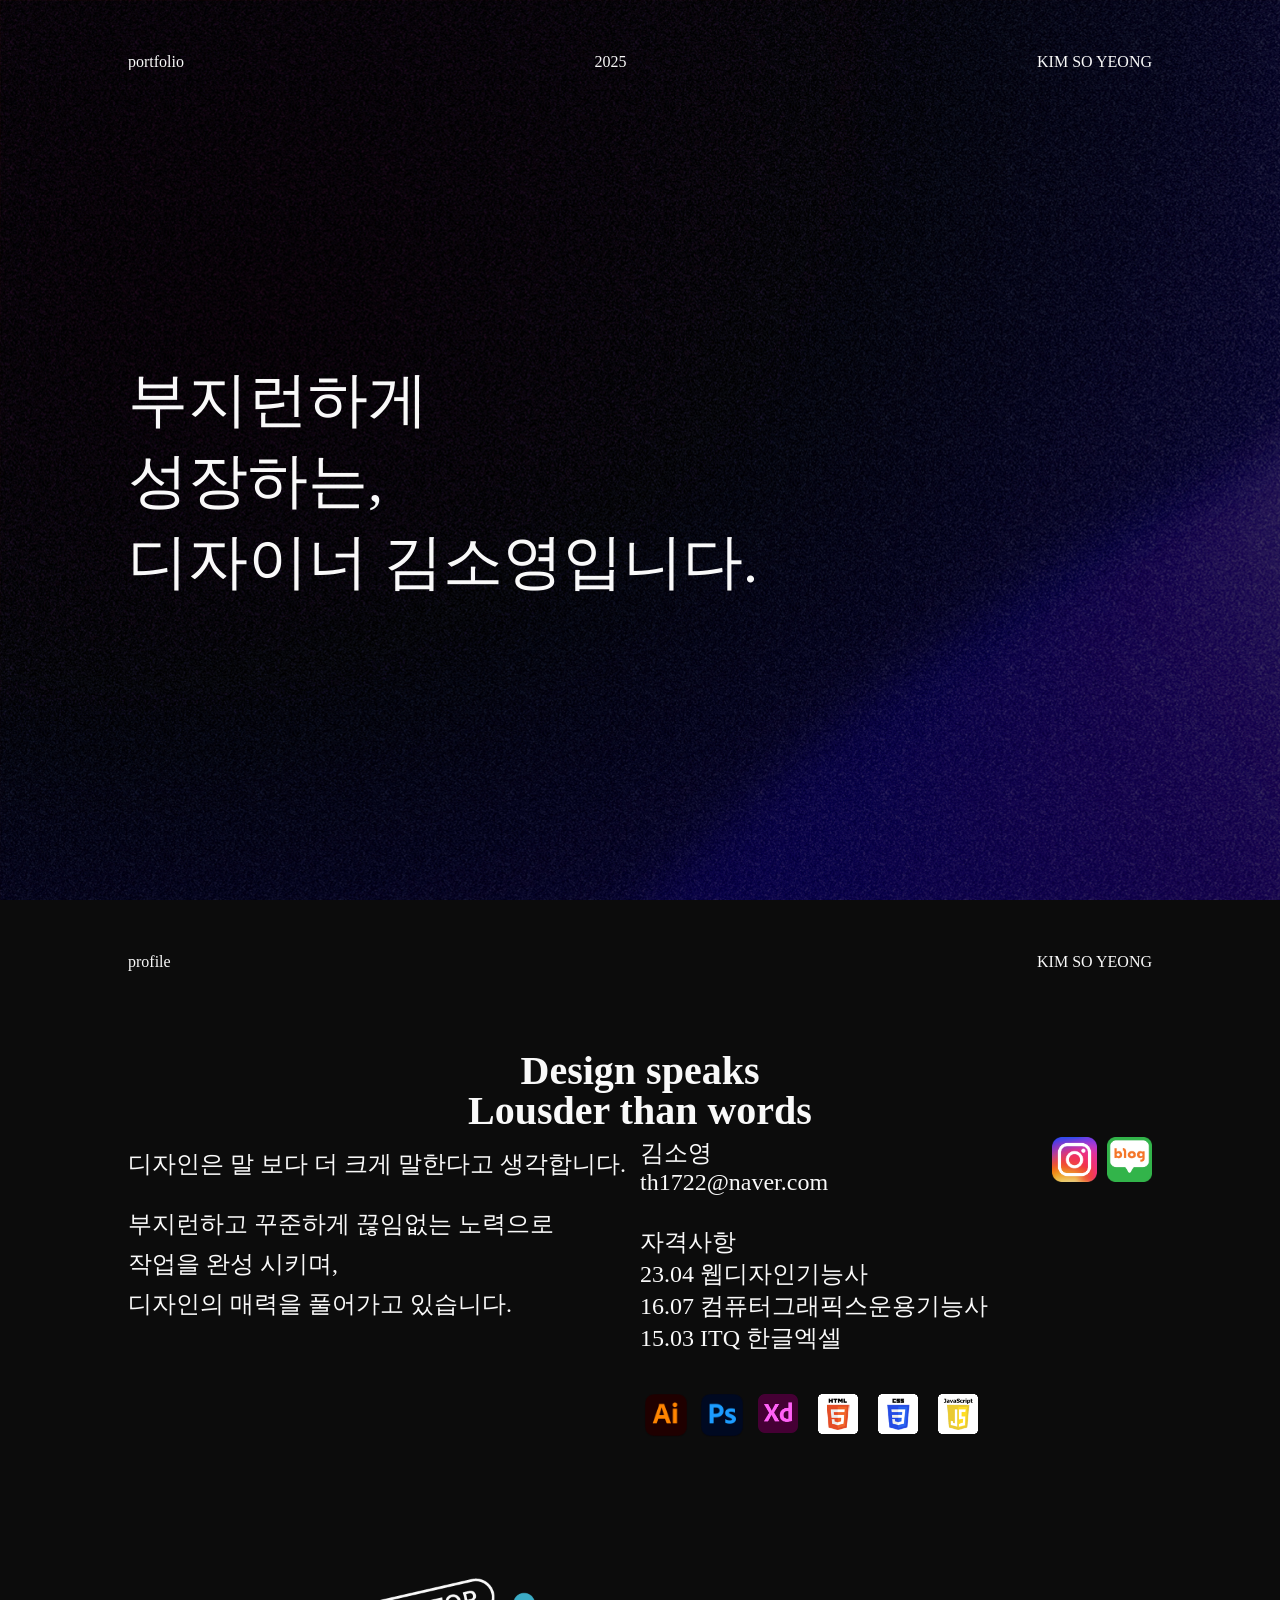
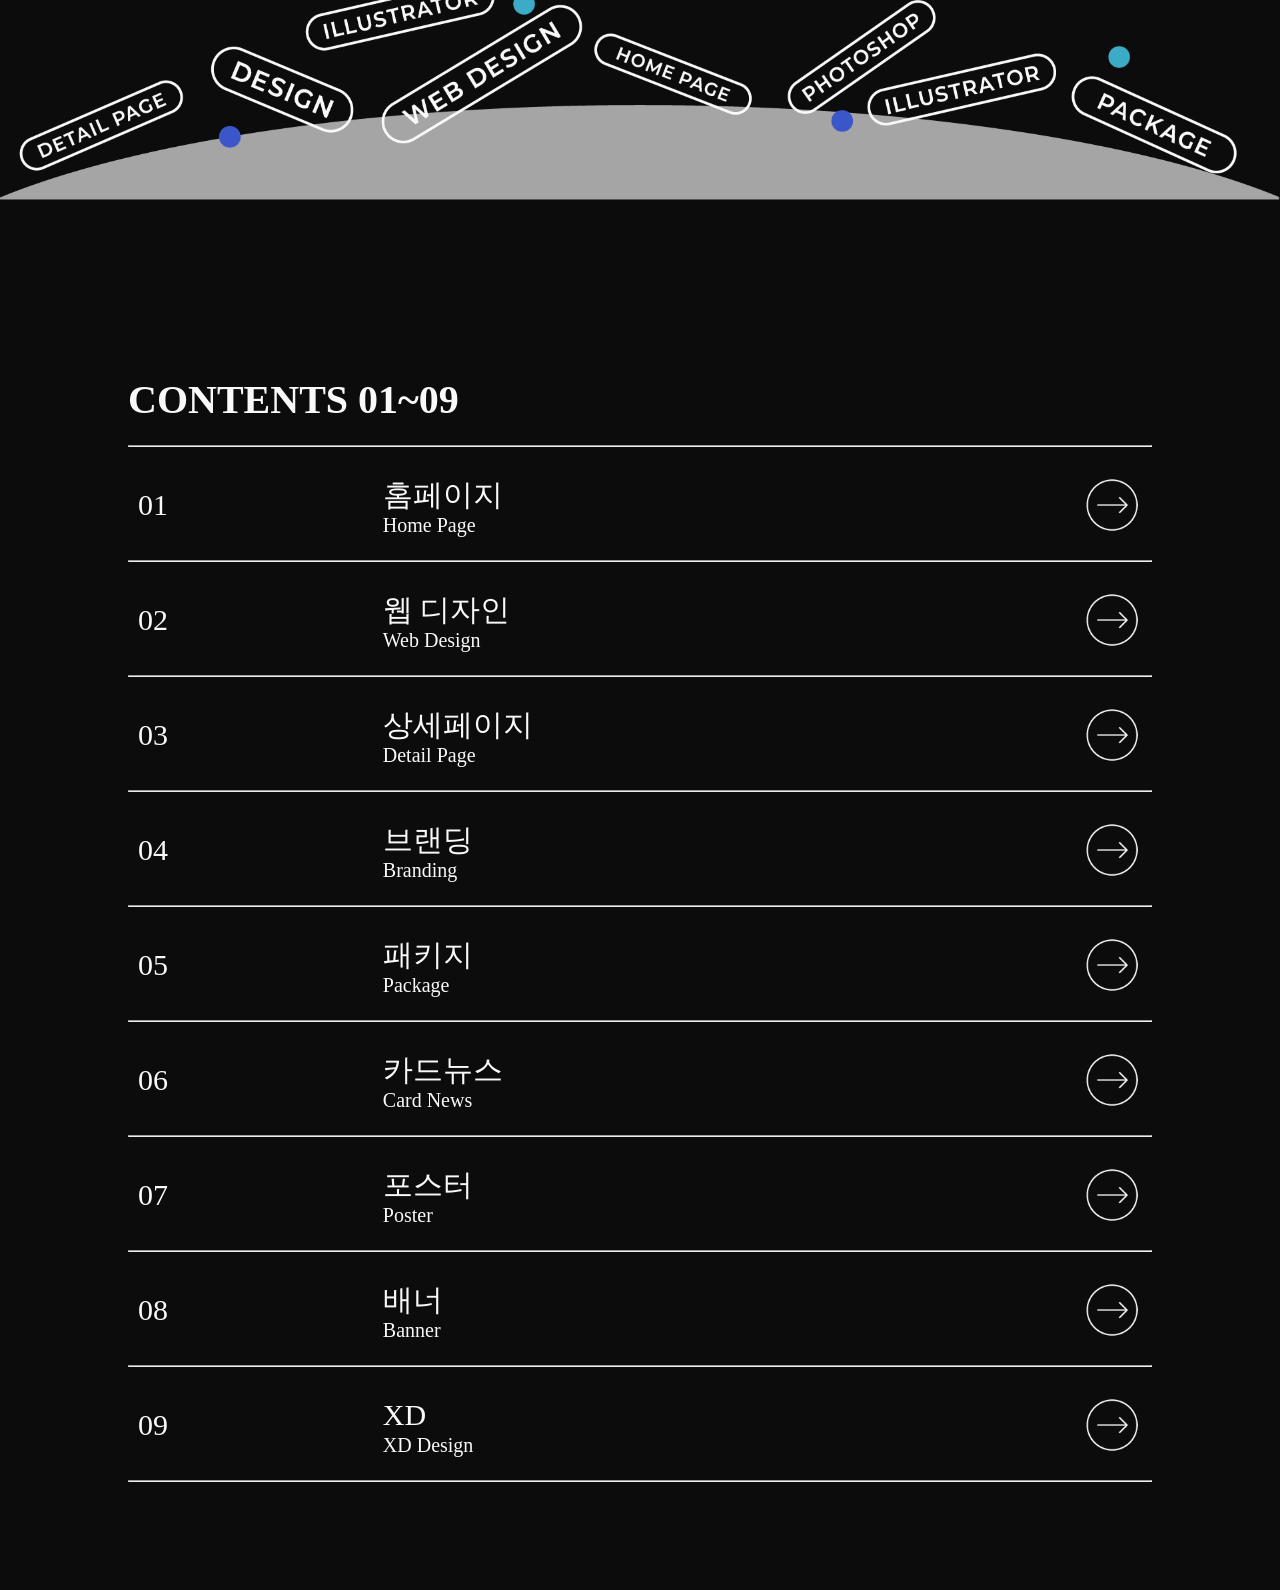
<file: index.html>
<!DOCTYPE html>
<html lang="ko">

<head>
    <meta charset="UTF-8">
    <meta name="viewport" content="width=device-width, initial-scale=1.0">
    <title>portfolio</title>
    <script src="https://code.jquery.com/jquery-3.7.1.min.js"></script>
    <script src="js/script.js" type="text/javascript"></script>
    <link rel="preconnect" href="https://cdn.jsdelivr.net/gh/Project-Noonnu/noonfonts_2107@1.1/Pretendard-Regular.woff">
    <link rel="stylesheet" href="css/reset.css">
    <link rel="stylesheet" href="css/style.css">
</head>
<body>
    <div id="page1">
        <div class="top-text">
            <b>portfolio</b>
            <b>2025</b>
            <b>KIM SO YEONG</b>
        </div> <!-- .top-text -->
        <p>
            <b>부지런</b>하게
            <br>
            <b>성장</b>하는,
            <br>
            디자이너 <b>김소영</b>입니다.
        </p>
    </div> <!-- #page1 -->
    <div id="page2">
        <div class="page2_topText">
            <b>profile</b>
            <b>KIM SO YEONG</b>
        </div>
        <div id="profile-mainText">
            <p>Design speaks</p>
            <p>Lousder than words</p>
        </div>
        <p>
            디자인은 말 보다 더 크게 말한다고 생각합니다.
            <br>
            부지런하고 꾸준하게 끊임없는 노력으로
            <br>
            작업을 완성 시키며,
            <br>
            디자인의 매력을 풀어가고 있습니다.
        </p>
        <div id="profile">
            <p>
                김소영
                <br>
                th1722@naver.com
            </p>
            <img src="images/sns_icon2.png" alt="sns_icon2">
            <img src="images/sns_icon1.png" alt="sns_icon1">
            <p>
                자격사항
                <br>
                23.04 웹디자인기능사
                <br>
                16.07 컴퓨터그래픽스운용기능사
                <br>
                15.03 ITQ 한글엑셀
            </p>
            <div class="skill">
                <img src="images/skill_icon1.png" alt="skill_icon1">
                <img src="images/skill_icon2.png" alt="skill_icon2">
                <img src="images/skill_icon3.png" alt="skill_icon3">
                <img src="images/skill_icon4.png" alt="skill_icon4">
                <img src="images/skill_icon5.png" alt="skill_icon5">
                <img src="images/skill_icon6.png" alt="skill_icon6">
            </div>
        </div> <!-- 프로필 내용 -->
        <img class="bottom-img" src="images/page2-background23.png" alt="page2-background23">
    </div> <!-- #page2 -->
    <div id="page3">
        <div id="content-box">
            <h1>CONTENTS 01~09</h1>
            <hr>
            <ul class="contents-text">
                <li>01</li>
                <li>
                    홈페이지
                    <br>
                    Home Page
                </li>
                <li><a href="index1.html" target="_blank"><img src="images/button.png" alt="button"></a></li>
            </ul>
            <hr>
            <ul class="contents-text">
                <li>02</li>
                <li>
                    웹 디자인
                    <br>
                    Web Design
                </li>
                <li><a href="index2.html" target="_blank"><img src="images/button.png" alt="button"></a></li>
            </ul>
            <hr>
            <ul class="contents-text">
                <li>03</li>
                <li>
                    상세페이지
                    <br>
                    Detail Page
                </li>
                <li><a href="index3.html" target="_blank"><img src="images/button.png" alt="button"></a></li>
            </ul>
            <hr>
            <ul class="contents-text">
                <li>04</li>
                <li>
                    브랜딩
                    <br>
                    Branding
                </li>
                <li><a href="index4.html" target="_blank"><img src="images/button.png" alt="button"></a></li>
            </ul>
            <hr>
            <ul class="contents-text">
                <li>05</li>
                <li>
                    패키지
                    <br>
                    Package
                </li>
                <li><a href="index5.html" target="_blank"><img src="images/button.png" alt="button"></a></li>
            </ul>
            <hr>
            <ul class="contents-text">
                <li>06</li>
                <li>
                    카드뉴스
                    <br>
                    Card News
                </li>
                <li><a href="index9.html" target="_blank"><img src="images/button.png" alt="button"></a></li>
            </ul>
            <hr>
            <ul class="contents-text">
                <li>07</li>
                <li>
                    포스터
                    <br>
                    Poster
                </li>
                <li><a href="index6.html" target="_blank"><img src="images/button.png" alt="button"></a></li>
            </ul>
            <hr>
            <ul class="contents-text">
                <li>08</li>
                <li>
                    배너
                    <br>
                    Banner
                </li>
                <li><a href="index7.html" target="_blank"><img src="images/button.png" alt="button"></a></li>
            </ul>
            <hr>
            <ul class="contents-text">
                <li>09</li>
                <li>
                    XD
                    <br>
                    XD Design
                </li>
                <li><a href="index8.html" target="_blank"><img src="images/button.png" alt="button"></a></li>
            </ul>
            <hr>
        </div> <!-- #content-box -->
    </div> <!-- #page3 -->
</body>

</html>
</file>
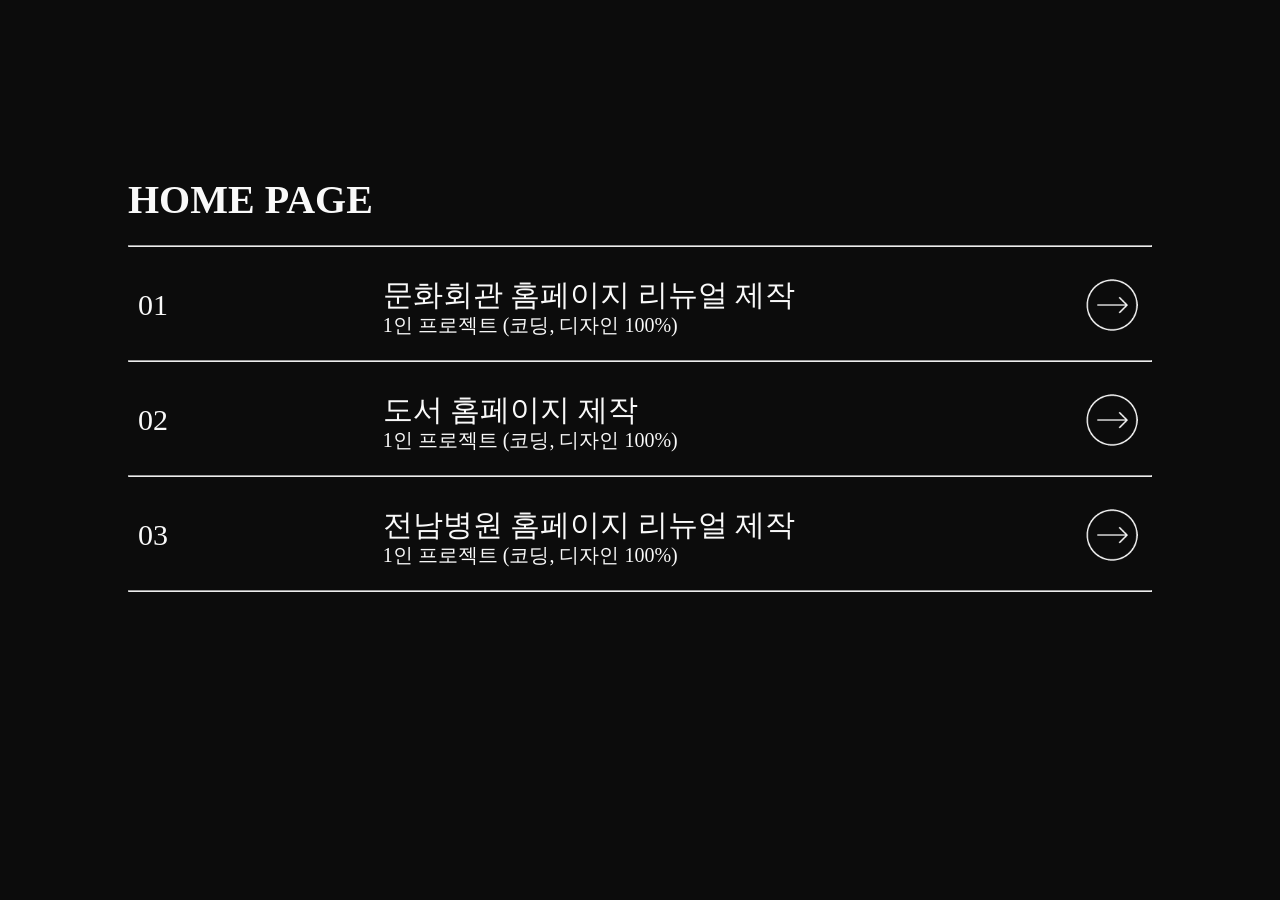
<file: index1.html>
<!DOCTYPE html>
<html lang="ko">

<head>
    <meta charset="UTF-8">
    <meta name="viewport" content="width=device-width, initial-scale=1.0">
    <title>portfolio</title>
    <script src="https://code.jquery.com/jquery-3.7.1.min.js"></script>
    <script src="js/script.js" type="text/javascript"></script>
    <link rel="preconnect" href="https://cdn.jsdelivr.net/gh/Project-Noonnu/noonfonts_2107@1.1/Pretendard-Regular.woff">
    <link rel="stylesheet" href="css/reset.css">
    <link rel="stylesheet" href="css/style1.css">
</head>
<body>
    <div id="page1">
        <div id="content-box">
            <h1>HOME PAGE</h1>
            <hr>
            <ul class="contents-text">
                <li>01</li>
                <li>
                    문화회관 홈페이지 리뉴얼 제작
                    <br>
                    1인 프로젝트 (코딩, 디자인 100%)
                </li>
                <li><a href="https://soyeong121.github.io/renewal1/" target="_blank"><img src="images/button.png" alt="button"></a></li>
            </ul>
            <hr>
            <ul class="contents-text">
                <li>02</li>
                <li>
                    도서 홈페이지 제작
                    <br>
                    1인 프로젝트 (코딩, 디자인 100%)
                </li>
                <li><a href="https://soyeong121.github.io/newhomepage/" target="_blank"><img src="images/button.png" alt="button"></a></li>
            </ul>
            <hr>
            <ul class="contents-text">
                <li>03</li>
                <li>
                    전남병원 홈페이지 리뉴얼 제작
                    <br>
                    1인 프로젝트 (코딩, 디자인 100%)
                </li>
                <li><a href="https://soyeong121.github.io/renewal2/" target="_blank"><img src="images/button.png" alt="button"></a></li>
            </ul>
            <hr>
        </div> <!-- #content-box -->
    </div> <!-- #page1 -->
</body>
</file>
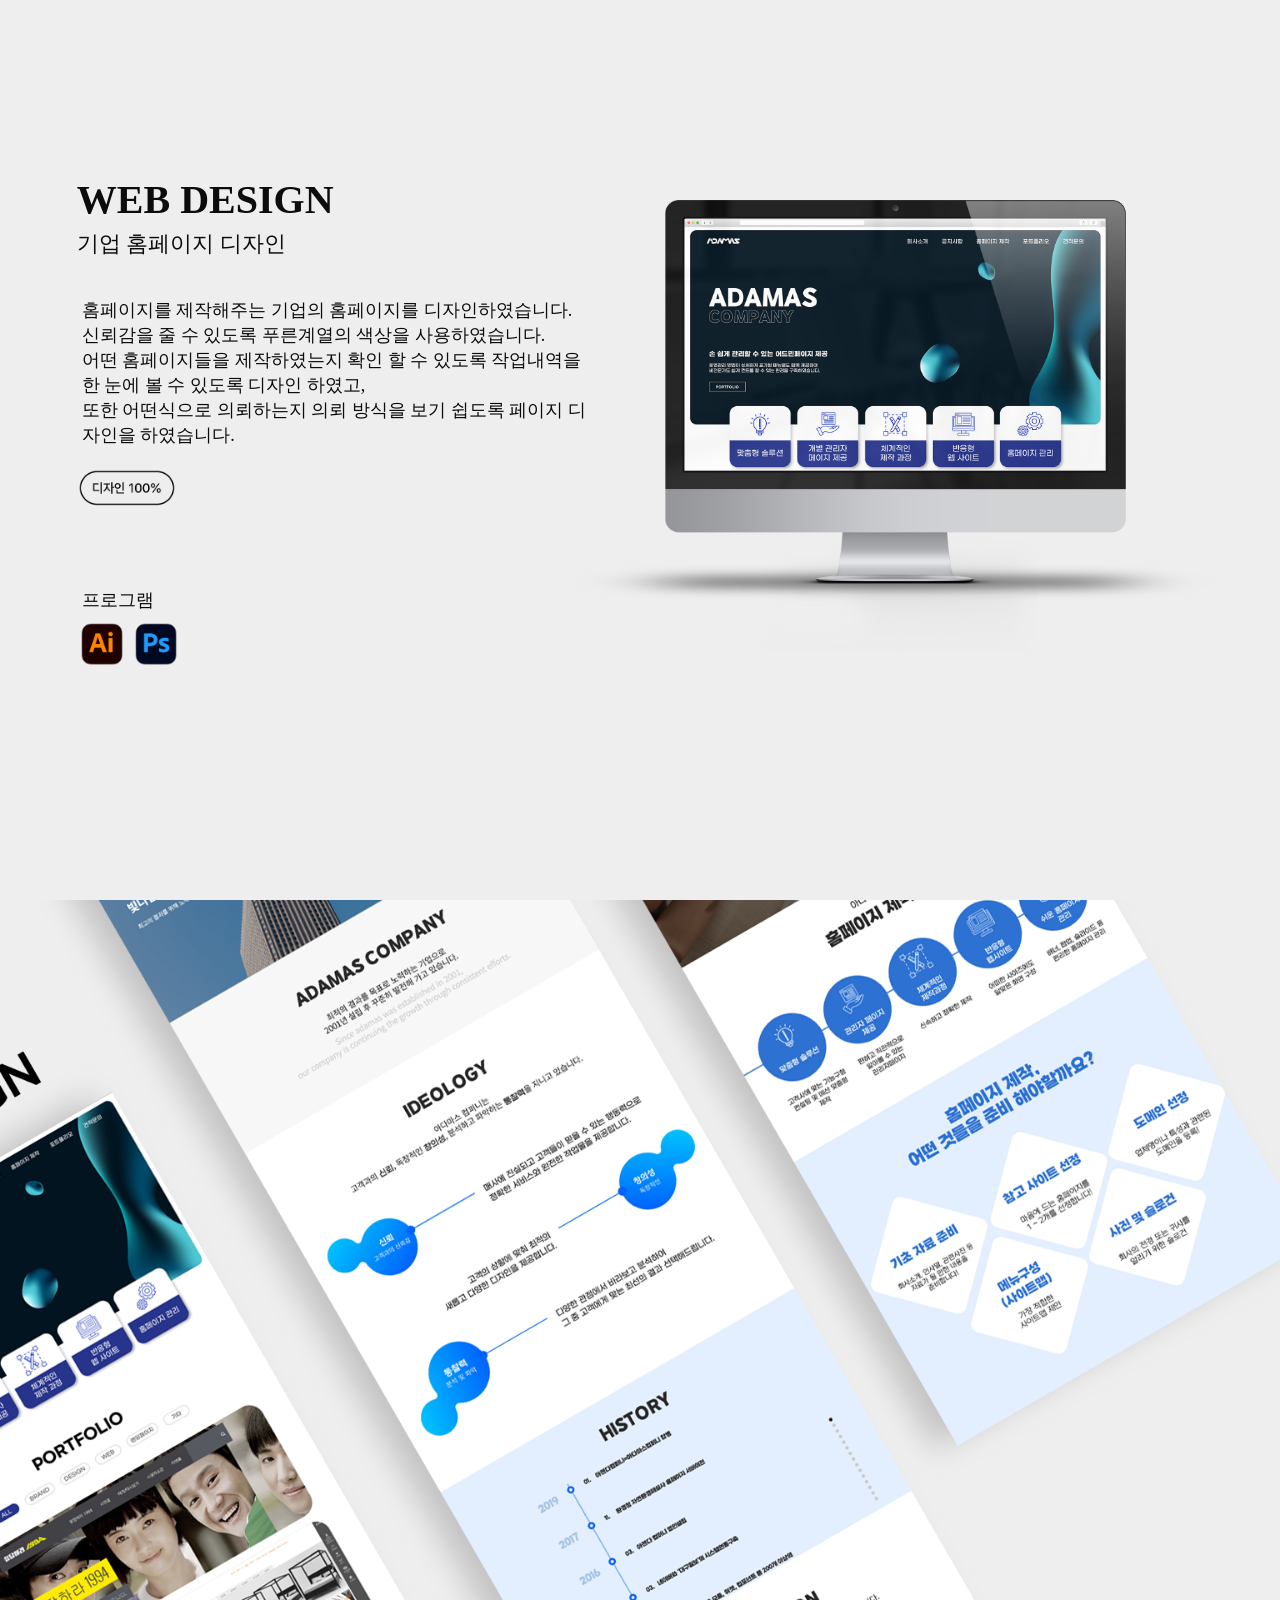
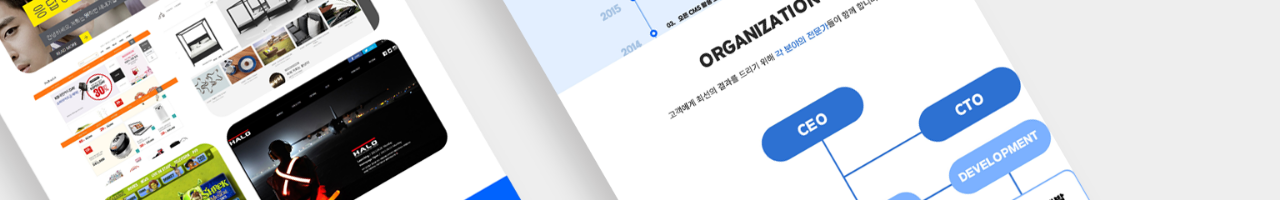
<file: index2-1.html>
<!DOCTYPE html>
<html lang="ko">

<head>
    <meta charset="UTF-8">
    <meta name="viewport" content="width=device-width, initial-scale=1.0">
    <title>portfolio</title>
    <script src="https://code.jquery.com/jquery-3.7.1.min.js"></script>
    <script src="js/script.js" type="text/javascript"></script>
    <link rel="preconnect" href="https://cdn.jsdelivr.net/gh/Project-Noonnu/noonfonts_2107@1.1/Pretendard-Regular.woff">
    <link rel="stylesheet" href="css/reset.css">
    <link rel="stylesheet" href="css/style2-1.css">
</head>
<body>
    <div id="page1">
        <div class="text">
            <h1>WEB DESIGN</h1>
            <b>기업 홈페이지 디자인</b>
            <p>
                홈페이지를 제작해주는 기업의 홈페이지를 디자인하였습니다.
                <br>
                신뢰감을 줄 수 있도록 푸른계열의 색상을 사용하였습니다.
                <br>
                어떤 홈페이지들을 제작하였는지 확인 할 수 있도록 작업내역을 한 눈에 볼 수 있도록 디자인 하였고,
                <br>
                또한 어떤식으로 의뢰하는지 의뢰 방식을 보기 쉽도록 페이지 디자인을 하였습니다.
            </p>
            <img src="images/design100.png" alt="design100">
            <p>프로그램</p>
            <img src="images/skill_icon1.png" alt="skill_icon1">
            <img src="images/skill_icon2.png" alt="skill_icon2">
        </div> <!-- .text -->
        <div class="img">
            <img src="images/webdesign_11.png" alt="webdesign_11">
        </div> <!-- .img -->
    </div> <!-- #page1 -->
    <div id="page2">
        <img src="images/webdesign_21.png" alt="webdesign_21">
    </div> <!-- #page2 -->
</body>
</file>
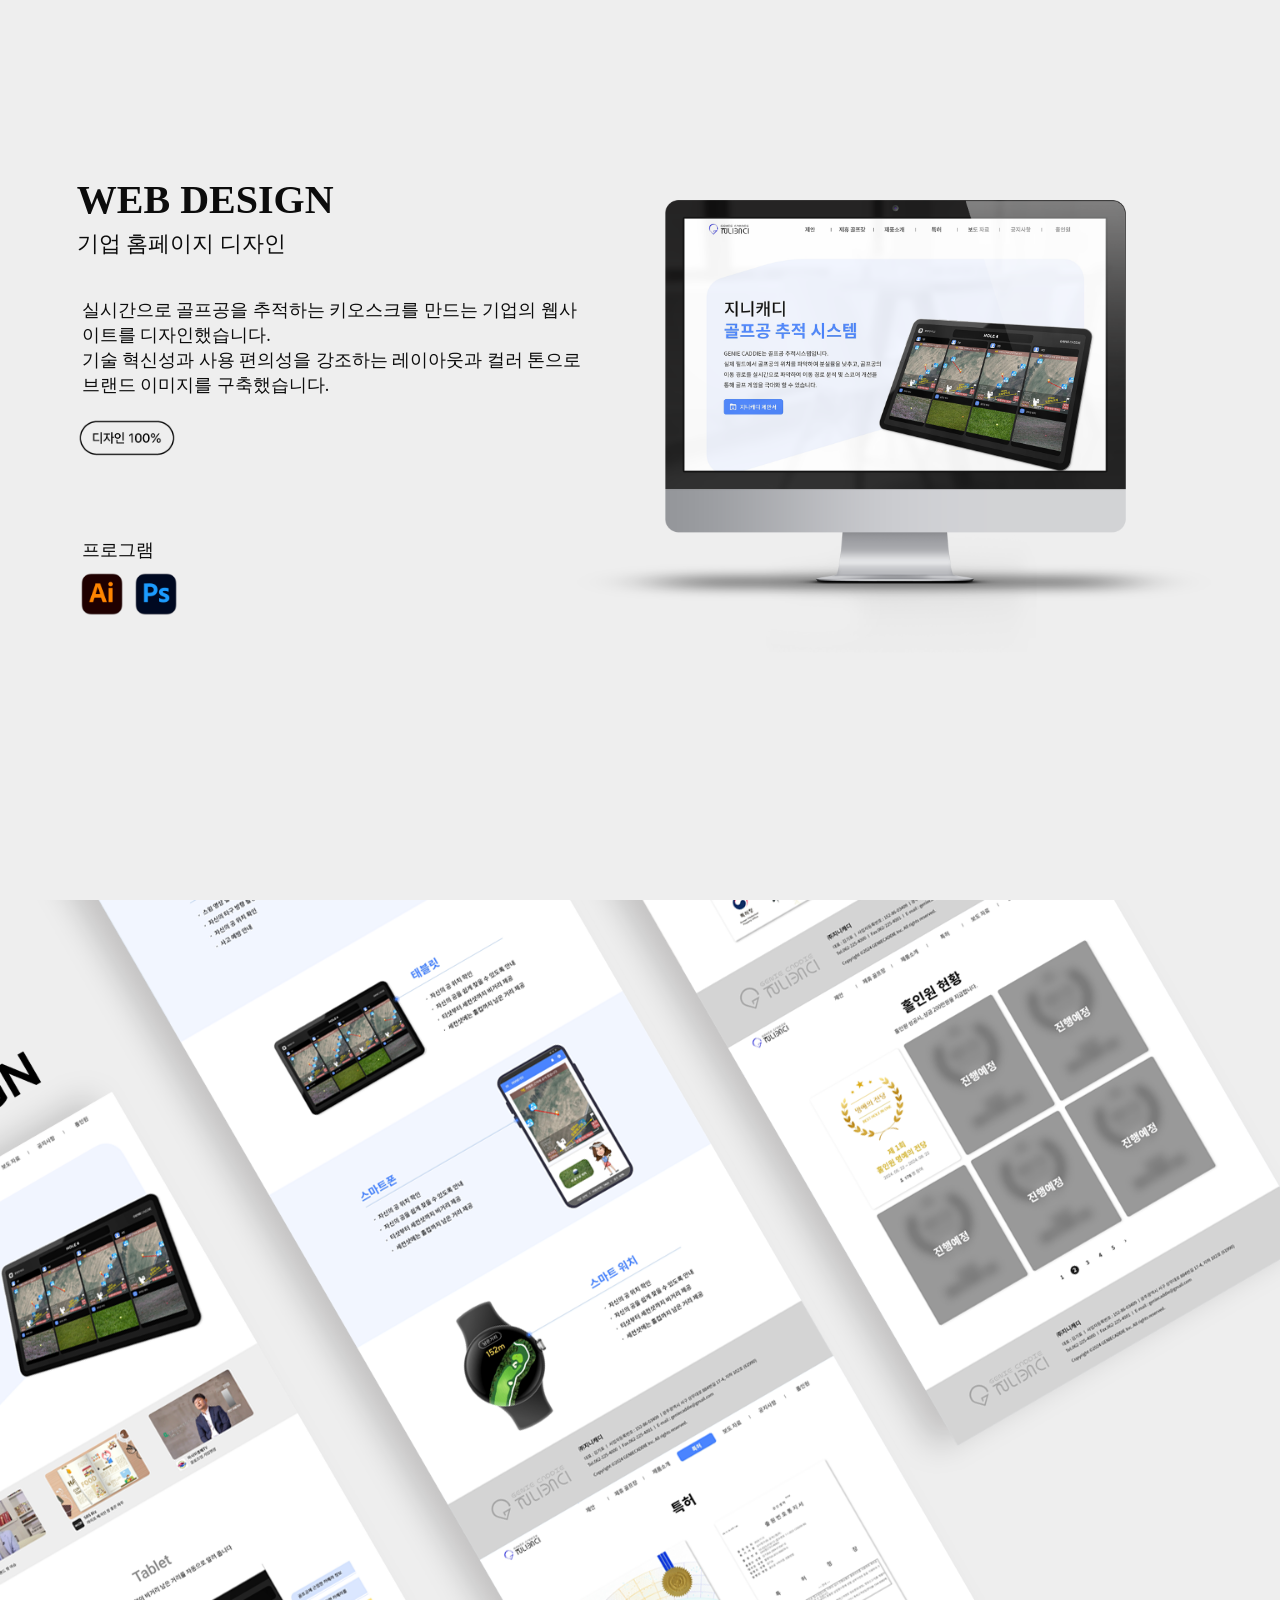
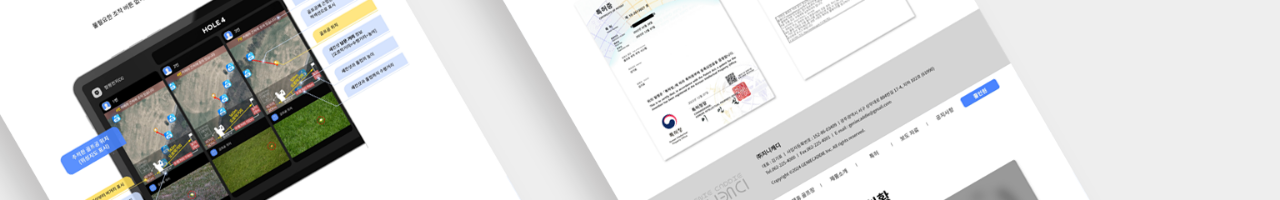
<file: index2-2.html>
<!DOCTYPE html>
<html lang="ko">

<head>
    <meta charset="UTF-8">
    <meta name="viewport" content="width=device-width, initial-scale=1.0">
    <title>portfolio</title>
    <script src="https://code.jquery.com/jquery-3.7.1.min.js"></script>
    <script src="js/script.js" type="text/javascript"></script>
    <link rel="preconnect" href="https://cdn.jsdelivr.net/gh/Project-Noonnu/noonfonts_2107@1.1/Pretendard-Regular.woff">
    <link rel="stylesheet" href="css/reset.css">
    <link rel="stylesheet" href="css/style2-1.css">
</head>
<body>
    <div id="page1">
        <div class="text">
            <h1>WEB DESIGN</h1>
            <b>기업 홈페이지 디자인</b>
            <p>
                실시간으로 골프공을 추적하는 키오스크를 만드는 기업의 웹사이트를 디자인했습니다.
                <br>
                기술 혁신성과 사용 편의성을 강조하는 레이아웃과 컬러 톤으로 브랜드 이미지를 구축했습니다.
            </p>
            <img src="images/design100.png" alt="design100">
            <p>프로그램</p>
            <img src="images/skill_icon1.png" alt="skill_icon1">
            <img src="images/skill_icon2.png" alt="skill_icon2">
        </div> <!-- .text -->
        <div class="img">
            <img src="images/webdesign_12.png" alt="webdesign_12">
        </div> <!-- .img -->
    </div> <!-- #page1 -->
    <div id="page2">
        <img src="images/webdesign_22.png" alt="webdesign_22">
    </div> <!-- #page2 -->
</body>
</file>
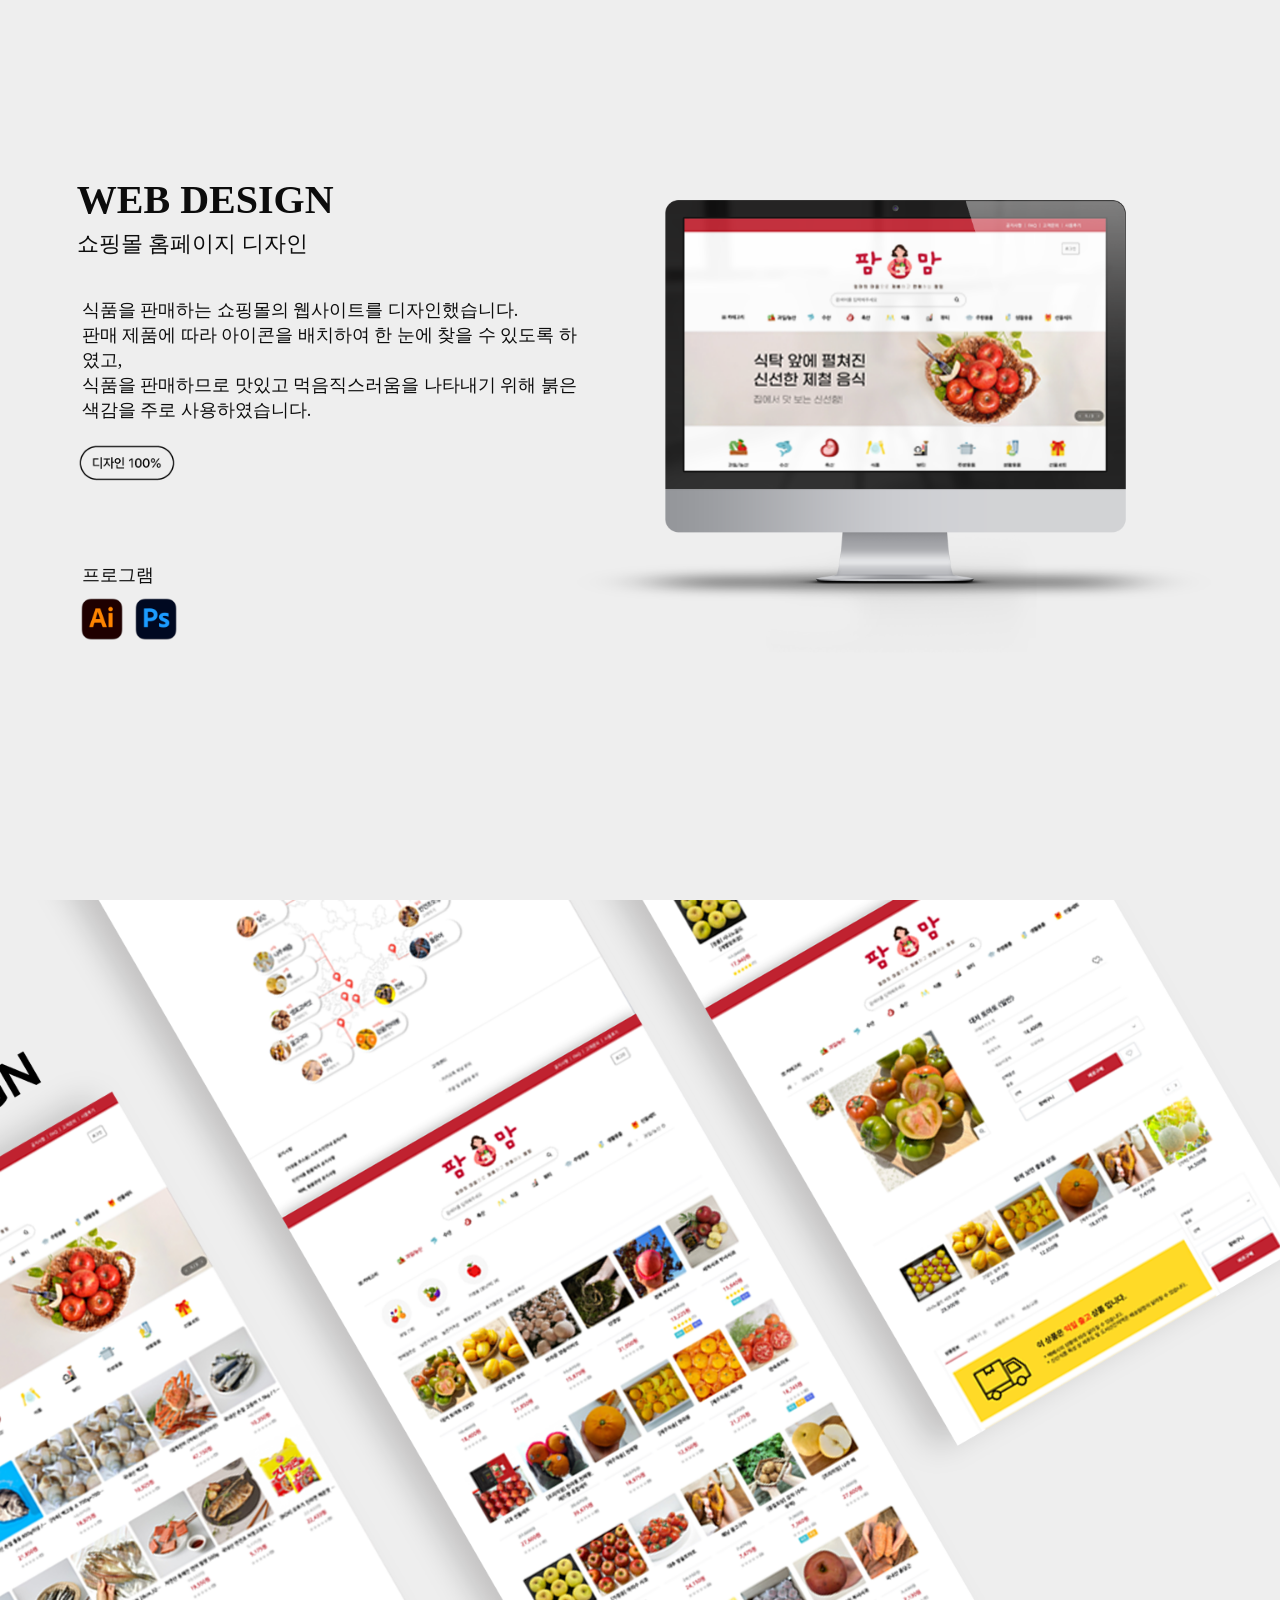
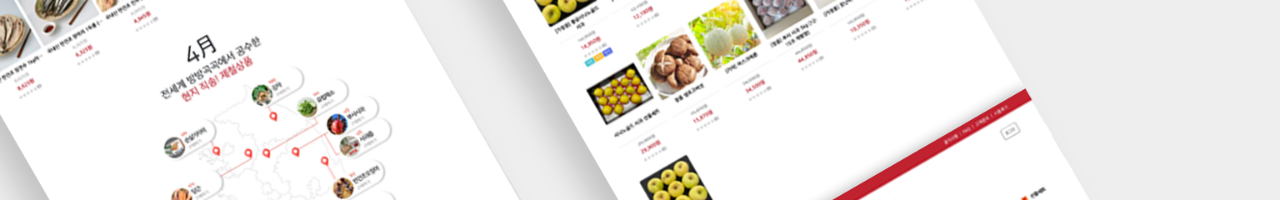
<file: index2-3.html>
<!DOCTYPE html>
<html lang="ko">

<head>
    <meta charset="UTF-8">
    <meta name="viewport" content="width=device-width, initial-scale=1.0">
    <title>portfolio</title>
    <script src="https://code.jquery.com/jquery-3.7.1.min.js"></script>
    <script src="js/script.js" type="text/javascript"></script>
    <link rel="preconnect" href="https://cdn.jsdelivr.net/gh/Project-Noonnu/noonfonts_2107@1.1/Pretendard-Regular.woff">
    <link rel="stylesheet" href="css/reset.css">
    <link rel="stylesheet" href="css/style2-1.css">
</head>
<body>
    <div id="page1">
        <div class="text">
            <h1>WEB DESIGN</h1>
            <b>쇼핑몰 홈페이지 디자인</b>
            <p>
                식품을 판매하는 쇼핑몰의 웹사이트를 디자인했습니다.
                <br>
                판매 제품에 따라 아이콘을 배치하여 한 눈에 찾을 수 있도록 하였고,
                <br>
                식품을 판매하므로 맛있고 먹음직스러움을 나타내기 위해 붉은색감을 주로 사용하였습니다.
            </p>
            <img src="images/design100.png" alt="design100">
            <p>프로그램</p>
            <img src="images/skill_icon1.png" alt="skill_icon1">
            <img src="images/skill_icon2.png" alt="skill_icon2">
        </div> <!-- .text -->
        <div class="img">
            <img src="images/webdesign_13.png" alt="webdesign_13">
        </div> <!-- .img -->
    </div> <!-- #page1 -->
    <div id="page2">
        <img src="images/webdesign_23.png" alt="webdesign_23">
    </div> <!-- #page2 -->
</body>
</file>
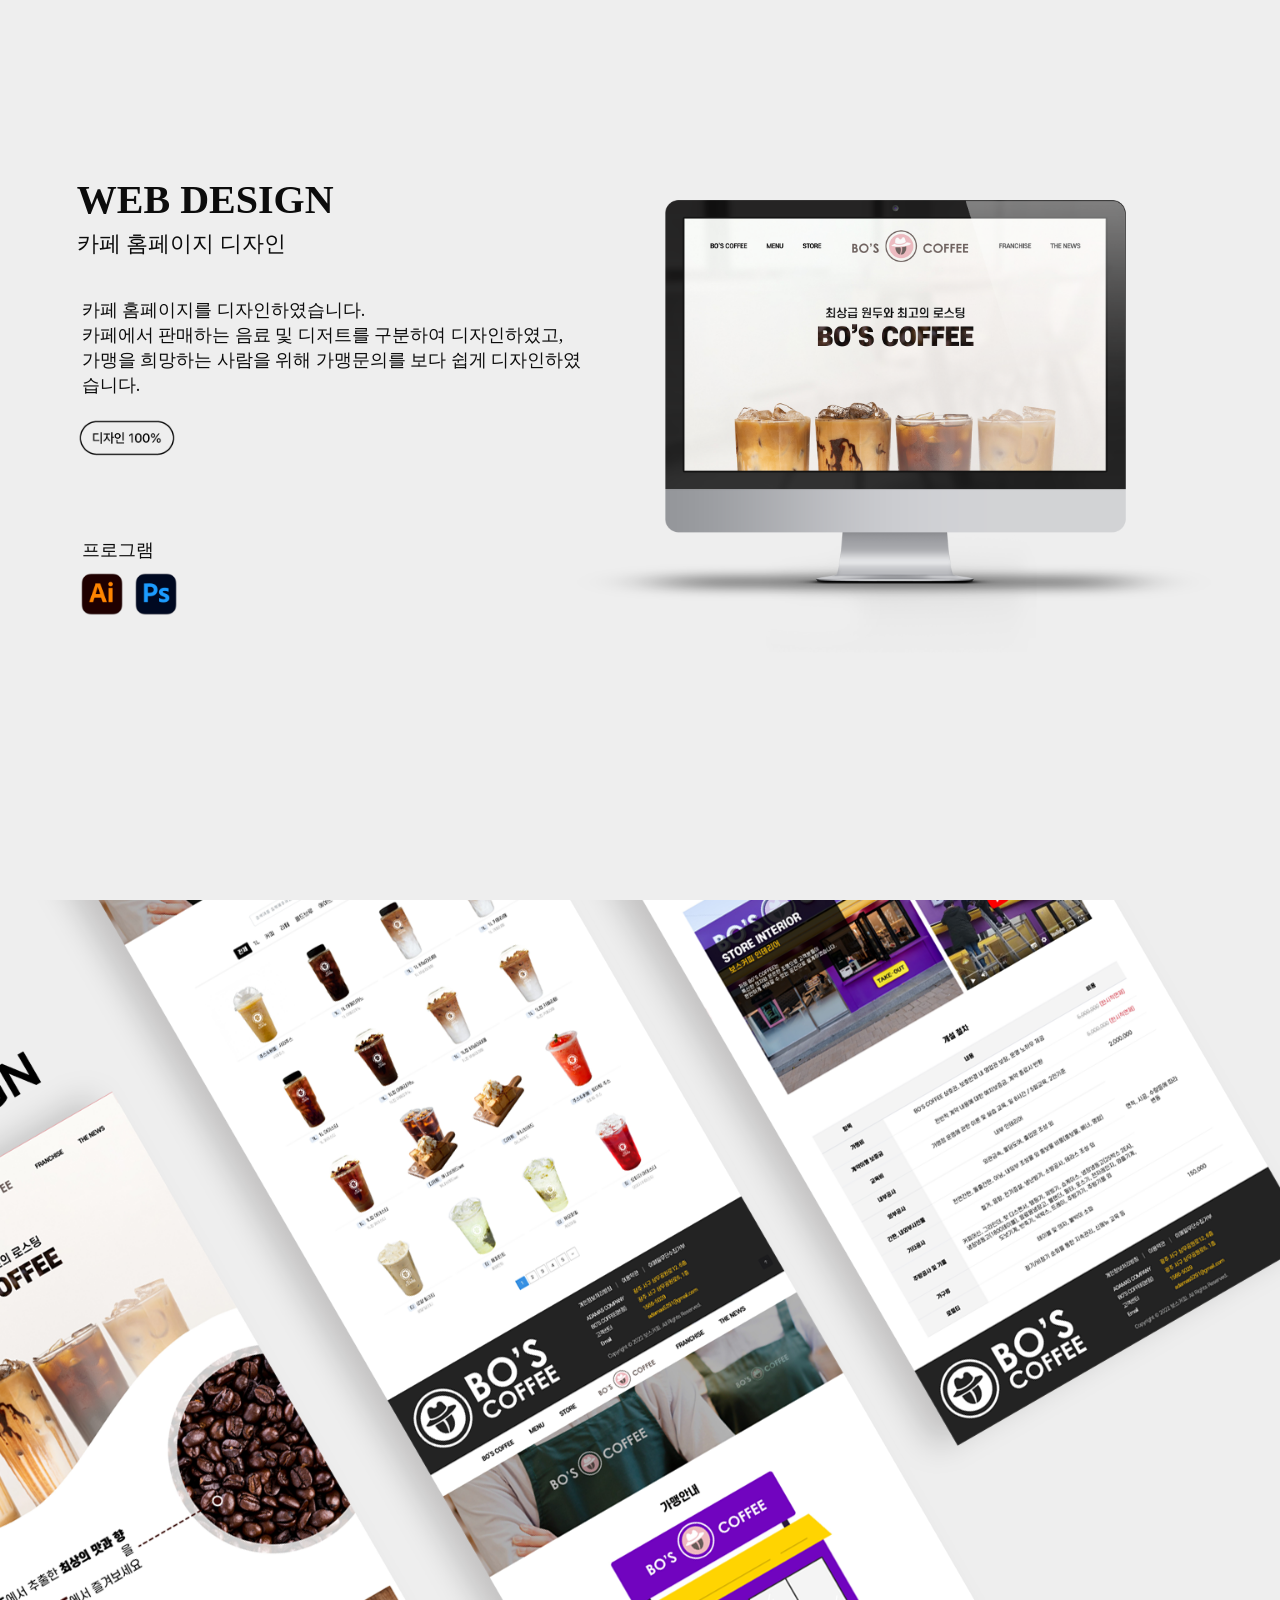
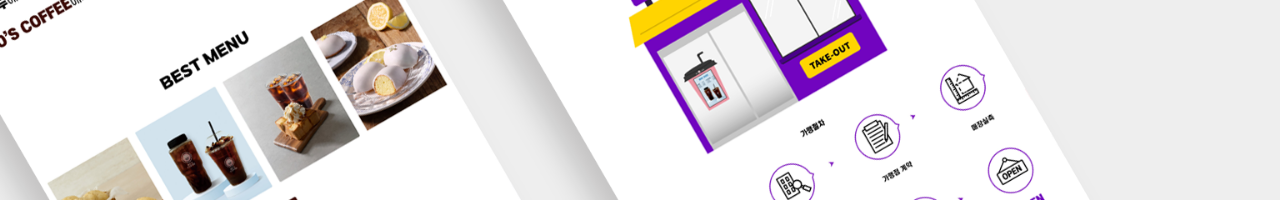
<file: index2-4.html>
<!DOCTYPE html>
<html lang="ko">

<head>
    <meta charset="UTF-8">
    <meta name="viewport" content="width=device-width, initial-scale=1.0">
    <title>portfolio</title>
    <script src="https://code.jquery.com/jquery-3.7.1.min.js"></script>
    <script src="js/script.js" type="text/javascript"></script>
    <link rel="preconnect" href="https://cdn.jsdelivr.net/gh/Project-Noonnu/noonfonts_2107@1.1/Pretendard-Regular.woff">
    <link rel="stylesheet" href="css/reset.css">
    <link rel="stylesheet" href="css/style2-1.css">
</head>
<body>
    <div id="page1">
        <div class="text">
            <h1>WEB DESIGN</h1>
            <b>카페 홈페이지 디자인</b>
            <p>
                카페 홈페이지를 디자인하였습니다.
                <br>
                카페에서 판매하는 음료 및 디저트를 구분하여 디자인하였고,
                <br>
                가맹을 희망하는 사람을 위해 가맹문의를 보다 쉽게 디자인하였습니다.
            </p>
            <img src="images/design100.png" alt="design100">
            <p>프로그램</p>
            <img src="images/skill_icon1.png" alt="skill_icon1">
            <img src="images/skill_icon2.png" alt="skill_icon2">
        </div> <!-- .text -->
        <div class="img">
            <img src="images/webdesign_14.png" alt="webdesign_14">
        </div> <!-- .img -->
    </div> <!-- #page1 -->
    <div id="page2">
        <img src="images/webdesign_24.png" alt="webdesign_24">
    </div> <!-- #page2 -->
</body>
</file>
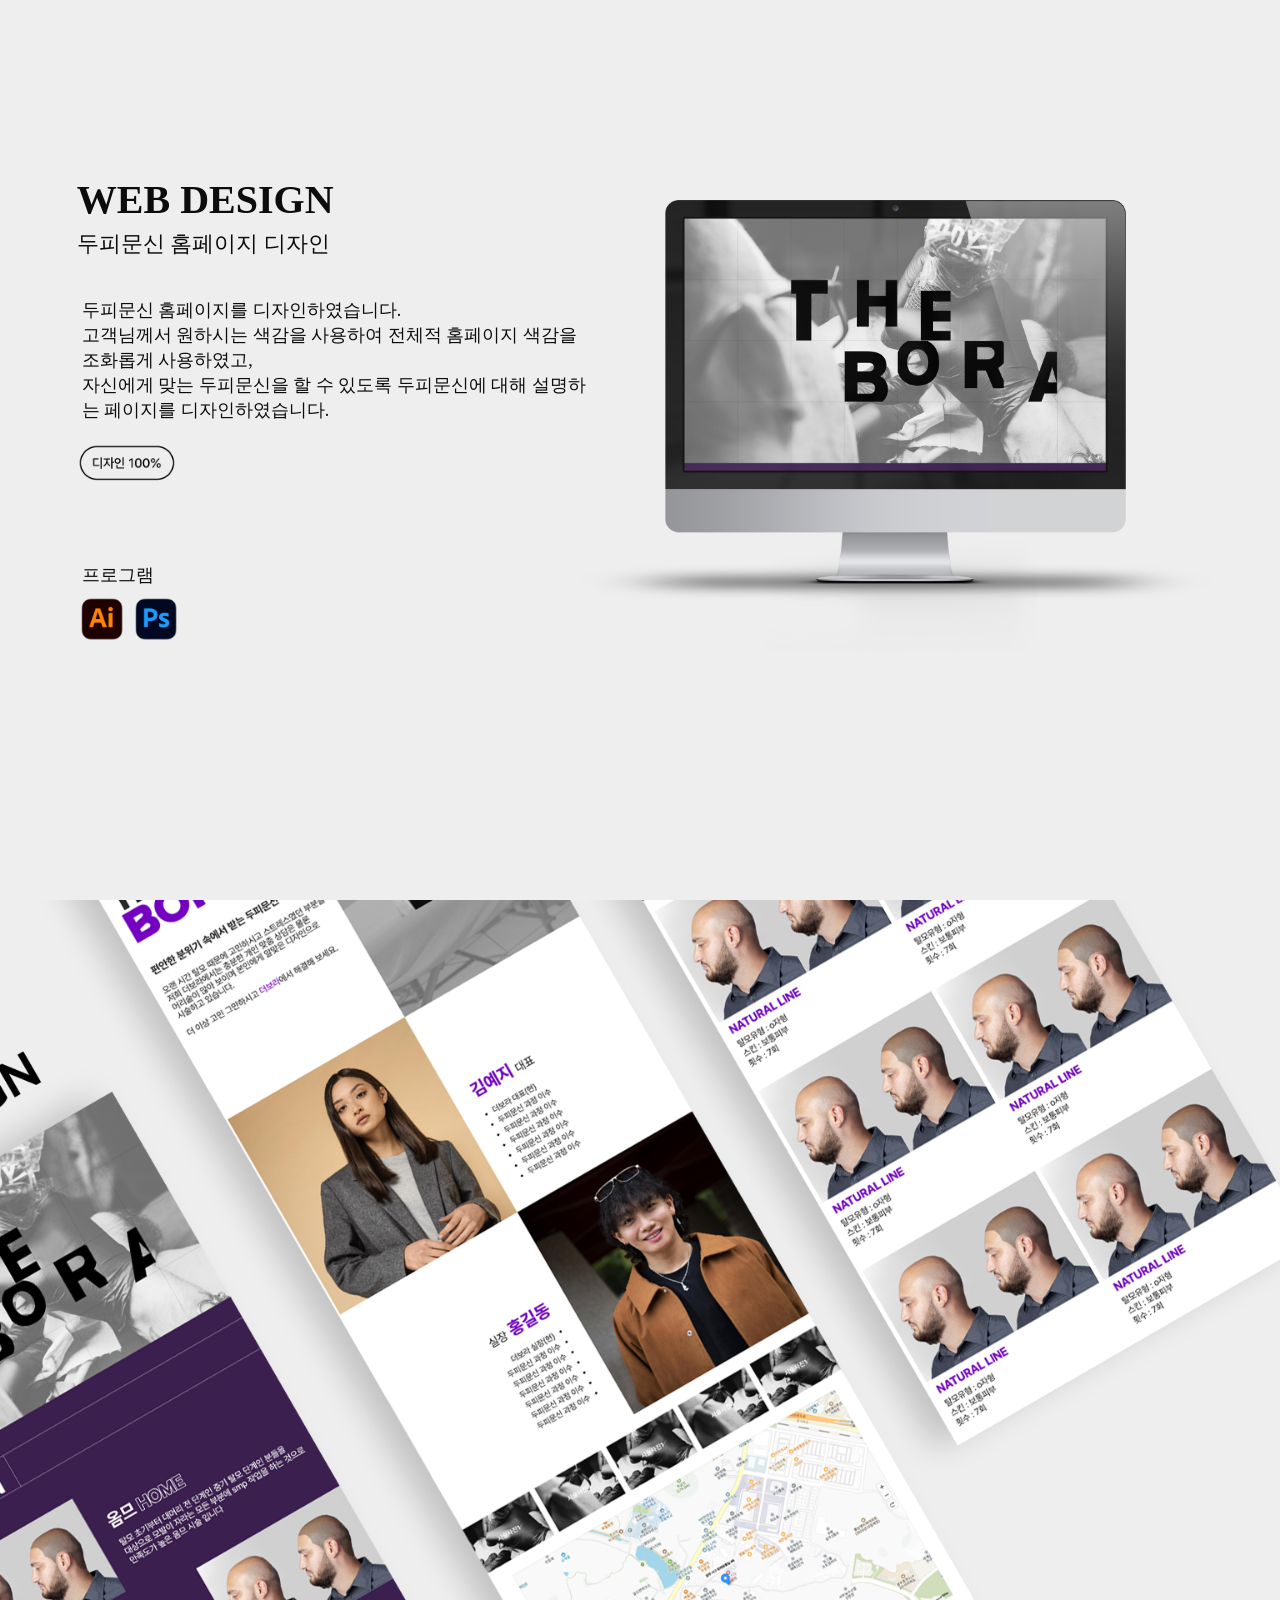
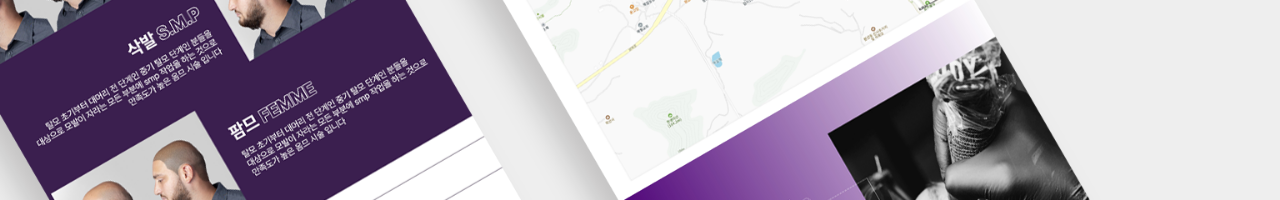
<file: index2-5.html>
<!DOCTYPE html>
<html lang="ko">

<head>
    <meta charset="UTF-8">
    <meta name="viewport" content="width=device-width, initial-scale=1.0">
    <title>portfolio</title>
    <script src="https://code.jquery.com/jquery-3.7.1.min.js"></script>
    <script src="js/script.js" type="text/javascript"></script>
    <link rel="preconnect" href="https://cdn.jsdelivr.net/gh/Project-Noonnu/noonfonts_2107@1.1/Pretendard-Regular.woff">
    <link rel="stylesheet" href="css/reset.css">
    <link rel="stylesheet" href="css/style2-1.css">
</head>
<body>
    <div id="page1">
        <div class="text">
            <h1>WEB DESIGN</h1>
            <b>두피문신 홈페이지 디자인</b>
            <p>
                두피문신 홈페이지를 디자인하였습니다.
                <br>
                고객님께서 원하시는 색감을 사용하여 전체적 홈페이지 색감을 조화롭게 사용하였고,
                <br>
                자신에게 맞는 두피문신을 할 수 있도록 두피문신에 대해 설명하는 페이지를 디자인하였습니다.
            </p>
            <img src="images/design100.png" alt="design100">
            <p>프로그램</p>
            <img src="images/skill_icon1.png" alt="skill_icon1">
            <img src="images/skill_icon2.png" alt="skill_icon2">
        </div> <!-- .text -->
        <div class="img">
            <img src="images/webdesign_15.png" alt="webdesign_14">
        </div> <!-- .img -->
    </div> <!-- #page1 -->
    <div id="page2">
        <img src="images/webdesign_25.png" alt="webdesign_24">
    </div> <!-- #page2 -->
</body>
</file>
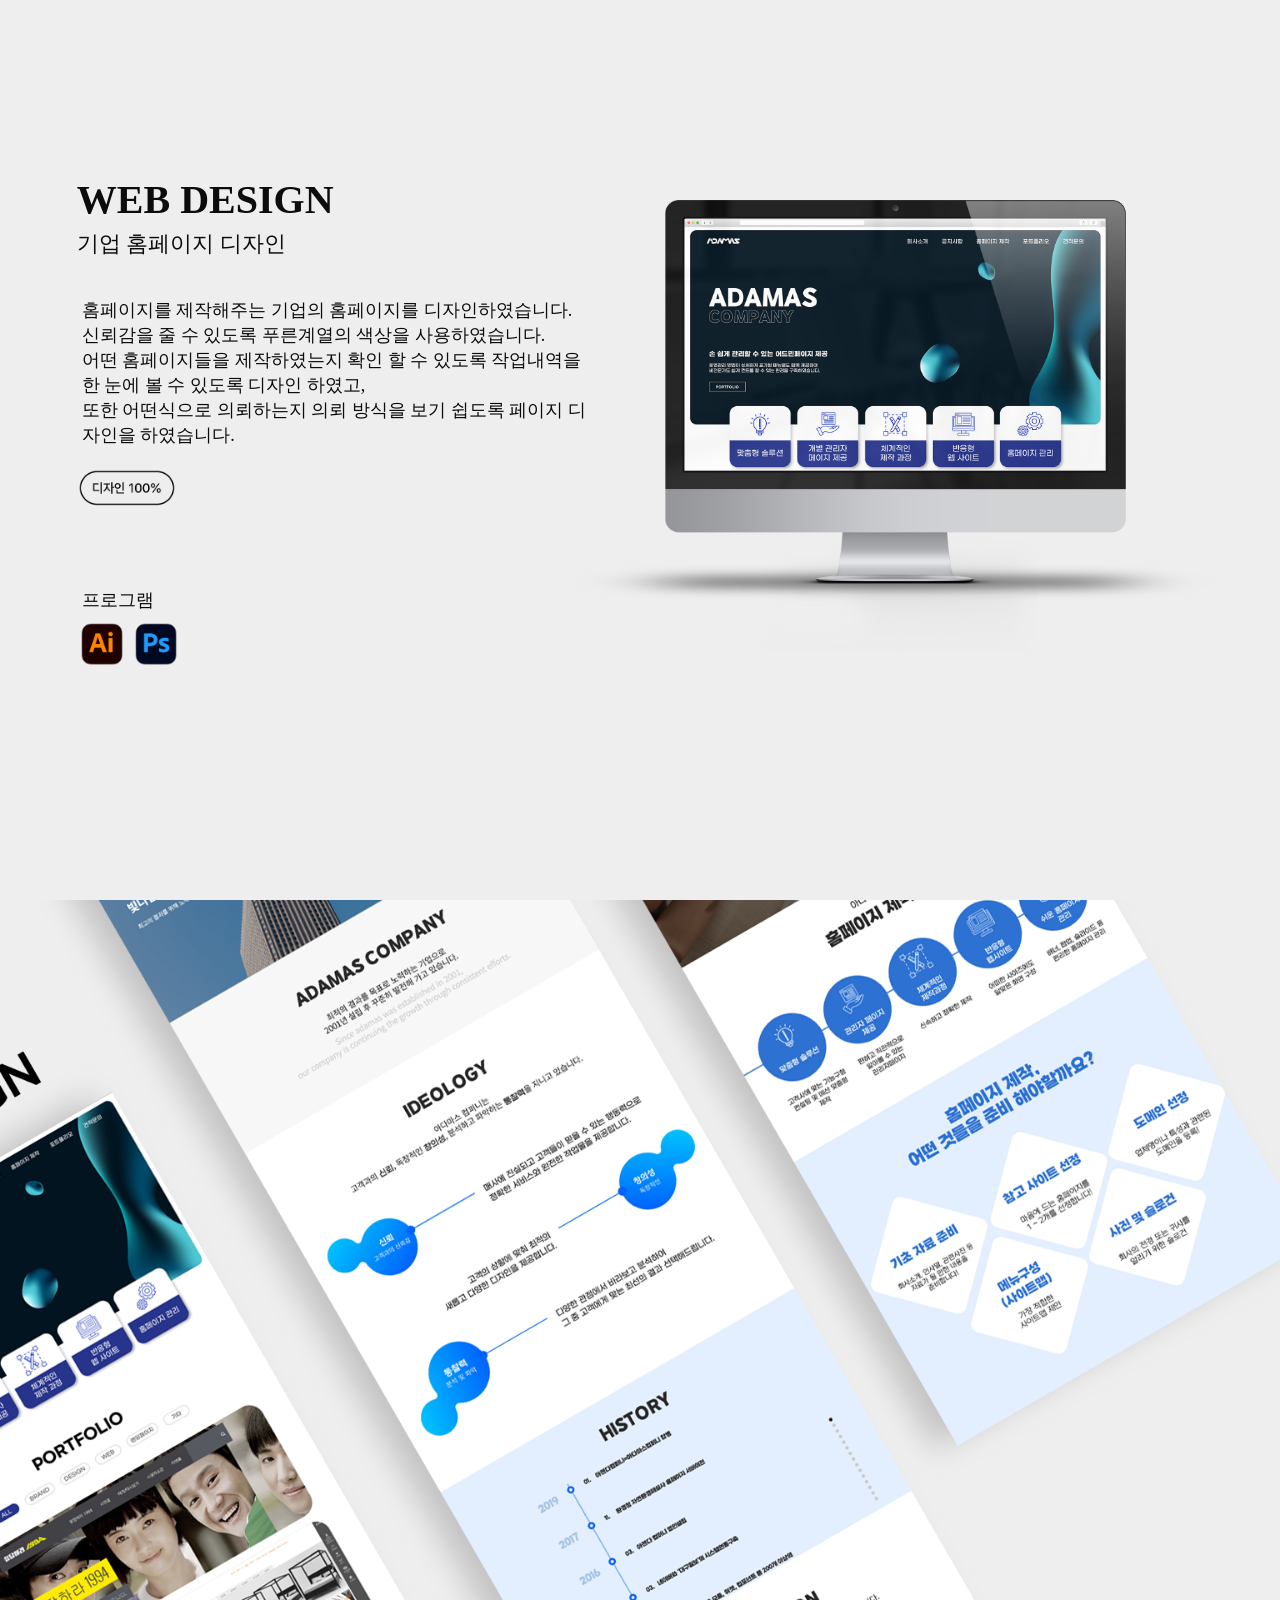
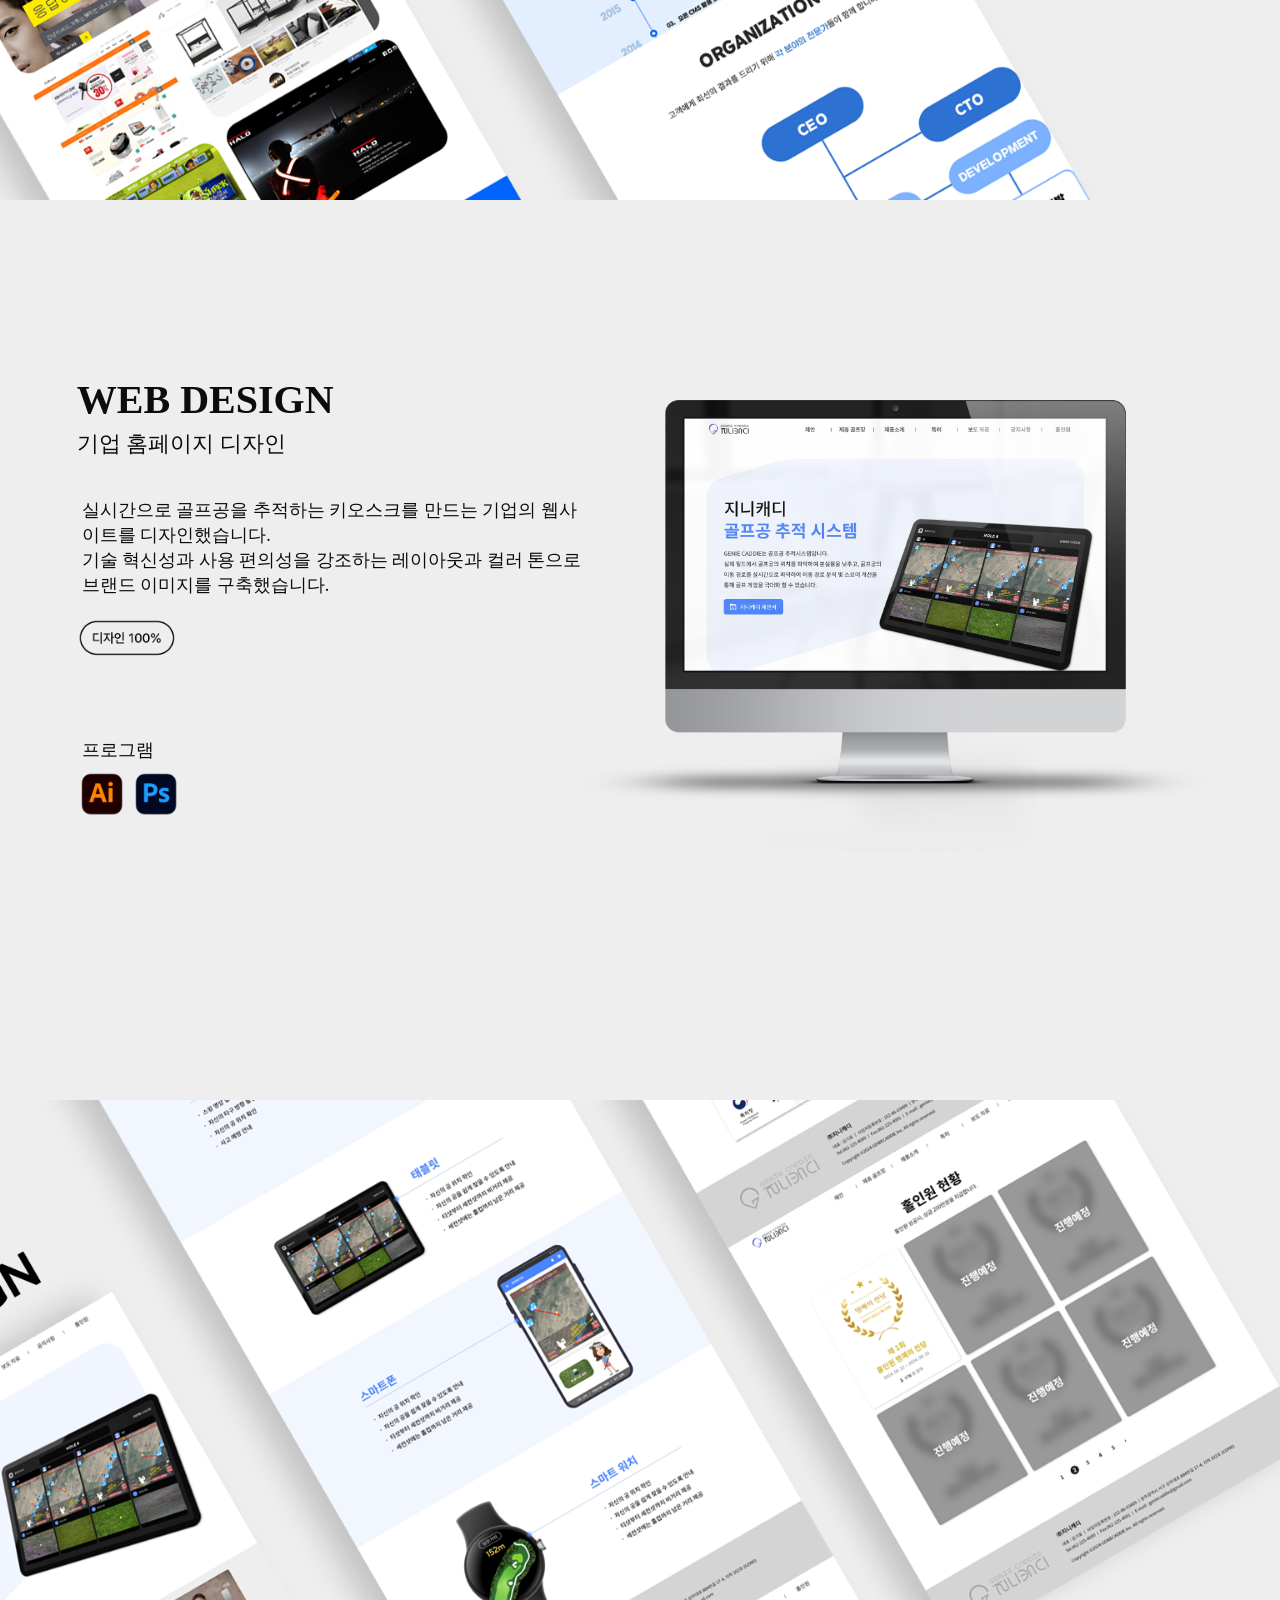
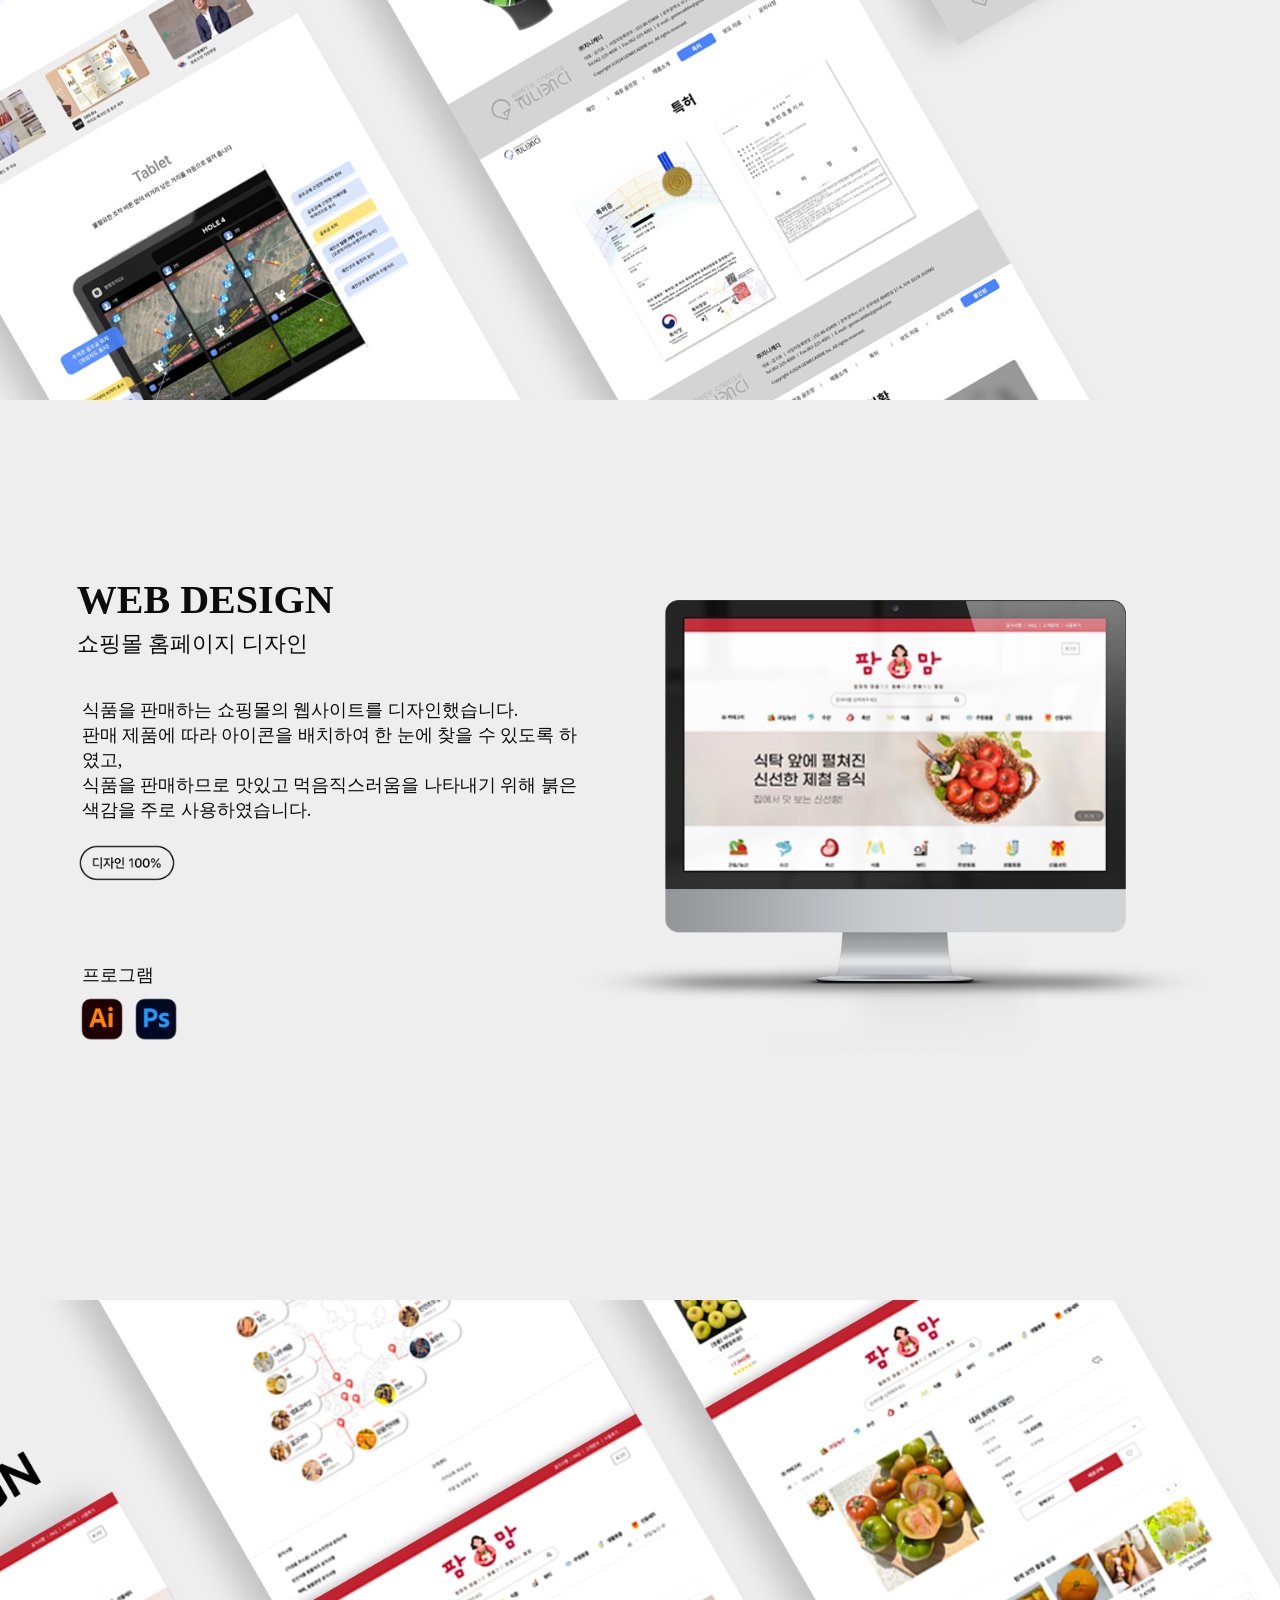
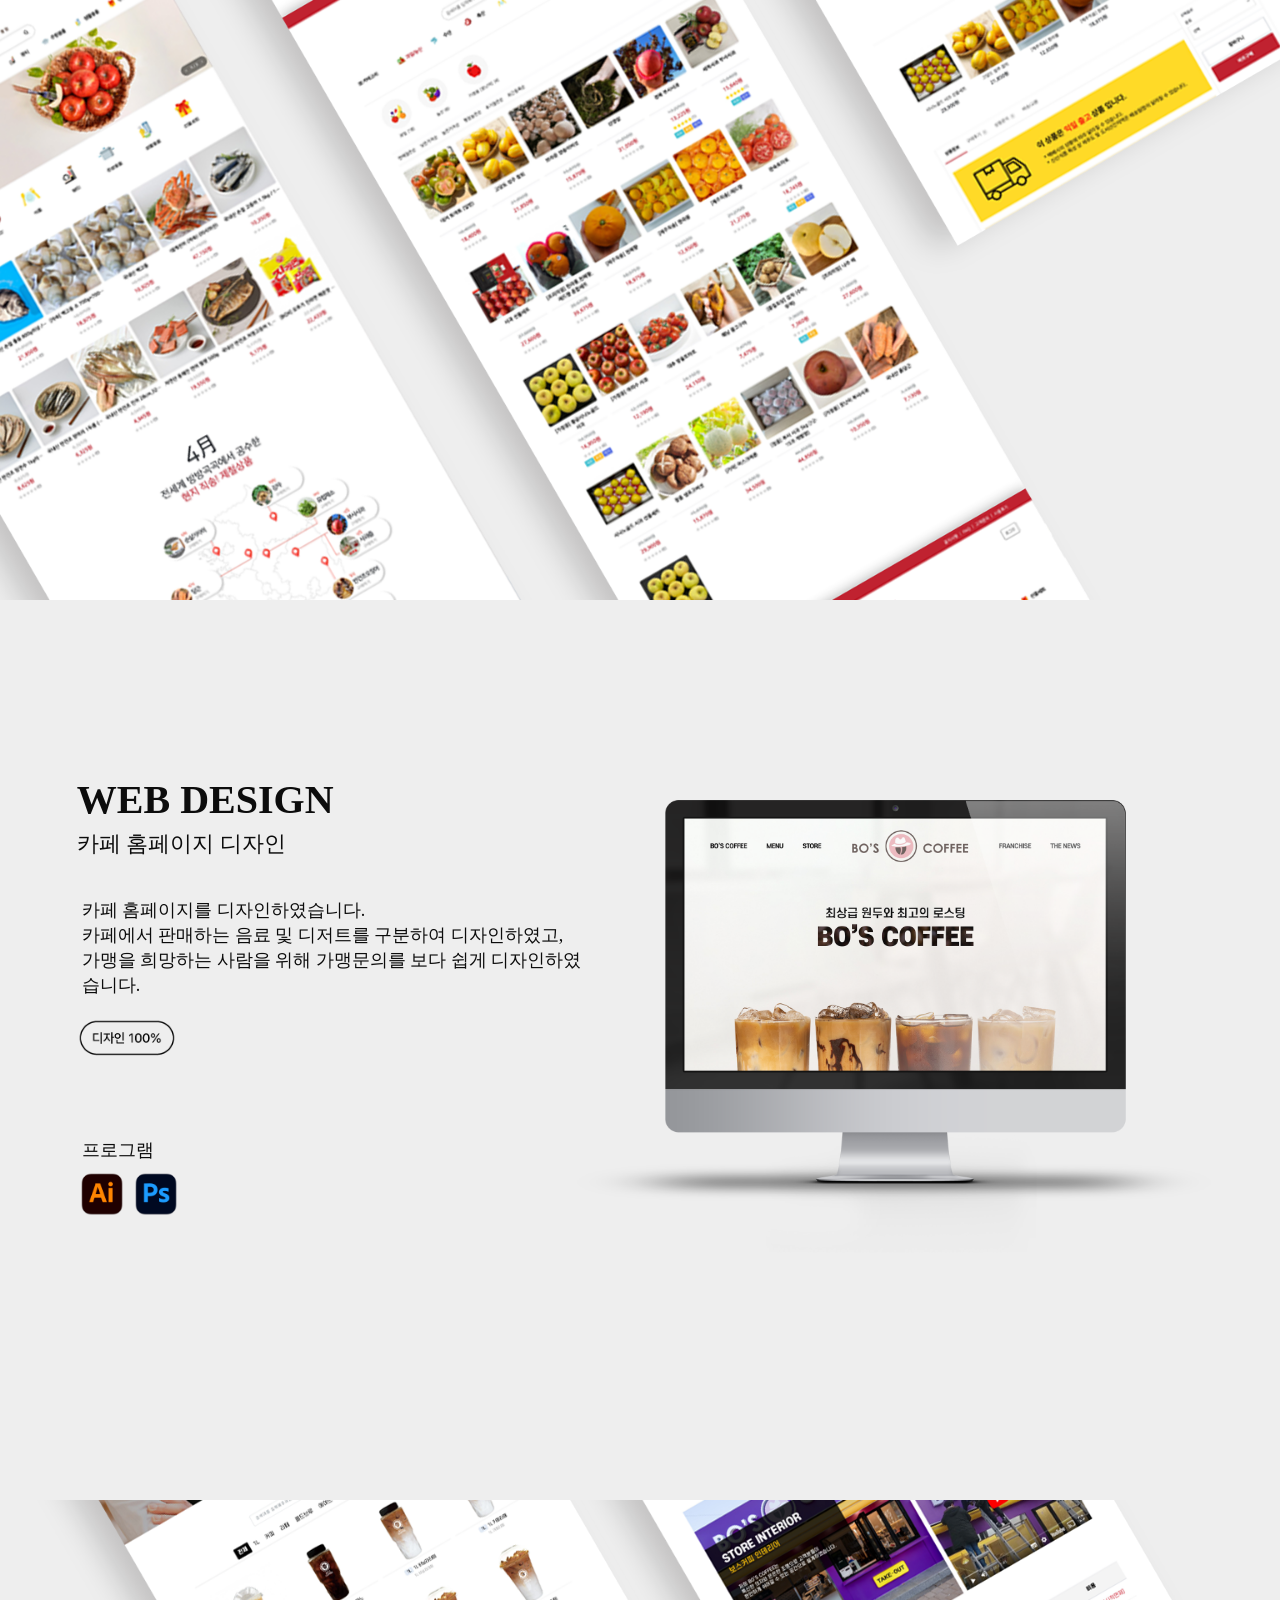
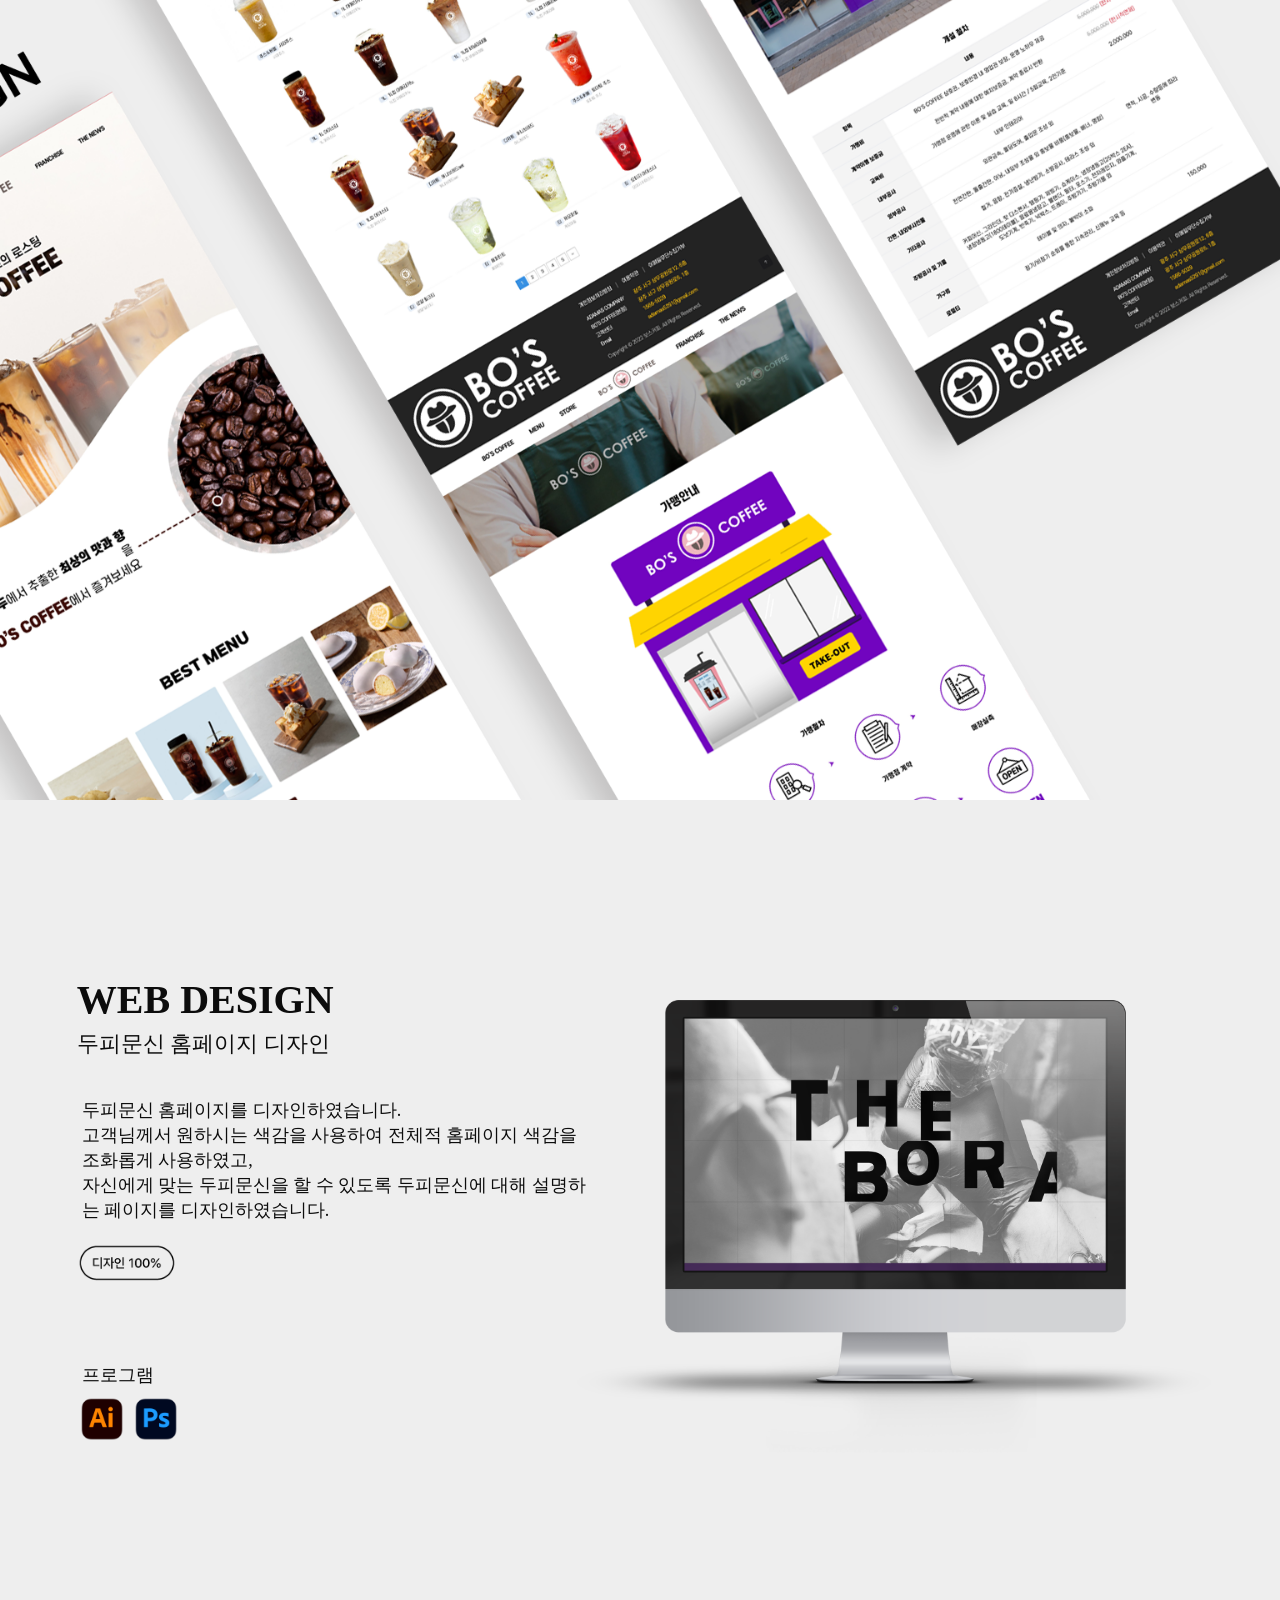
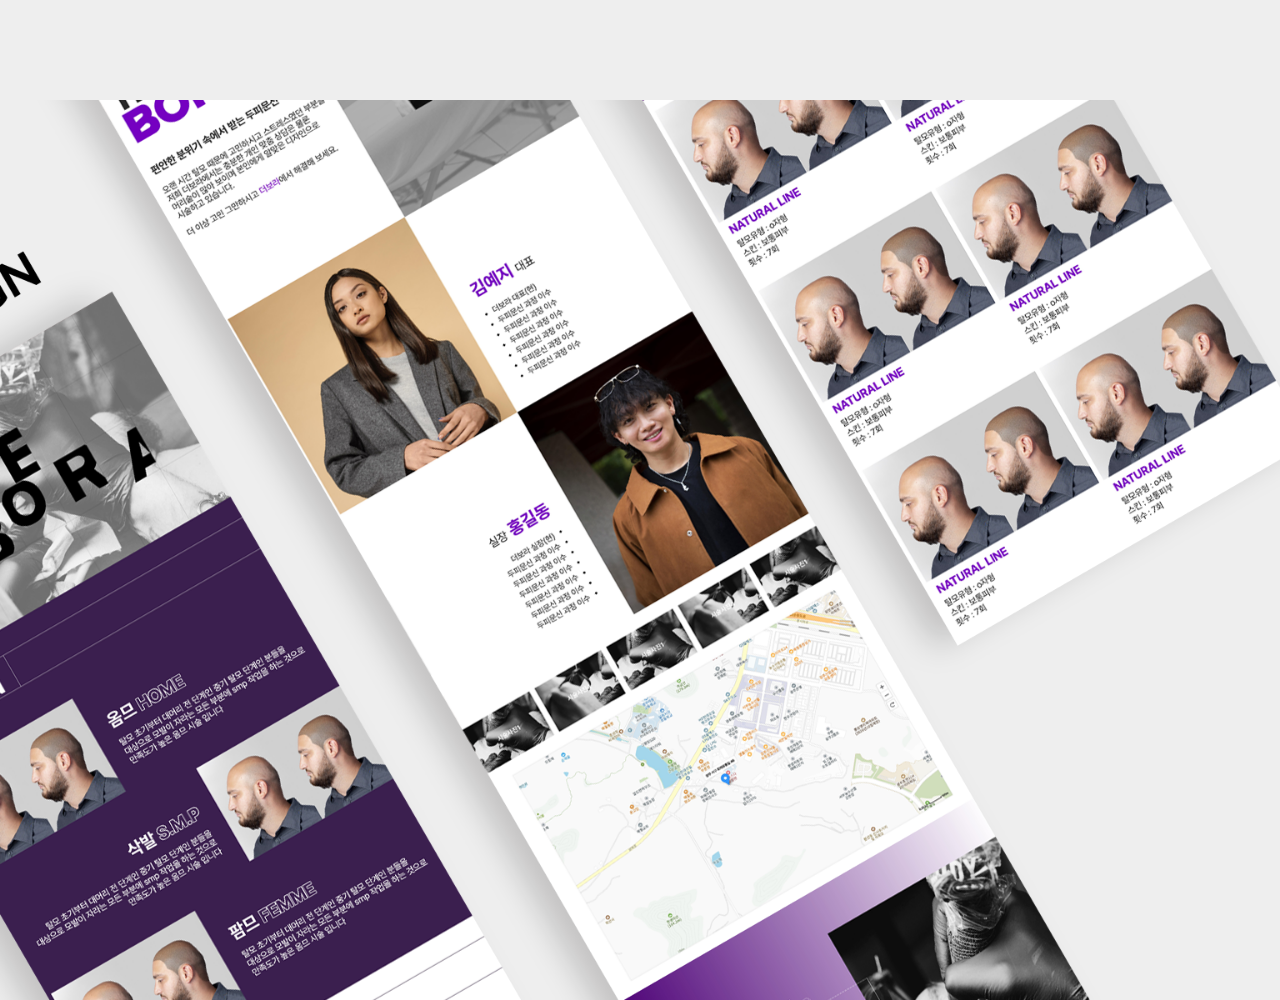
<file: index2.html>
<!DOCTYPE html>
<html lang="ko">

<head>
    <meta charset="UTF-8">
    <meta name="viewport" content="width=device-width, initial-scale=1.0">
    <title>portfolio</title>
    <script src="https://code.jquery.com/jquery-3.7.1.min.js"></script>
    <script src="js/script1.js" type="text/javascript"></script>
    <link rel="preconnect" href="https://cdn.jsdelivr.net/gh/Project-Noonnu/noonfonts_2107@1.1/Pretendard-Regular.woff">
    <link rel="stylesheet" href="css/reset.css">
    <link rel="stylesheet" href="css/style2-1.css">
</head>
<body>
    <!-- part1 -->
    <div id="page1">
        <div class="text">
            <h1>WEB DESIGN</h1>
            <b>기업 홈페이지 디자인</b>
            <p>
                홈페이지를 제작해주는 기업의 홈페이지를 디자인하였습니다.
                <br>
                신뢰감을 줄 수 있도록 푸른계열의 색상을 사용하였습니다.
                <br>
                어떤 홈페이지들을 제작하였는지 확인 할 수 있도록 작업내역을 한 눈에 볼 수 있도록 디자인 하였고,
                <br>
                또한 어떤식으로 의뢰하는지 의뢰 방식을 보기 쉽도록 페이지 디자인을 하였습니다.
            </p>
            <img src="images/design100.png" alt="design100">
            <p>프로그램</p>
            <img src="images/skill_icon1.png" alt="skill_icon1">
            <img src="images/skill_icon2.png" alt="skill_icon2">
        </div> <!-- .text -->
        <div class="img">
            <img src="images/webdesign_11.png" alt="webdesign_11">
        </div> <!-- .img -->
    </div> <!-- #page1 -->
    <div id="page2">
        <img src="images/webdesign_21.png" alt="webdesign_21">
    </div> <!-- #page2 -->
    <!-- part2 -->
     <div id="page3">
        <div class="text">
            <h1>WEB DESIGN</h1>
            <b>기업 홈페이지 디자인</b>
            <p>
                실시간으로 골프공을 추적하는 키오스크를 만드는 기업의 웹사이트를 디자인했습니다.
                <br>
                기술 혁신성과 사용 편의성을 강조하는 레이아웃과 컬러 톤으로 브랜드 이미지를 구축했습니다.
            </p>
            <img src="images/design100.png" alt="design100">
            <p>프로그램</p>
            <img src="images/skill_icon1.png" alt="skill_icon1">
            <img src="images/skill_icon2.png" alt="skill_icon2">
        </div> <!-- .text -->
        <div class="img">
            <img src="images/webdesign_12.png" alt="webdesign_12">
        </div> <!-- .img -->
    </div> <!-- #page3 -->
    <div id="page4">
        <img src="images/webdesign_22.png" alt="webdesign_22">
    </div> <!-- #page4 -->
    <!-- part3 -->
     <div id="page5">
        <div class="text">
            <h1>WEB DESIGN</h1>
            <b>쇼핑몰 홈페이지 디자인</b>
            <p>
                식품을 판매하는 쇼핑몰의 웹사이트를 디자인했습니다.
                <br>
                판매 제품에 따라 아이콘을 배치하여 한 눈에 찾을 수 있도록 하였고,
                <br>
                식품을 판매하므로 맛있고 먹음직스러움을 나타내기 위해 붉은색감을 주로 사용하였습니다.
            </p>
            <img src="images/design100.png" alt="design100">
            <p>프로그램</p>
            <img src="images/skill_icon1.png" alt="skill_icon1">
            <img src="images/skill_icon2.png" alt="skill_icon2">
        </div> <!-- .text -->
        <div class="img">
            <img src="images/webdesign_13.png" alt="webdesign_13">
        </div> <!-- .img -->
    </div> <!-- #page5 -->
    <div id="page6">
        <img src="images/webdesign_23.png" alt="webdesign_23">
    </div> <!-- #page6 -->
    <!-- part4 -->
     <div id="page7">
        <div class="text">
            <h1>WEB DESIGN</h1>
            <b>카페 홈페이지 디자인</b>
            <p>
                카페 홈페이지를 디자인하였습니다.
                <br>
                카페에서 판매하는 음료 및 디저트를 구분하여 디자인하였고,
                <br>
                가맹을 희망하는 사람을 위해 가맹문의를 보다 쉽게 디자인하였습니다.
            </p>
            <img src="images/design100.png" alt="design100">
            <p>프로그램</p>
            <img src="images/skill_icon1.png" alt="skill_icon1">
            <img src="images/skill_icon2.png" alt="skill_icon2">
        </div> <!-- .text -->
        <div class="img">
            <img src="images/webdesign_14.png" alt="webdesign_14">
        </div> <!-- .img -->
    </div> <!-- #page7 -->
    <div id="page8">
        <img src="images/webdesign_24.png" alt="webdesign_24">
    </div> <!-- #page8 -->
    <!-- part5 -->
     <div id="page9">
        <div class="text">
            <h1>WEB DESIGN</h1>
            <b>두피문신 홈페이지 디자인</b>
            <p>
                두피문신 홈페이지를 디자인하였습니다.
                <br>
                고객님께서 원하시는 색감을 사용하여 전체적 홈페이지 색감을 조화롭게 사용하였고,
                <br>
                자신에게 맞는 두피문신을 할 수 있도록 두피문신에 대해 설명하는 페이지를 디자인하였습니다.
            </p>
            <img src="images/design100.png" alt="design100">
            <p>프로그램</p>
            <img src="images/skill_icon1.png" alt="skill_icon1">
            <img src="images/skill_icon2.png" alt="skill_icon2">
        </div> <!-- .text -->
        <div class="img">
            <img src="images/webdesign_15.png" alt="webdesign_14">
        </div> <!-- .img -->
    </div> <!-- #page9 -->
    <div id="page10">
        <img src="images/webdesign_25.png" alt="webdesign_24">
    </div> <!-- #page10 -->
</body>
</file>
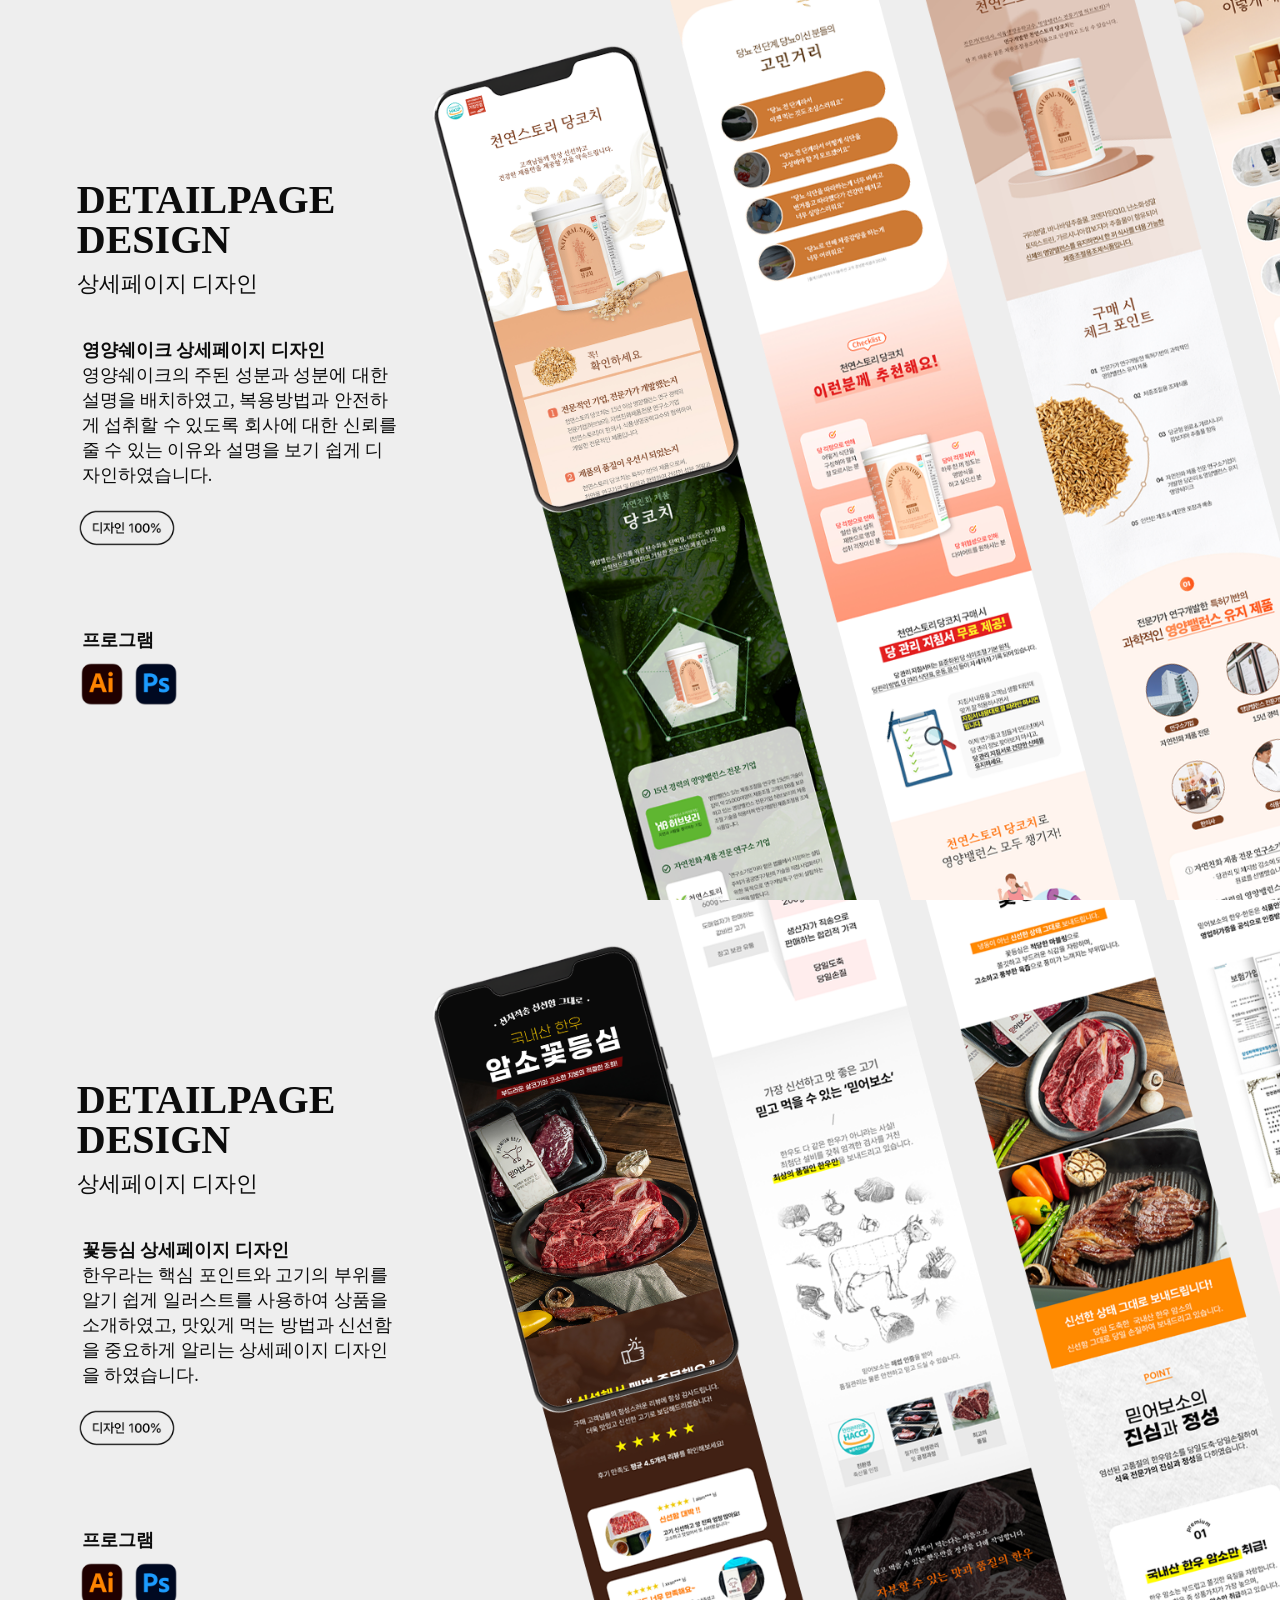
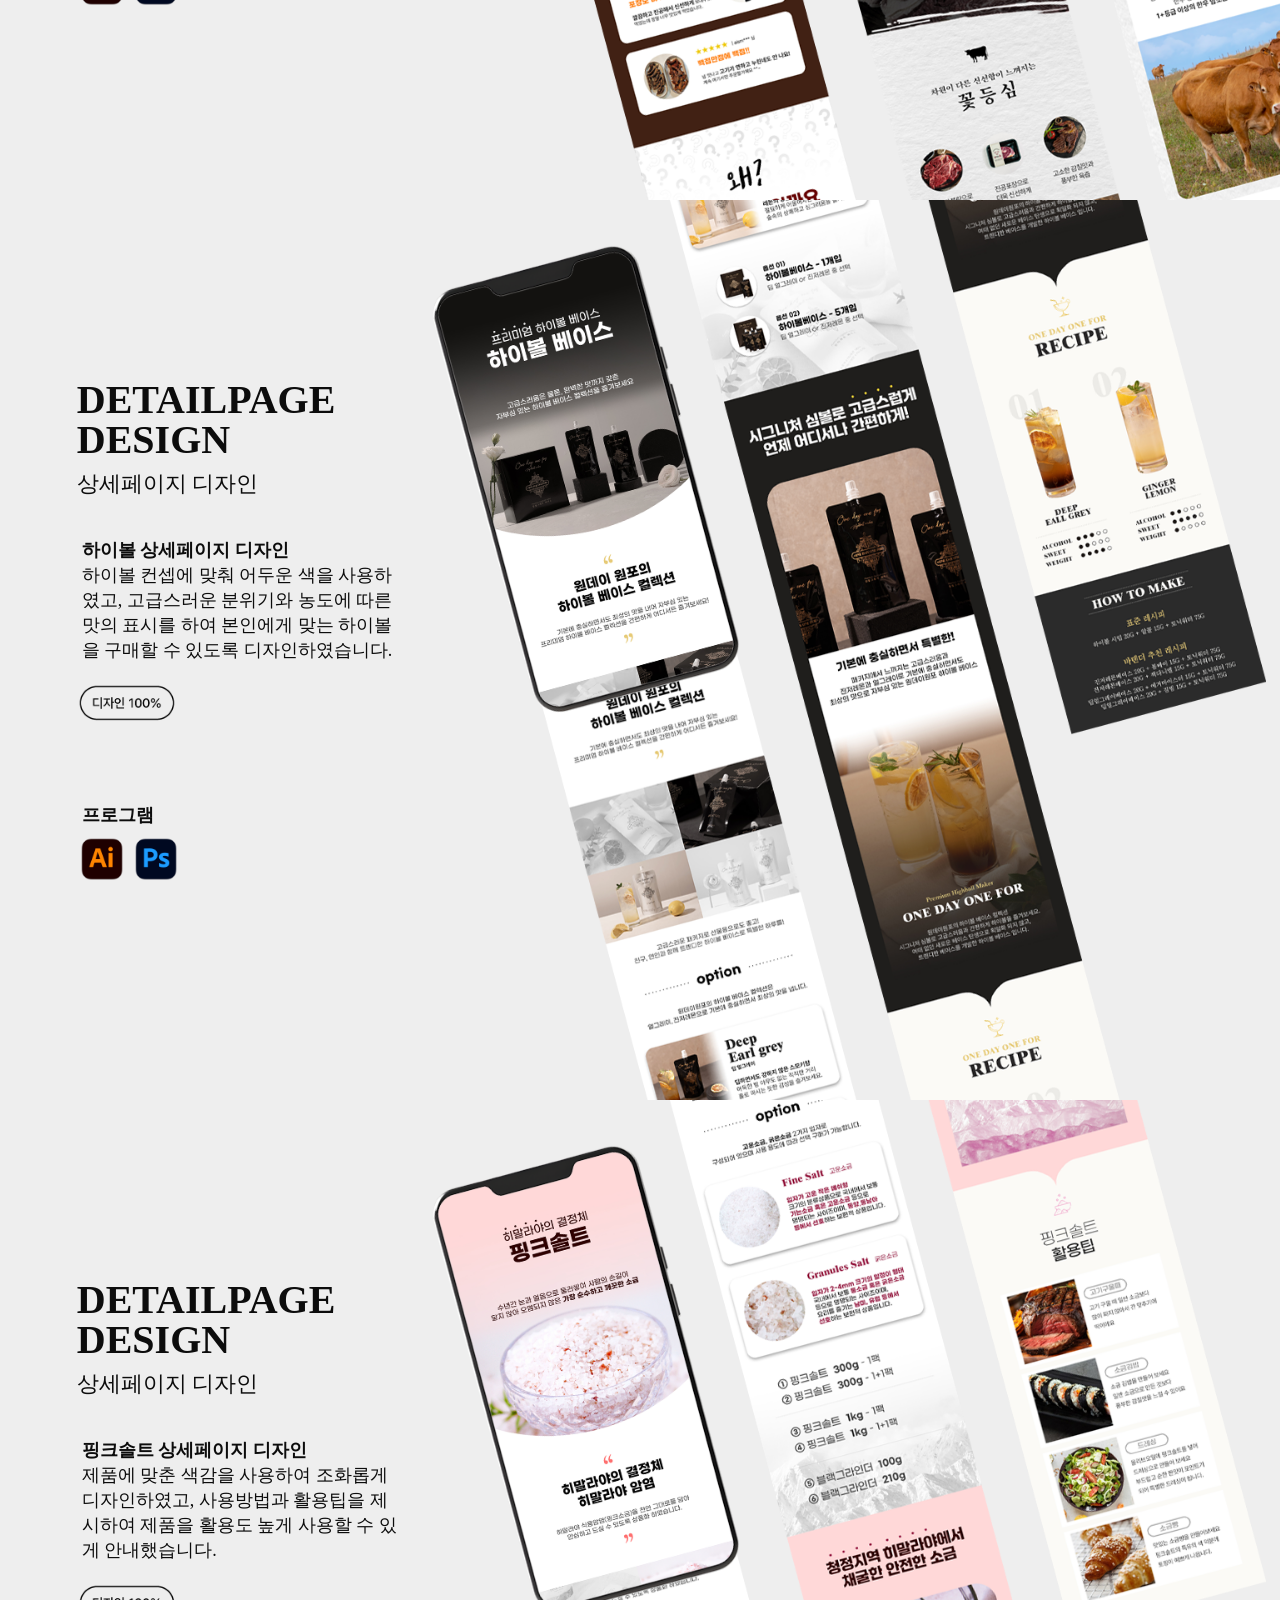
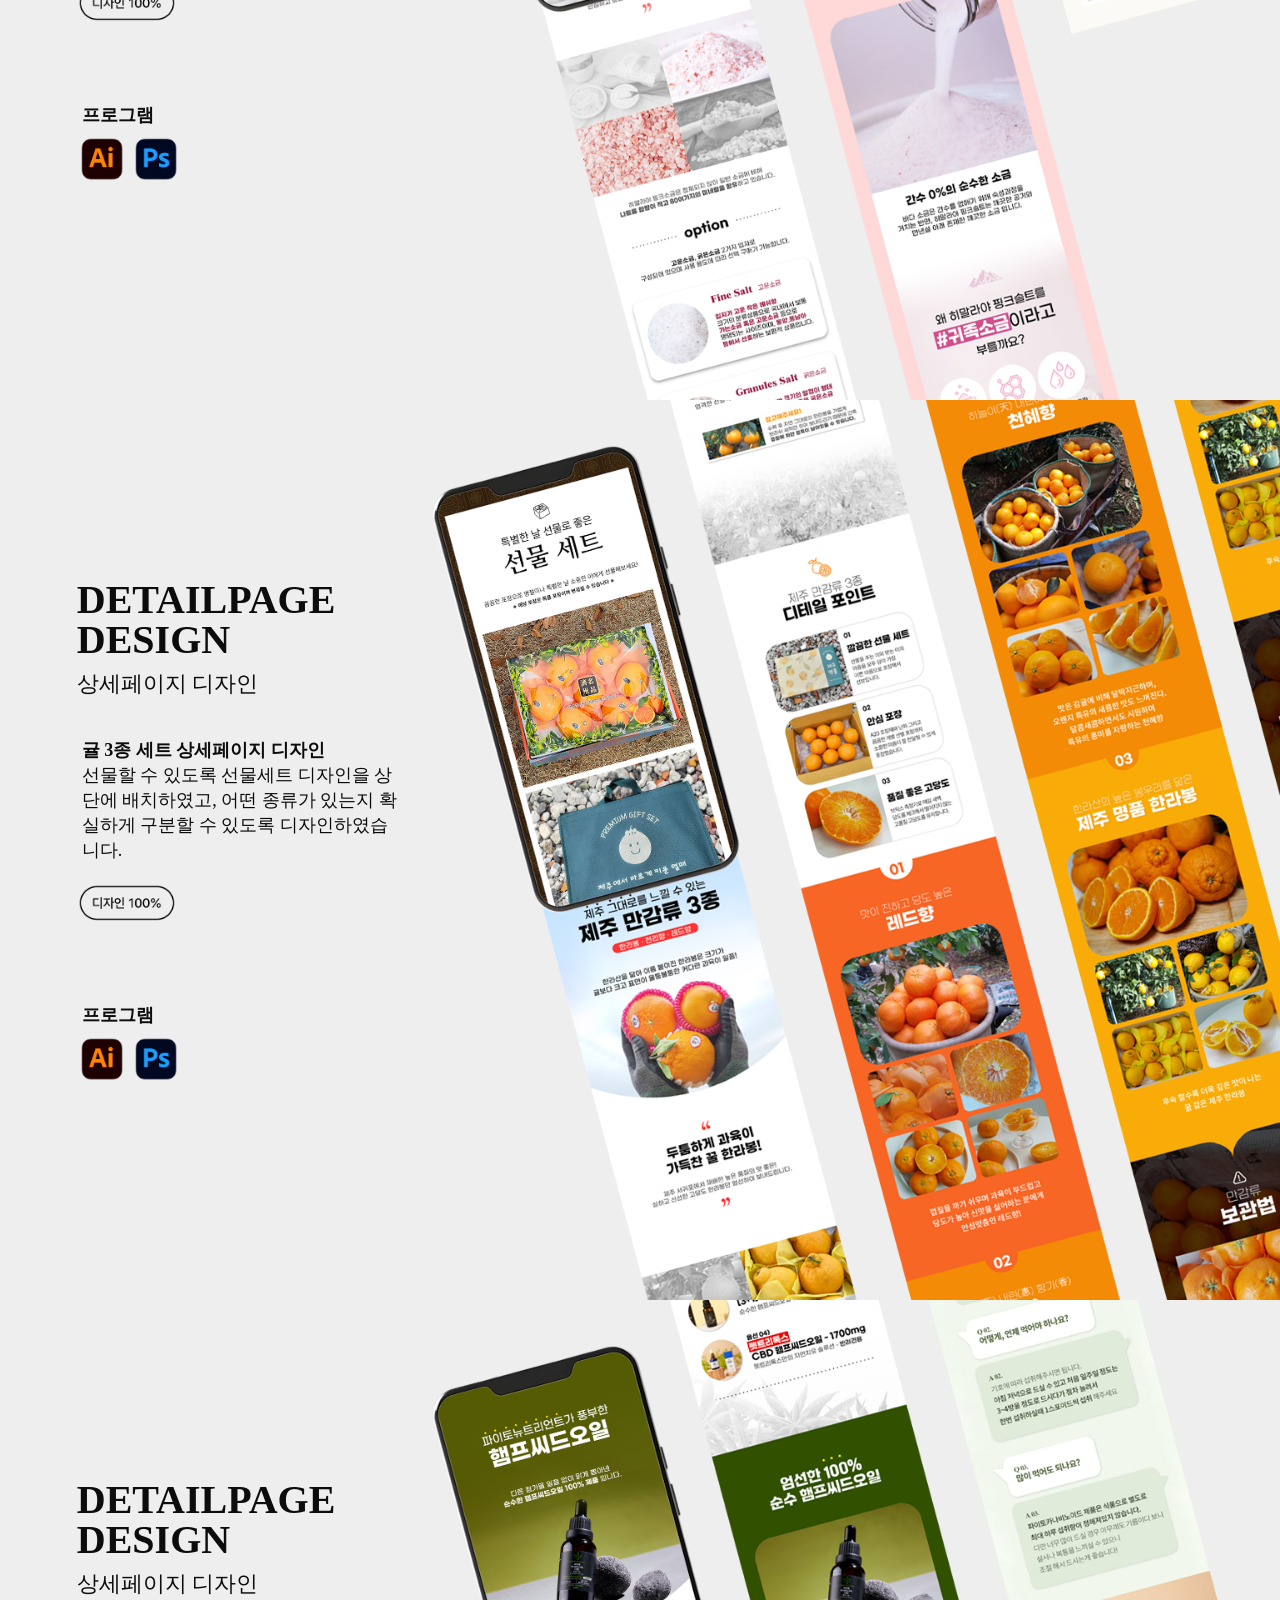
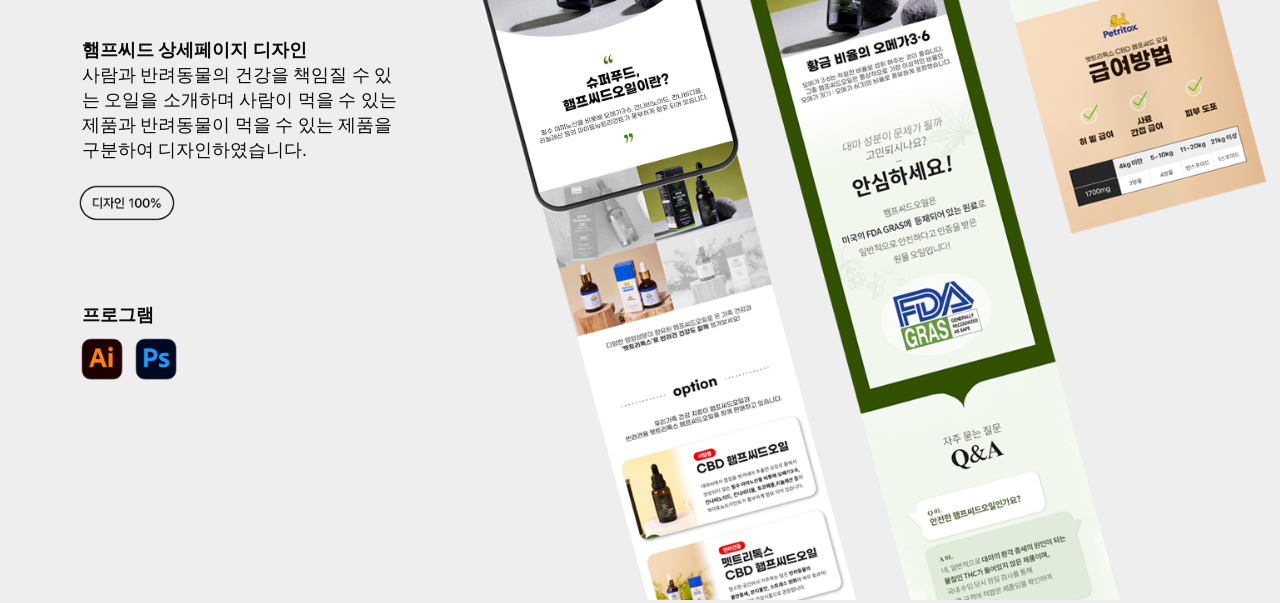
<file: index3.html>
<!DOCTYPE html>
<html lang="ko">

<head>
    <meta charset="UTF-8">
    <meta name="viewport" content="width=device-width, initial-scale=1.0">
    <title>portfolio</title>
    <script src="https://code.jquery.com/jquery-3.7.1.min.js"></script>
    <script src="js/script1.js" type="text/javascript"></script>
    <link rel="preconnect" href="https://cdn.jsdelivr.net/gh/Project-Noonnu/noonfonts_2107@1.1/Pretendard-Regular.woff">
    <link rel="stylesheet" href="css/reset.css">
    <link rel="stylesheet" href="css/style3.css">
</head>
<body>
    <div id="page1">
        <div class="text">
            <h1>DETAILPAGE DESIGN</h1>
            <b>상세페이지 디자인</b>
            <p>
                영양쉐이크 상세페이지 디자인
                <br>
                영양쉐이크의 주된 성분과 성분에 대한 설명을 배치하였고, 복용방법과 안전하게 섭취할 수 있도록 회사에 대한 신뢰를 줄 수 있는 이유와 설명을 보기 쉽게 디자인하였습니다.
            </p>
            <img src="images/design100.png" alt="design100">
            <p>프로그램</p>
            <img src="images/skill_icon1.png" alt="skill_icon1">
            <img src="images/skill_icon2.png" alt="skill_icon2">
        </div> <!-- .text -->
        <div class="img">
            <img src="images/detailpage1.png" alt="detailpage1">
        </div> <!-- .img -->
    </div> <!-- #page1 -->
    <div id="page2">
        <div class="text">
            <h1>DETAILPAGE DESIGN</h1>
            <b>상세페이지 디자인</b>
            <p>
                꽃등심 상세페이지 디자인
                <br>
                한우라는 핵심 포인트와 고기의 부위를 알기 쉽게 일러스트를 사용하여 상품을 소개하였고, 맛있게 먹는 방법과 신선함을 중요하게 알리는 상세페이지 디자인을 하였습니다.
            </p>
            <img src="images/design100.png" alt="design100">
            <p>프로그램</p>
            <img src="images/skill_icon1.png" alt="skill_icon1">
            <img src="images/skill_icon2.png" alt="skill_icon2">
        </div> <!-- .text -->
        <div class="img">
            <img src="images/detailpage2.png" alt="detailpage2">
        </div> <!-- .img -->
    </div> <!-- #page2 -->
    <div id="page3">
        <div class="text">
            <h1>DETAILPAGE DESIGN</h1>
            <b>상세페이지 디자인</b>
            <p>
                하이볼 상세페이지 디자인
                <br>
                하이볼 컨셉에 맞춰 어두운 색을 사용하였고, 고급스러운 분위기와 농도에 따른 맛의 표시를 하여 본인에게 맞는 하이볼을 구매할 수 있도록 디자인하였습니다.
            </p>
            <img src="images/design100.png" alt="design100">
            <p>프로그램</p>
            <img src="images/skill_icon1.png" alt="skill_icon1">
            <img src="images/skill_icon2.png" alt="skill_icon2">
        </div> <!-- .text -->
        <div class="img">
            <img src="images/detailpage3.png" alt="detailpage3">
        </div> <!-- .img -->
    </div> <!-- #page3 -->
    <div id="page4">
        <div class="text">
            <h1>DETAILPAGE DESIGN</h1>
            <b>상세페이지 디자인</b>
            <p>
                핑크솔트 상세페이지 디자인
                <br>
                제품에 맞춘 색감을 사용하여 조화롭게 디자인하였고, 사용방법과 활용팁을 제시하여 제품을 활용도 높게 사용할 수 있게 안내했습니다.
            </p>
            <img src="images/design100.png" alt="design100">
            <p>프로그램</p>
            <img src="images/skill_icon1.png" alt="skill_icon1">
            <img src="images/skill_icon2.png" alt="skill_icon2">
        </div> <!-- .text -->
        <div class="img">
            <img src="images/detailpage4.png" alt="detailpage4">
        </div> <!-- .img -->
    </div> <!-- #page4 -->
    <div id="page5">
        <div class="text">
            <h1>DETAILPAGE DESIGN</h1>
            <b>상세페이지 디자인</b>
            <p>
                귤 3종 세트 상세페이지 디자인
                <br>
                선물할 수 있도록 선물세트 디자인을 상단에 배치하였고, 어떤 종류가 있는지 확실하게 구분할 수 있도록 디자인하였습니다.
            </p>
            <img src="images/design100.png" alt="design100">
            <p>프로그램</p>
            <img src="images/skill_icon1.png" alt="skill_icon1">
            <img src="images/skill_icon2.png" alt="skill_icon2">
        </div> <!-- .text -->
        <div class="img">
            <img src="images/detailpage5.png" alt="detailpage5">
        </div> <!-- .img -->
    </div> <!-- #page5 -->
    <div id="page6">
        <div class="text">
            <h1>DETAILPAGE DESIGN</h1>
            <b>상세페이지 디자인</b>
            <p>
                햄프씨드 상세페이지 디자인
                <br>
                사람과 반려동물의 건강을 책임질 수 있는 오일을 소개하며 사람이 먹을 수 있는 제품과 반려동물이 먹을 수 있는 제품을 구분하여 디자인하였습니다.
            </p>
            <img src="images/design100.png" alt="design100">
            <p>프로그램</p>
            <img src="images/skill_icon1.png" alt="skill_icon1">
            <img src="images/skill_icon2.png" alt="skill_icon2">
        </div> <!-- .text -->
        <div class="img">
            <img src="images/detailpage6.png" alt="detailpage6">
        </div> <!-- .img -->
    </div> <!-- #page6 -->
</body>
</file>
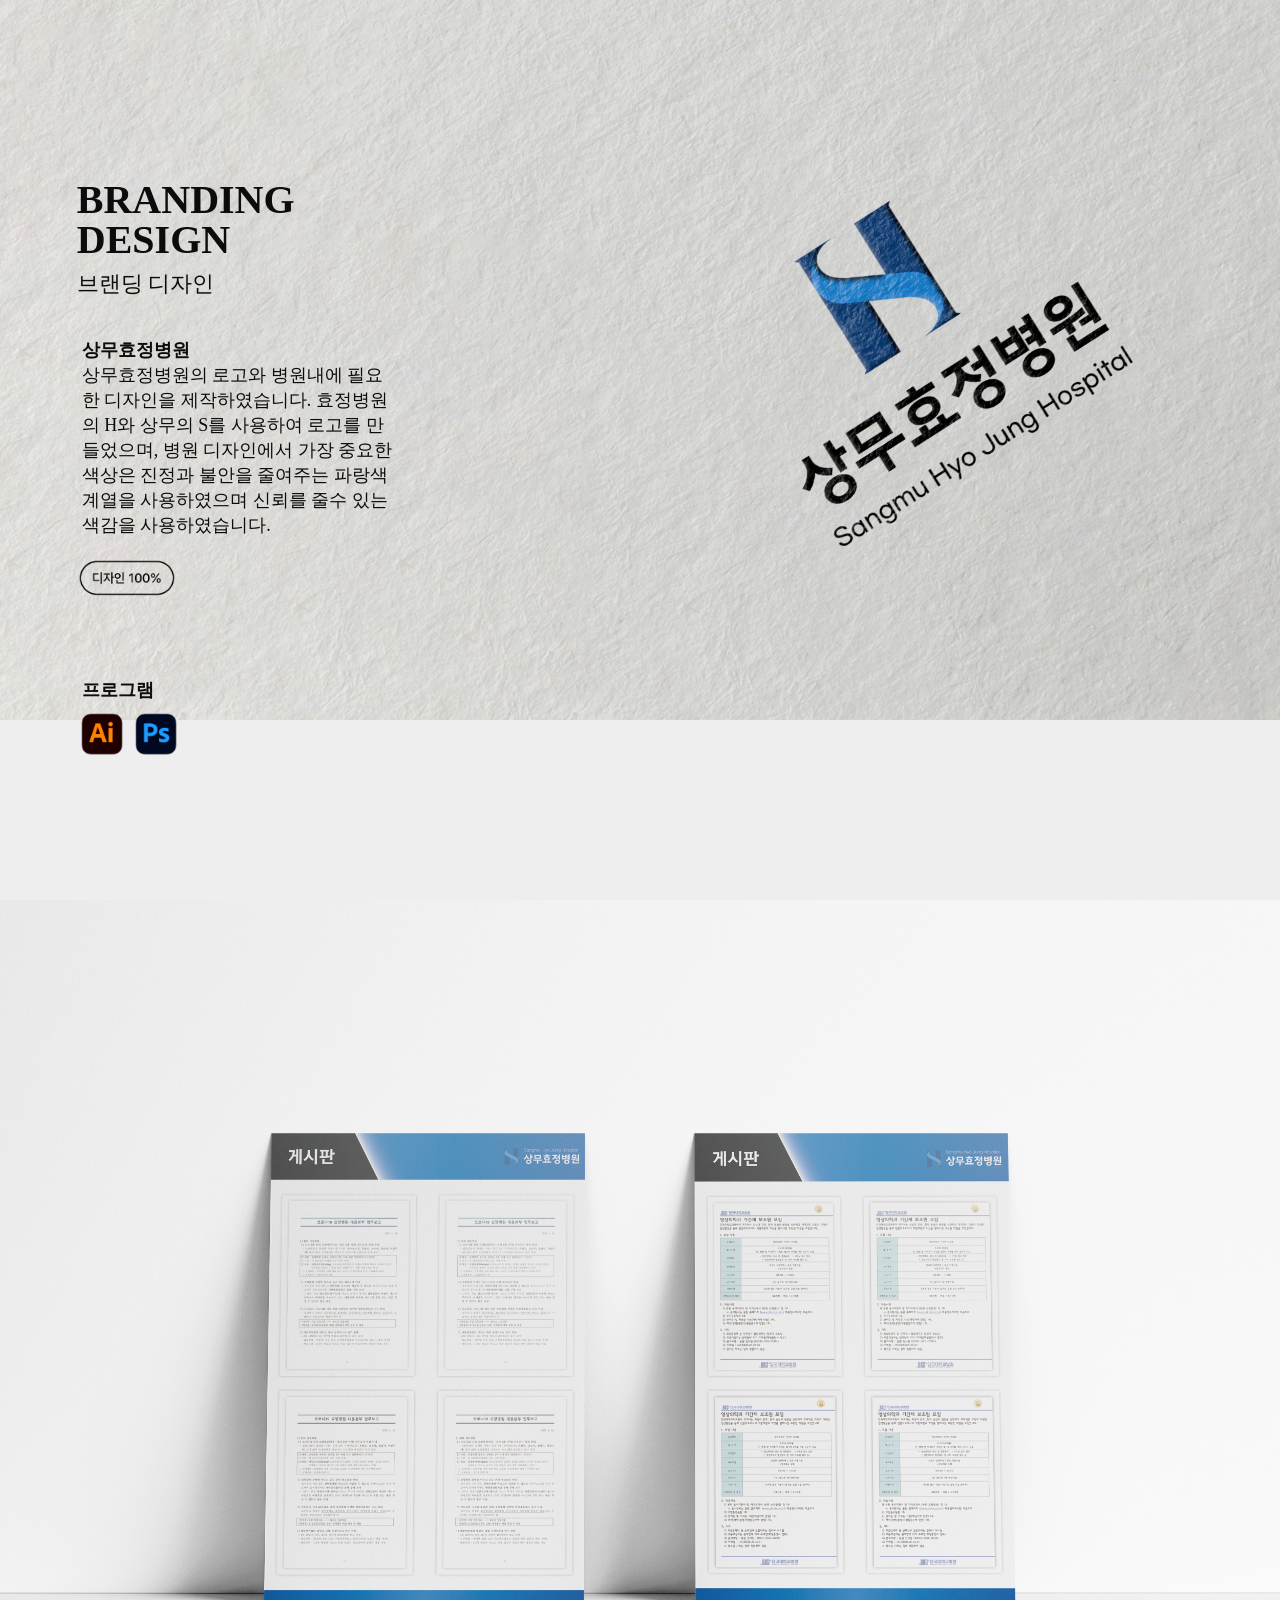
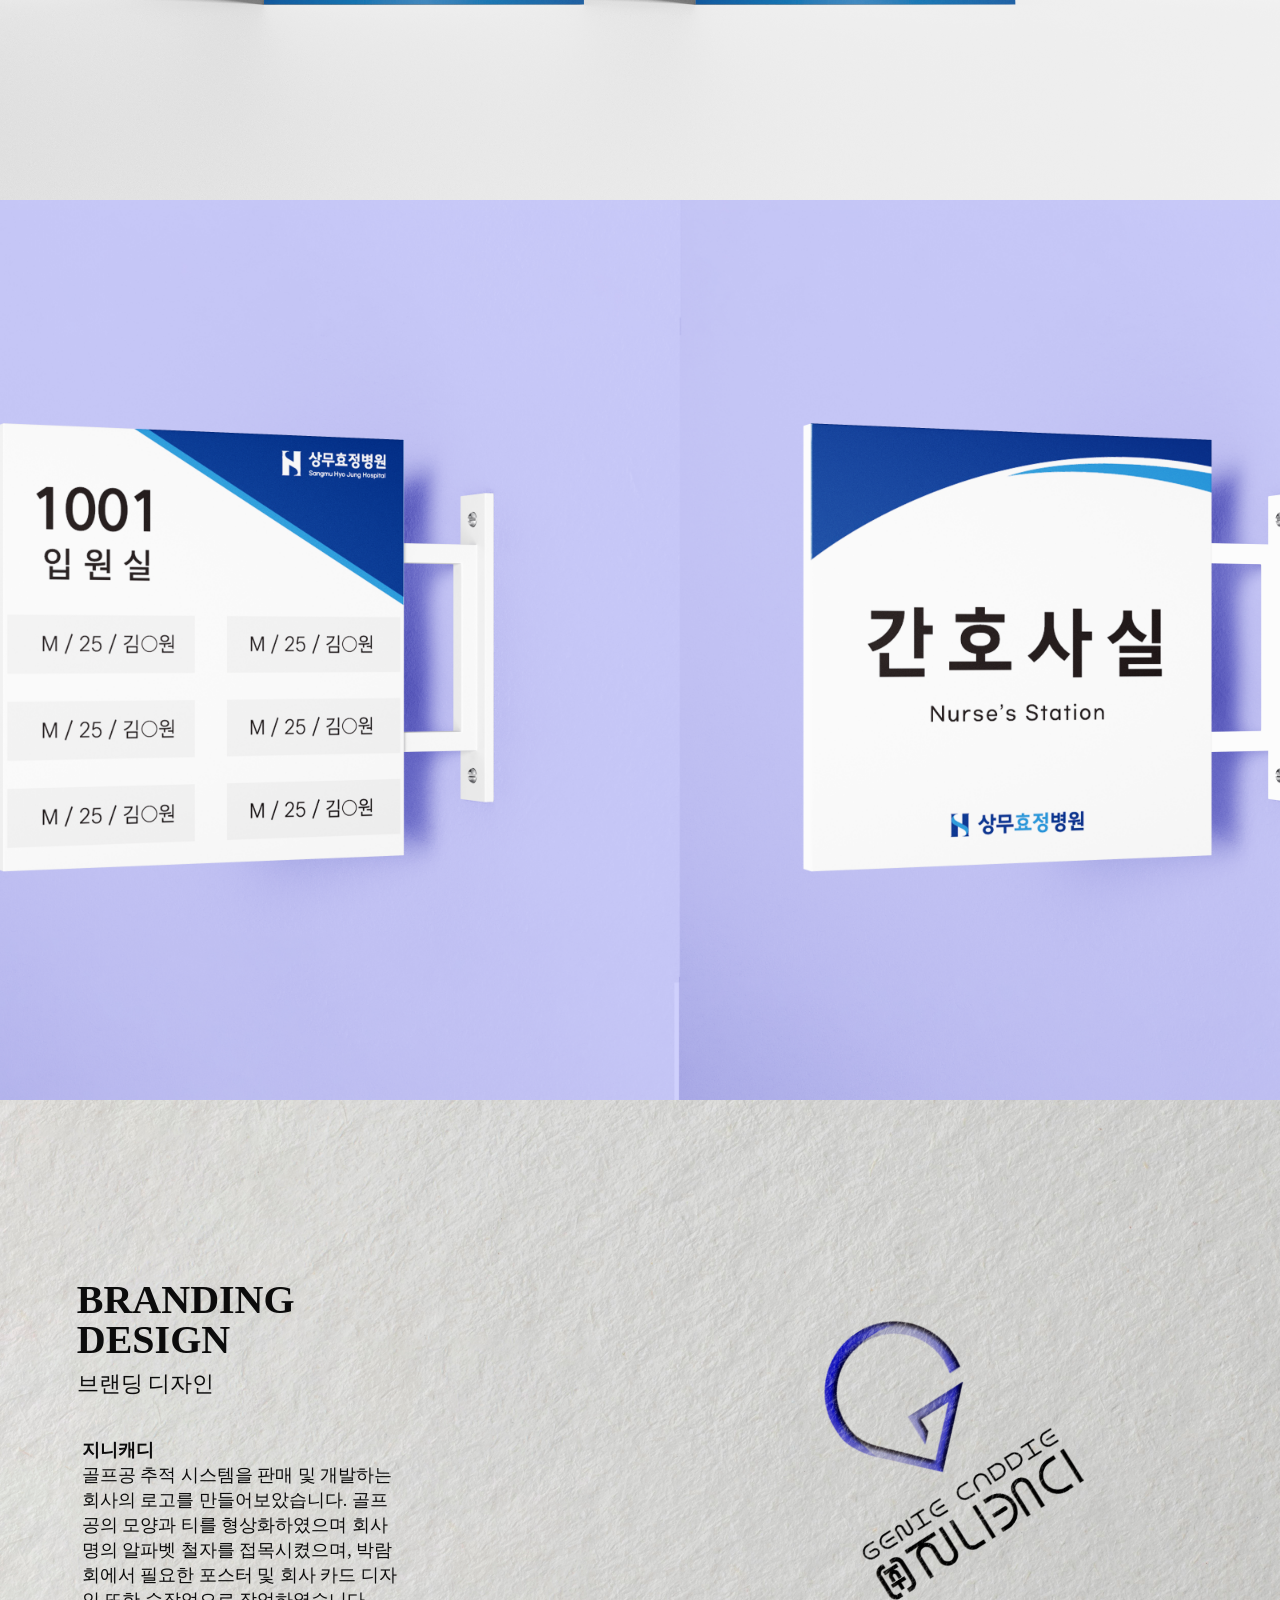
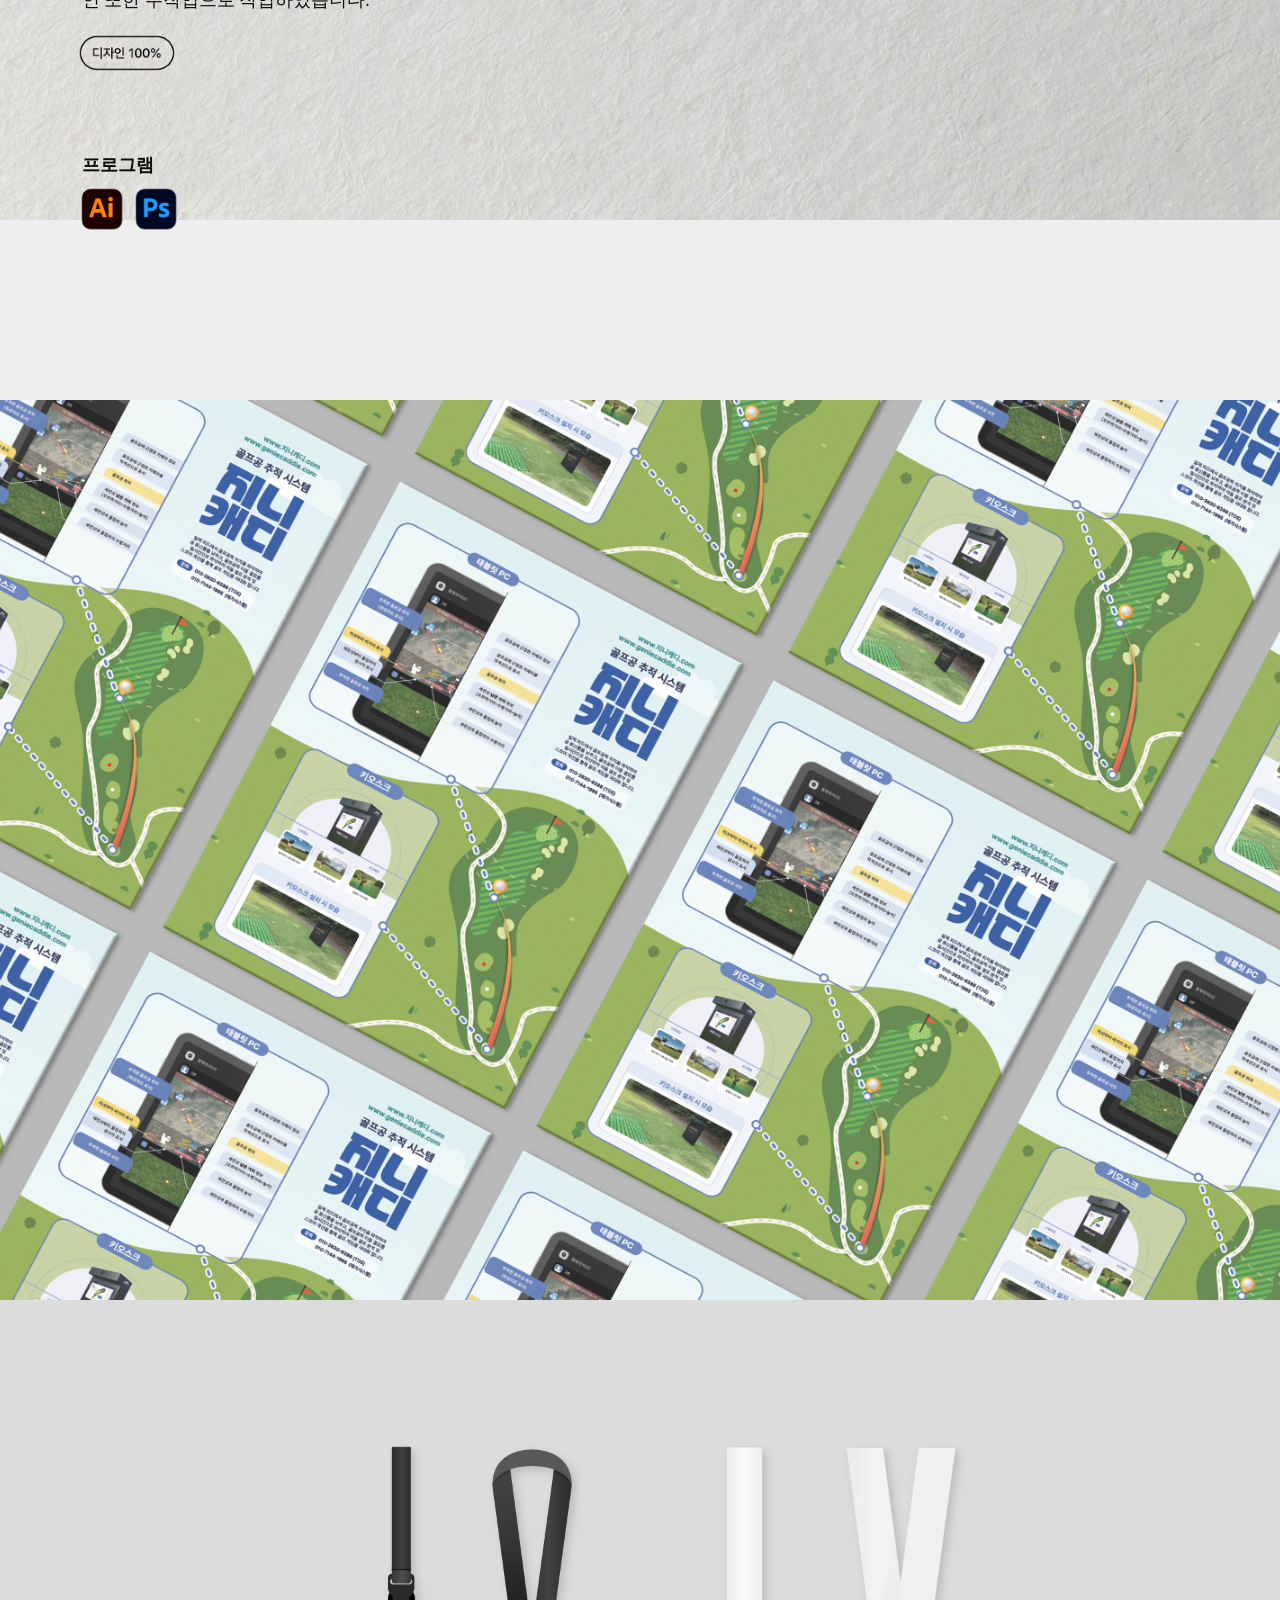
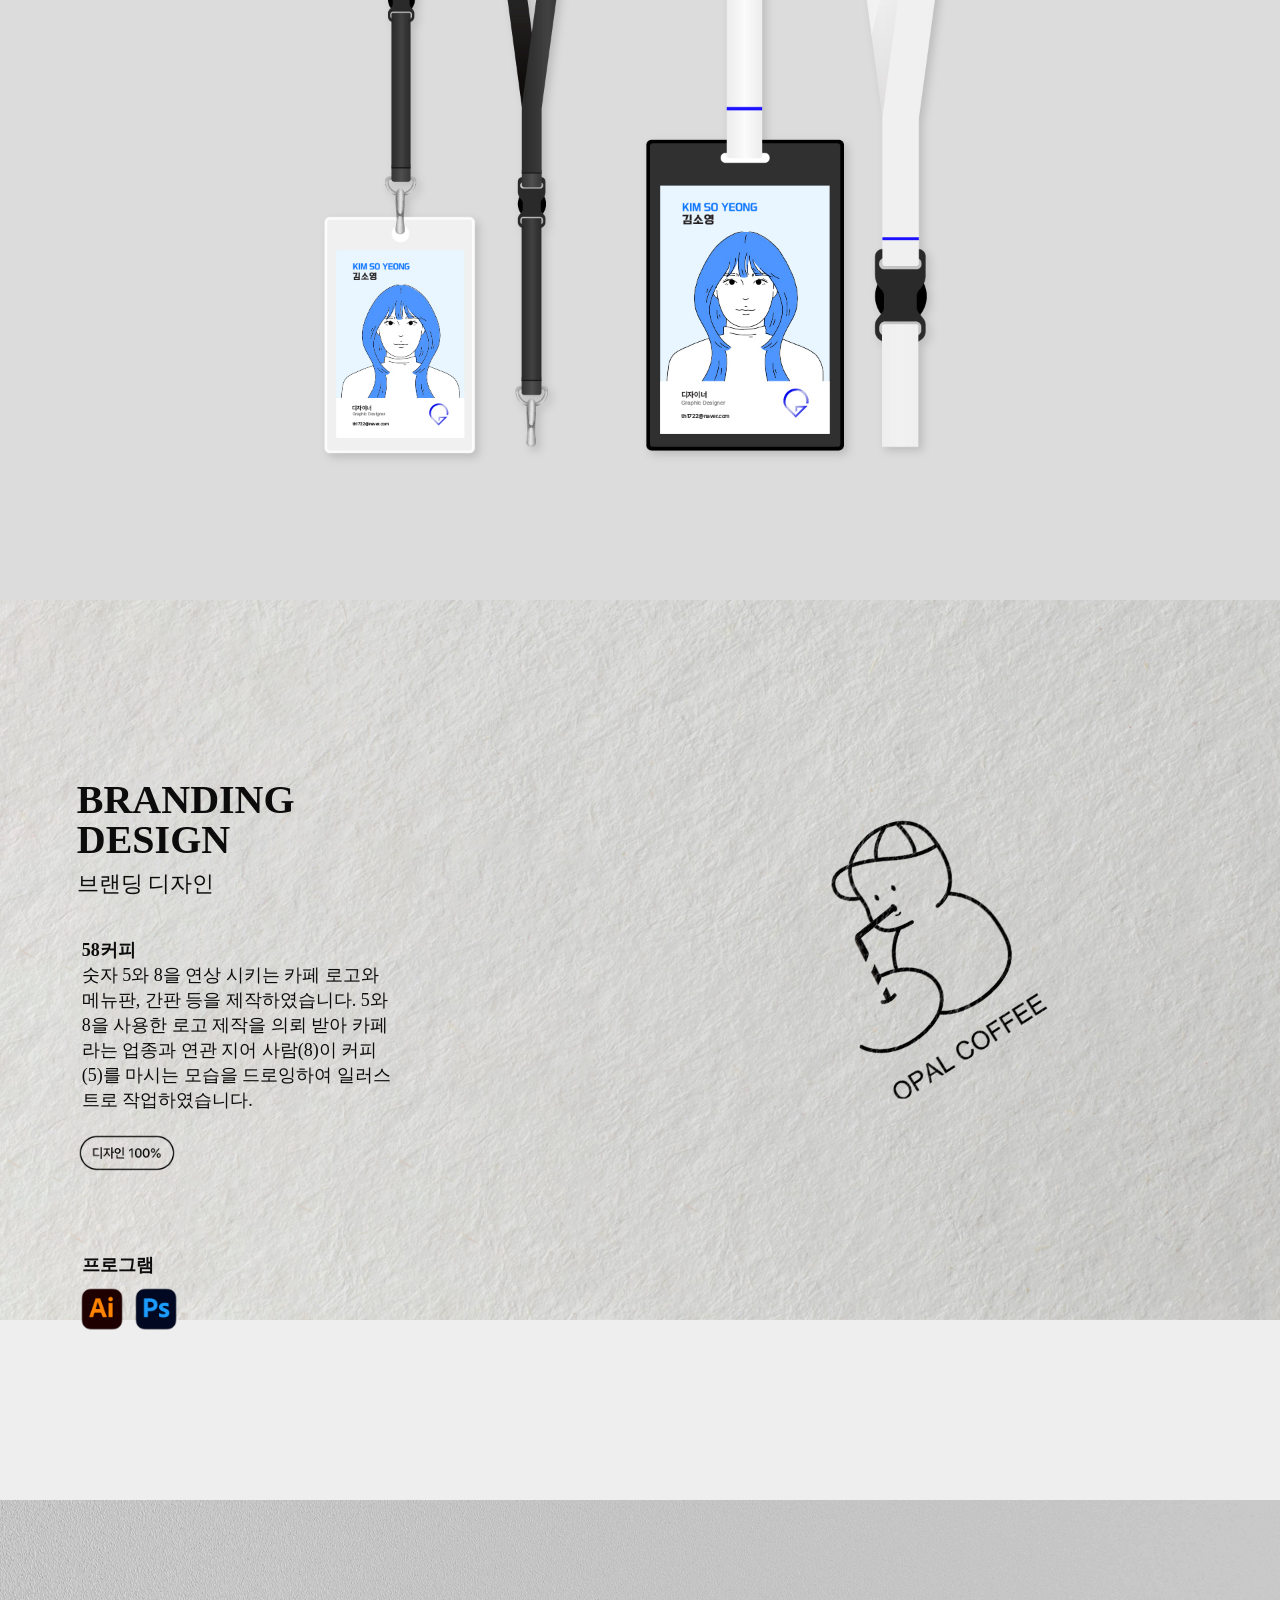
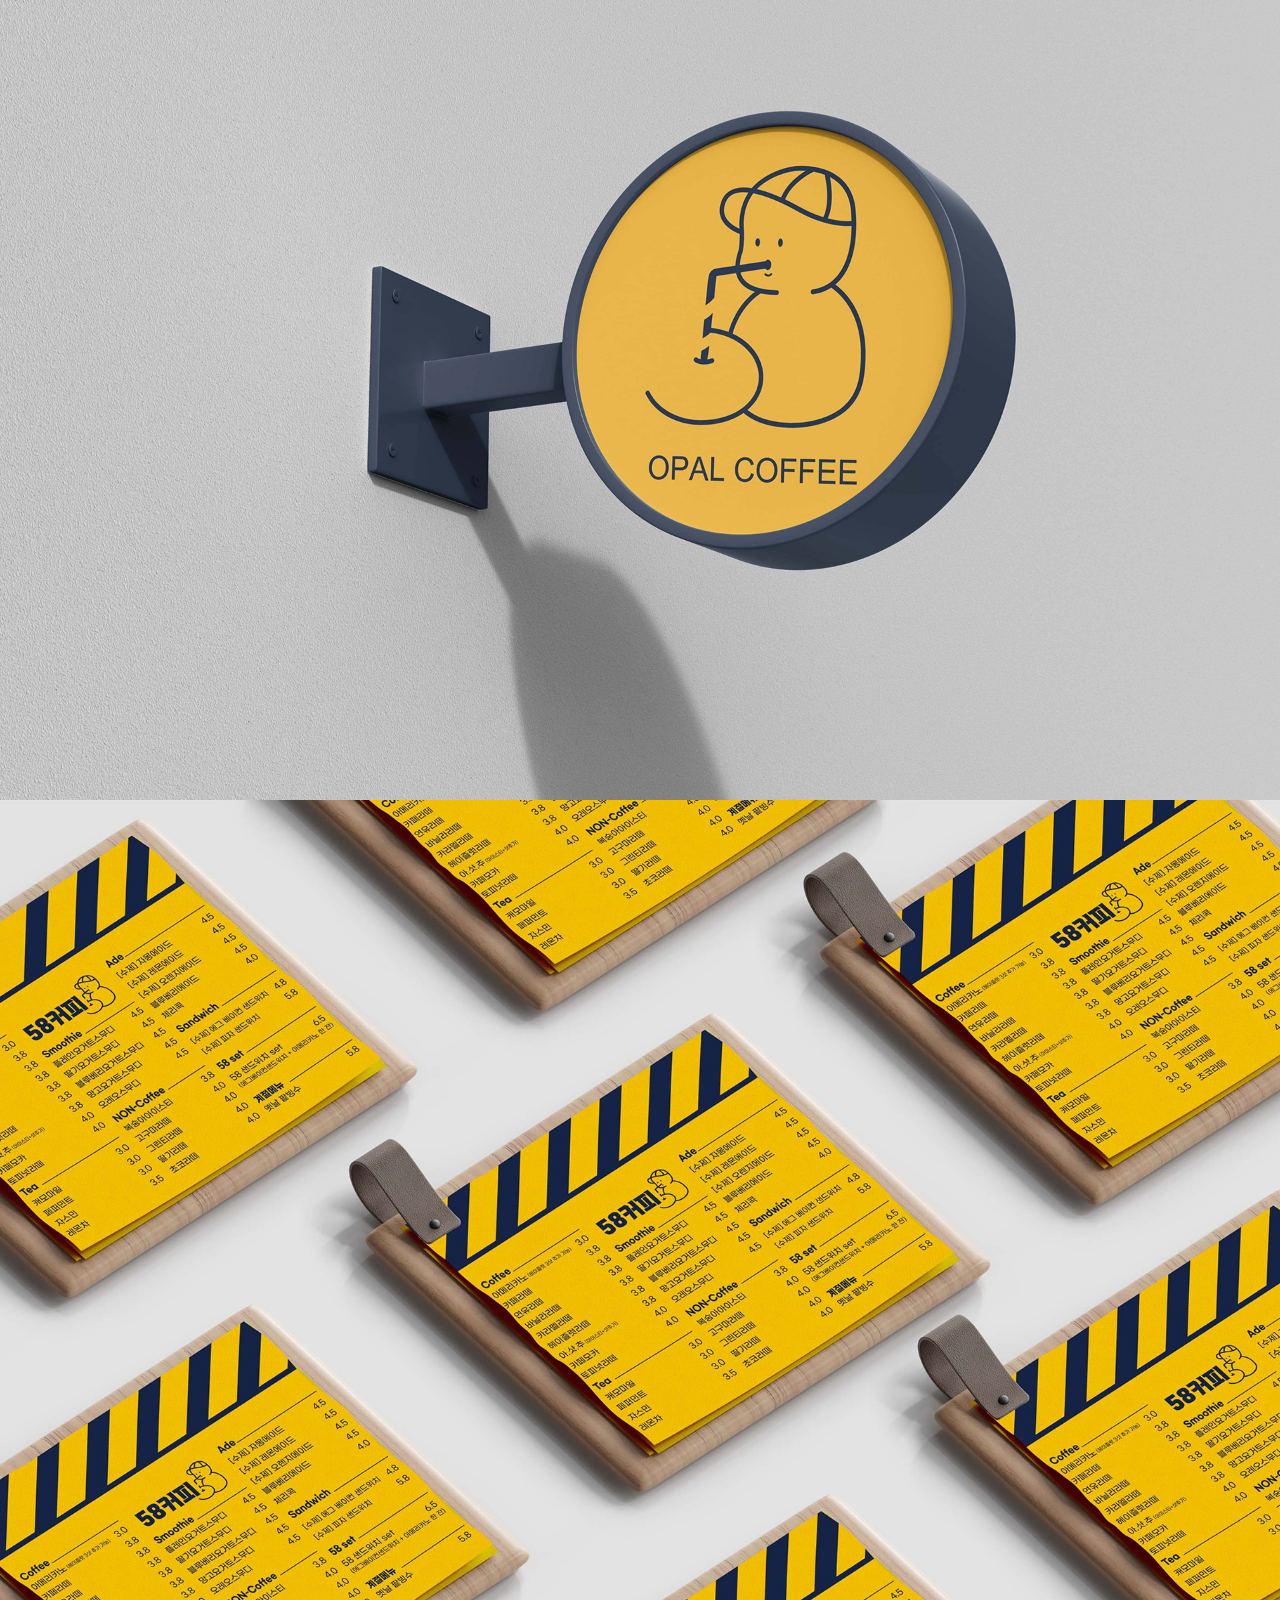
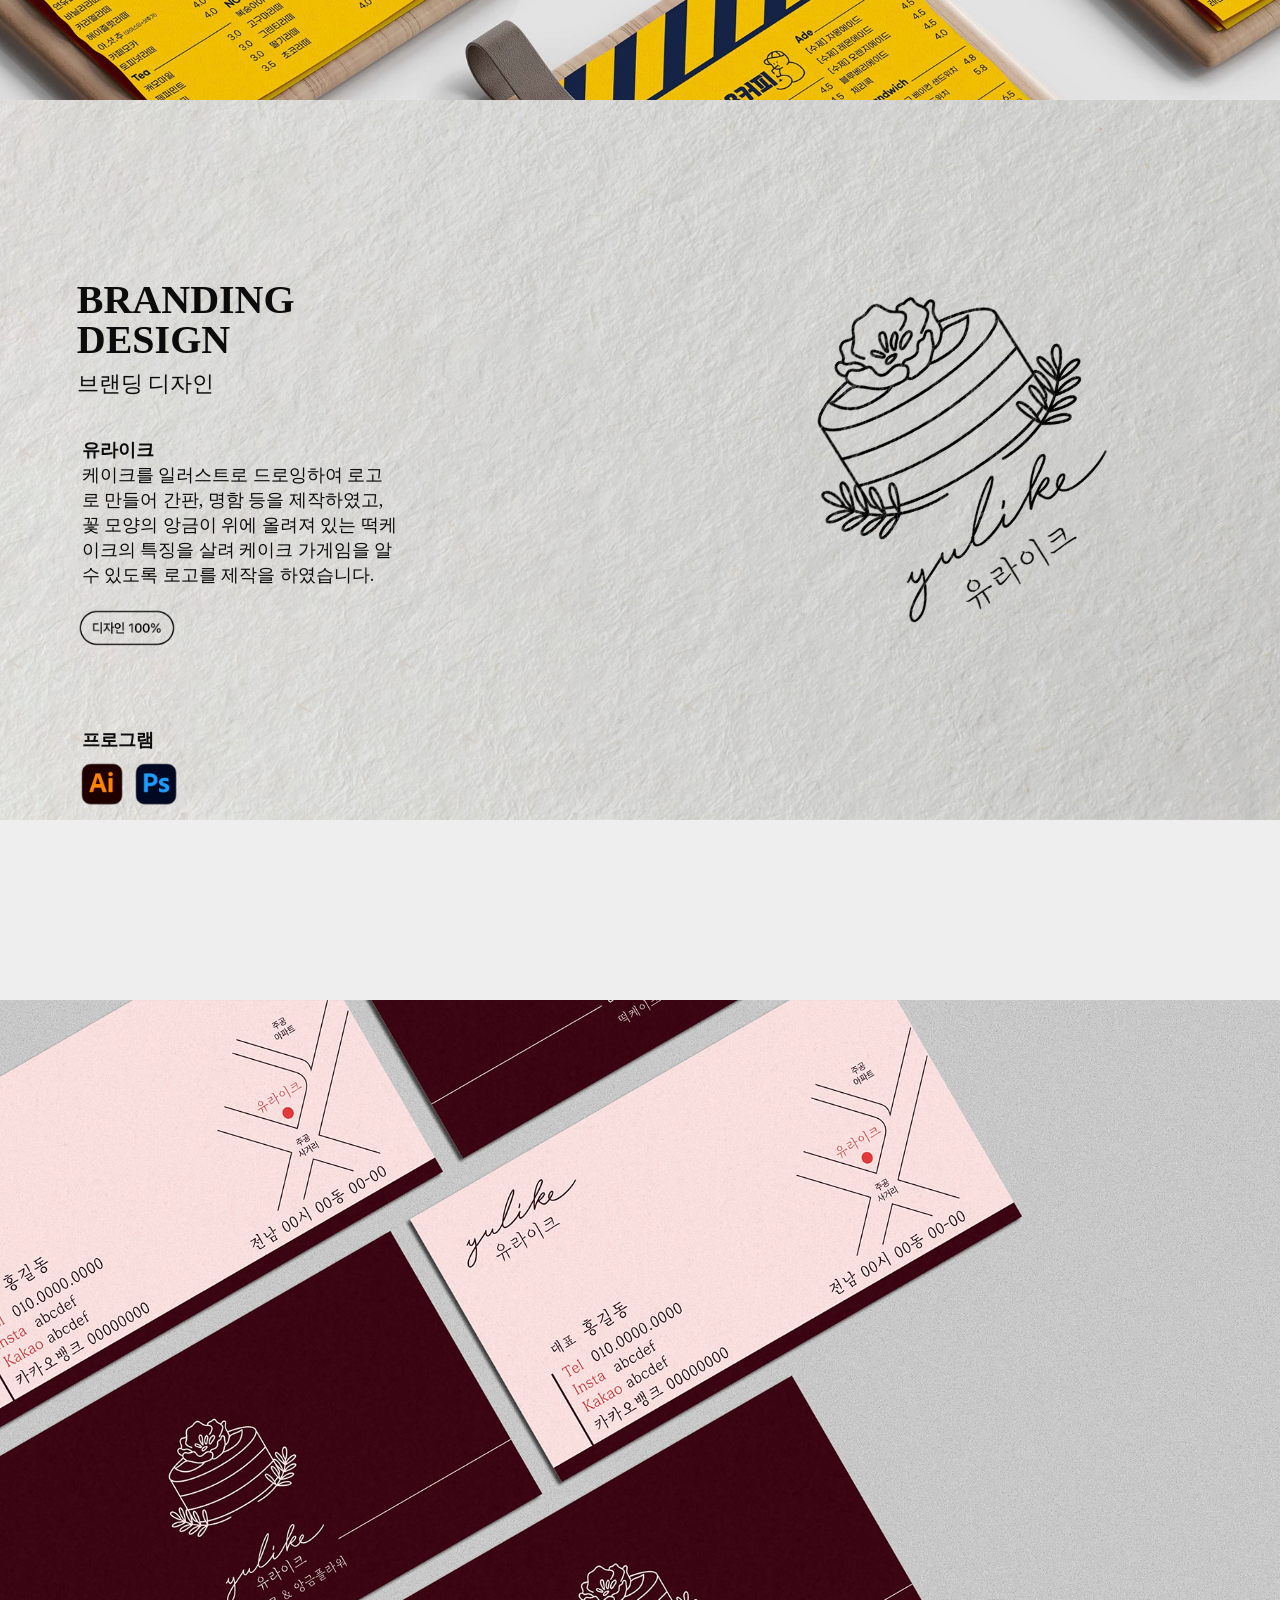
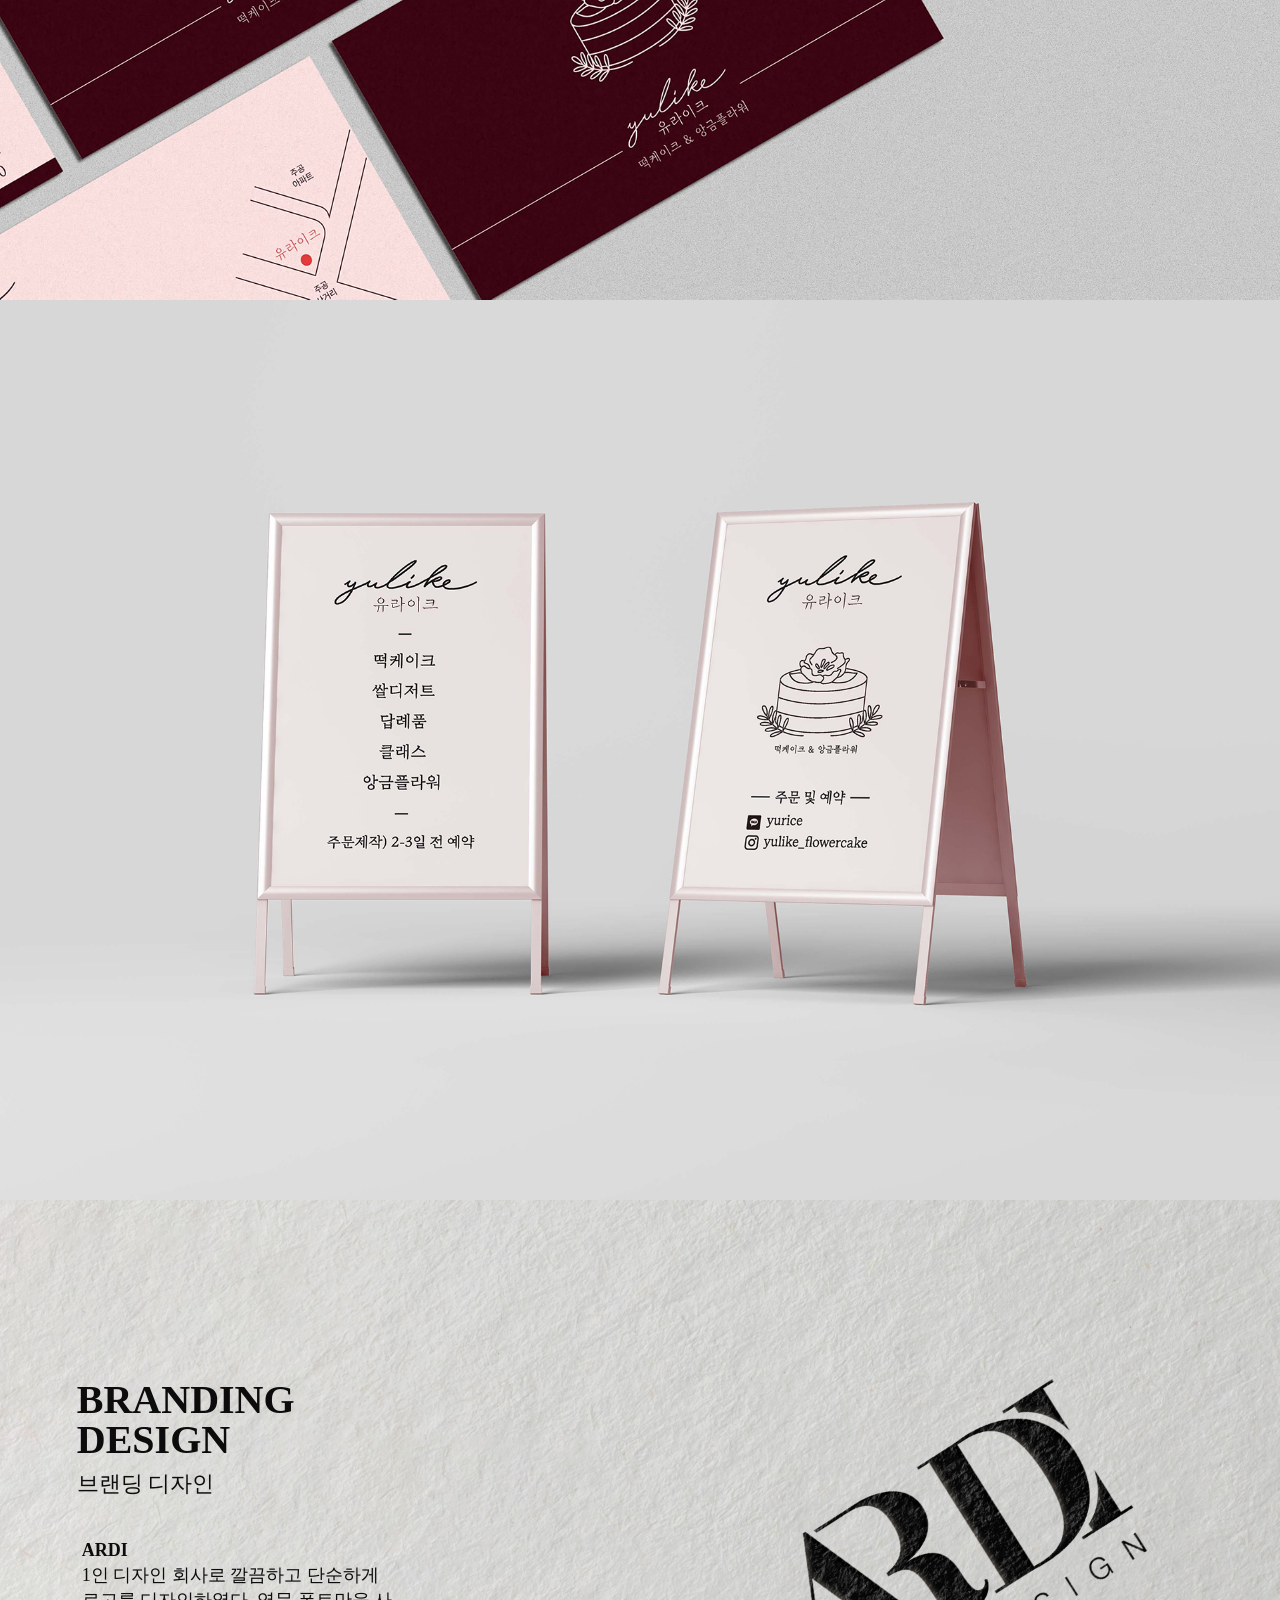
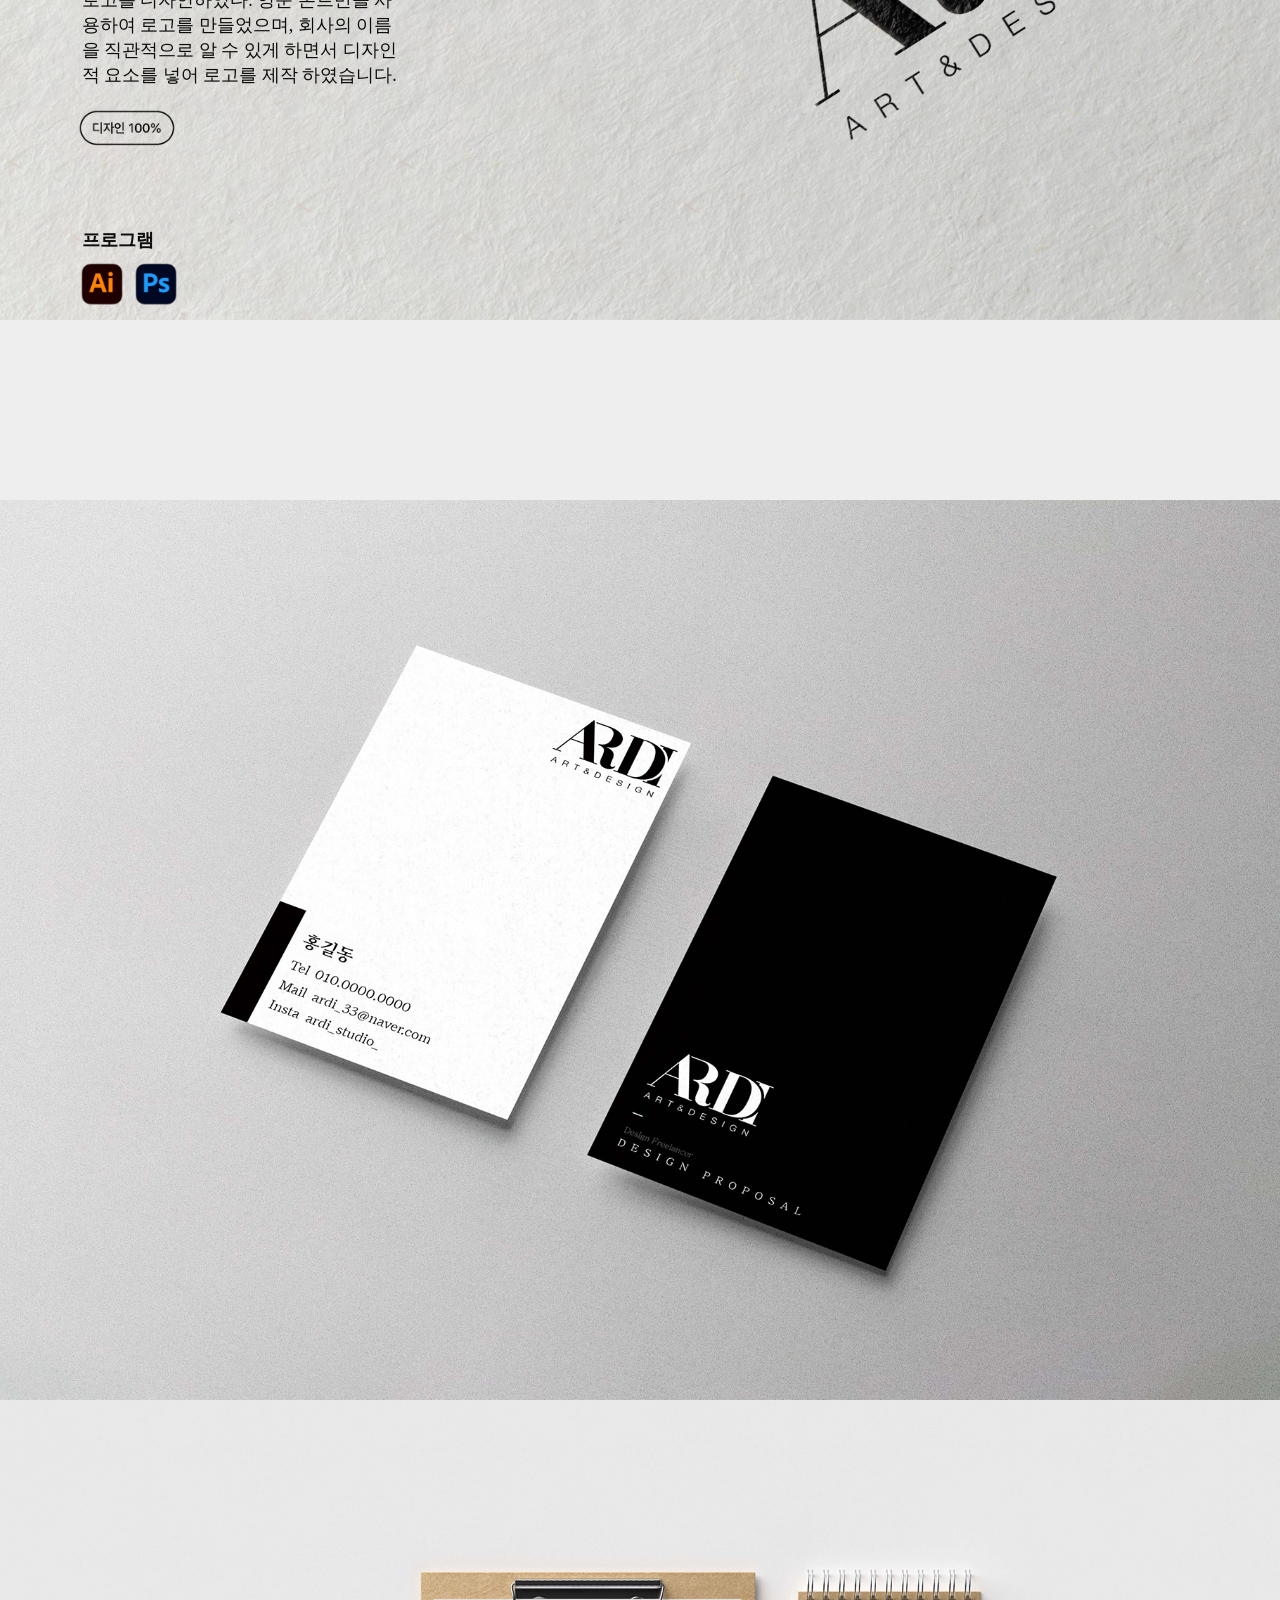
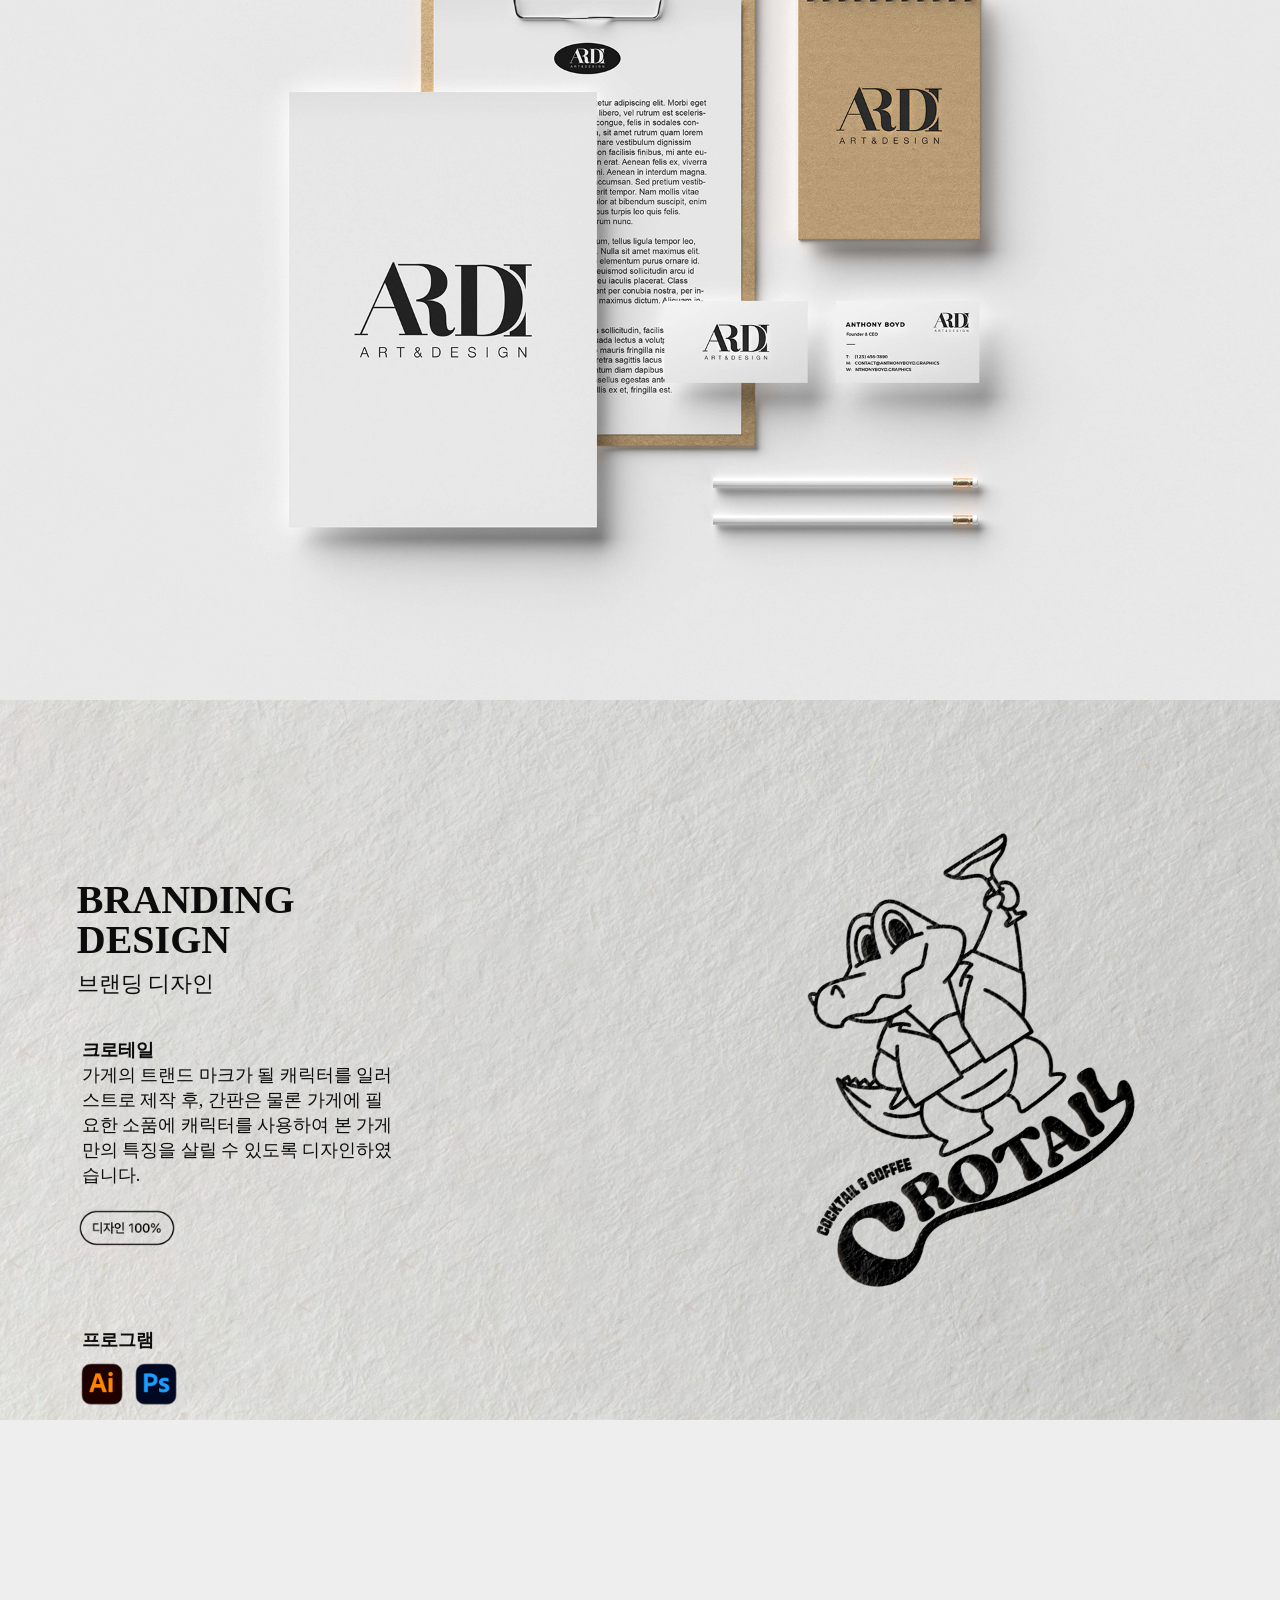
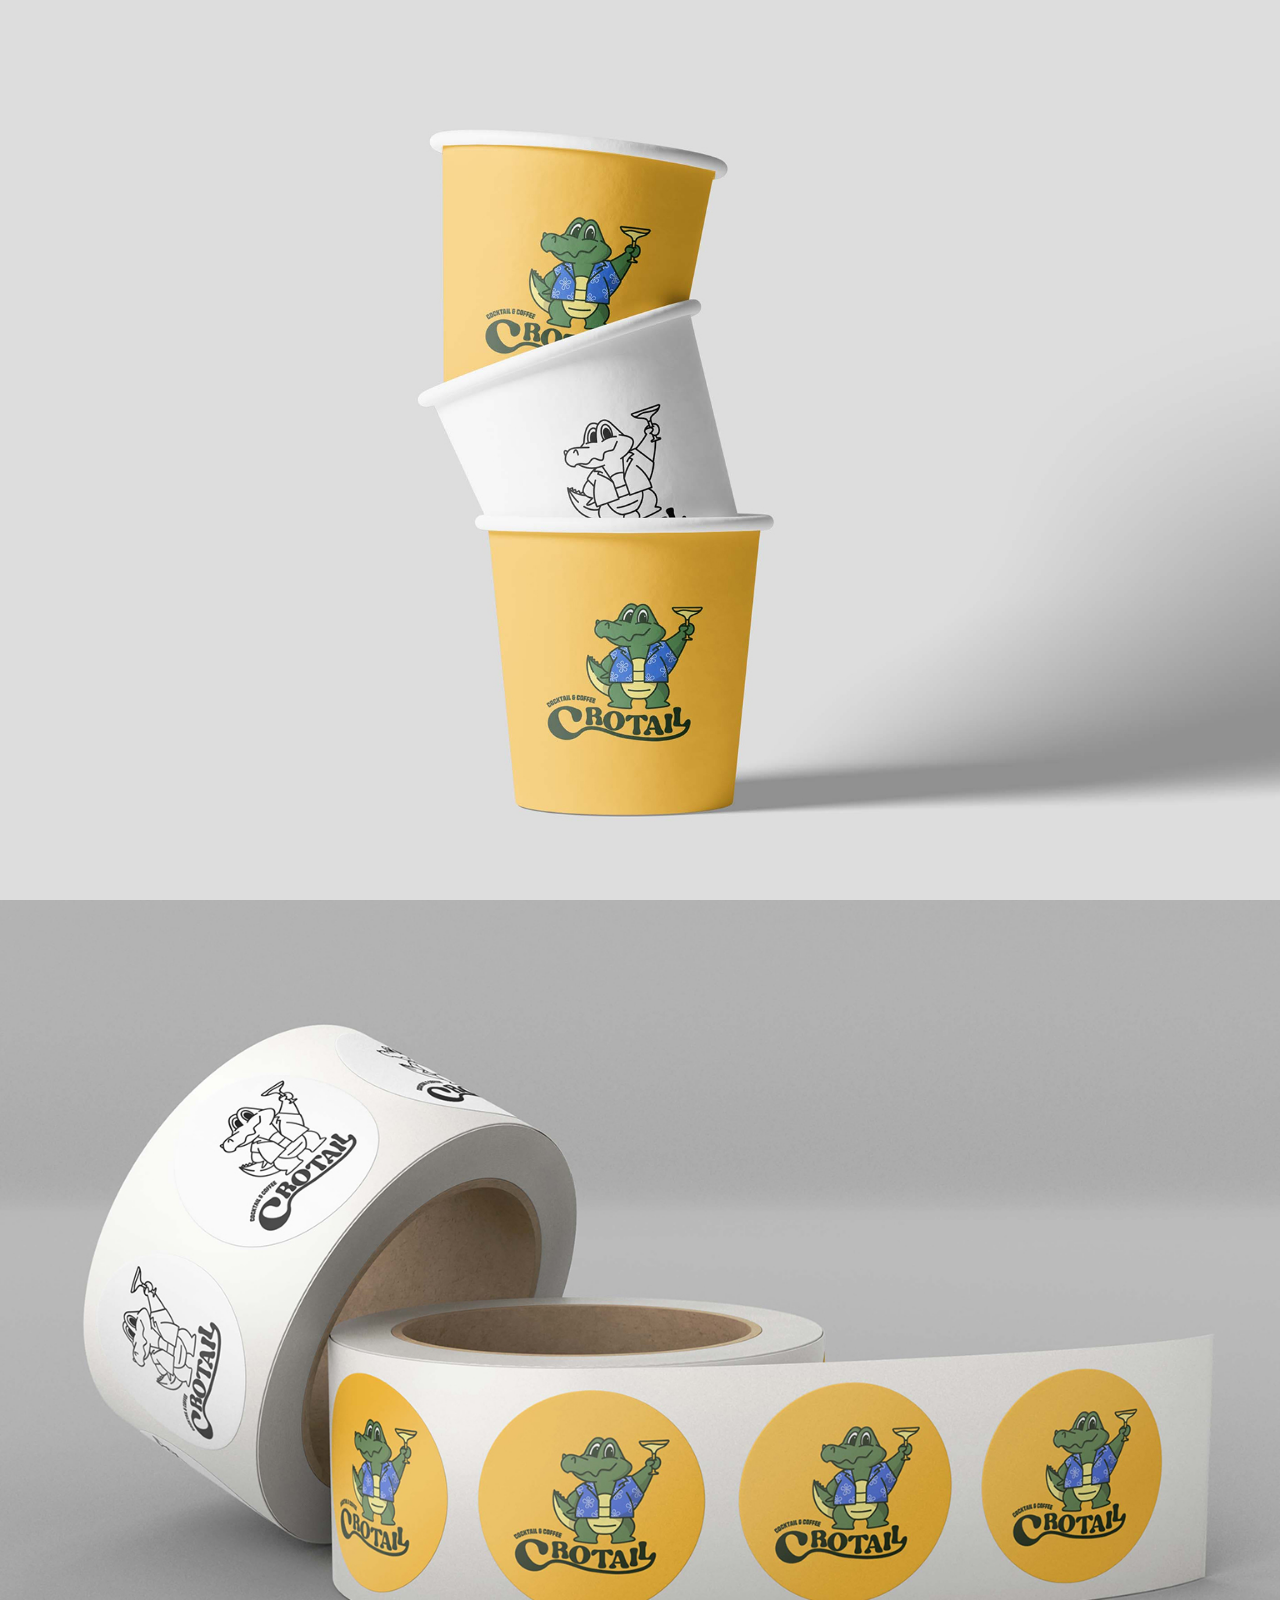
<file: index4.html>
<!DOCTYPE html>
<html lang="ko">

<head>
    <meta charset="UTF-8">
    <meta name="viewport" content="width=device-width, initial-scale=1.0">
    <title>portfolio</title>
    <script src="https://code.jquery.com/jquery-3.7.1.min.js"></script>
    <script src="js/script1.js" type="text/javascript"></script>
    <link rel="preconnect" href="https://cdn.jsdelivr.net/gh/Project-Noonnu/noonfonts_2107@1.1/Pretendard-Regular.woff">
    <link rel="stylesheet" href="css/reset.css">
    <link rel="stylesheet" href="css/style4.css">
</head>
<body>
    <!-- 효정병원 -->
    <div id="page1">
        <div class="text">
            <h1>BRANDING DESIGN</h1>
            <b>브랜딩 디자인</b>
            <p>
                상무효정병원
                <br>
                상무효정병원의 로고와 병원내에 필요한 디자인을 제작하였습니다.
                효정병원의 H와 상무의 S를 사용하여 로고를 만들었으며,
                병원 디자인에서 가장 중요한 색상은 진정과 불안을 줄여주는
                파랑색 계열을 사용하였으며 신뢰를 줄수 있는 색감을 사용하였습니다.
            </p>
            <img src="images/design100.png" alt="design100">
            <p>프로그램</p>
            <img src="images/skill_icon1.png" alt="skill_icon1">
            <img src="images/skill_icon2.png" alt="skill_icon2">
        </div> <!-- .text -->
        <div class="img">
            <img src="images/branding1-1.jpg" alt="branding1-1">
        </div> <!-- .img -->
    </div> <!-- #page1 -->
    <div id="page2"></div> <!-- #page2 -->
    <div id="page3"></div> <!-- #page3 -->

    <!-- 지니캐디 -->
     <div id="page4">
        <div class="text">
            <h1>BRANDING DESIGN</h1>
            <b>브랜딩 디자인</b>
            <p>
                지니캐디
                <br>
                골프공 추적 시스템을 판매 및 개발하는 회사의 로고를 만들어보았습니다.
                골프공의 모양과 티를 형상화하였으며 회사명의 알파벳 철자를 접목시켰으며,
                박람회에서 필요한 포스터 및 회사 카드 디자인 또한 수작업으로 작업하였습니다.
            </p>
            <img src="images/design100.png" alt="design100">
            <p>프로그램</p>
            <img src="images/skill_icon1.png" alt="skill_icon1">
            <img src="images/skill_icon2.png" alt="skill_icon2">
        </div> <!-- .text -->
        <div class="img">
            <img src="images/branding2-1.jpg" alt="branding2-1">
        </div> <!-- .img -->
    </div> <!-- #page4 -->
    <div id="page5"></div> <!-- #page5 -->
    <div id="page6"></div> <!-- #page6 -->

    <!-- 58커피 -->
     <div id="page7">
        <div class="text">
            <h1>BRANDING DESIGN</h1>
            <b>브랜딩 디자인</b>
            <p>
                58커피
                <br>
                숫자 5와 8을 연상 시키는 카페 로고와 메뉴판, 간판 등을 제작하였습니다.
                5와 8을 사용한 로고 제작을 의뢰 받아 카페라는 업종과 연관 지어
                사람(8)이 커피(5)를 마시는 모습을 드로잉하여 일러스트로 작업하였습니다.
            </p>
            <img src="images/design100.png" alt="design100">
            <p>프로그램</p>
            <img src="images/skill_icon1.png" alt="skill_icon1">
            <img src="images/skill_icon2.png" alt="skill_icon2">
        </div> <!-- .text -->
        <div class="img">
            <img src="images/branding3-1.jpg" alt="branding3-1">
        </div> <!-- .img -->
    </div> <!-- #page7 -->
    <div id="page8"></div> <!-- #page8 -->
    <div id="page9"></div> <!-- #page9 -->

    <!-- 유라이크 -->
     <div id="page10">
        <div class="text">
            <h1>BRANDING DESIGN</h1>
            <b>브랜딩 디자인</b>
            <p>
                유라이크
                <br>
                케이크를 일러스트로 드로잉하여 로고로 만들어 간판, 명함 등을
                제작하였고, 꽃 모양의 앙금이 위에 올려져 있는 떡케이크의 특징을
                살려 케이크 가게임을 알 수 있도록 로고를 제작을 하였습니다.
            </p>
            <img src="images/design100.png" alt="design100">
            <p>프로그램</p>
            <img src="images/skill_icon1.png" alt="skill_icon1">
            <img src="images/skill_icon2.png" alt="skill_icon2">
        </div> <!-- .text -->
        <div class="img">
            <img src="images/branding4-1.jpg" alt="branding3-1">
        </div> <!-- .img -->
    </div> <!-- #page10 -->
    <div id="page11"></div> <!-- #page11 -->
    <div id="page12"></div> <!-- #page12 -->

    <!-- 알디 -->
     <div id="page13">
        <div class="text">
            <h1>BRANDING DESIGN</h1>
            <b>브랜딩 디자인</b>
            <p>
                ARDI
                <br>
                1인 디자인 회사로 깔끔하고 단순하게 로고를 디자인하였다.
                영문 폰트만을 사용하여 로고를 만들었으며, 회사의 이름을
                직관적으로 알 수 있게 하면서 디자인적 요소를 넣어 로고를 제작 하였습니다.
            </p>
            <img src="images/design100.png" alt="design100">
            <p>프로그램</p>
            <img src="images/skill_icon1.png" alt="skill_icon1">
            <img src="images/skill_icon2.png" alt="skill_icon2">
        </div> <!-- .text -->
        <div class="img">
            <img src="images/branding5-1.jpg" alt="branding3-1">
        </div> <!-- .img -->
    </div> <!-- #page13 -->
    <div id="page14"></div> <!-- #page14 -->
    <div id="page15"></div> <!-- #page15 -->

    <!-- 크로테일 -->
     <div id="page16">
        <div class="text">
            <h1>BRANDING DESIGN</h1>
            <b>브랜딩 디자인</b>
            <p>
                크로테일
                <br>
                가게의 트랜드 마크가 될 캐릭터를 일러스트로 제작 후,
                간판은 물론 가게에 필요한 소품에 캐릭터를 사용하여
                본 가게만의 특징을 살릴 수 있도록 디자인하였습니다.
            </p>
            <img src="images/design100.png" alt="design100">
            <p>프로그램</p>
            <img src="images/skill_icon1.png" alt="skill_icon1">
            <img src="images/skill_icon2.png" alt="skill_icon2">
        </div> <!-- .text -->
        <div class="img">
            <img src="images/branding6-1.jpg" alt="branding3-1">
        </div> <!-- .img -->
    </div> <!-- #page16 -->
    <div id="page17"></div> <!-- #page17 -->
    <div id="page18"></div> <!-- #page18 -->

    <!-- 제리하우스 -->
     <div id="page19">
        <div class="text">
            <h1>BRANDING DESIGN</h1>
            <b>브랜딩 디자인</b>
            <p>
                제리하우스
                <br>
                캐릭터를 드로잉하여 문구&팬시제품을 제작하였습니다.
                테마를 정해 직접 캐릭터와 배경을 드로잉하였으며,
                직접 드로잉한 캐릭터를 사용하여 스티커, 엽서, 메모지 등을 제작하였습니다.
            </p>
            <img src="images/design100.png" alt="design100">
            <p>프로그램</p>
            <img src="images/skill_icon1.png" alt="skill_icon1">
            <img src="images/skill_icon2.png" alt="skill_icon2">
        </div> <!-- .text -->
        <div class="img">
            <img src="images/branding7-1.jpg" alt="branding7-1">
        </div> <!-- .img -->
    </div> <!-- #page19 -->
    <div id="page20"></div> <!-- #page20 -->
    <div id="page21"></div> <!-- #page21 -->
</body>
</file>
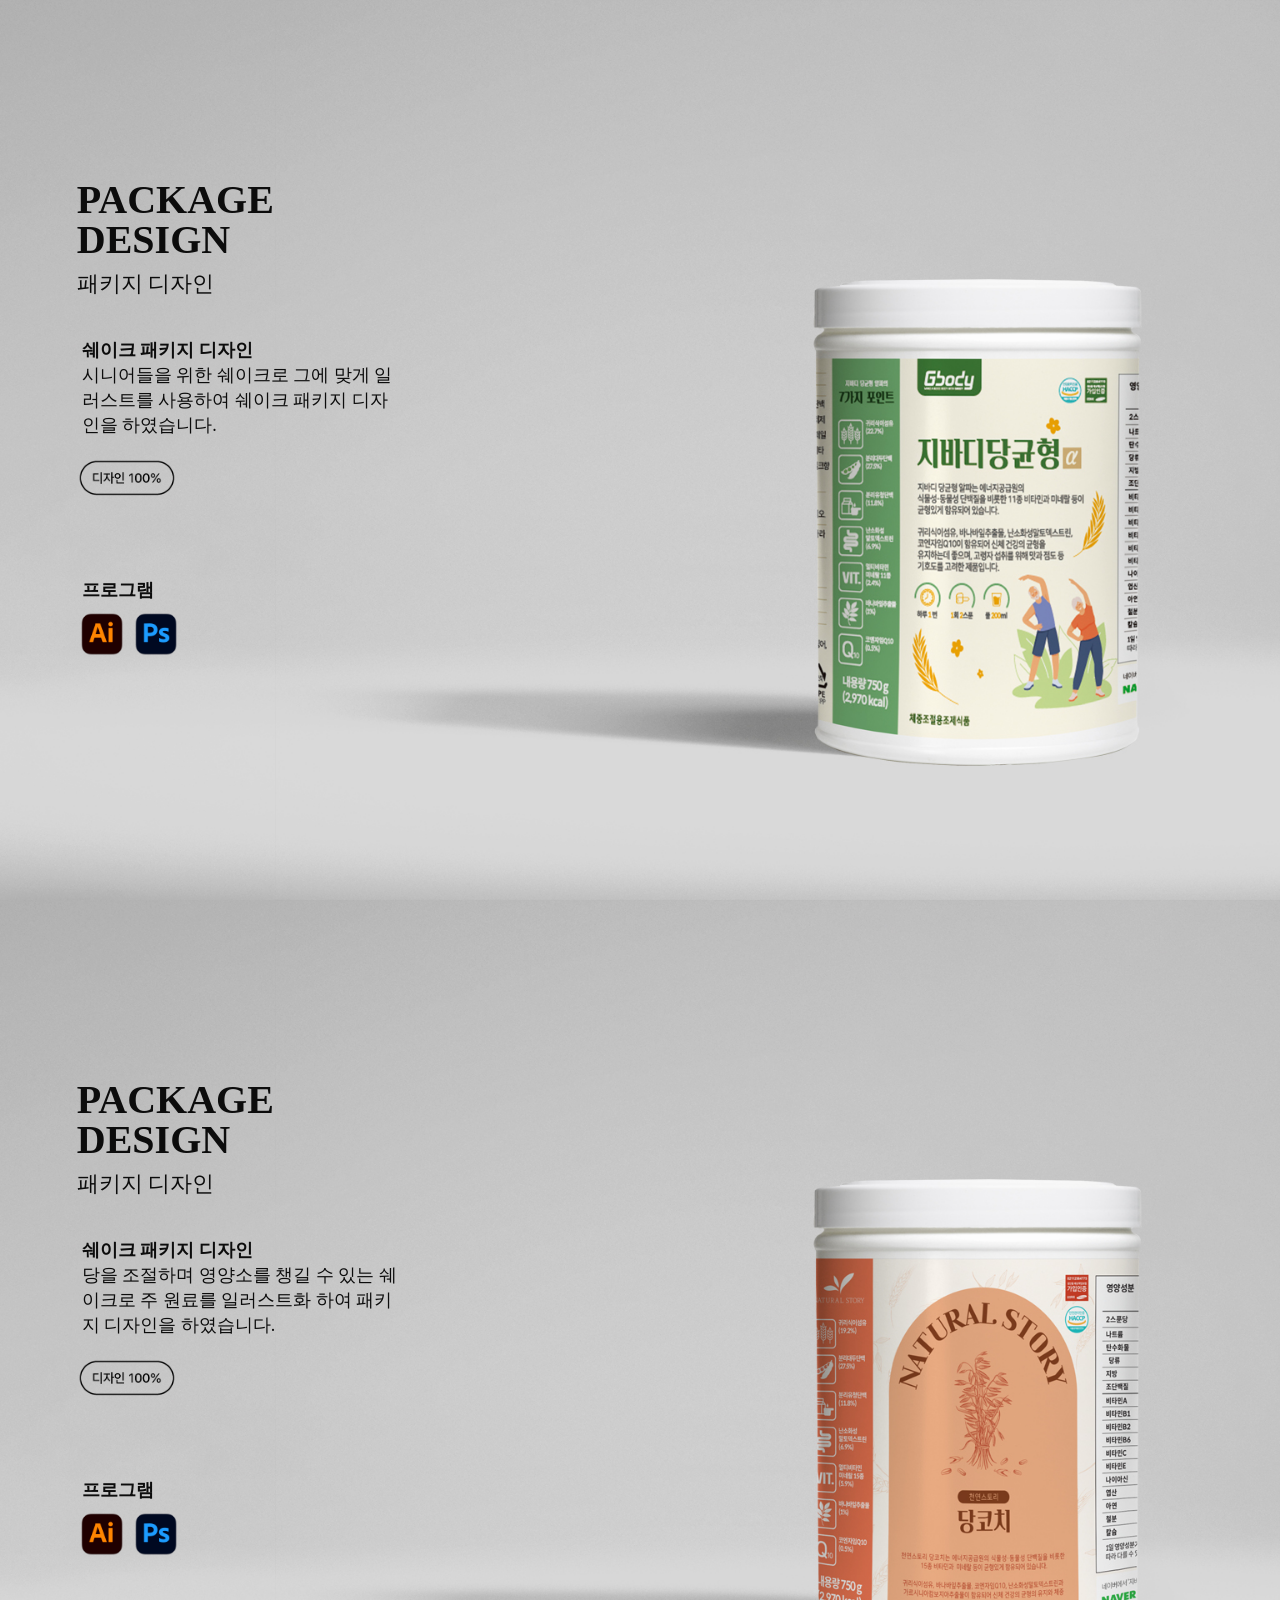
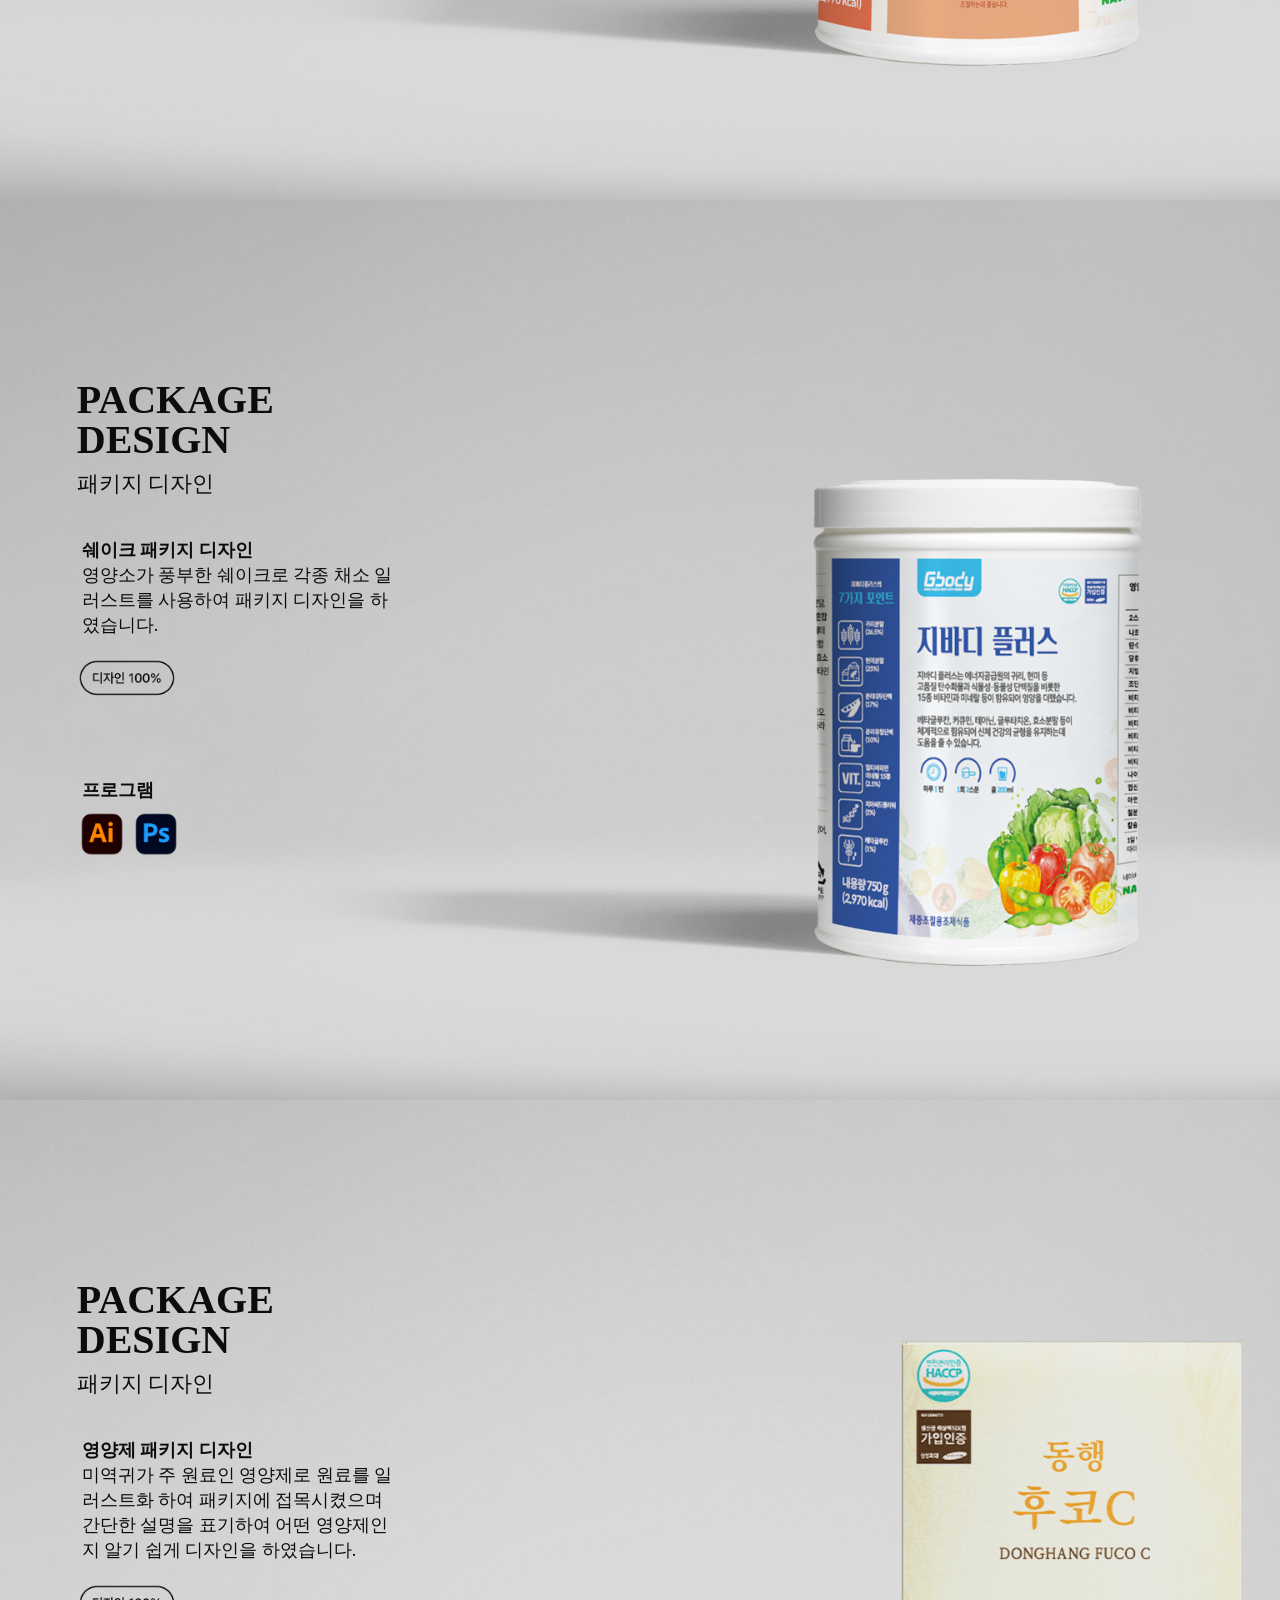
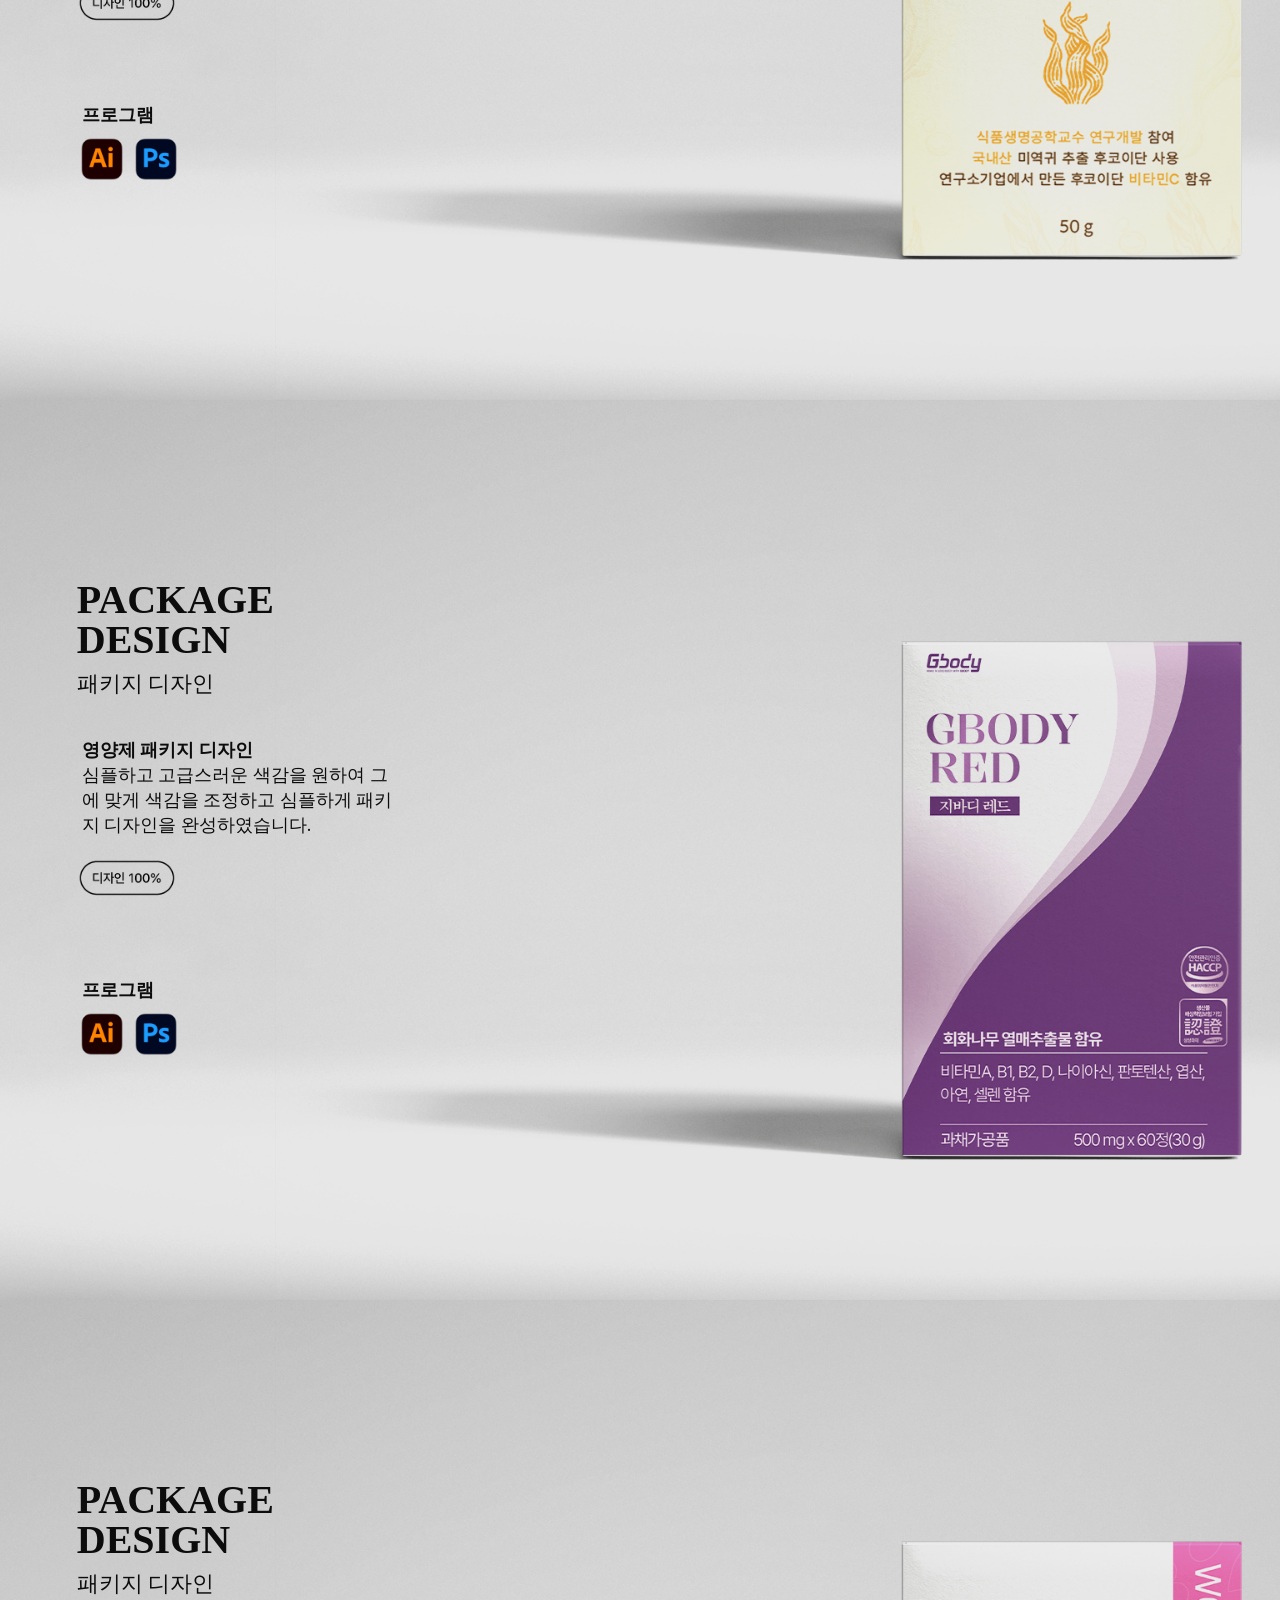
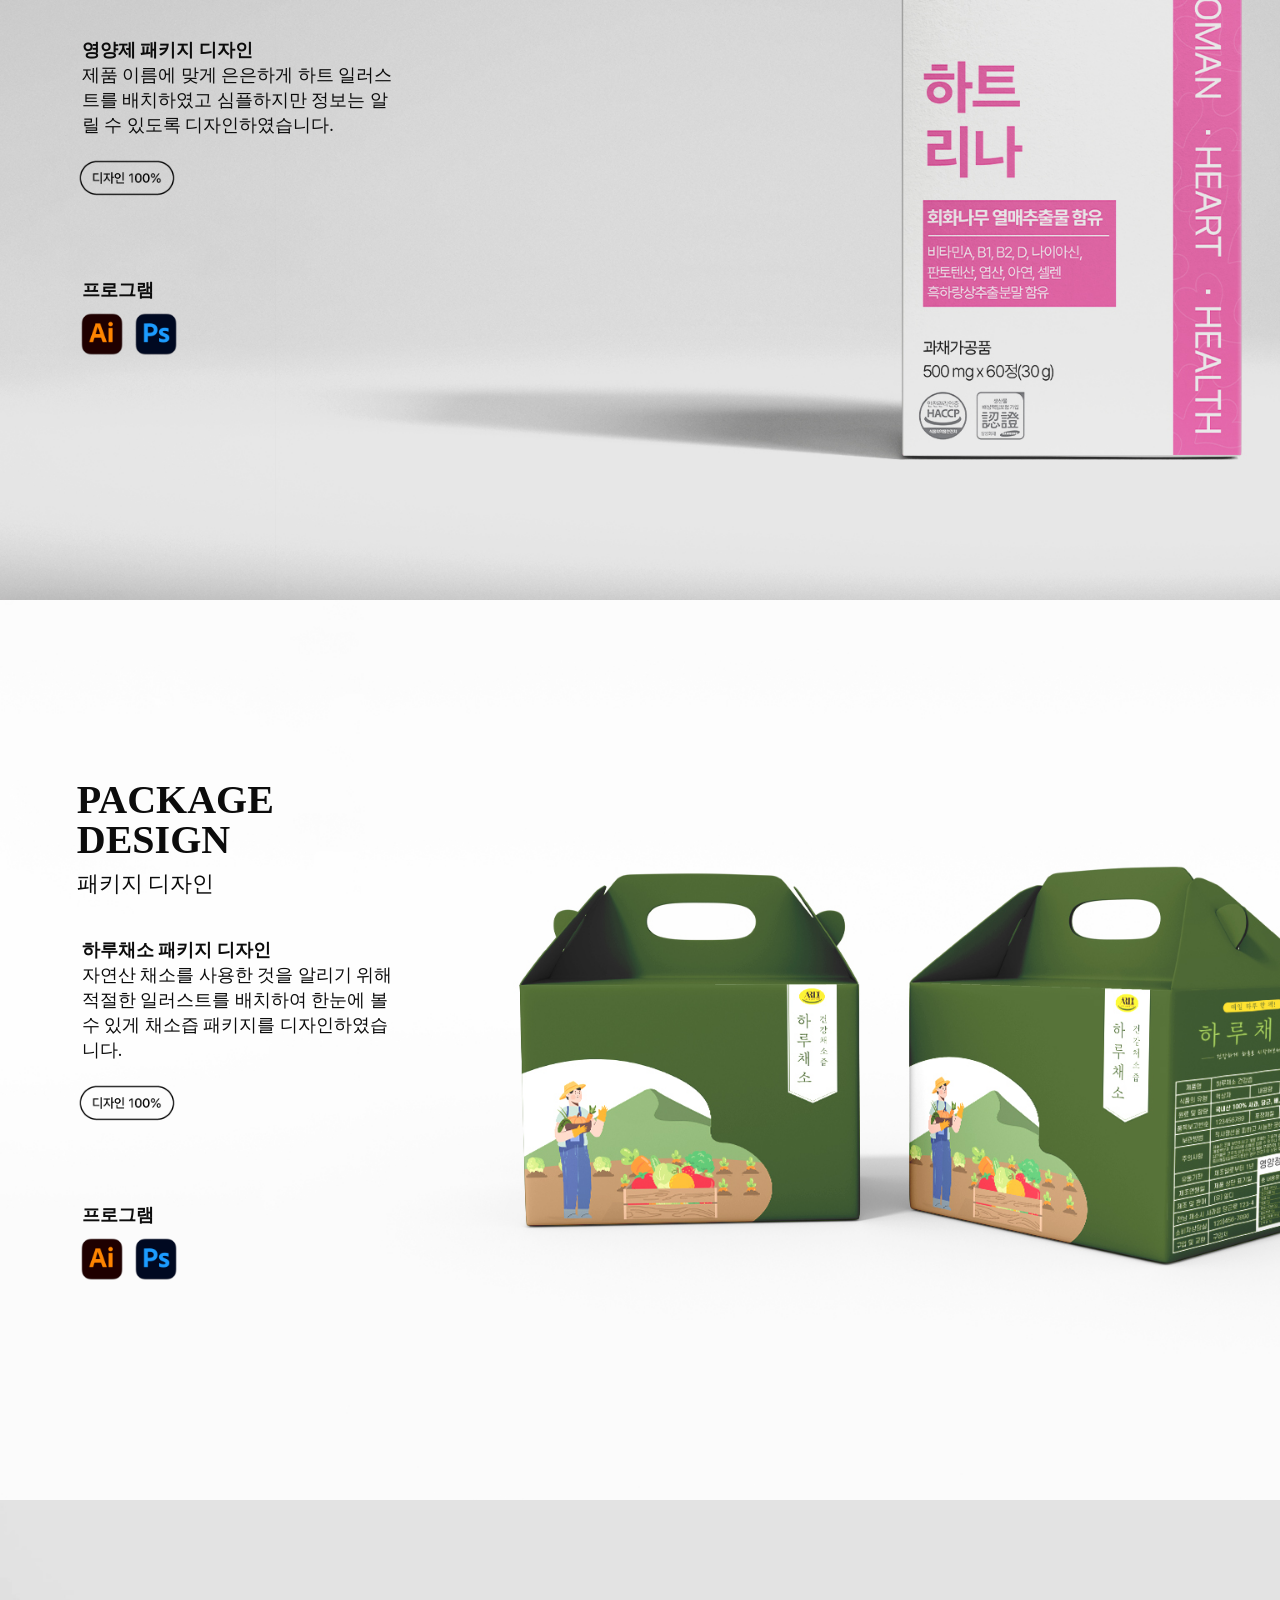
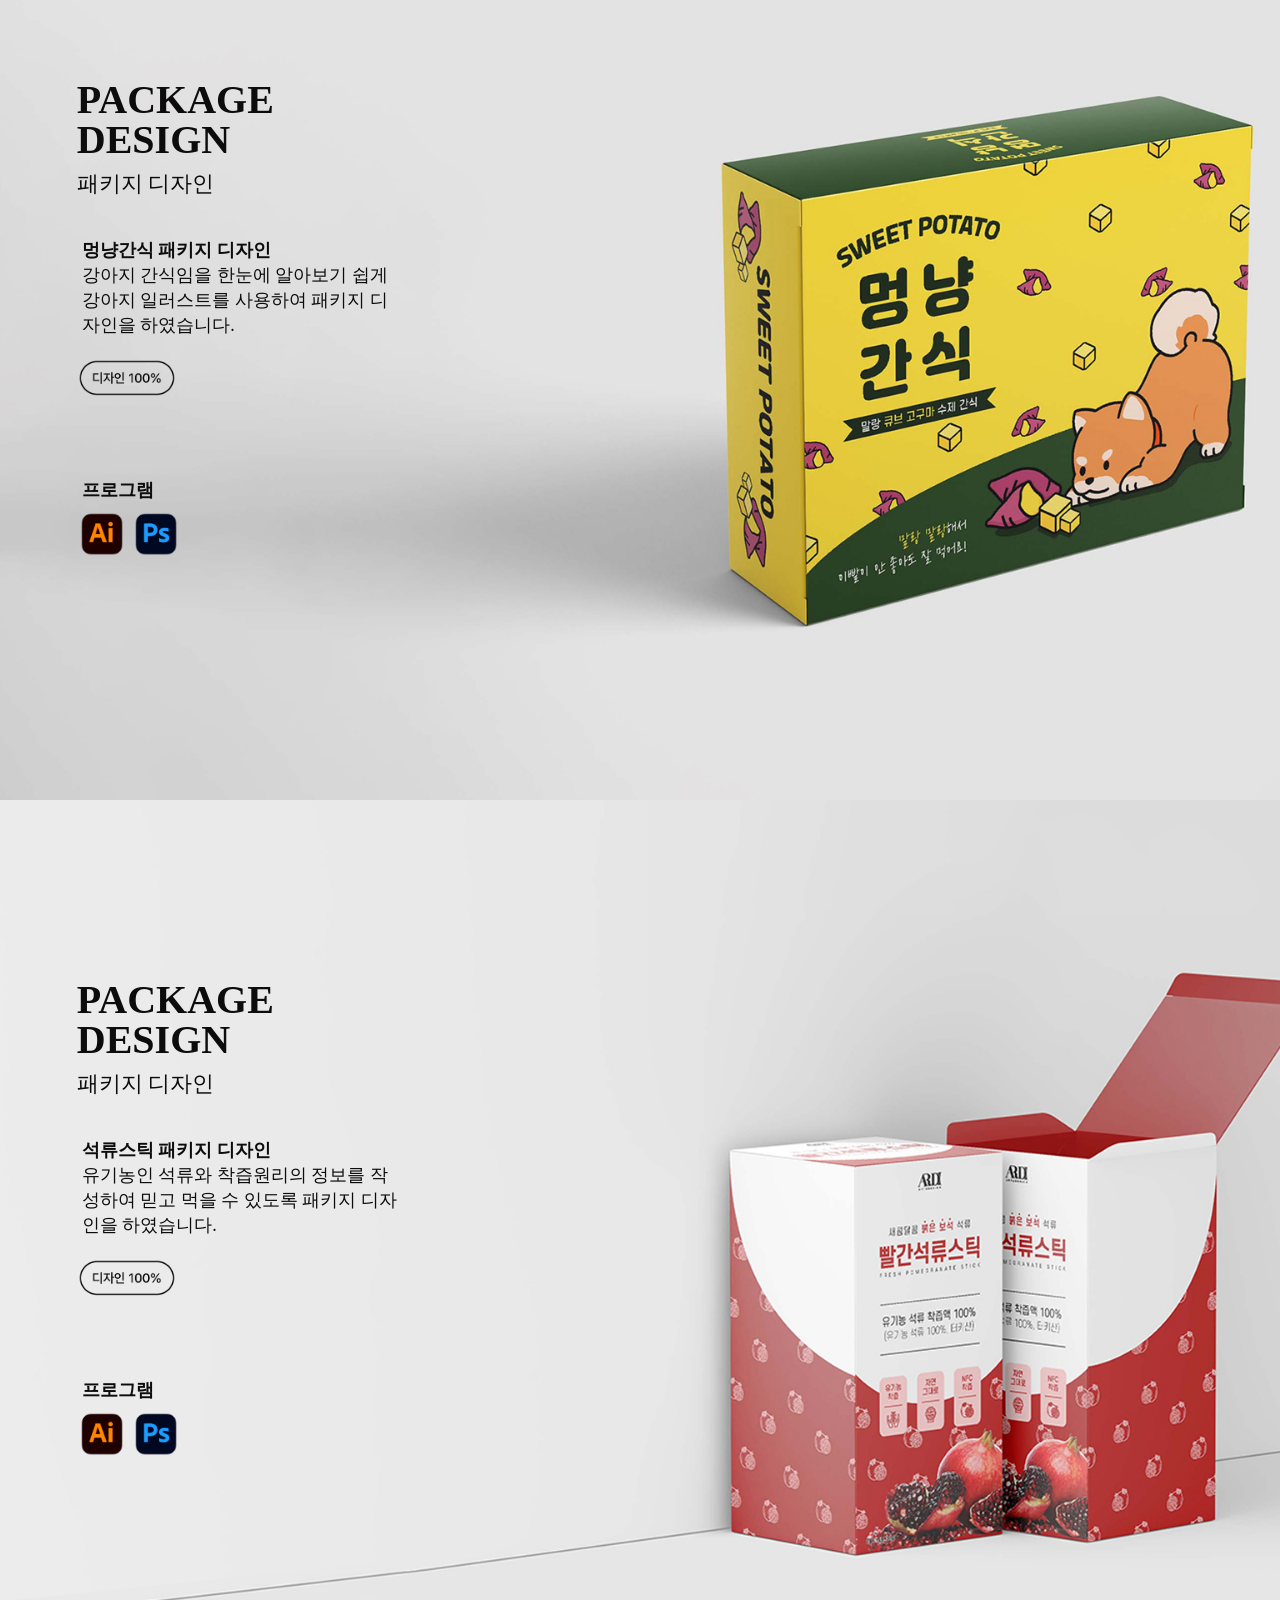
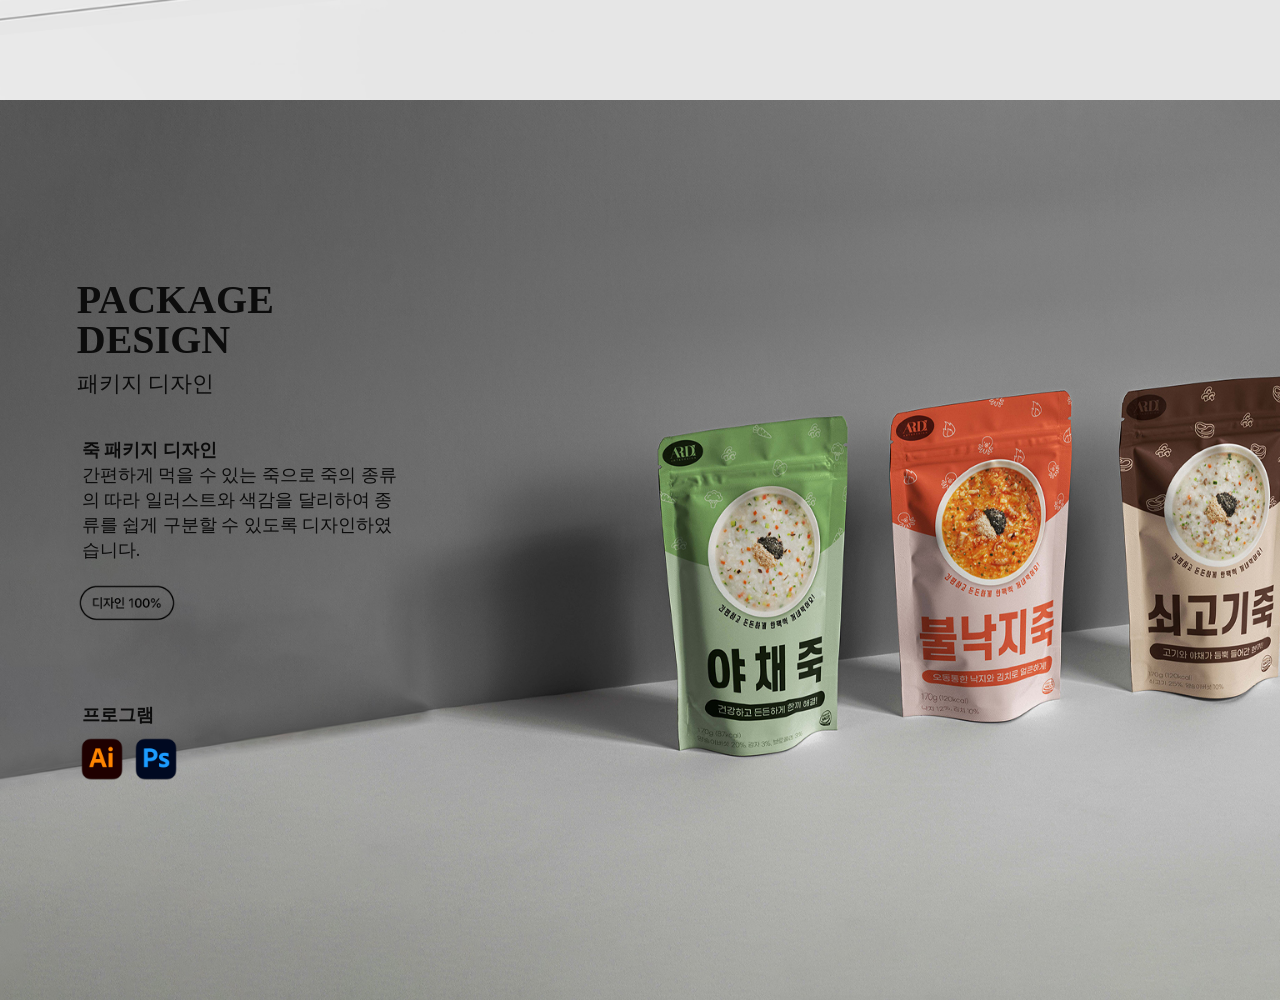
<file: index5.html>
<!DOCTYPE html>
<html lang="ko">

<head>
    <meta charset="UTF-8">
    <meta name="viewport" content="width=device-width, initial-scale=1.0">
    <title>portfolio</title>
    <script src="https://code.jquery.com/jquery-3.7.1.min.js"></script>
    <script src="js/script2.js" type="text/javascript"></script>
    <link rel="preconnect" href="https://cdn.jsdelivr.net/gh/Project-Noonnu/noonfonts_2107@1.1/Pretendard-Regular.woff">
    <link rel="stylesheet" href="css/reset.css">
    <link rel="stylesheet" href="css/style5.css">
</head>
<body>
    <div id="page1">
        <div class="text">
            <h1>PACKAGE DESIGN</h1>
            <b>패키지 디자인</b>
            <p>
                쉐이크 패키지 디자인
                <br>
                시니어들을 위한 쉐이크로 그에 맞게 일러스트를 사용하여 쉐이크 패키지 디자인을 하였습니다.
            </p>
            <img src="images/design100.png" alt="design100">
            <p>프로그램</p>
            <img src="images/skill_icon1.png" alt="skill_icon1">
            <img src="images/skill_icon2.png" alt="skill_icon2">
        </div> <!-- .text -->
    </div> <!-- #page1 -->
    <div id="page2">
        <div class="text">
            <h1>PACKAGE DESIGN</h1>
            <b>패키지 디자인</b>
            <p>
                쉐이크 패키지 디자인
                <br>
                당을 조절하며 영양소를 챙길 수 있는 쉐이크로 주 원료를 일러스트화 하여 패키지 디자인을 하였습니다.
            </p>
            <img src="images/design100.png" alt="design100">
            <p>프로그램</p>
            <img src="images/skill_icon1.png" alt="skill_icon1">
            <img src="images/skill_icon2.png" alt="skill_icon2">
        </div> <!-- .text -->
    </div> <!-- #page2 -->
    <div id="page3">
        <div class="text">
            <h1>PACKAGE DESIGN</h1>
            <b>패키지 디자인</b>
            <p>
                쉐이크 패키지 디자인
                <br>
                영양소가 풍부한 쉐이크로 각종 채소 일러스트를 사용하여 패키지 디자인을 하였습니다.
            </p>
            <img src="images/design100.png" alt="design100">
            <p>프로그램</p>
            <img src="images/skill_icon1.png" alt="skill_icon1">
            <img src="images/skill_icon2.png" alt="skill_icon2">
        </div> <!-- .text -->
    </div> <!-- #page3 -->
    <div id="page4">
        <div class="text">
            <h1>PACKAGE DESIGN</h1>
            <b>패키지 디자인</b>
            <p>
                영양제 패키지 디자인
                <br>
                미역귀가 주 원료인 영양제로 원료를 일러스트화 하여 패키지에 접목시켰으며 간단한 설명을 표기하여 어떤 영양제인지 알기 쉽게 디자인을 하였습니다.
            </p>
            <img src="images/design100.png" alt="design100">
            <p>프로그램</p>
            <img src="images/skill_icon1.png" alt="skill_icon1">
            <img src="images/skill_icon2.png" alt="skill_icon2">
        </div> <!-- .text -->
    </div> <!-- #page4 -->
    <div id="page5">
        <div class="text">
            <h1>PACKAGE DESIGN</h1>
            <b>패키지 디자인</b>
            <p>
                영양제 패키지 디자인
                <br>
                심플하고 고급스러운 색감을 원하여 그에 맞게 색감을 조정하고 심플하게 패키지 디자인을 완성하였습니다.
            </p>
            <img src="images/design100.png" alt="design100">
            <p>프로그램</p>
            <img src="images/skill_icon1.png" alt="skill_icon1">
            <img src="images/skill_icon2.png" alt="skill_icon2">
        </div> <!-- .text -->
    </div> <!-- #page5 -->
    <div id="page6">
        <div class="text">
            <h1>PACKAGE DESIGN</h1>
            <b>패키지 디자인</b>
            <p>
                영양제 패키지 디자인
                <br>
                제품 이름에 맞게 은은하게 하트 일러스트를 배치하였고 심플하지만 정보는 알릴 수 있도록 디자인하였습니다.
            </p>
            <img src="images/design100.png" alt="design100">
            <p>프로그램</p>
            <img src="images/skill_icon1.png" alt="skill_icon1">
            <img src="images/skill_icon2.png" alt="skill_icon2">
        </div> <!-- .text -->
    </div> <!-- #page6 -->
    <div id="page7">
        <div class="text">
            <h1>PACKAGE DESIGN</h1>
            <b>패키지 디자인</b>
            <p>
                하루채소 패키지 디자인
                <br>
                자연산 채소를 사용한 것을 알리기 위해 적절한 일러스트를 배치하여 한눈에 볼 수 있게 채소즙 패키지를 디자인하였습니다.
            </p>
            <img src="images/design100.png" alt="design100">
            <p>프로그램</p>
            <img src="images/skill_icon1.png" alt="skill_icon1">
            <img src="images/skill_icon2.png" alt="skill_icon2">
        </div> <!-- .text -->
    </div> <!-- #page7 -->
    <div id="page8">
        <div class="text">
            <h1>PACKAGE DESIGN</h1>
            <b>패키지 디자인</b>
            <p>
                멍냥간식 패키지 디자인
                <br>
                강아지 간식임을 한눈에 알아보기 쉽게 강아지 일러스트를 사용하여 패키지 디자인을 하였습니다.
            </p>
            <img src="images/design100.png" alt="design100">
            <p>프로그램</p>
            <img src="images/skill_icon1.png" alt="skill_icon1">
            <img src="images/skill_icon2.png" alt="skill_icon2">
        </div> <!-- .text -->
    </div> <!-- #page8 -->
    <div id="page9">
        <div class="text">
            <h1>PACKAGE DESIGN</h1>
            <b>패키지 디자인</b>
            <p>
                석류스틱 패키지 디자인
                <br>
                유기농인 석류와 착즙원리의 정보를 작성하여 믿고 먹을 수 있도록 패키지 디자인을 하였습니다.
            </p>
            <img src="images/design100.png" alt="design100">
            <p>프로그램</p>
            <img src="images/skill_icon1.png" alt="skill_icon1">
            <img src="images/skill_icon2.png" alt="skill_icon2">
        </div> <!-- .text -->
    </div> <!-- #page9 -->
    <div id="page10">
        <div class="text">
            <h1>PACKAGE DESIGN</h1>
            <b>패키지 디자인</b>
            <p>
                죽 패키지 디자인
                <br>
                간편하게 먹을 수 있는 죽으로 죽의 종류의 따라 일러스트와 색감을 달리하여 종류를 쉽게 구분할 수 있도록 디자인하였습니다.
            </p>
            <img src="images/design100.png" alt="design100">
            <p>프로그램</p>
            <img src="images/skill_icon1.png" alt="skill_icon1">
            <img src="images/skill_icon2.png" alt="skill_icon2">
        </div> <!-- .text -->
    </div> <!-- #page10 -->
</body>
</file>
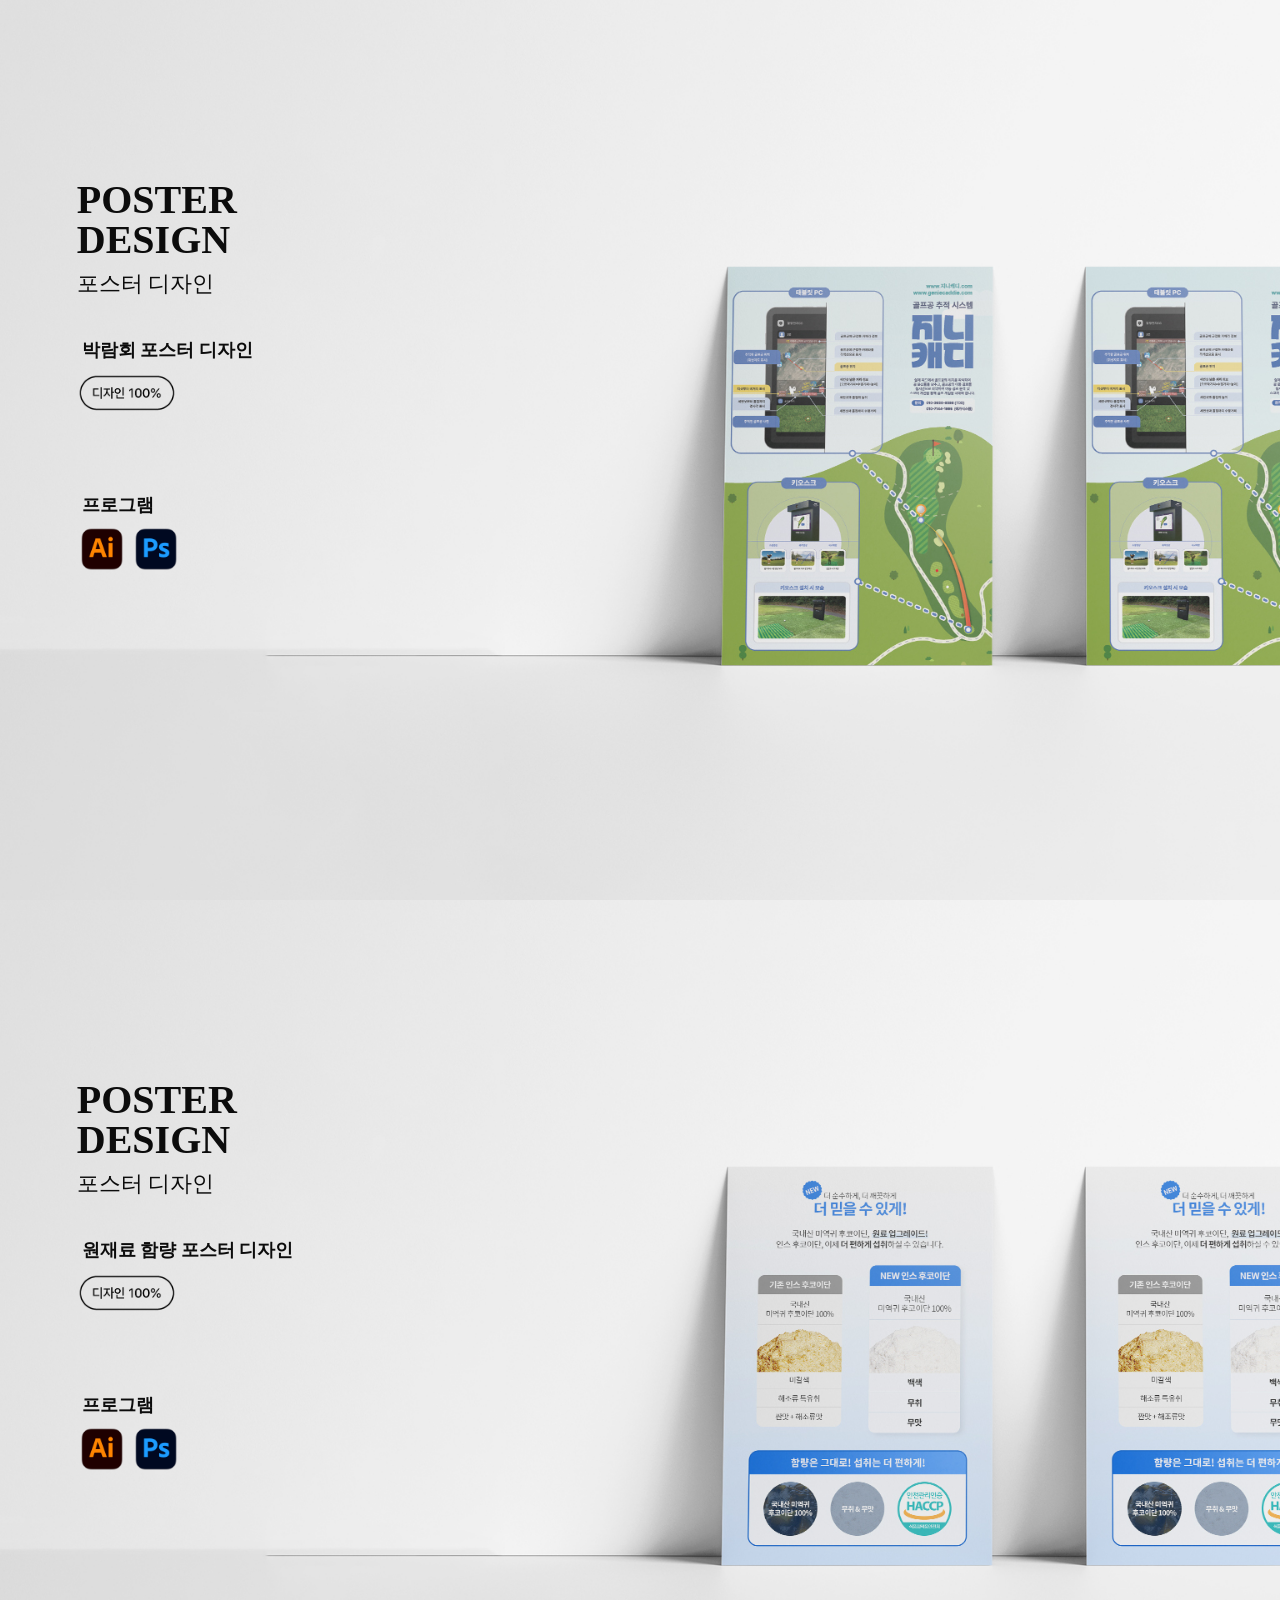
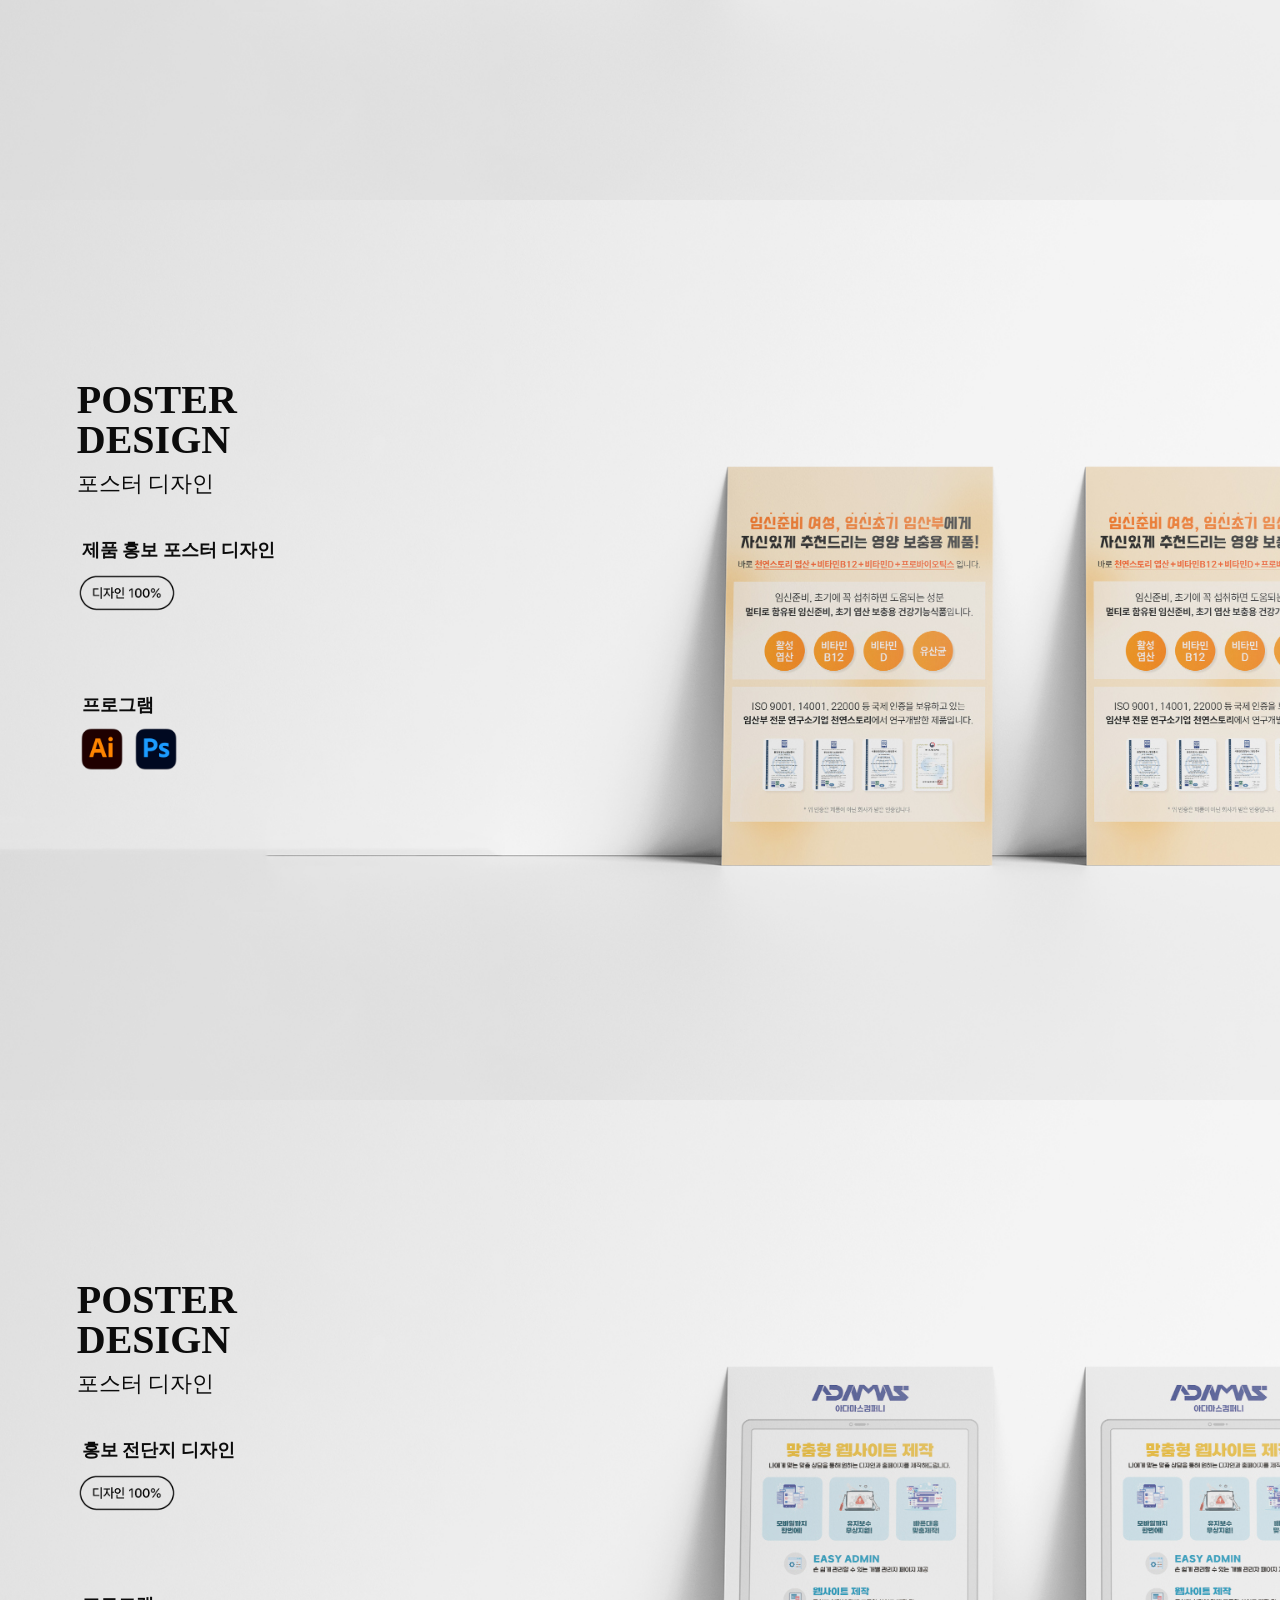
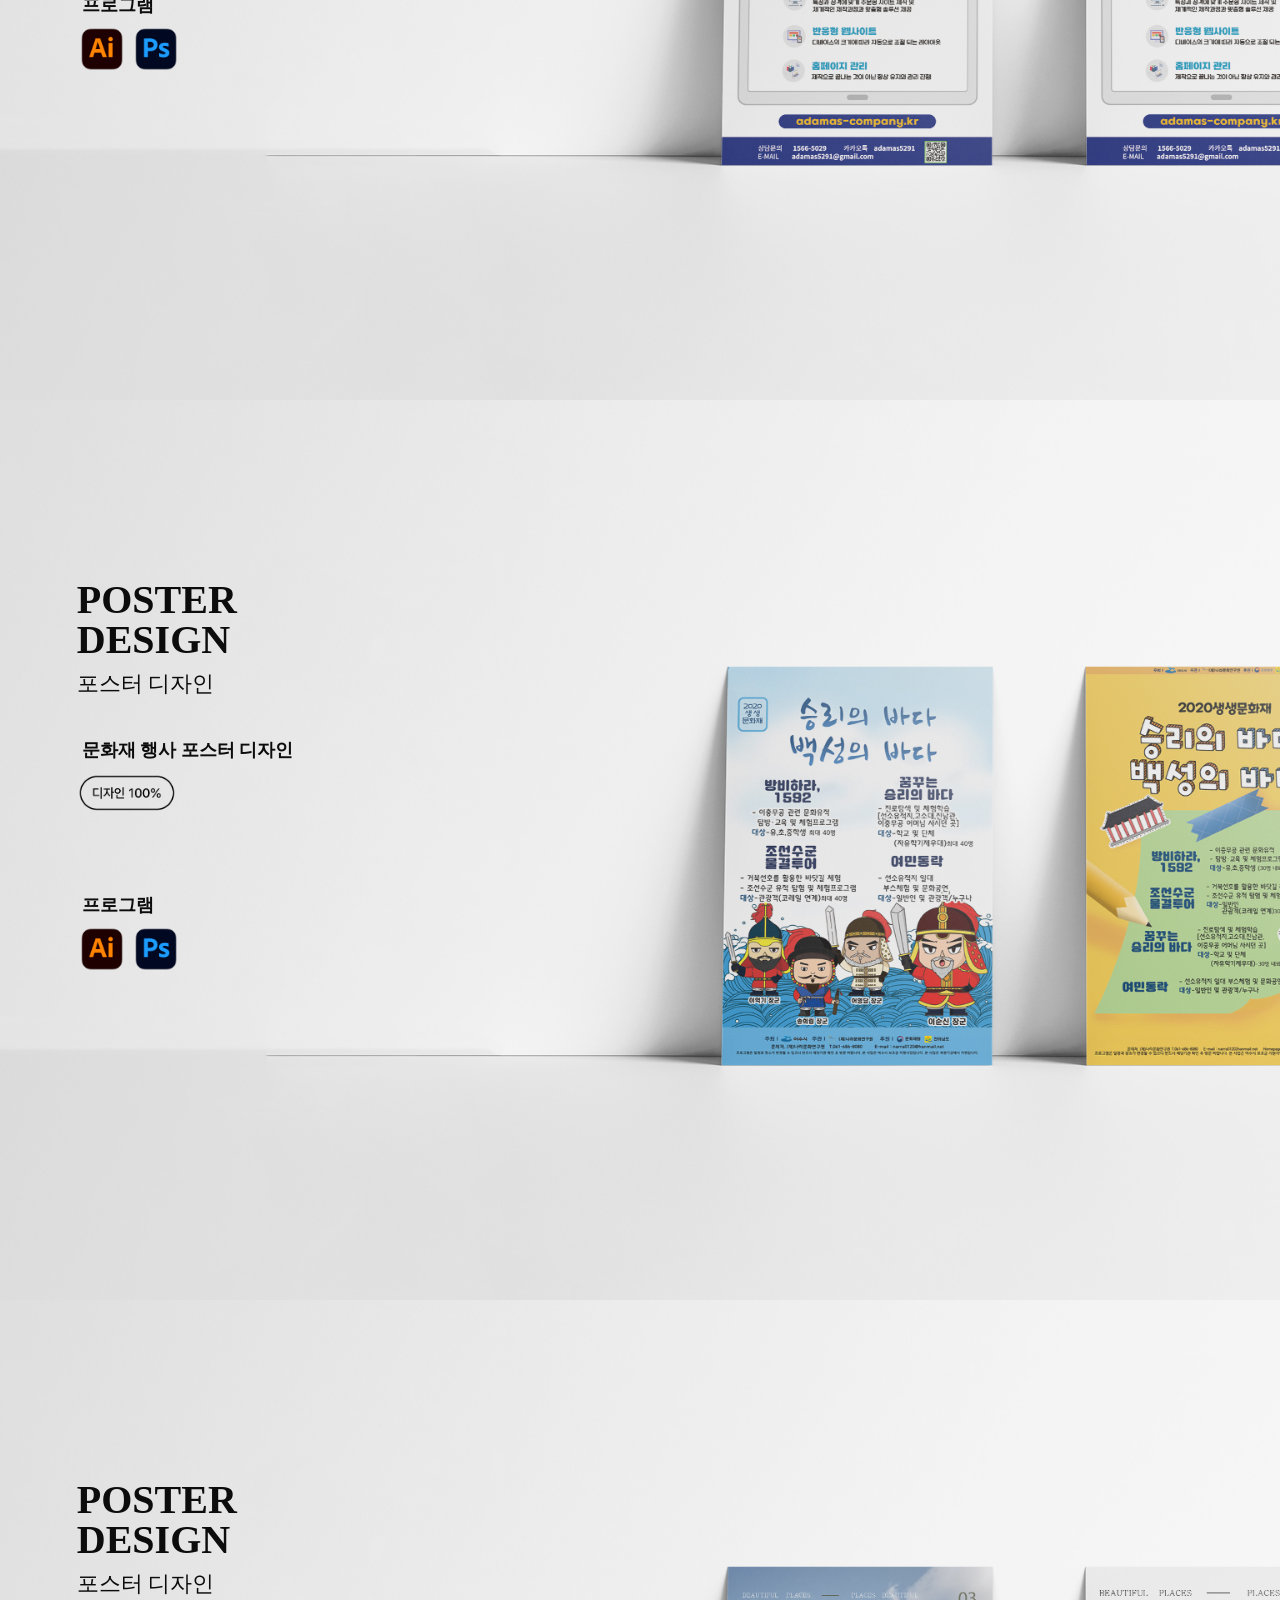
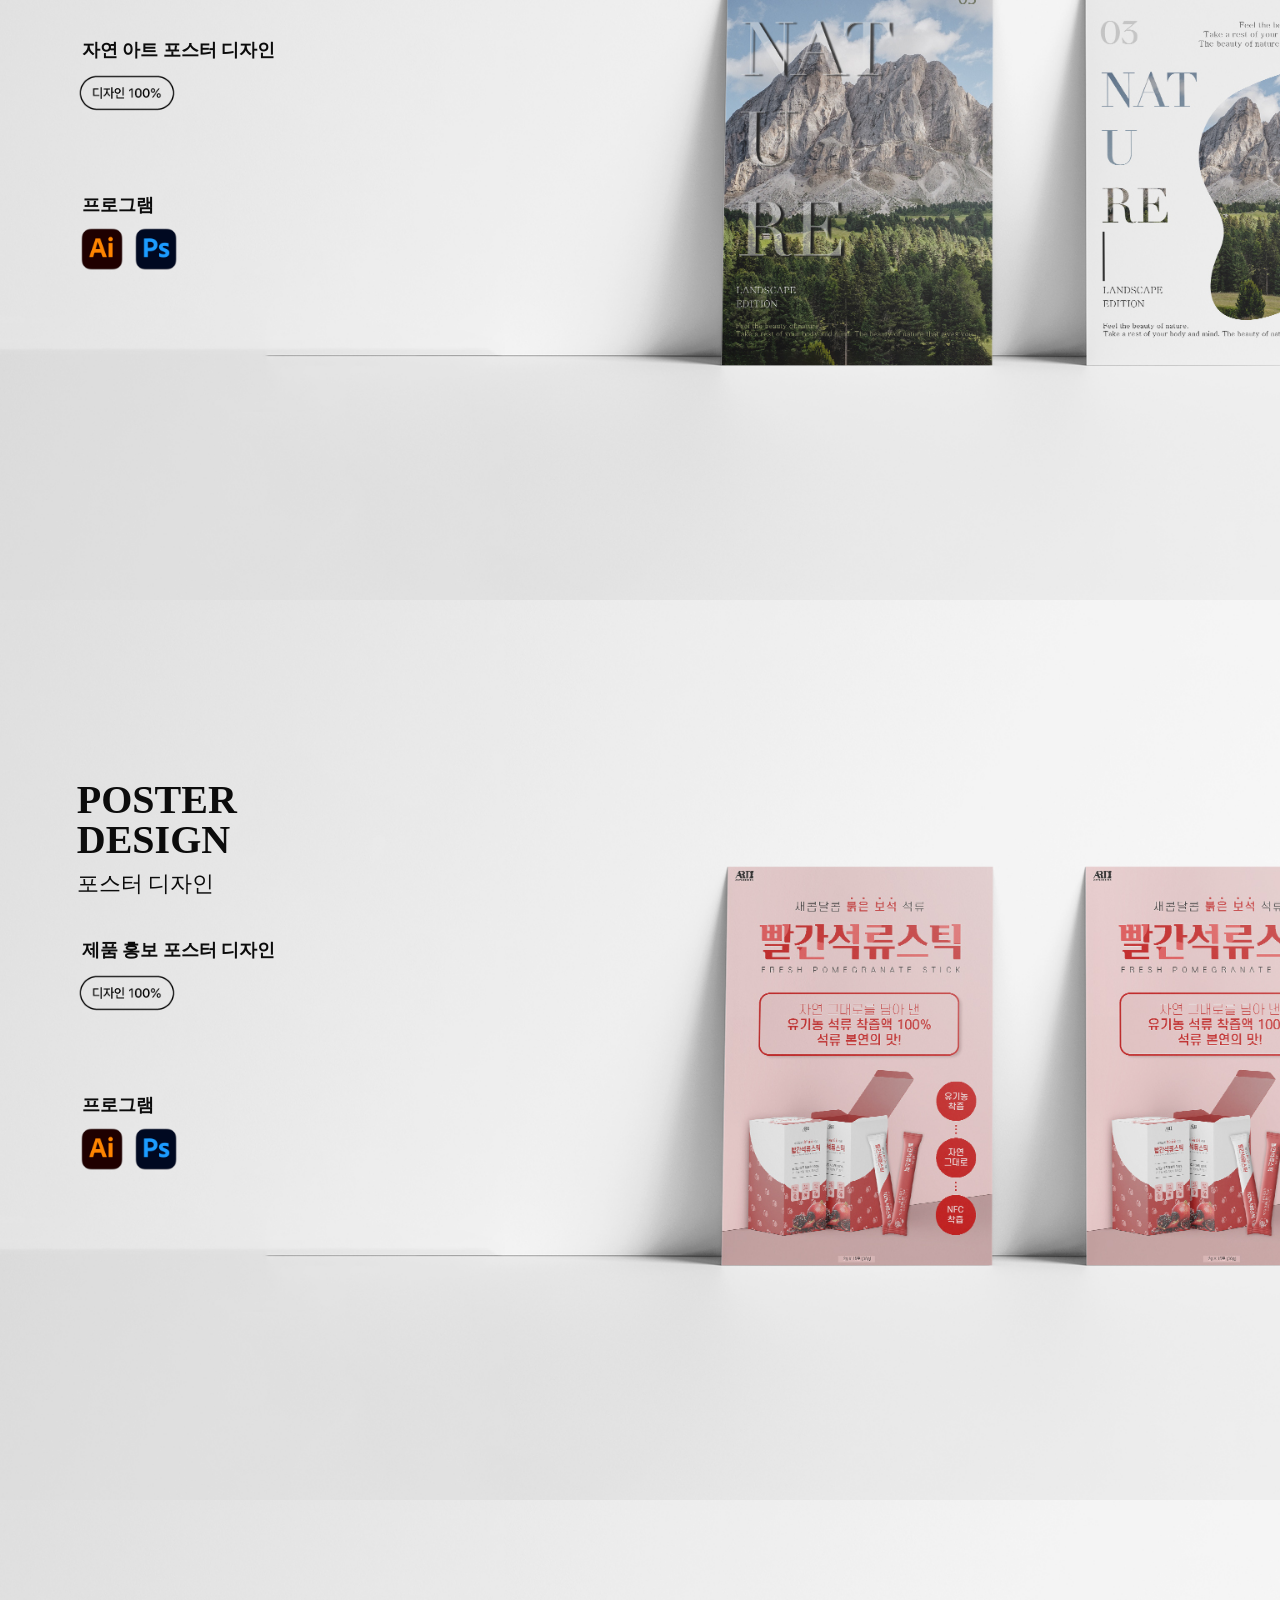
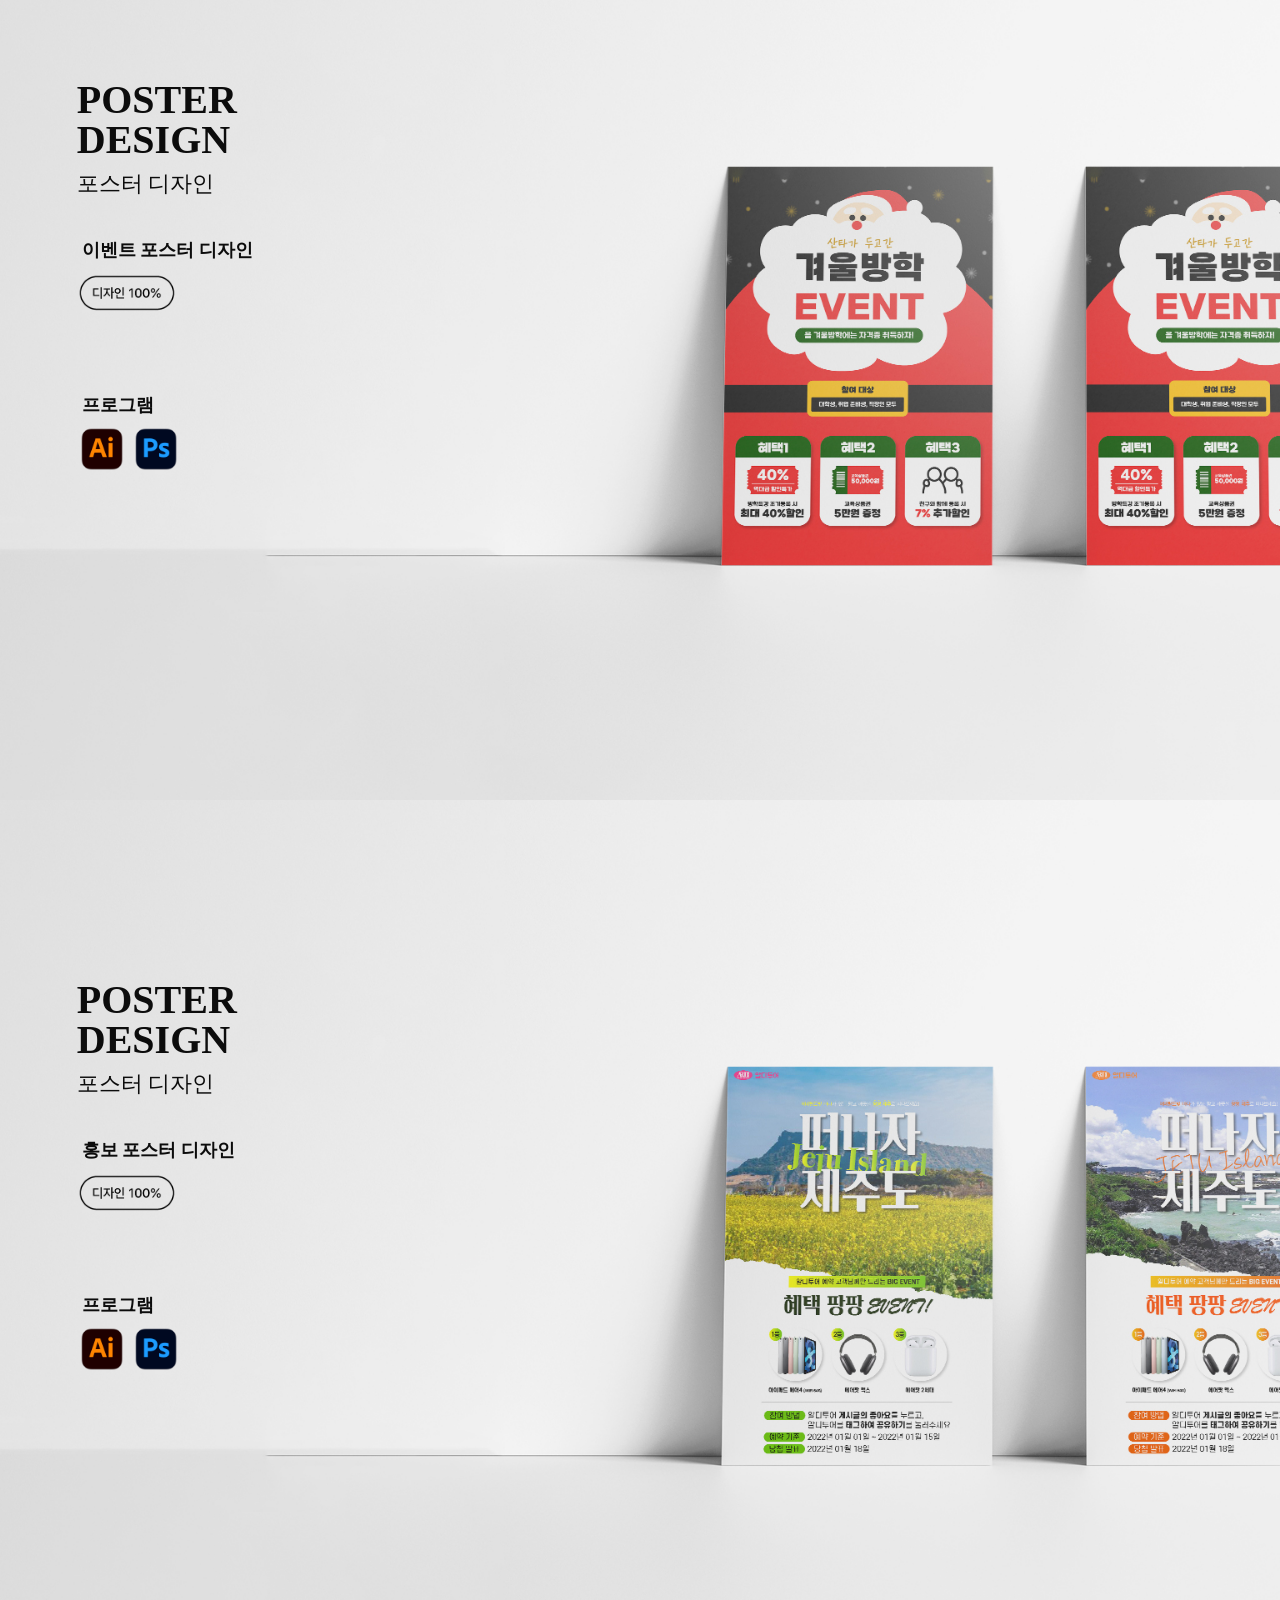
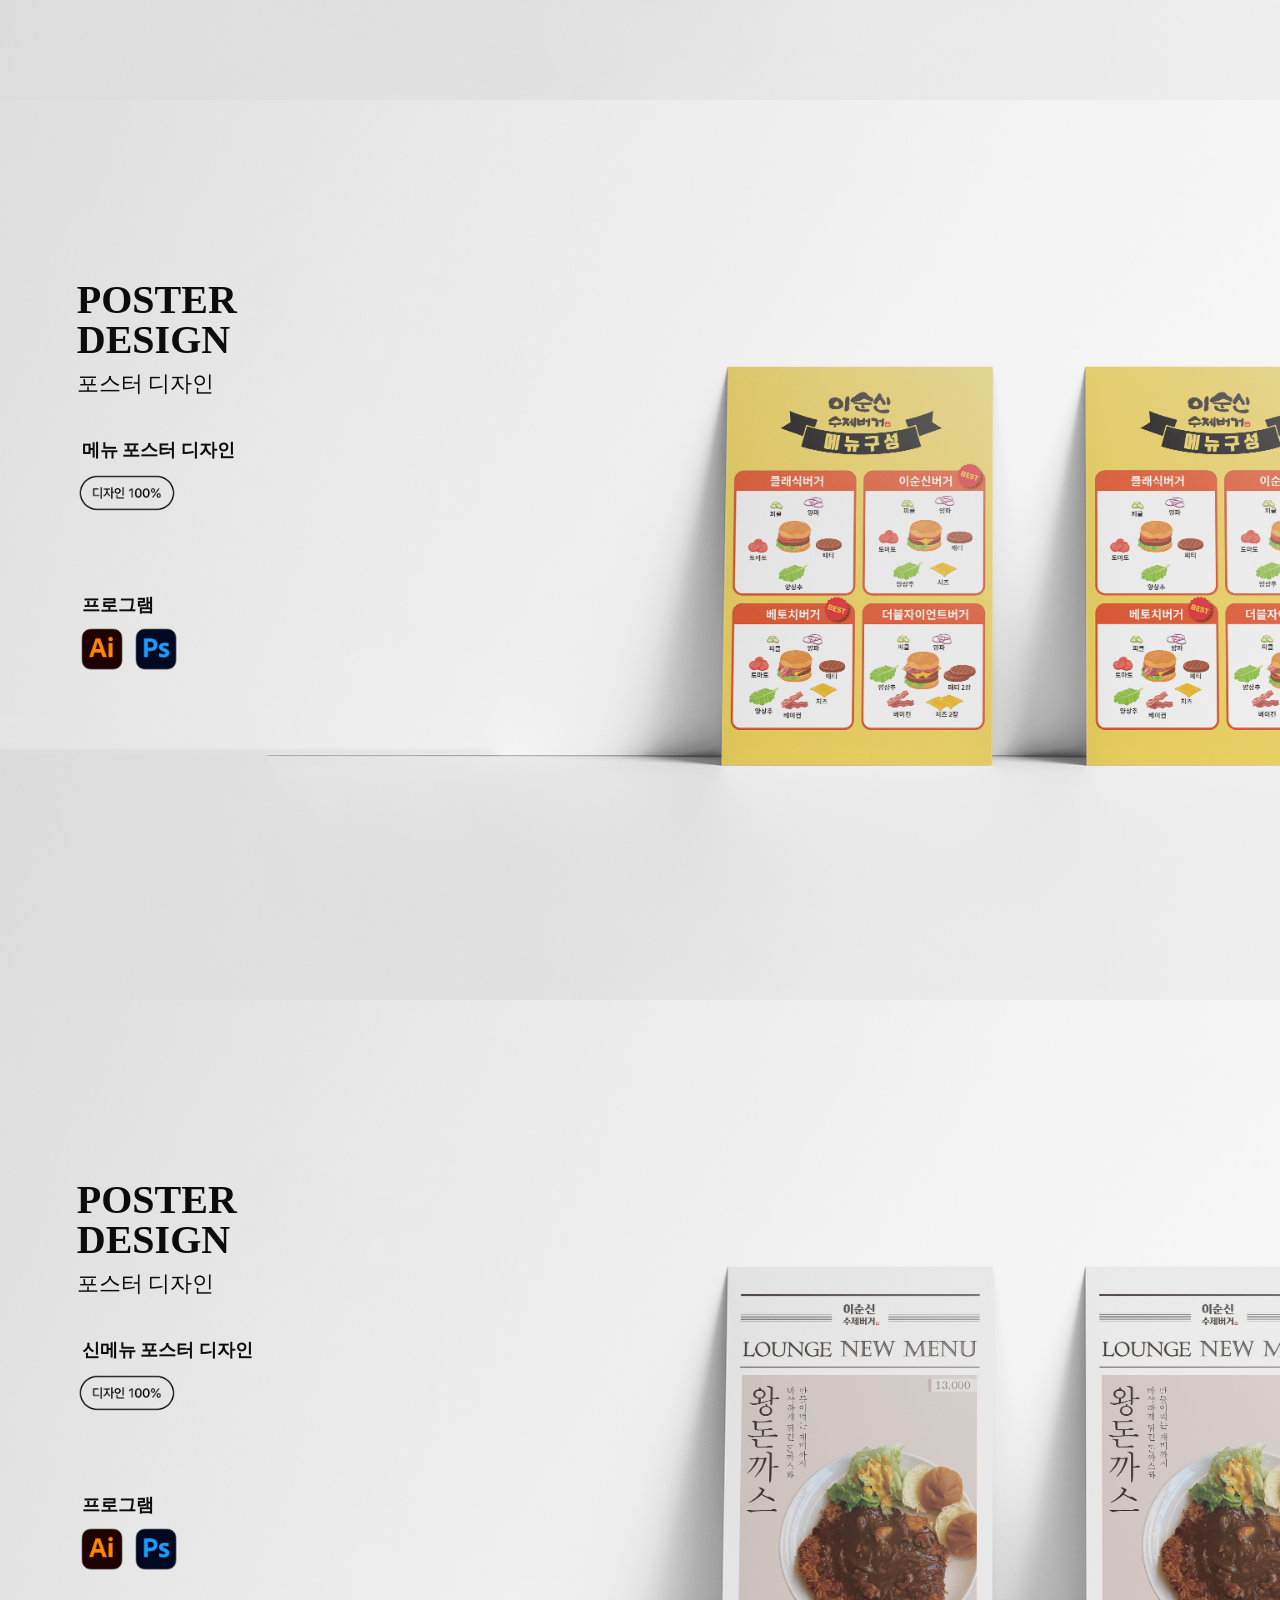
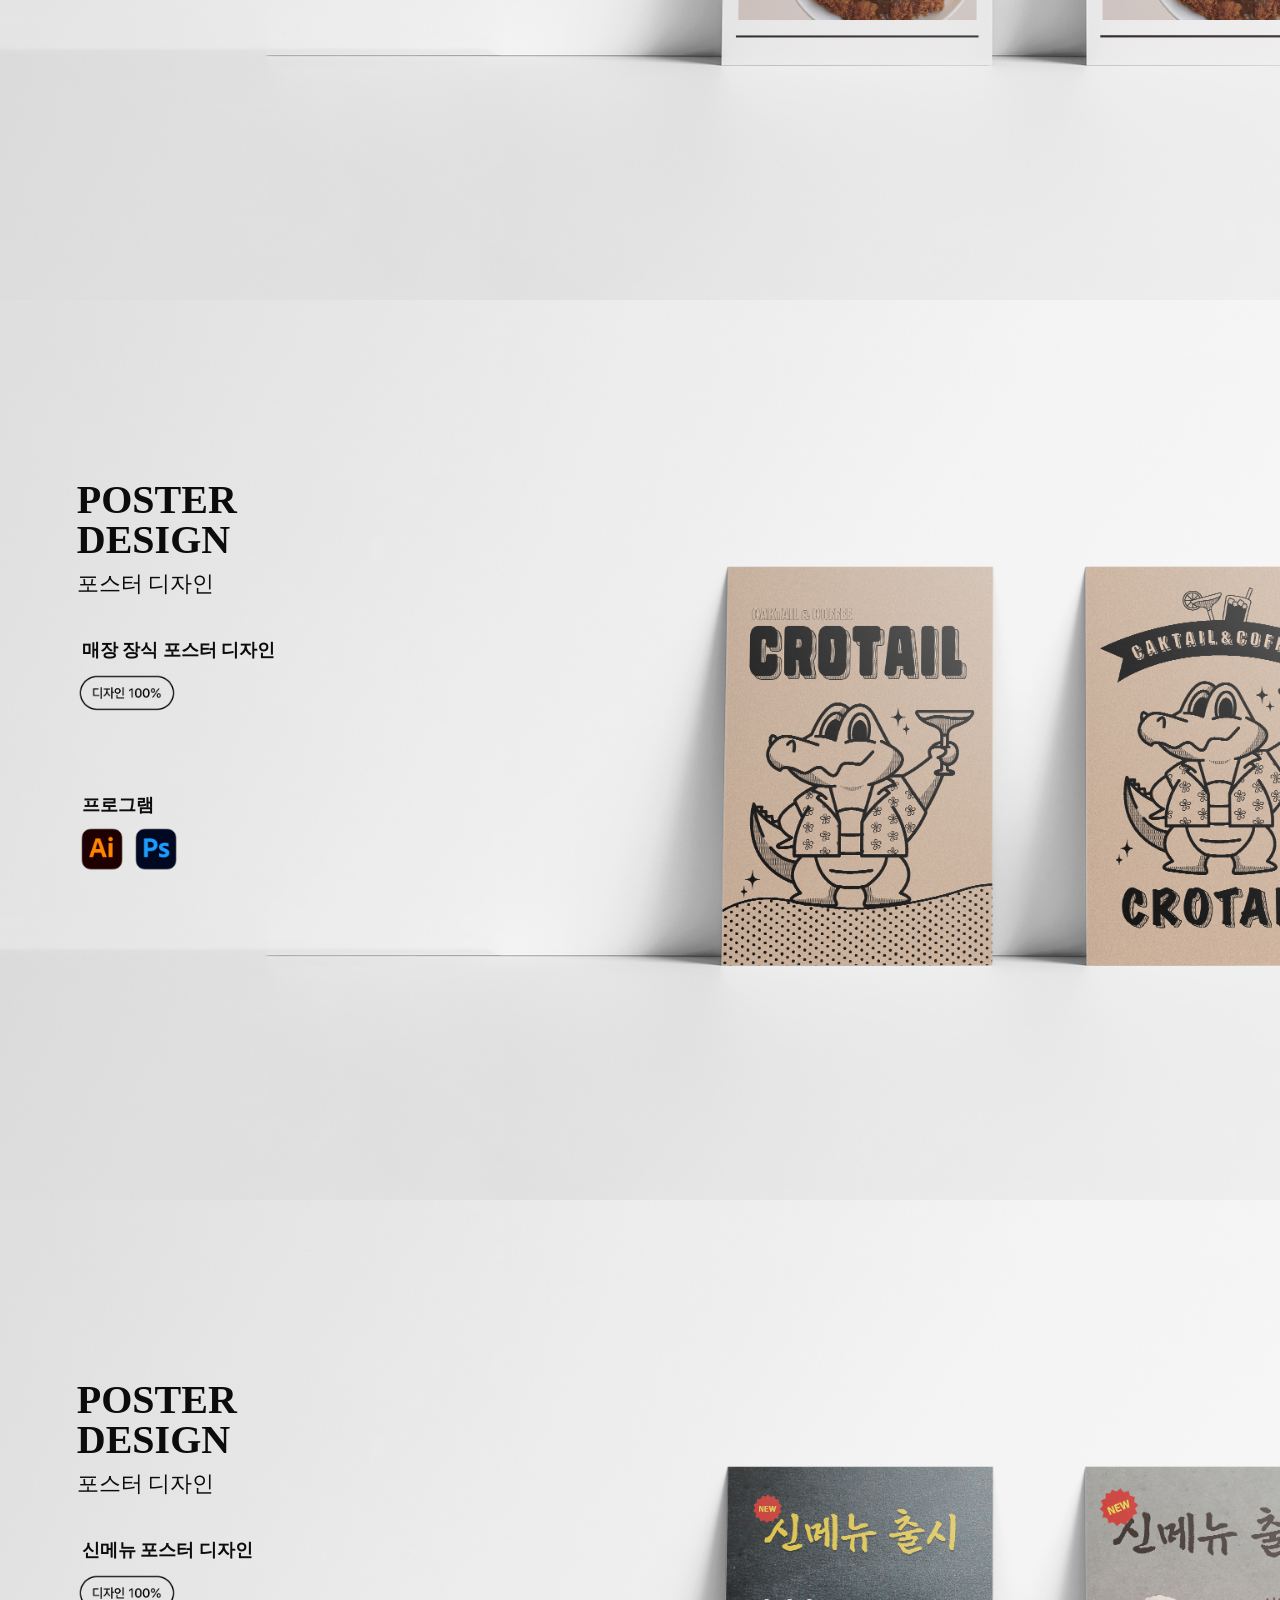
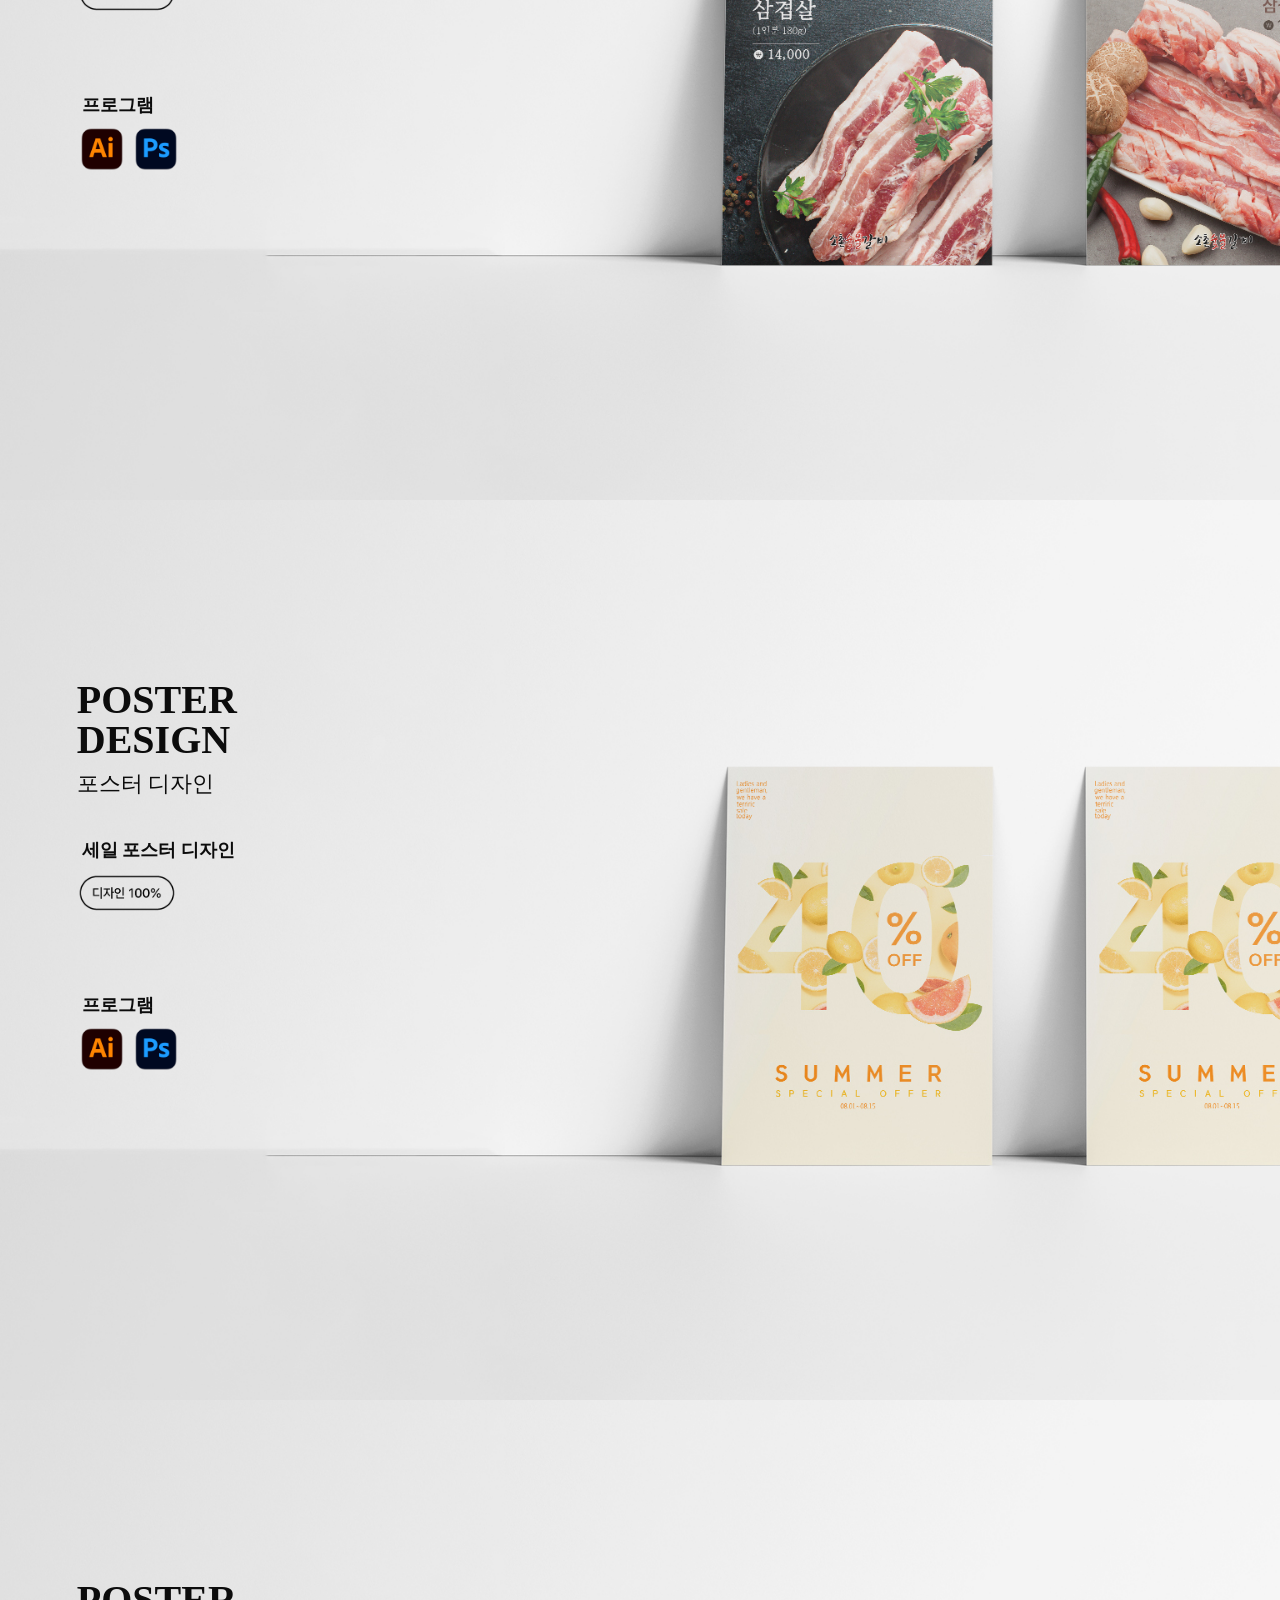
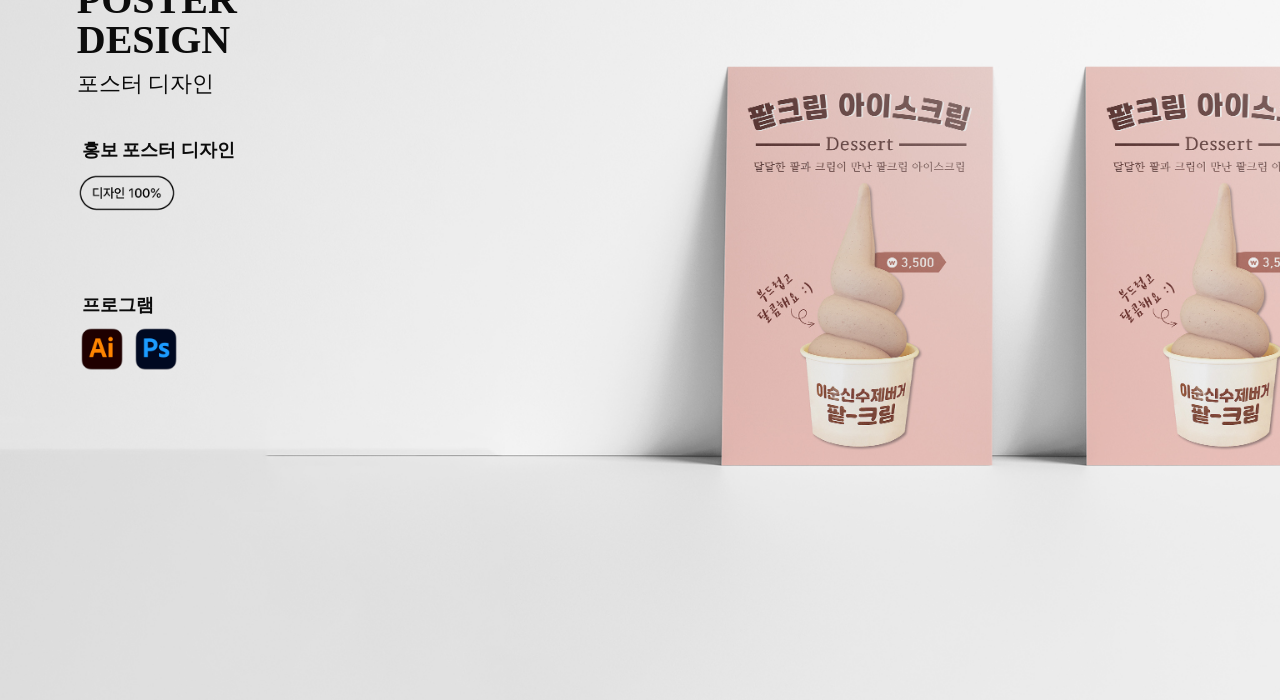
<file: index6.html>
<!DOCTYPE html>
<html lang="ko">

<head>
    <meta charset="UTF-8">
    <meta name="viewport" content="width=device-width, initial-scale=1.0">
    <title>portfolio</title>
    <script src="https://code.jquery.com/jquery-3.7.1.min.js"></script>
    <script src="js/script3.js" type="text/javascript"></script>
    <link rel="preconnect" href="https://cdn.jsdelivr.net/gh/Project-Noonnu/noonfonts_2107@1.1/Pretendard-Regular.woff">
    <link rel="stylesheet" href="css/reset.css">
    <link rel="stylesheet" href="css/style6.css">
</head>
<body>
    <div id="page1">
        <div class="text">
            <h1>POSTER DESIGN</h1>
            <b>포스터 디자인</b>
            <p>
                박람회 포스터 디자인
            </p>
            <img src="images/design100.png" alt="design100">
            <p>프로그램</p>
            <img src="images/skill_icon1.png" alt="skill_icon1">
            <img src="images/skill_icon2.png" alt="skill_icon2">
        </div> <!-- .text -->
    </div> <!-- #page1 -->
    <div id="page2">
        <div class="text">
            <h1>POSTER DESIGN</h1>
            <b>포스터 디자인</b>
            <p>
                원재료 함량 포스터 디자인
            </p>
            <img src="images/design100.png" alt="design100">
            <p>프로그램</p>
            <img src="images/skill_icon1.png" alt="skill_icon1">
            <img src="images/skill_icon2.png" alt="skill_icon2">
        </div> <!-- .text -->
    </div> <!-- #page2 -->
    <div id="page3">
        <div class="text">
            <h1>POSTER DESIGN</h1>
            <b>포스터 디자인</b>
            <p>
                제품 홍보 포스터 디자인
            </p>
            <img src="images/design100.png" alt="design100">
            <p>프로그램</p>
            <img src="images/skill_icon1.png" alt="skill_icon1">
            <img src="images/skill_icon2.png" alt="skill_icon2">
        </div> <!-- .text -->
    </div> <!-- #page3 -->
    <div id="page4">
        <div class="text">
            <h1>POSTER DESIGN</h1>
            <b>포스터 디자인</b>
            <p>
                홍보 전단지 디자인
            </p>
            <img src="images/design100.png" alt="design100">
            <p>프로그램</p>
            <img src="images/skill_icon1.png" alt="skill_icon1">
            <img src="images/skill_icon2.png" alt="skill_icon2">
        </div> <!-- .text -->
    </div> <!-- #page4 -->
    <div id="page5">
        <div class="text">
            <h1>POSTER DESIGN</h1>
            <b>포스터 디자인</b>
            <p>
                문화재 행사 포스터 디자인
            </p>
            <img src="images/design100.png" alt="design100">
            <p>프로그램</p>
            <img src="images/skill_icon1.png" alt="skill_icon1">
            <img src="images/skill_icon2.png" alt="skill_icon2">
        </div> <!-- .text -->
    </div> <!-- #page5 -->
    <div id="page6">
        <div class="text">
            <h1>POSTER DESIGN</h1>
            <b>포스터 디자인</b>
            <p>
                자연 아트 포스터 디자인
            </p>
            <img src="images/design100.png" alt="design100">
            <p>프로그램</p>
            <img src="images/skill_icon1.png" alt="skill_icon1">
            <img src="images/skill_icon2.png" alt="skill_icon2">
        </div> <!-- .text -->
    </div> <!-- #page6 -->
    <div id="page7">
        <div class="text">
            <h1>POSTER DESIGN</h1>
            <b>포스터 디자인</b>
            <p>
                제품 홍보 포스터 디자인
            </p>
            <img src="images/design100.png" alt="design100">
            <p>프로그램</p>
            <img src="images/skill_icon1.png" alt="skill_icon1">
            <img src="images/skill_icon2.png" alt="skill_icon2">
        </div> <!-- .text -->
    </div> <!-- #page7 -->
    <div id="page8">
        <div class="text">
            <h1>POSTER DESIGN</h1>
            <b>포스터 디자인</b>
            <p>
                이벤트 포스터 디자인
            </p>
            <img src="images/design100.png" alt="design100">
            <p>프로그램</p>
            <img src="images/skill_icon1.png" alt="skill_icon1">
            <img src="images/skill_icon2.png" alt="skill_icon2">
        </div> <!-- .text -->
    </div> <!-- #page8 -->
    <div id="page9">
        <div class="text">
            <h1>POSTER DESIGN</h1>
            <b>포스터 디자인</b>
            <p>
                홍보 포스터 디자인
            </p>
            <img src="images/design100.png" alt="design100">
            <p>프로그램</p>
            <img src="images/skill_icon1.png" alt="skill_icon1">
            <img src="images/skill_icon2.png" alt="skill_icon2">
        </div> <!-- .text -->
    </div> <!-- #page9 -->
    <div id="page10">
        <div class="text">
            <h1>POSTER DESIGN</h1>
            <b>포스터 디자인</b>
            <p>
                메뉴 포스터 디자인
            </p>
            <img src="images/design100.png" alt="design100">
            <p>프로그램</p>
            <img src="images/skill_icon1.png" alt="skill_icon1">
            <img src="images/skill_icon2.png" alt="skill_icon2">
        </div> <!-- .text -->
    </div> <!-- #page10 -->
    <div id="page11">
        <div class="text">
            <h1>POSTER DESIGN</h1>
            <b>포스터 디자인</b>
            <p>
                신메뉴 포스터 디자인
            </p>
            <img src="images/design100.png" alt="design100">
            <p>프로그램</p>
            <img src="images/skill_icon1.png" alt="skill_icon1">
            <img src="images/skill_icon2.png" alt="skill_icon2">
        </div> <!-- .text -->
    </div> <!-- #page11 -->
    <div id="page12">
        <div class="text">
            <h1>POSTER DESIGN</h1>
            <b>포스터 디자인</b>
            <p>
                매장 장식 포스터 디자인
            </p>
            <img src="images/design100.png" alt="design100">
            <p>프로그램</p>
            <img src="images/skill_icon1.png" alt="skill_icon1">
            <img src="images/skill_icon2.png" alt="skill_icon2">
        </div> <!-- .text -->
    </div> <!-- #page12 -->
    <div id="page13">
        <div class="text">
            <h1>POSTER DESIGN</h1>
            <b>포스터 디자인</b>
            <p>
                신메뉴 포스터 디자인
            </p>
            <img src="images/design100.png" alt="design100">
            <p>프로그램</p>
            <img src="images/skill_icon1.png" alt="skill_icon1">
            <img src="images/skill_icon2.png" alt="skill_icon2">
        </div> <!-- .text -->
    </div> <!-- #page13 -->
    <div id="page14">
        <div class="text">
            <h1>POSTER DESIGN</h1>
            <b>포스터 디자인</b>
            <p>
                세일 포스터 디자인
            </p>
            <img src="images/design100.png" alt="design100">
            <p>프로그램</p>
            <img src="images/skill_icon1.png" alt="skill_icon1">
            <img src="images/skill_icon2.png" alt="skill_icon2">
        </div> <!-- .text -->
    </div> <!-- #page14 -->
    <div id="page15">
        <div class="text">
            <h1>POSTER DESIGN</h1>
            <b>포스터 디자인</b>
            <p>
                홍보 포스터 디자인
            </p>
            <img src="images/design100.png" alt="design100">
            <p>프로그램</p>
            <img src="images/skill_icon1.png" alt="skill_icon1">
            <img src="images/skill_icon2.png" alt="skill_icon2">
        </div> <!-- .text -->
    </div> <!-- #page15 -->
</body>
</file>
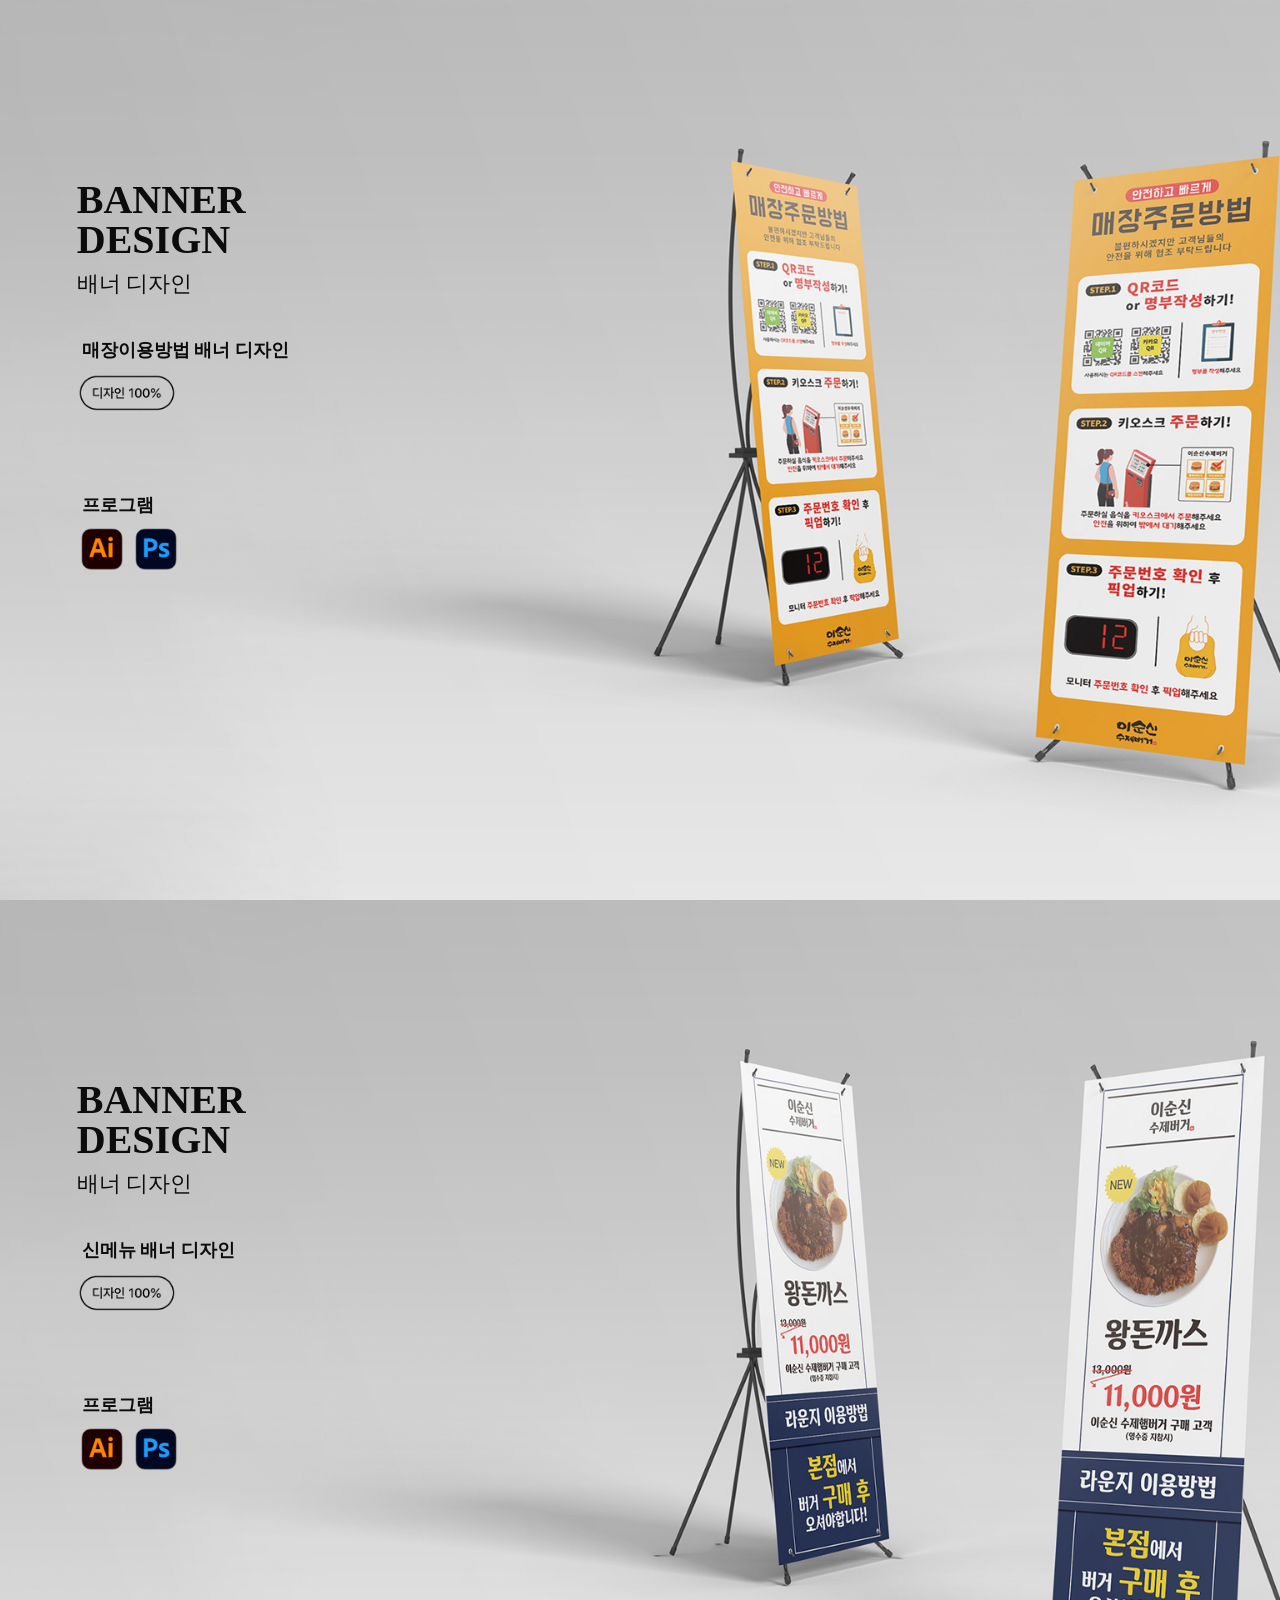
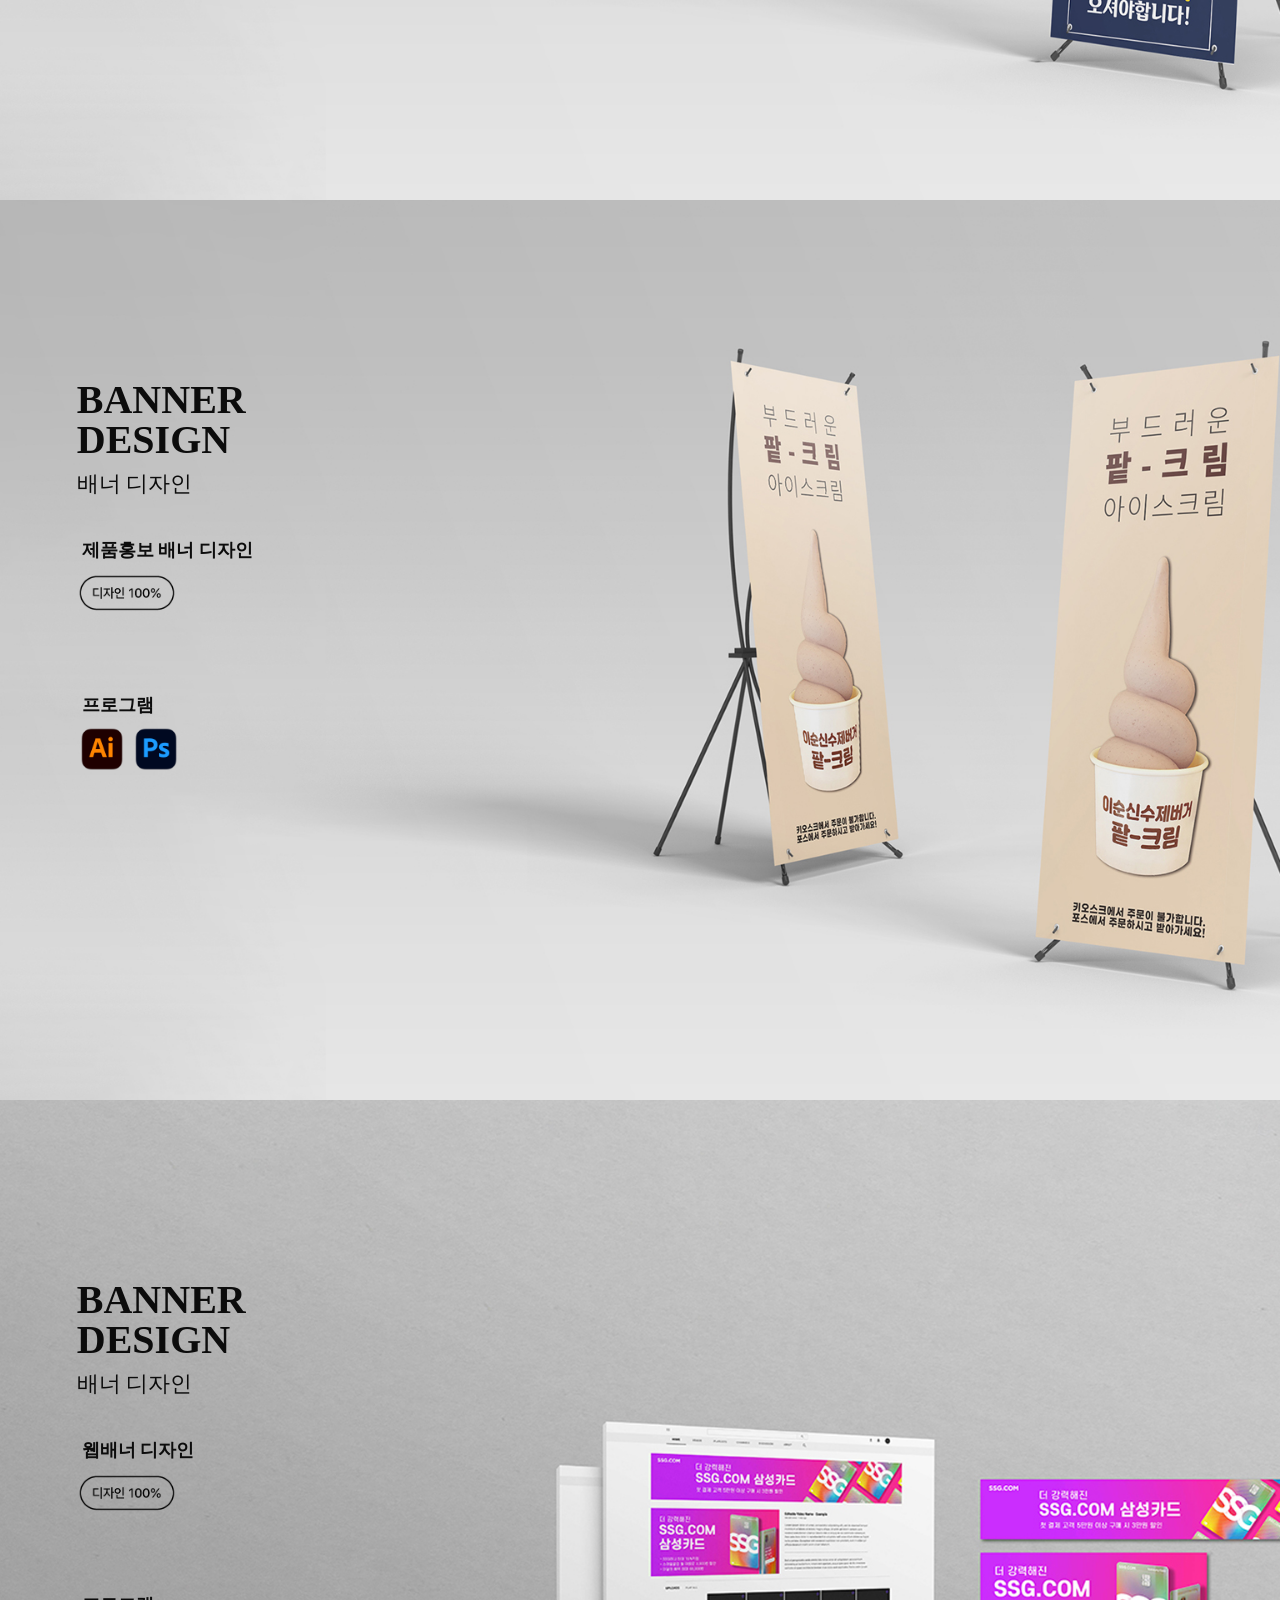
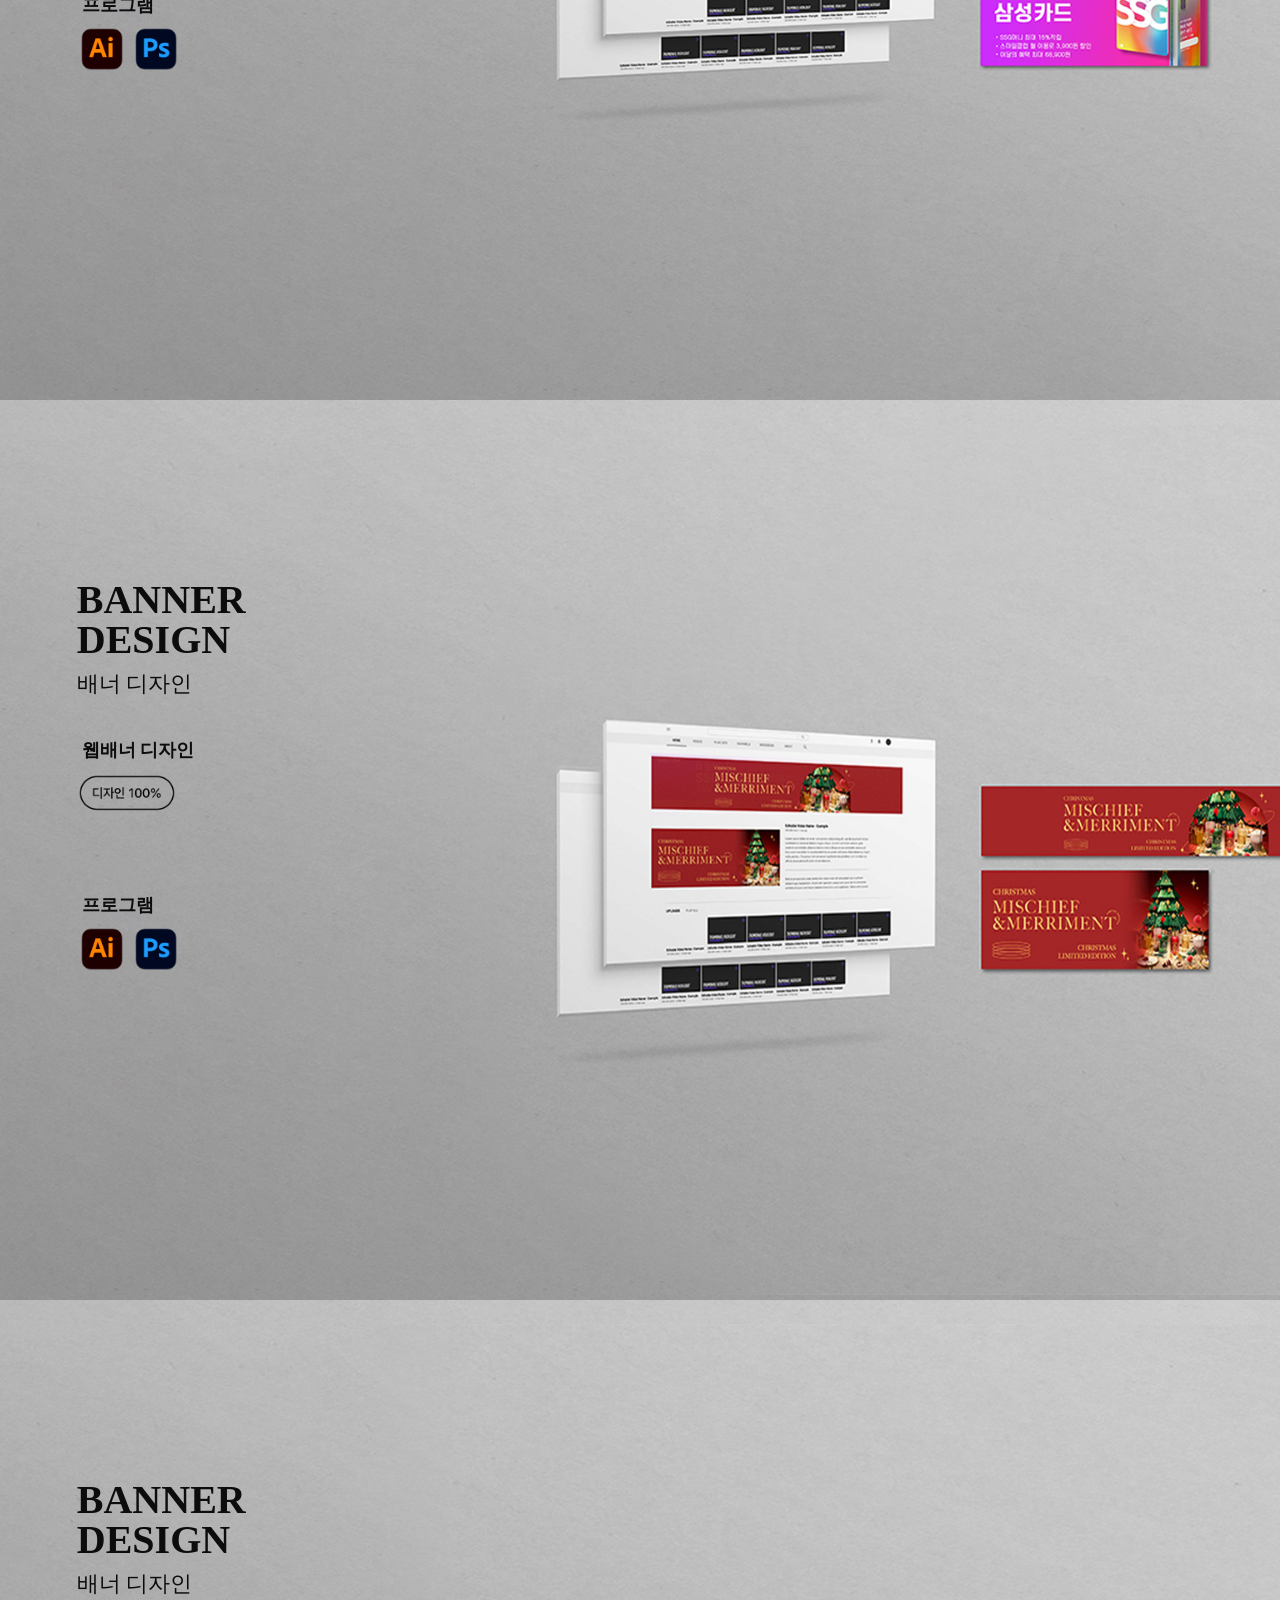
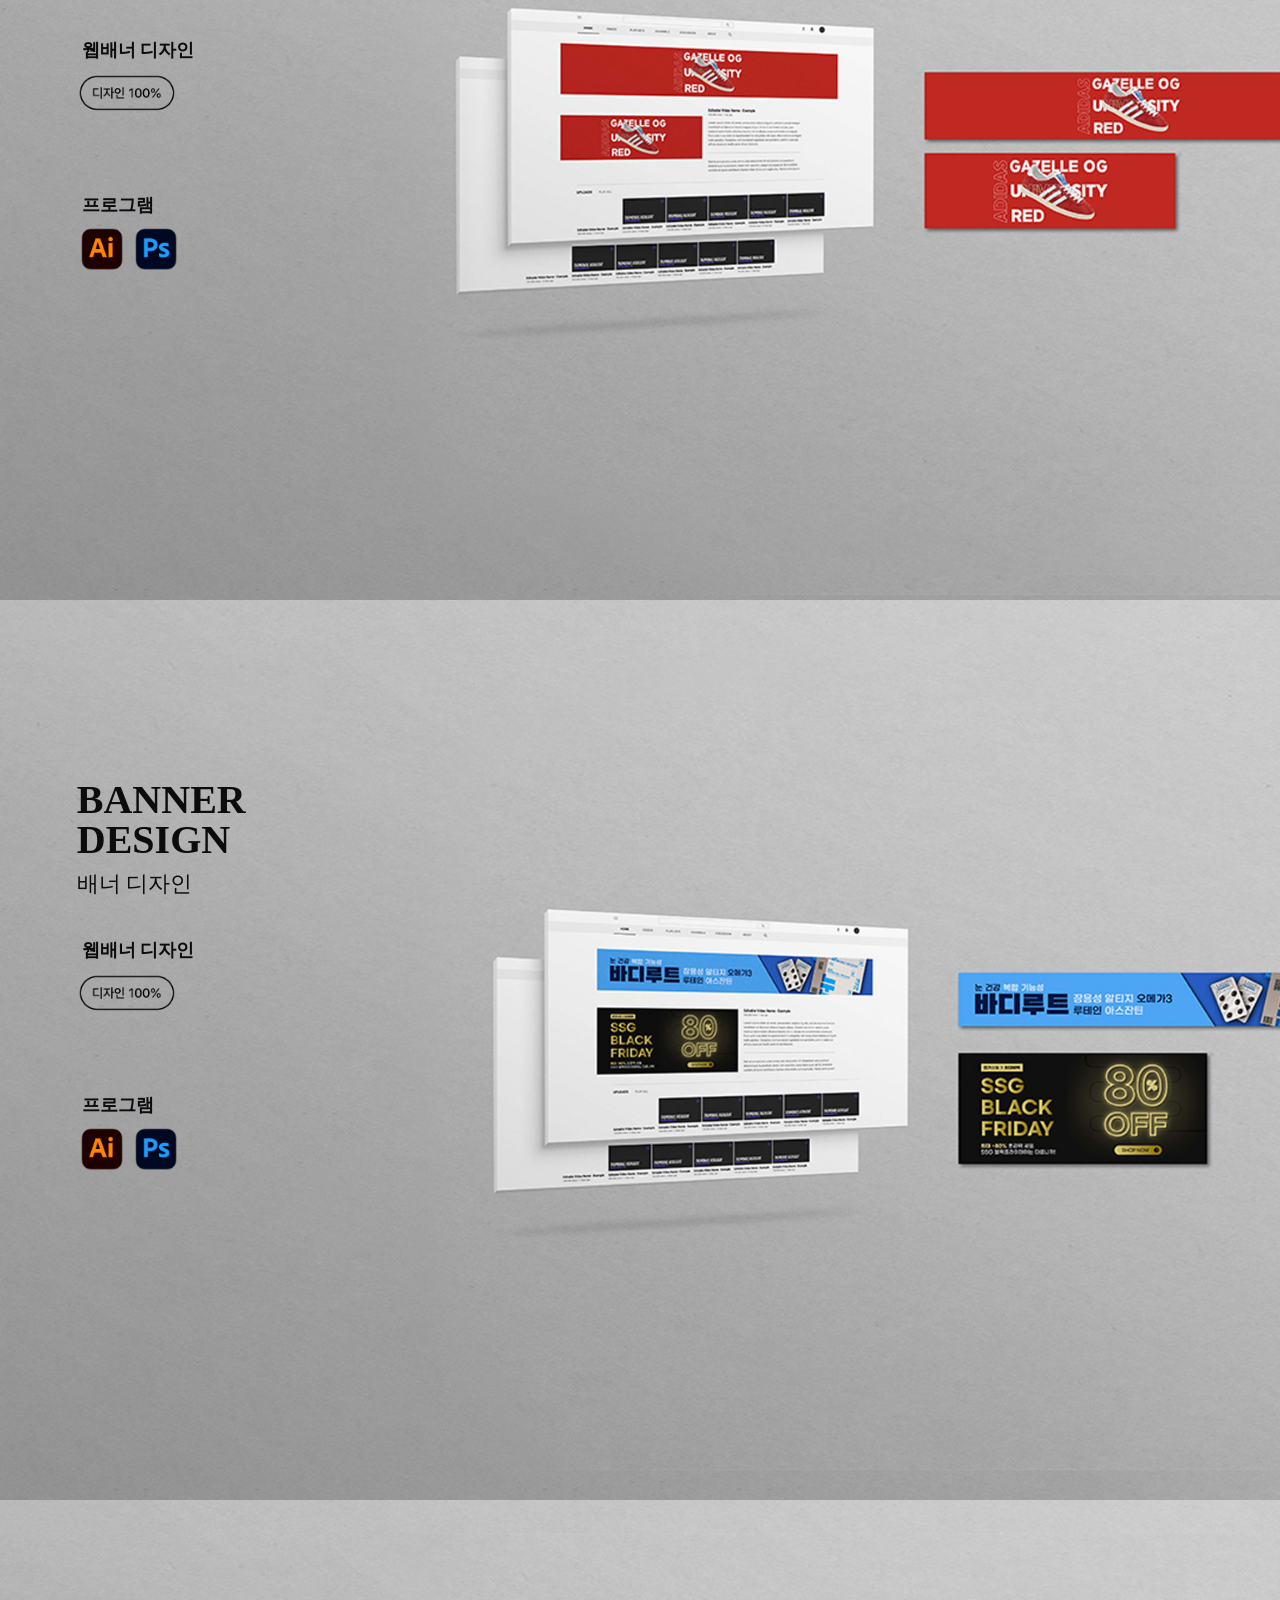
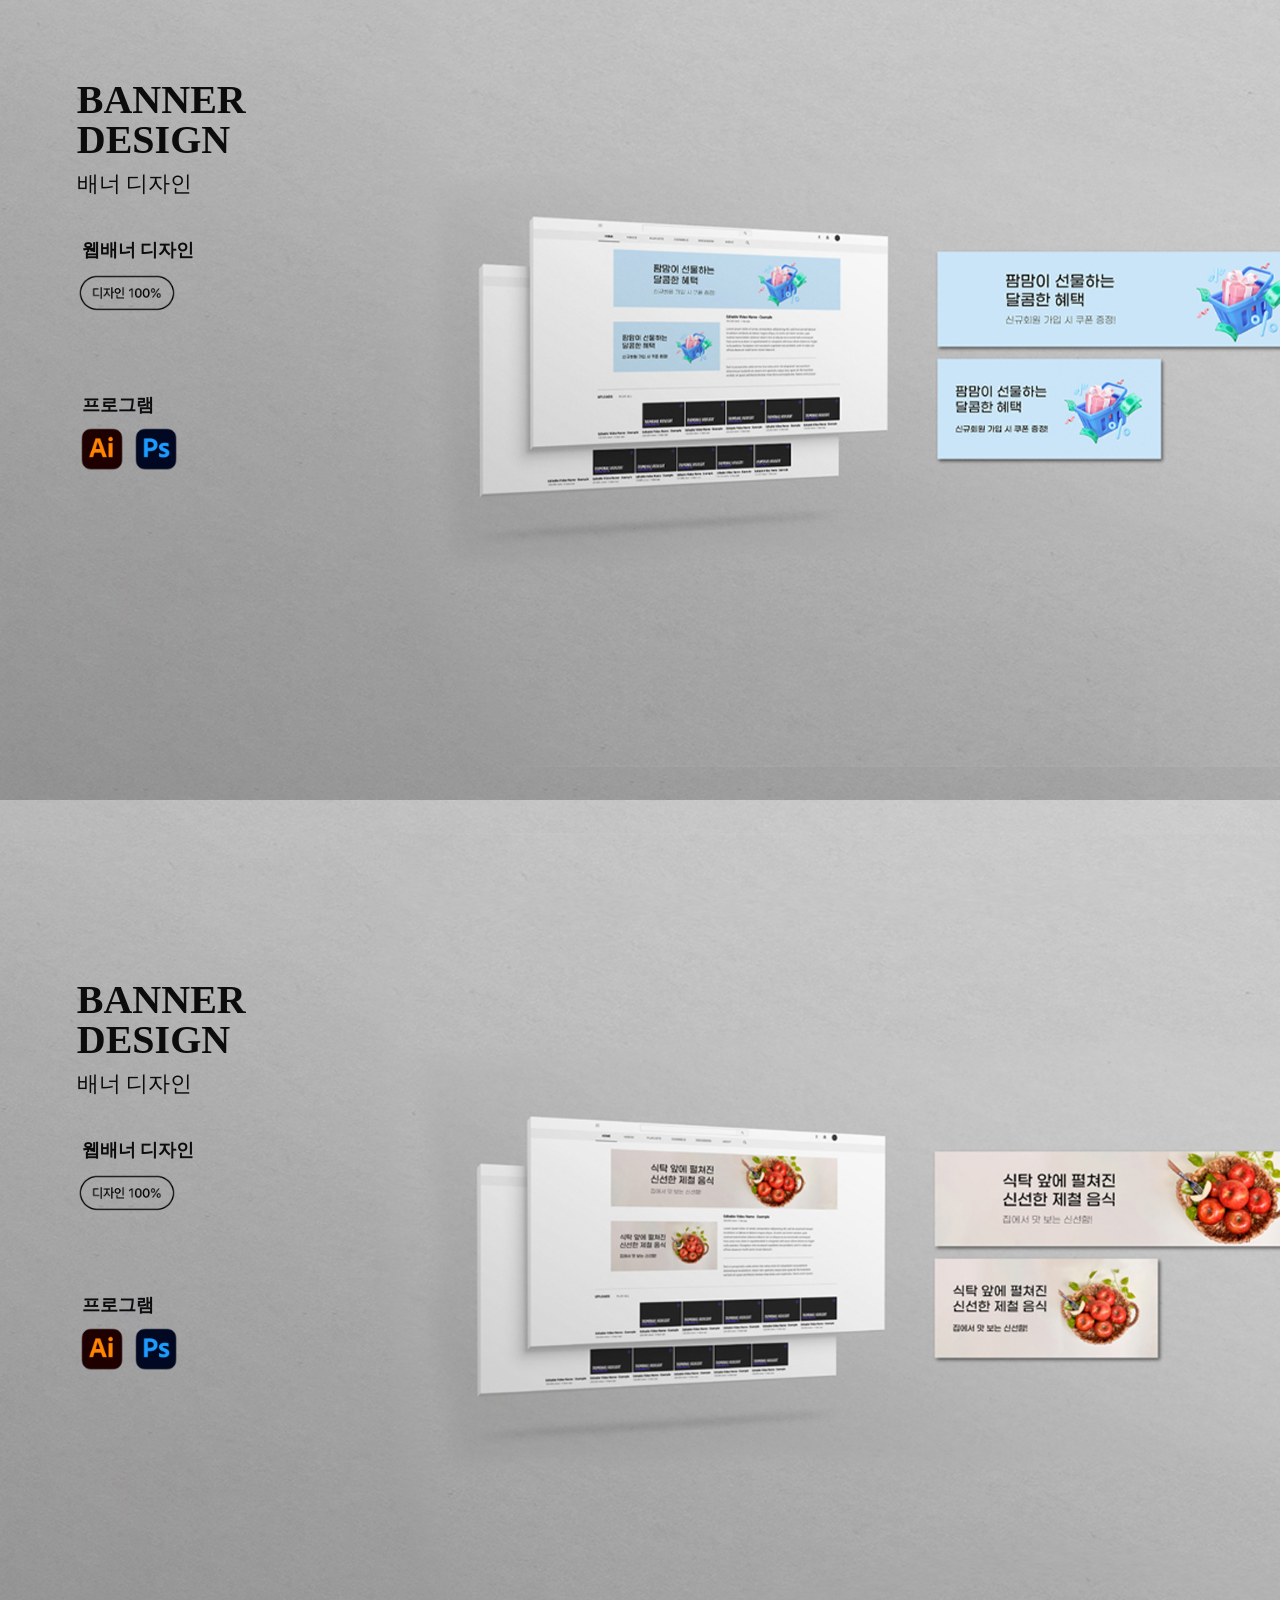
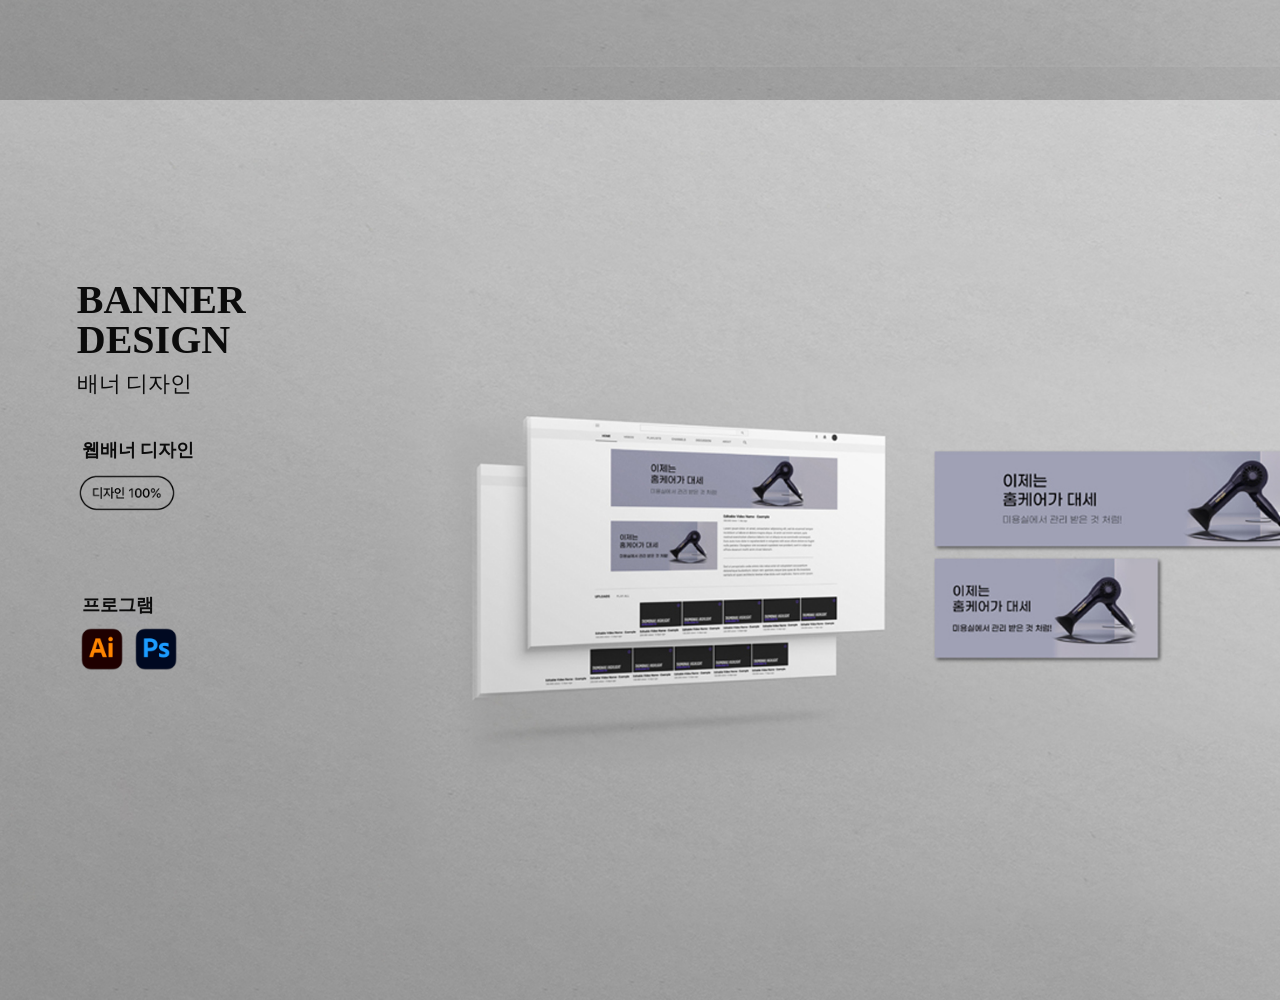
<file: index7.html>
<!DOCTYPE html>
<html lang="ko">

<head>
    <meta charset="UTF-8">
    <meta name="viewport" content="width=device-width, initial-scale=1.0">
    <title>portfolio</title>
    <script src="https://code.jquery.com/jquery-3.7.1.min.js"></script>
    <script src="js/script3.js" type="text/javascript"></script>
    <link rel="preconnect" href="https://cdn.jsdelivr.net/gh/Project-Noonnu/noonfonts_2107@1.1/Pretendard-Regular.woff">
    <link rel="stylesheet" href="css/reset.css">
    <link rel="stylesheet" href="css/style7.css">
</head>
<body>
    <div id="page1">
        <div class="text">
            <h1>BANNER DESIGN</h1>
            <b>배너 디자인</b>
            <p>
                매장이용방법 배너 디자인
            </p>
            <img src="images/design100.png" alt="design100">
            <p>프로그램</p>
            <img src="images/skill_icon1.png" alt="skill_icon1">
            <img src="images/skill_icon2.png" alt="skill_icon2">
        </div> <!-- .text -->
    </div> <!-- #page1 -->
    <div id="page2">
        <div class="text">
            <h1>BANNER DESIGN</h1>
            <b>배너 디자인</b>
            <p>
                신메뉴 배너 디자인
            </p>
            <img src="images/design100.png" alt="design100">
            <p>프로그램</p>
            <img src="images/skill_icon1.png" alt="skill_icon1">
            <img src="images/skill_icon2.png" alt="skill_icon2">
        </div> <!-- .text -->
    </div> <!-- #page2 -->
    <div id="page3">
        <div class="text">
            <h1>BANNER DESIGN</h1>
            <b>배너 디자인</b>
            <p>
                제품홍보 배너 디자인
            </p>
            <img src="images/design100.png" alt="design100">
            <p>프로그램</p>
            <img src="images/skill_icon1.png" alt="skill_icon1">
            <img src="images/skill_icon2.png" alt="skill_icon2">
        </div> <!-- .text -->
    </div> <!-- #page3 -->
    <div id="page4">
        <div class="text">
            <h1>BANNER DESIGN</h1>
            <b>배너 디자인</b>
            <p>
                웹배너 디자인
            </p>
            <img src="images/design100.png" alt="design100">
            <p>프로그램</p>
            <img src="images/skill_icon1.png" alt="skill_icon1">
            <img src="images/skill_icon2.png" alt="skill_icon2">
        </div> <!-- .text -->
    </div> <!-- #page4 -->
    <div id="page5">
        <div class="text">
            <h1>BANNER DESIGN</h1>
            <b>배너 디자인</b>
            <p>
                웹배너 디자인
            </p>
            <img src="images/design100.png" alt="design100">
            <p>프로그램</p>
            <img src="images/skill_icon1.png" alt="skill_icon1">
            <img src="images/skill_icon2.png" alt="skill_icon2">
        </div> <!-- .text -->
    </div> <!-- #page5 -->
    <div id="page6">
        <div class="text">
            <h1>BANNER DESIGN</h1>
            <b>배너 디자인</b>
            <p>
                웹배너 디자인
            </p>
            <img src="images/design100.png" alt="design100">
            <p>프로그램</p>
            <img src="images/skill_icon1.png" alt="skill_icon1">
            <img src="images/skill_icon2.png" alt="skill_icon2">
        </div> <!-- .text -->
    </div> <!-- #page6 -->
    <div id="page7">
        <div class="text">
            <h1>BANNER DESIGN</h1>
            <b>배너 디자인</b>
            <p>
                웹배너 디자인
            </p>
            <img src="images/design100.png" alt="design100">
            <p>프로그램</p>
            <img src="images/skill_icon1.png" alt="skill_icon1">
            <img src="images/skill_icon2.png" alt="skill_icon2">
        </div> <!-- .text -->
    </div> <!-- #page7 -->
    <div id="page8">
        <div class="text">
            <h1>BANNER DESIGN</h1>
            <b>배너 디자인</b>
            <p>
                웹배너 디자인
            </p>
            <img src="images/design100.png" alt="design100">
            <p>프로그램</p>
            <img src="images/skill_icon1.png" alt="skill_icon1">
            <img src="images/skill_icon2.png" alt="skill_icon2">
        </div> <!-- .text -->
    </div> <!-- #page8 -->
    <div id="page9">
        <div class="text">
            <h1>BANNER DESIGN</h1>
            <b>배너 디자인</b>
            <p>
                웹배너 디자인
            </p>
            <img src="images/design100.png" alt="design100">
            <p>프로그램</p>
            <img src="images/skill_icon1.png" alt="skill_icon1">
            <img src="images/skill_icon2.png" alt="skill_icon2">
        </div> <!-- .text -->
    </div> <!-- #page9 -->
    <div id="page10">
        <div class="text">
            <h1>BANNER DESIGN</h1>
            <b>배너 디자인</b>
            <p>
                웹배너 디자인
            </p>
            <img src="images/design100.png" alt="design100">
            <p>프로그램</p>
            <img src="images/skill_icon1.png" alt="skill_icon1">
            <img src="images/skill_icon2.png" alt="skill_icon2">
        </div> <!-- .text -->
    </div> <!-- #page10 -->
</body>
</file>
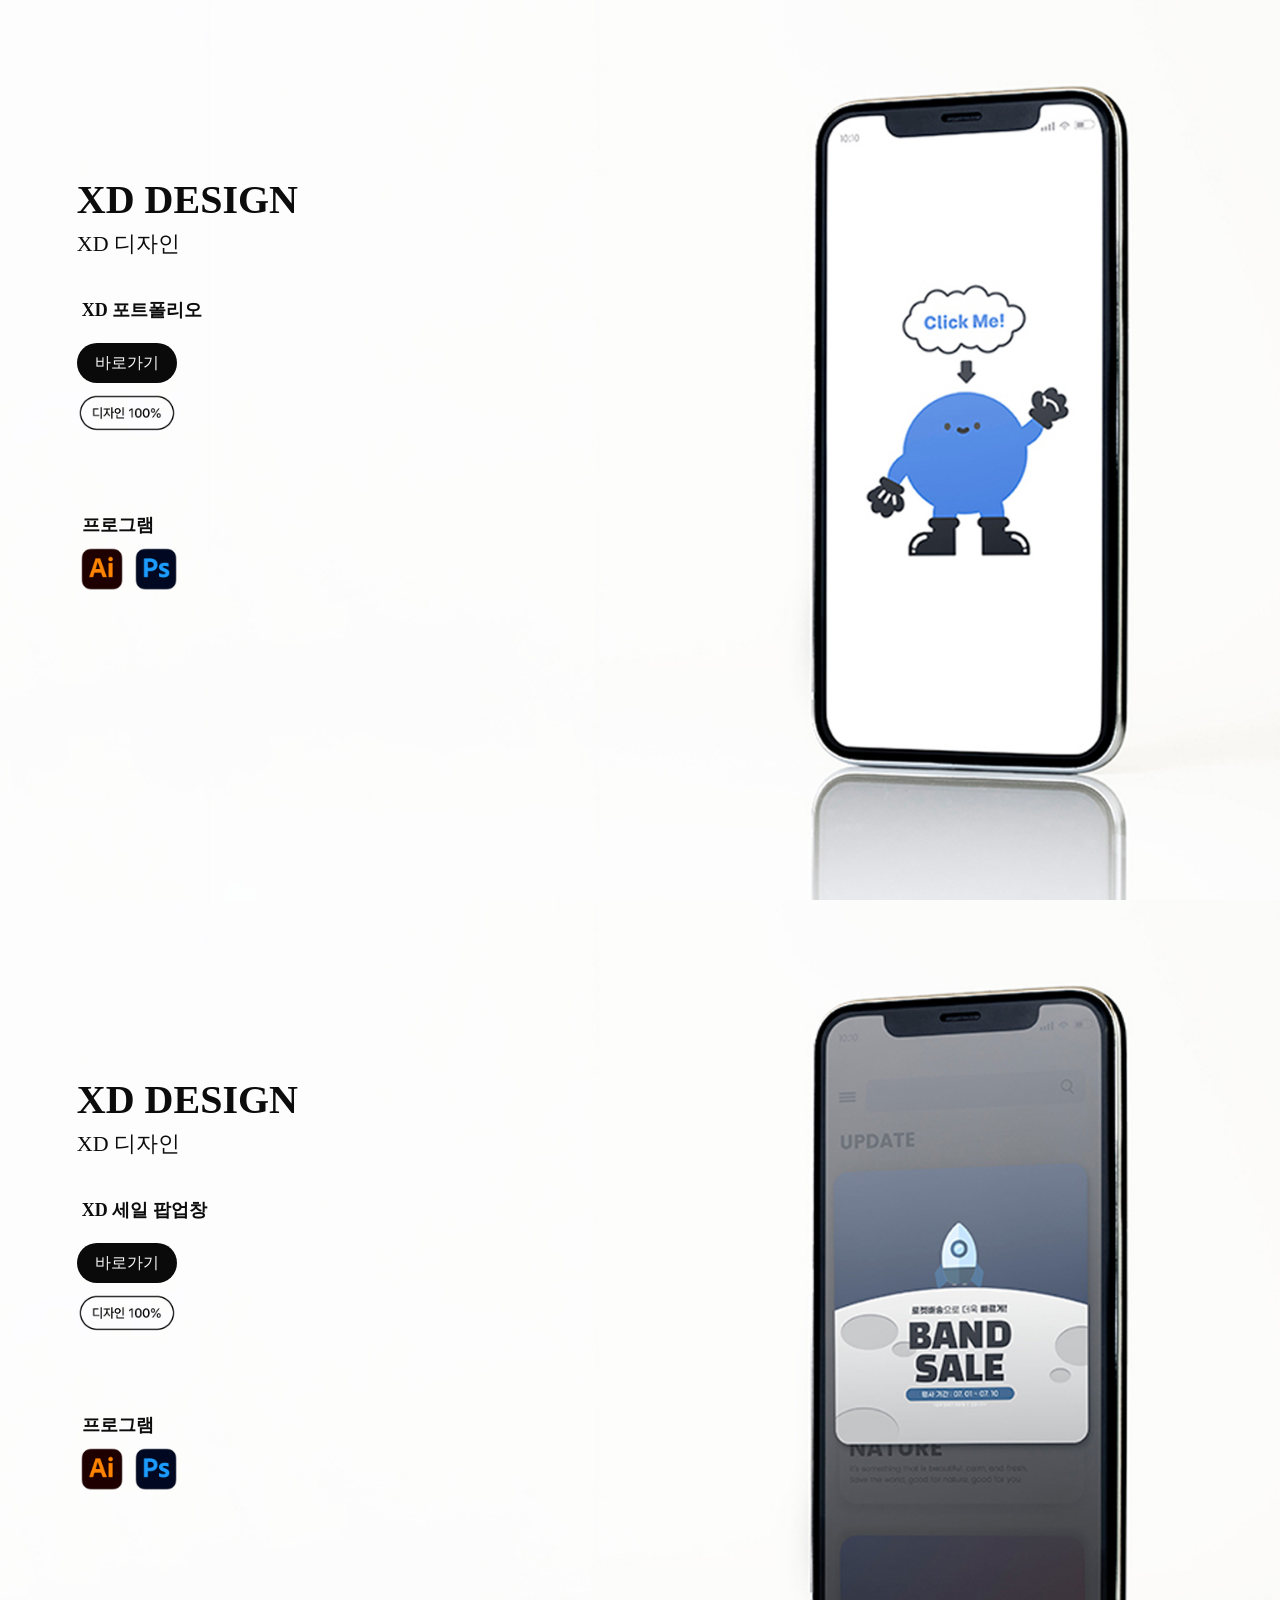
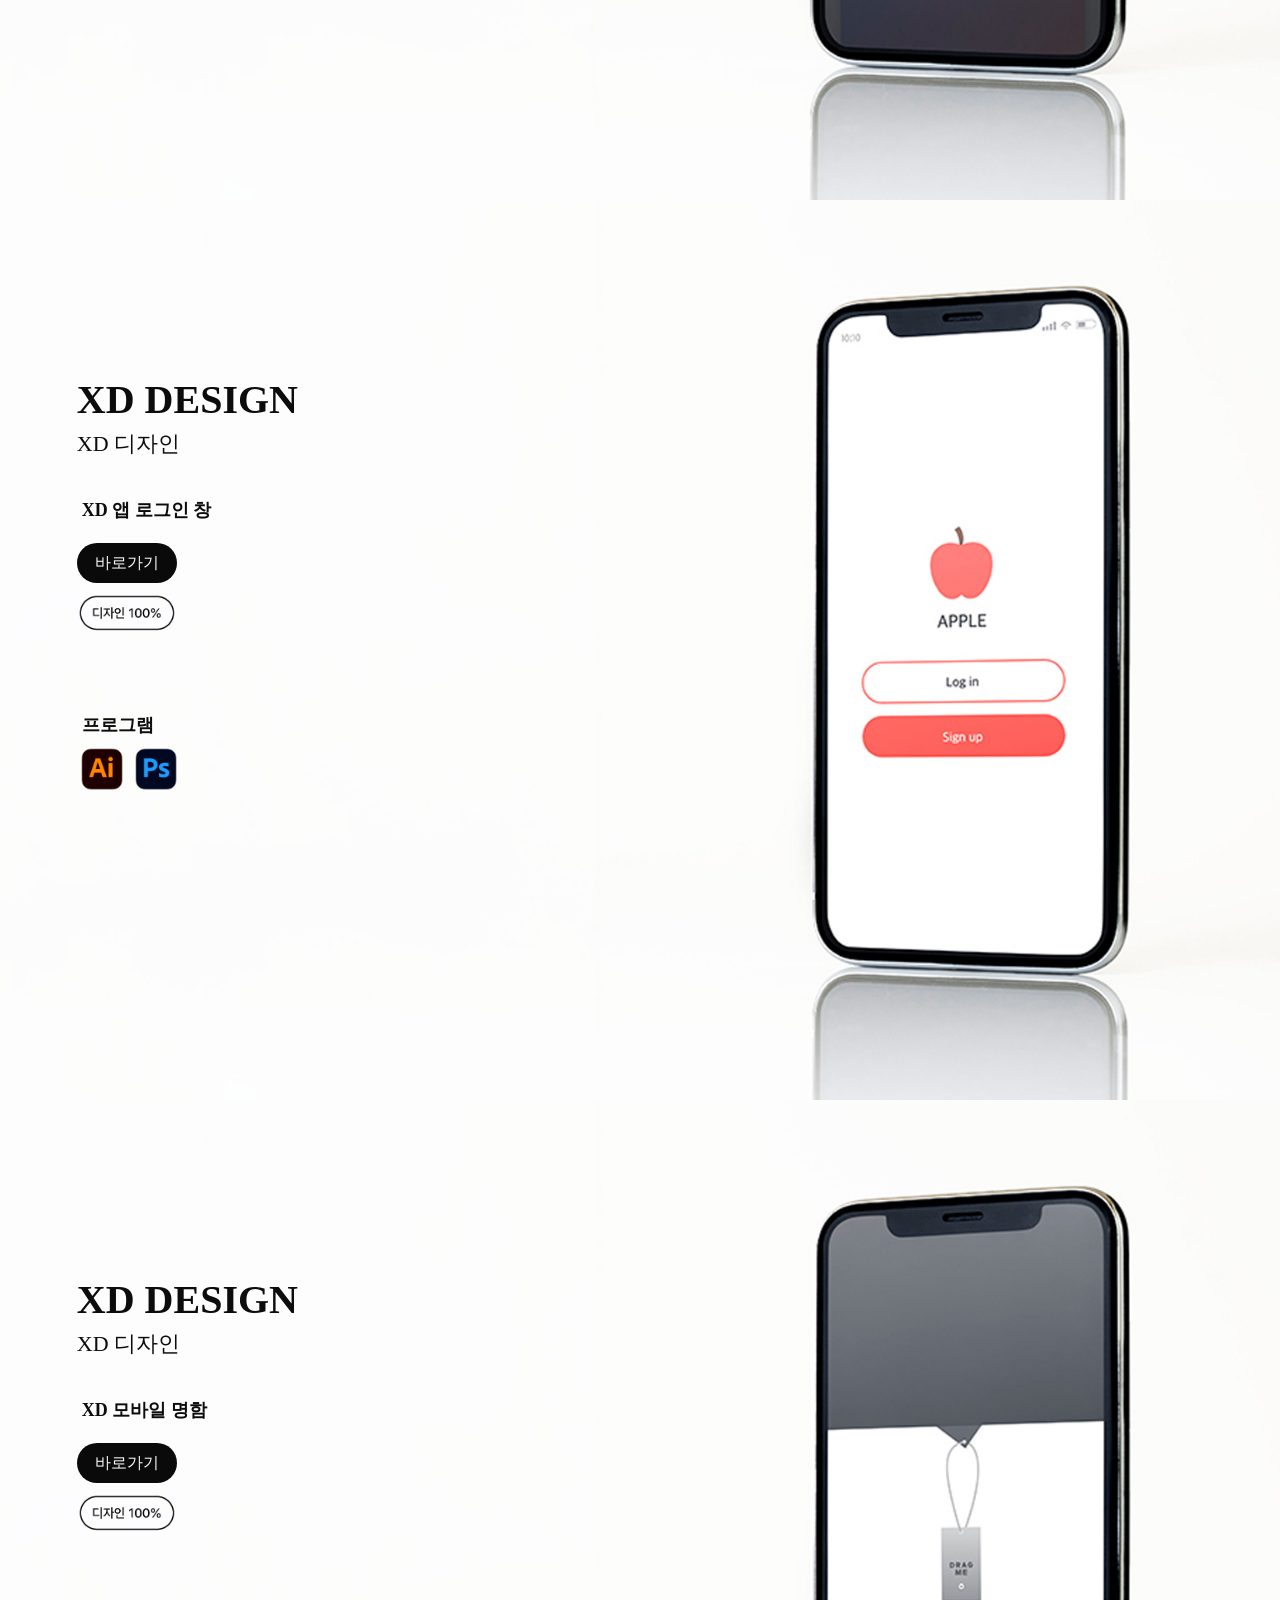
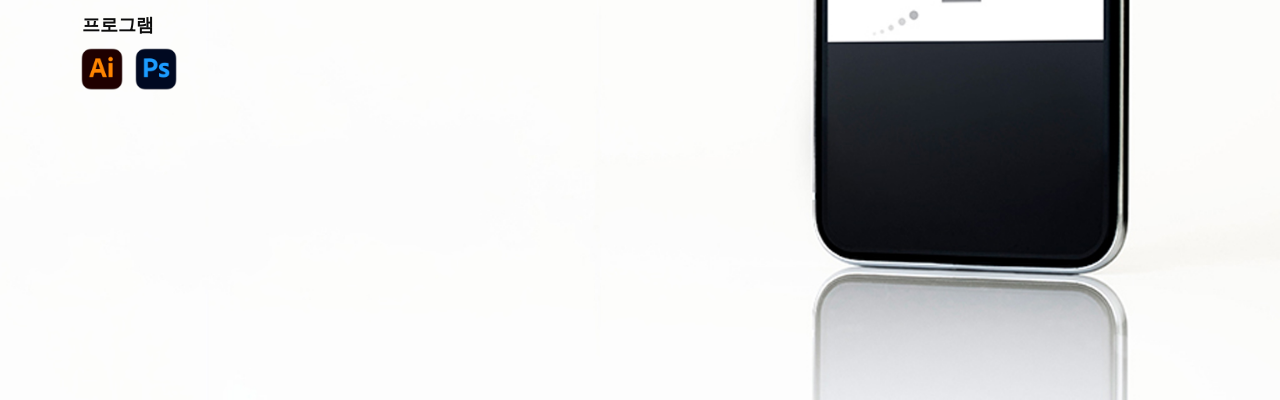
<file: index8.html>
<!DOCTYPE html>
<html lang="ko">

<head>
    <meta charset="UTF-8">
    <meta name="viewport" content="width=device-width, initial-scale=1.0">
    <title>portfolio</title>
    <script src="https://code.jquery.com/jquery-3.7.1.min.js"></script>
    <script src="js/script3.js" type="text/javascript"></script>
    <link rel="preconnect" href="https://cdn.jsdelivr.net/gh/Project-Noonnu/noonfonts_2107@1.1/Pretendard-Regular.woff">
    <link rel="stylesheet" href="css/reset.css">
    <link rel="stylesheet" href="css/style8.css">
</head>
<body>
    <div id="page1">
        <div class="text">
            <h1>XD DESIGN</h1>
            <b>XD 디자인</b>
            <p>
                XD 포트폴리오
            </p>
            <a href="https://xd.adobe.com/view/35357710-c1df-4754-9078-eb85f9d841e1-6066/" target="_blank">바로가기</a>
            <img src="images/design100.png" alt="design100">
            <p>프로그램</p>
            <img src="images/skill_icon1.png" alt="skill_icon1">
            <img src="images/skill_icon2.png" alt="skill_icon2">
        </div> <!-- .text -->
    </div> <!-- #page1 -->
    <div id="page2">
        <div class="text">
            <h1>XD DESIGN</h1>
            <b>XD 디자인</b>
            <p>
                XD 세일 팝업창
            </p>
            <a href="https://xd.adobe.com/view/033cf530-b3f0-4b51-9cc8-a41f39dc5a4c-566f/" target="_blank">바로가기</a>
            <img src="images/design100.png" alt="design100">
            <p>프로그램</p>
            <img src="images/skill_icon1.png" alt="skill_icon1">
            <img src="images/skill_icon2.png" alt="skill_icon2">
        </div> <!-- .text -->
    </div> <!-- #page2 -->
    <div id="page3">
        <div class="text">
            <h1>XD DESIGN</h1>
            <b>XD 디자인</b>
            <p>
                XD 앱 로그인 창
            </p>
            <a href="https://xd.adobe.com/view/70988b67-fed9-4938-8be5-5df3273b8756-25cb/" target="_blank">바로가기</a>
            <img src="images/design100.png" alt="design100">
            <p>프로그램</p>
            <img src="images/skill_icon1.png" alt="skill_icon1">
            <img src="images/skill_icon2.png" alt="skill_icon2">
        </div> <!-- .text -->
    </div> <!-- #page3 -->
    <div id="page4">
        <div class="text">
            <h1>XD DESIGN</h1>
            <b>XD 디자인</b>
            <p>
                XD 모바일 명함
            </p>
            <a href="https://xd.adobe.com/view/f84f63cb-54e2-441e-add8-6c2bb4d0338f-ad1c/" target="_blank">바로가기</a>
            <img src="images/design100.png" alt="design100">
            <p>프로그램</p>
            <img src="images/skill_icon1.png" alt="skill_icon1">
            <img src="images/skill_icon2.png" alt="skill_icon2">
        </div> <!-- .text -->
    </div> <!-- #page4 -->
</body>
</file>
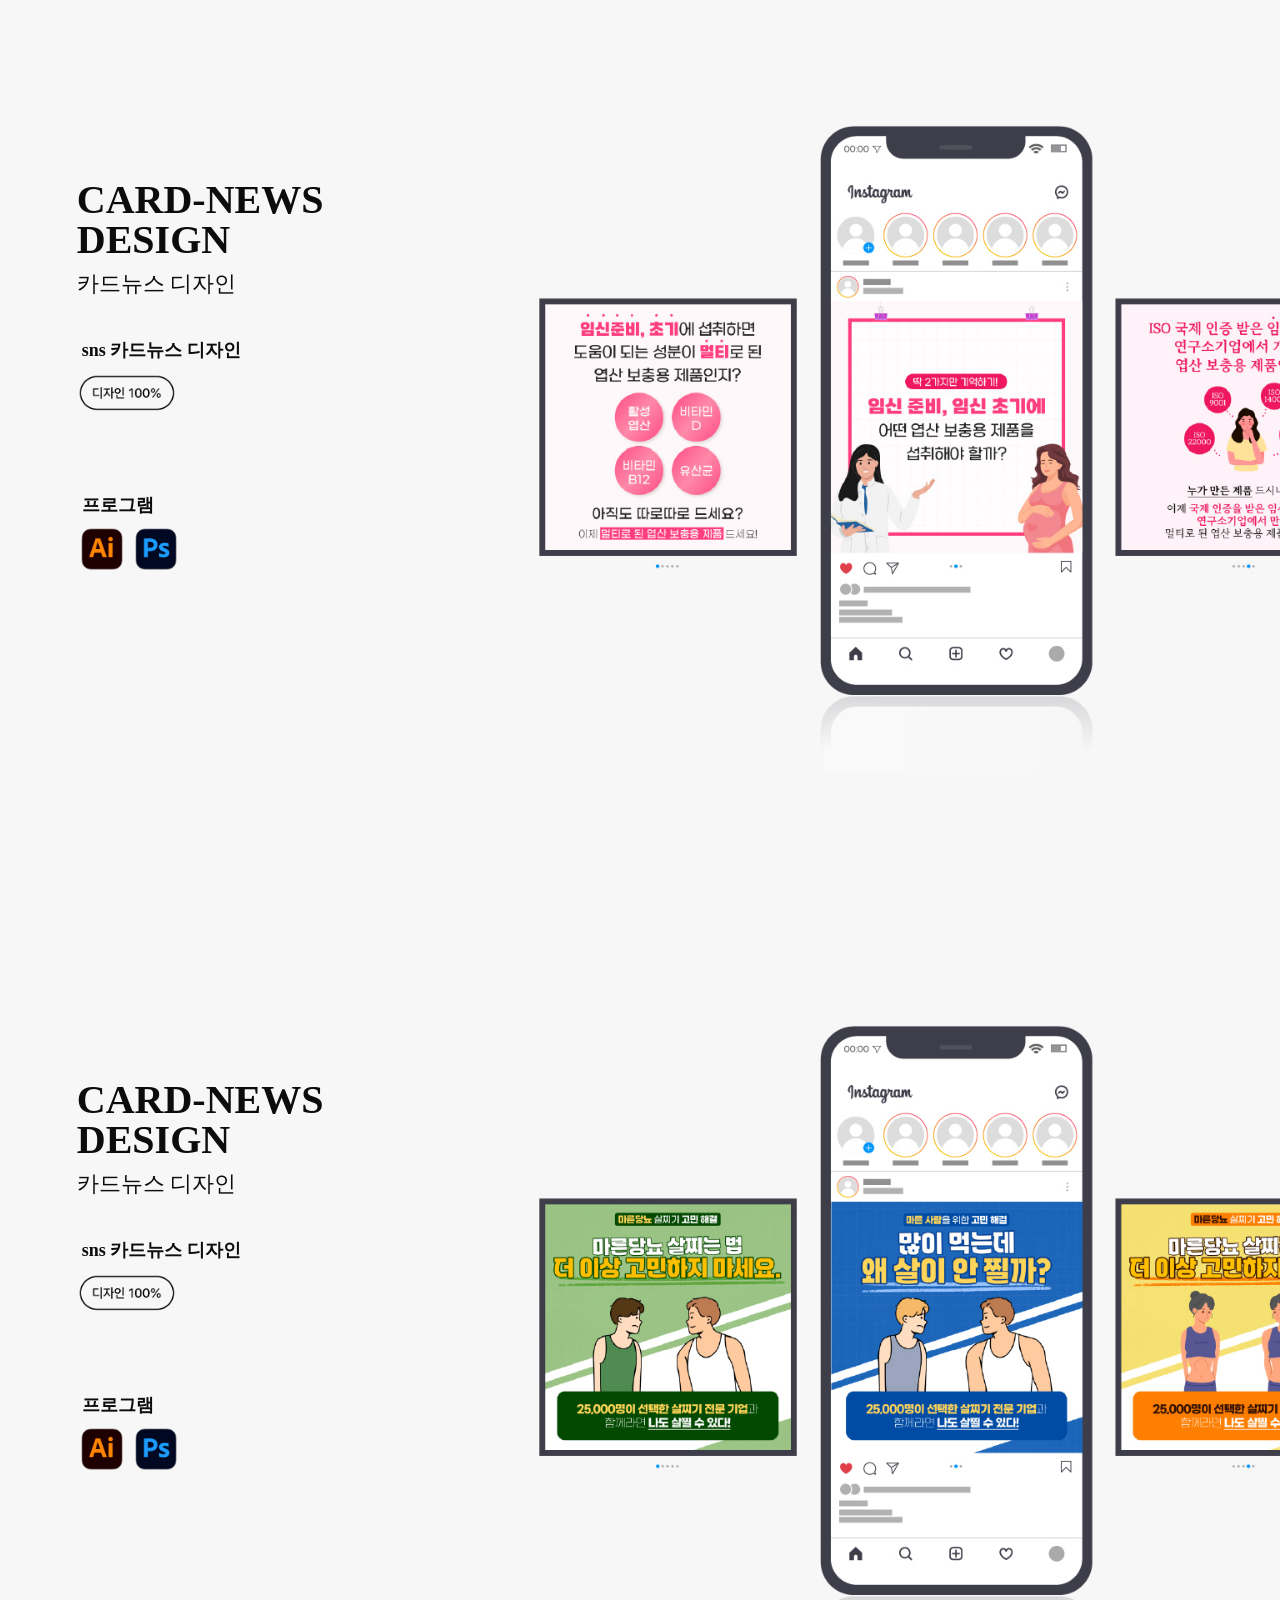
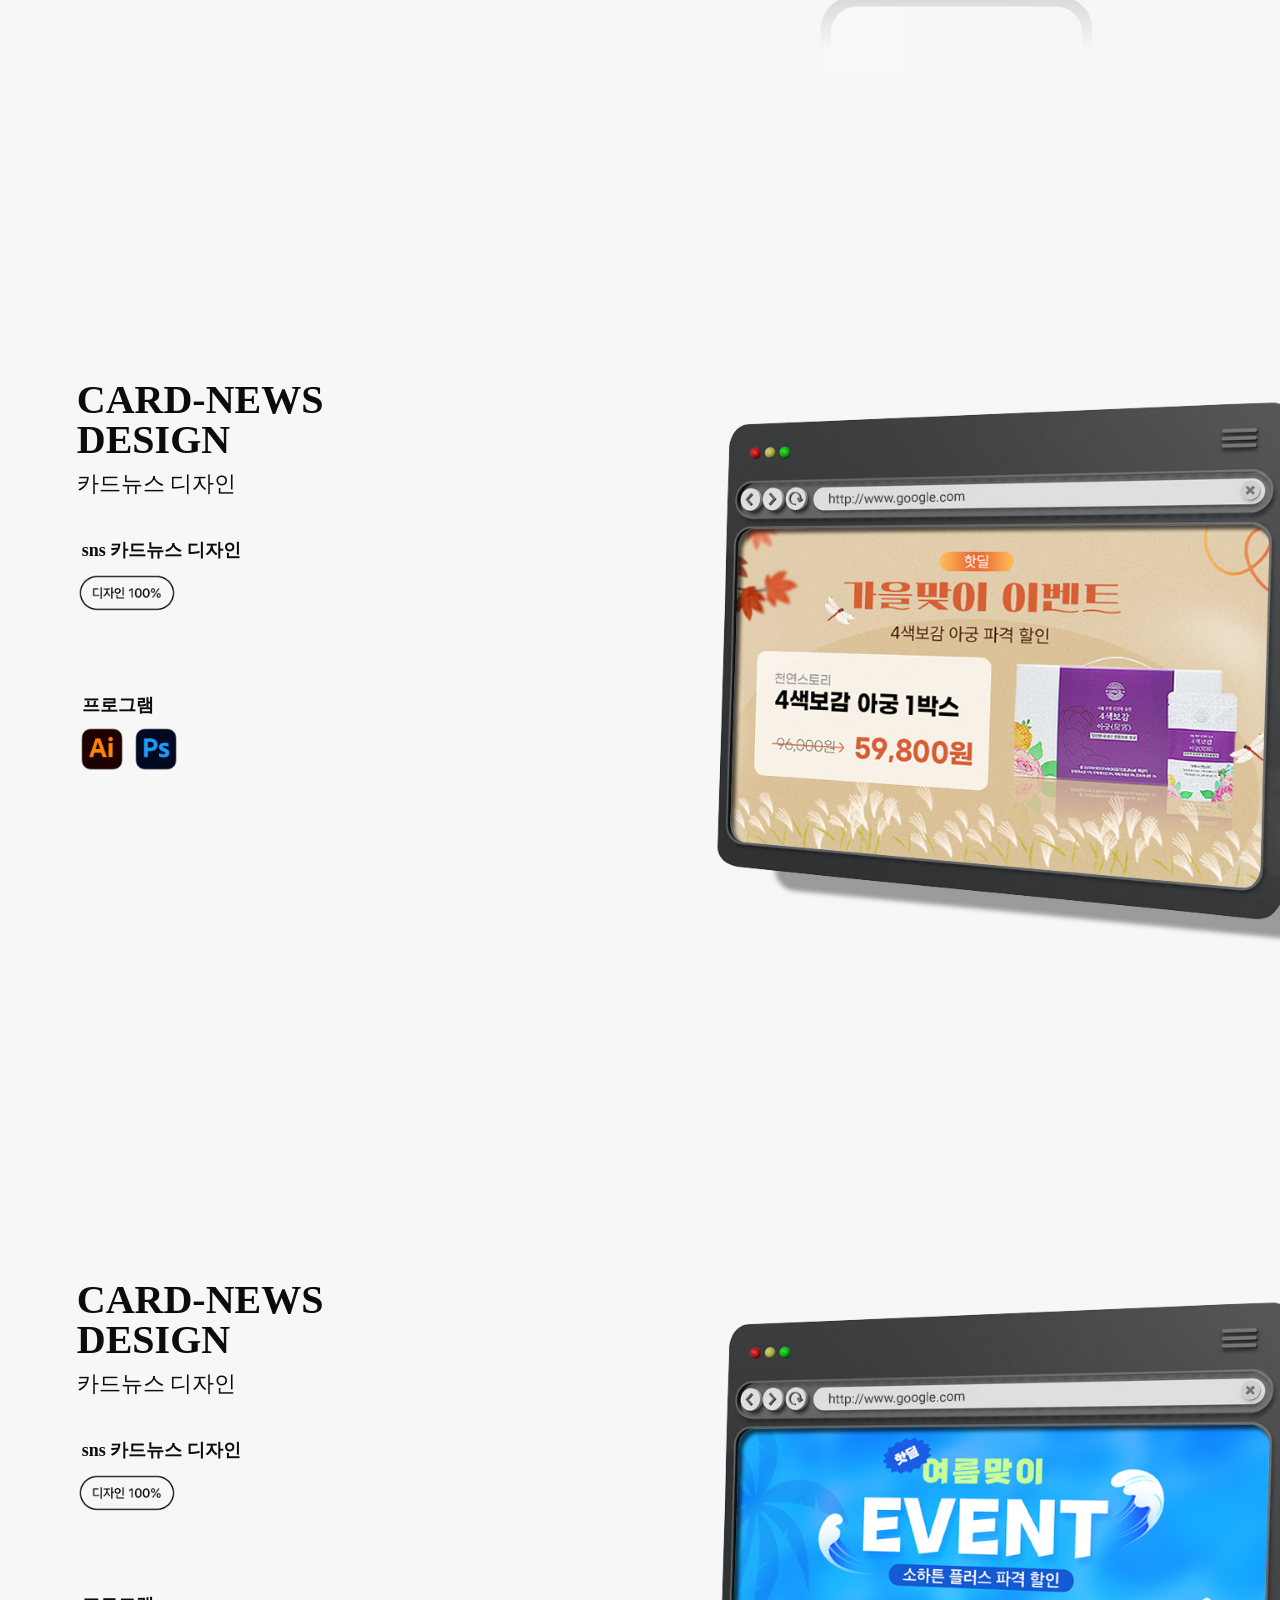
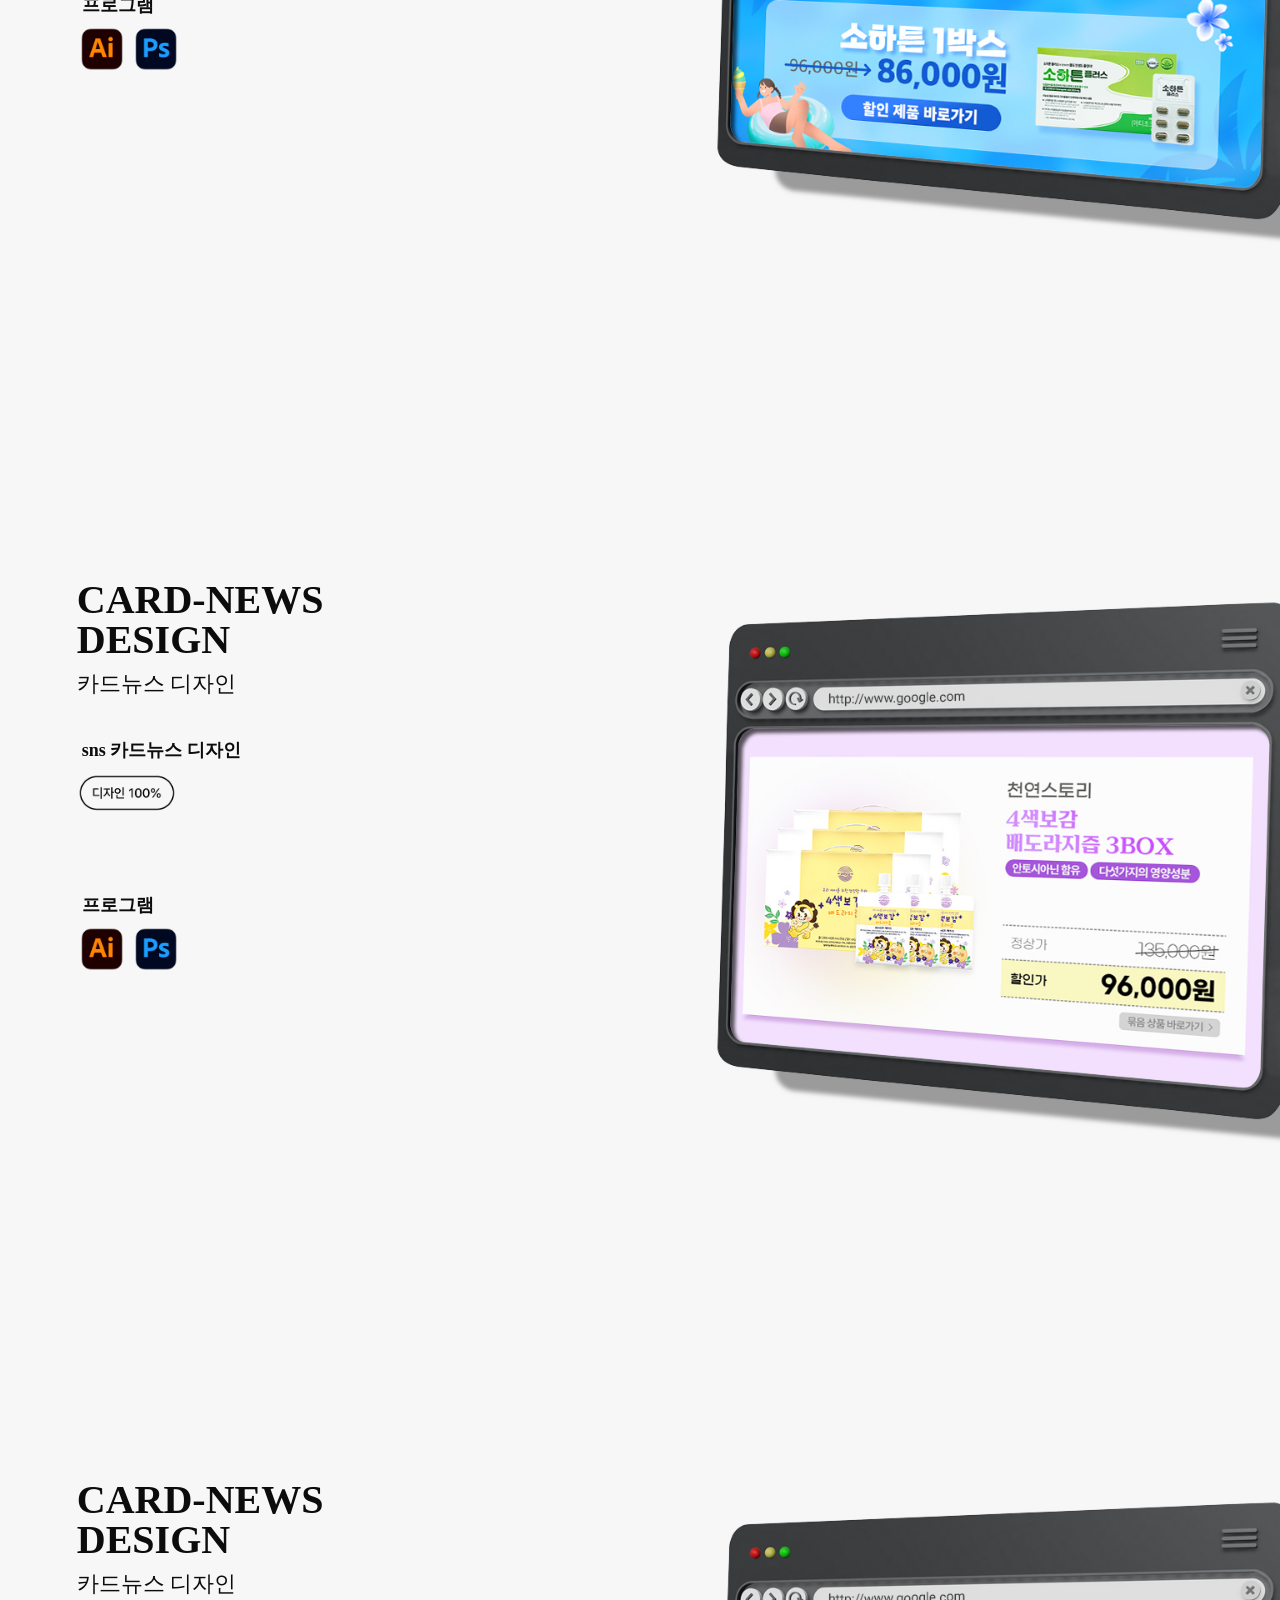
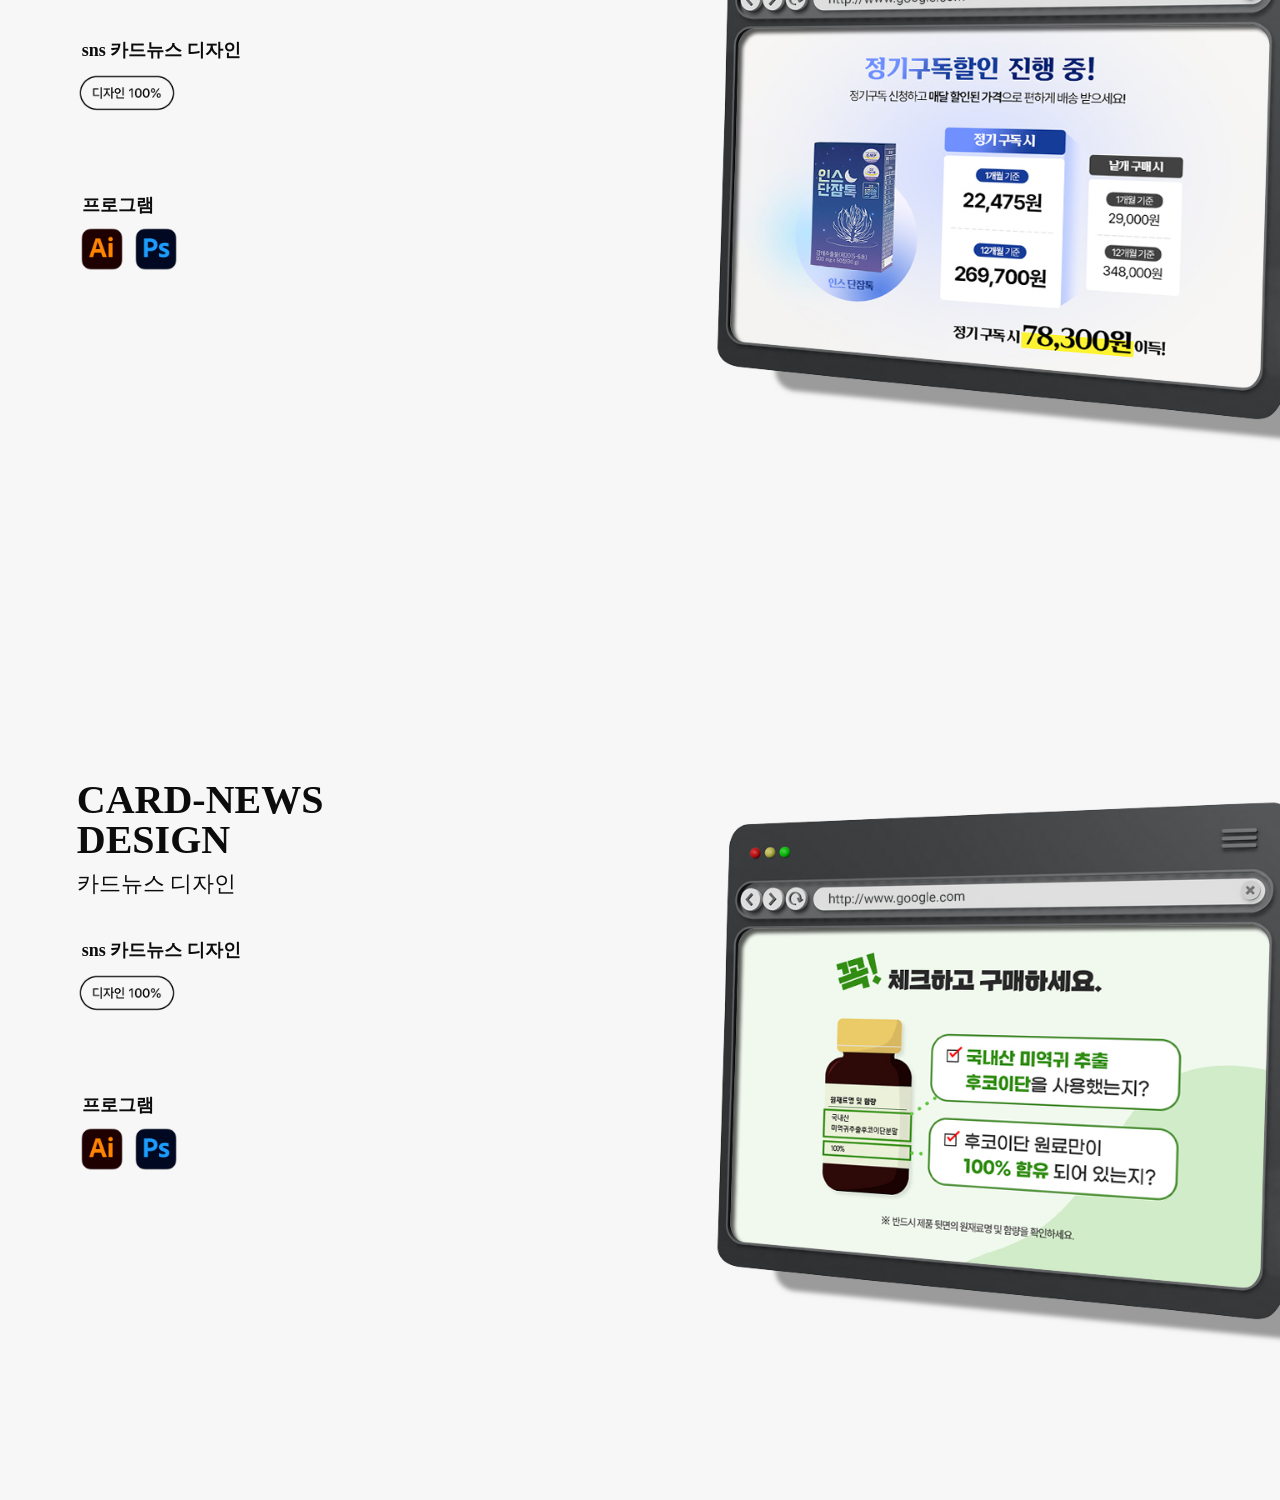
<file: index9.html>
<!DOCTYPE html>
<html lang="ko">

<head>
    <meta charset="UTF-8">
    <meta name="viewport" content="width=device-width, initial-scale=1.0">
    <title>portfolio</title>
    <script src="https://code.jquery.com/jquery-3.7.1.min.js"></script>
    <script src="js/script3.js" type="text/javascript"></script>
    <link rel="preconnect" href="https://cdn.jsdelivr.net/gh/Project-Noonnu/noonfonts_2107@1.1/Pretendard-Regular.woff">
    <link rel="stylesheet" href="css/reset.css">
    <link rel="stylesheet" href="css/style9.css">
</head>
<body>
    <div id="page1">
        <div class="text">
            <h1>CARD-NEWS DESIGN</h1>
            <b>카드뉴스 디자인</b>
            <p>
                sns 카드뉴스 디자인
            </p>
            <img src="images/design100.png" alt="design100">
            <p>프로그램</p>
            <img src="images/skill_icon1.png" alt="skill_icon1">
            <img src="images/skill_icon2.png" alt="skill_icon2">
        </div> <!-- .text -->
    </div> <!-- #page1 -->
    <div id="page2">
        <div class="text">
            <h1>CARD-NEWS DESIGN</h1>
            <b>카드뉴스 디자인</b>
            <p>
                sns 카드뉴스 디자인
            </p>
            <img src="images/design100.png" alt="design100">
            <p>프로그램</p>
            <img src="images/skill_icon1.png" alt="skill_icon1">
            <img src="images/skill_icon2.png" alt="skill_icon2">
        </div> <!-- .text -->
    </div> <!-- #page2 -->
    <div id="page3">
        <div class="text">
            <h1>CARD-NEWS DESIGN</h1>
            <b>카드뉴스 디자인</b>
            <p>
                sns 카드뉴스 디자인
            </p>
            <img src="images/design100.png" alt="design100">
            <p>프로그램</p>
            <img src="images/skill_icon1.png" alt="skill_icon1">
            <img src="images/skill_icon2.png" alt="skill_icon2">
        </div> <!-- .text -->
    </div> <!-- #page3 -->
    <div id="page4">
        <div class="text">
            <h1>CARD-NEWS DESIGN</h1>
            <b>카드뉴스 디자인</b>
            <p>
                sns 카드뉴스 디자인
            </p>
            <img src="images/design100.png" alt="design100">
            <p>프로그램</p>
            <img src="images/skill_icon1.png" alt="skill_icon1">
            <img src="images/skill_icon2.png" alt="skill_icon2">
        </div> <!-- .text -->
    </div> <!-- #page4 -->
    <div id="page5">
        <div class="text">
            <h1>CARD-NEWS DESIGN</h1>
            <b>카드뉴스 디자인</b>
            <p>
                sns 카드뉴스 디자인
            </p>
            <img src="images/design100.png" alt="design100">
            <p>프로그램</p>
            <img src="images/skill_icon1.png" alt="skill_icon1">
            <img src="images/skill_icon2.png" alt="skill_icon2">
        </div> <!-- .text -->
    </div> <!-- #page5 -->
    <div id="page6">
        <div class="text">
            <h1>CARD-NEWS DESIGN</h1>
            <b>카드뉴스 디자인</b>
            <p>
                sns 카드뉴스 디자인
            </p>
            <img src="images/design100.png" alt="design100">
            <p>프로그램</p>
            <img src="images/skill_icon1.png" alt="skill_icon1">
            <img src="images/skill_icon2.png" alt="skill_icon2">
        </div> <!-- .text -->
    </div> <!-- #page6 -->
    <div id="page7">
        <div class="text">
            <h1>CARD-NEWS DESIGN</h1>
            <b>카드뉴스 디자인</b>
            <p>
                sns 카드뉴스 디자인
            </p>
            <img src="images/design100.png" alt="design100">
            <p>프로그램</p>
            <img src="images/skill_icon1.png" alt="skill_icon1">
            <img src="images/skill_icon2.png" alt="skill_icon2">
        </div> <!-- .text -->
    </div> <!-- #page7 -->
</body>
</file>
<file: css/style.css>
a {
    text-decoration: none;
    color: inherit;
}
ul {
    list-style: none;
}
html {
    /* overflow: hidden; */
    overflow: scroll;
    overflow-x: hidden;
    color: #0c0c0c;
}
body {
    display: block;
    width: 100%;
    height: 100vh;
    margin: 0;
    /* background: url(../images/basicBg.jpg) no-repeat; */
    background-color: #0c0c0c;
    background-size: cover;
    background-attachment: fixed;
    object-fit: cover;
}
/* 스크롤 없애기 */
body::-webkit-scrollbar {
  display: none;
}
button {
    border: none;
    outline: none;
    background-color: transparent;
    padding: 0;
    cursor: pointer;
}
/* 전체 폰트 */
@font-face {
    font-family: 'PyeojinGothic';
    src: url('https://cdn.jsdelivr.net/gh/projectnoonnu/2504-1@1.0/PyeojinGothic-Light.woff2') format('woff2');
    font-weight: 300;
    font-display: swap;
}

/* page1 */
#page1 {
    background: url(../images/backgrond.jpg);
    background-size: cover;
    height: 100vh;
    color: #f9f9f9;
}
.top-text {
    position: absolute;
    left: 10%;
    top: 6%;
    width: 80%;
    text-align: center;

    overflow: hidden;
}
.top-text > b:nth-child(1) {
    float: left;
}
.top-text > b:nth-child(3) {
    float: right;
}
#page1 > p {
    position: relative;
    top: 40%;
    left: 10%;
    font-size: 60px;
    font-weight: 300;
    line-height: normal;

    animation: fadein 10s ease 3s;
  -webkit-animation: fadein 5s; /* Safari and Chrome */
}
@keyframes fadein {
    from {
        opacity: 0;
    }
    to {
        opacity: 1;
    }
}
@-webkit-keyframes fadein { /* Safari and Chrome */
    from {
        opacity: 0;
    }
    to {
        opacity: 1;
    }
}
#page1 > p > b {
    font-weight: 500;
}
.top-text::after{
    content: "";
    display: block;
    clear: both;
}

/* page2 */
#page2 {
    width: 100%;
    height: 100vh;
    background-color: #0c0c0c;
    color: #f9f9f9;

    background-image: url(../images/page2-bottom-background.png);
    /* background-image: url(../images/page2-background2.png); */
    /* background-image: url(../images/page2-background23.png); */
    background-repeat: no-repeat;
    background-size: contain;
    background-position: bottom;
    position: relative;
}
#page2::after{
    content: "";
    display: block;
    clear: both;
}
.bottom-img {
    width: 100%;
    position: absolute;
    bottom: 0;
    left: 0;
}
.page2_topText {
    position: relative;
    left: 10%;
    top: 6%;
    width: 80%;

    text-align: center;
    display: block;
}
.page2_topText > b:nth-child(1) {
    float: left;
}
.page2_topText > b:nth-child(2) {
    float: right;
}
.page2_topText::after{
    content: "";
    display: block;
    clear: both;
}
#profile-mainText {
    position: relative;
    top: 15%;
    width: 80%;

    text-align: center;
    display: block;
    margin: 0 auto;
}
#profile-mainText > p {
    display: block;
    width: 50%;
    font-size: 40px;
    font-weight: 600;
    margin: 0 auto;
}
#page2 > p {
    display: block;
    width: 40%;
    padding: 10% 0% 0 10%;
    font-size: 24px;
    line-height: 40px;
    font-weight: 200;
    float: left;
}
#page2 > p::first-line {
    line-height: 80px;
}
#profile {
    float: right;
    width: 40%;
    padding: 11% 10% 0 0;
}
#profile > p {
    float: left;
    font-size: 20px;
    font-size: 24px;
    font-weight: 200;
    line-height: normal;
    width: 70%;
}
#profile > p::first-line {
    font-weight: 400;
}
#profile > img {
    width: 45px;
    float: right;
}
#profile > img:nth-child(2) {
    padding-left: 10px;
}
#profile > p:nth-child(4) {
    padding-top: 30px;
}
#profile::after{
    content: "";
    display: block;
    clear: both;
}
.skill {
    float: left;
    padding-top: 30px;
}
.skill > img {
    width: 40px;
    float: left;
    padding: 10px;
}
.skill > img:nth-child(1) {
    padding: 5px 0 0;
    width: 52px;
}
.skill > img:nth-child(2) {
    padding: 5px 0 0 4px;
    width: 52px;
}

/* page3 */
#page3 {
    width: 100%;
    height: 100vh;
    background-color: #0c0c0c;
    color: #f9f9f9;
    position: relative;
}
#content-box {
    width: 80%;
    position: absolute;
    top: 20%;
    left: 10%;
    padding-bottom: 100px;
}
#content-box > h1 {
    font-size: 40px;
    font-weight: 700;
}
#content-box > hr {
    margin-top: 25px;
}
.contents-text {
    font-size: 30px;
    font-weight: 300;
}
.contents-text > li {
    float: left;
    padding-top: 20px;
}
.contents-text > li:nth-child(1) {
    line-height: 60px;
    padding-left: 10px;
    width: 40px;
    font-weight: 400;
}
.contents-text > li:nth-child(2) {
    padding-left: 20%;
    font-size: 20px;
}
.contents-text > li:nth-child(2)::first-line {
    font-weight: 400;
    font-size: 30px;
    line-height: 40px;
}
.contents-text > li:nth-child(3) {
    float: right;
    padding-right: 10px;
}
.contents-text > li > a > img {
    display: block;
    width: 60px;
}
.contents-text::after{
    content: "";
    display: block;
    clear: both;
}
</file>
<file: css/style1.css>
a {
    text-decoration: none;
    color: inherit;
}
ul {
    list-style: none;
}
html {
    /* overflow: hidden; */
    overflow: scroll;
    overflow-x: hidden;
    color: #0c0c0c;
}
body {
    display: block;
    width: 100%;
    height: 100vh;
    margin: 0;
    /* background: url(../images/basicBg.jpg) no-repeat; */
    background-color: #0c0c0c;
    background-size: cover;
    background-attachment: fixed;
    object-fit: cover;
}
/* 스크롤 없애기 */
body::-webkit-scrollbar {
  display: none;
}
button {
    border: none;
    outline: none;
    background-color: transparent;
    padding: 0;
    cursor: pointer;
}
/* 전체 폰트 */
@font-face {
    font-family: 'PyeojinGothic';
    src: url('https://cdn.jsdelivr.net/gh/projectnoonnu/2504-1@1.0/PyeojinGothic-Light.woff2') format('woff2');
    font-weight: 300;
    font-display: swap;
}

/* page1 */
#page1 {
    width: 100%;
    height: 100vh;
    background-color: #0c0c0c;
    color: #f9f9f9;
    position: relative;
}
#content-box {
    width: 80%;
    position: absolute;
    top: 20%;
    left: 10%;
    padding-bottom: 100px;
}
#content-box > h1 {
    font-size: 40px;
    font-weight: 700;
}
#content-box > hr {
    margin-top: 25px;
}
.contents-text {
    font-size: 30px;
    font-weight: 300;
}
.contents-text > li {
    float: left;
    padding-top: 20px;
}
.contents-text > li:nth-child(1) {
    line-height: 60px;
    padding-left: 10px;
    width: 40px;
    font-weight: 400;
}
.contents-text > li:nth-child(2) {
    padding-left: 20%;
    font-size: 20px;
}
.contents-text > li:nth-child(2)::first-line {
    font-weight: 400;
    font-size: 30px;
    line-height: 40px;
}
.contents-text > li:nth-child(3) {
    float: right;
    padding-right: 10px;
}
.contents-text > li > a > img {
    display: block;
    width: 60px;
}
.contents-text::after{
    content: "";
    display: block;
    clear: both;
}
</file>
<file: css/style2-1.css>
a {
    text-decoration: none;
    color: inherit;
}
ul {
    list-style: none;
}
html {
    /* overflow: hidden; */
    overflow: scroll;
    overflow-x: hidden;
    color: #0c0c0c;
}
body {
    display: block;
    width: 100%;
    height: 100vh;
    margin: 0;
    /* background: url(../images/basicBg.jpg) no-repeat; */
    background-color: #eee;
    background-size: cover;
    background-attachment: fixed;
    object-fit: cover;
}
/* 스크롤 없애기 */
body::-webkit-scrollbar {
  display: none;
}
button {
    border: none;
    outline: none;
    background-color: transparent;
    padding: 0;
    cursor: pointer;
}
/* 전체 폰트 */
@font-face {
    font-family: 'PyeojinGothic';
    src: url('https://cdn.jsdelivr.net/gh/projectnoonnu/2504-1@1.0/PyeojinGothic-Light.woff2') format('woff2');
    font-weight: 300;
    font-display: swap;
}

/* page1 */
#page1 {
    width: 100%;
    height: 100vh;
    position: relative;
}
#page1::after{
    content: "";
    display: block;
    clear: both;
}
.text {
    float: left;
    width: 40%;
    position: absolute;
    top: 20%;
    left: 6%;
}
.text > h1 {
    font-size: 40px;
    font-weight: 700;
}
.text > b {
    font-size: 22px;
    display: block;
    line-height: 3rem;
}
.text > p:nth-child(3) {
    padding-top: 30px;
    line-height: 25px;
}
.text > p {
    font-size: 18px;
    padding-top: 80px;
    padding-left: 5px;
}
.text > img:nth-child(4) {
    width: 100px;
    padding-top: 20px;
}
.text > img:nth-child(6) {
    width: 50px;
    padding-top: 10px;
}
.text > img:nth-child(7) {
    width: 50px;
}
.img {
    width: 60%;
    position: absolute;
    right: 0%;
    top: 15%;
}
.img > img {
    width: 100%;
}

/* page2 */
#page2 {
    width: 100%;
    height: 100vh;
    position: relative;
}
#page2 > img {
    height: 100%;
    right: 0;
    position: absolute;
}

/* part2 */
/* page3 */
#page3 {
    width: 100%;
    height: 100vh;
    position: relative;
}
/* #page3::after{
    content: "";
    display: block;
    clear: both;
} */
#page4 {
    width: 100%;
    height: 100vh;
    position: relative;
}
#page4 > img {
    height: 100%;
    right: 0;
    position: absolute;
}

/* part3 */
/* page5 */
#page5 {
    width: 100%;
    height: 100vh;
    position: relative;
}
#page5::after{
    content: "";
    display: block;
    clear: both;
}
#page6 {
    width: 100%;
    height: 100vh;
    position: relative;
}
#page6 > img {
    height: 100%;
    right: 0;
    position: absolute;
}

/* part4 */
/* page7 */
#page7 {
    width: 100%;
    height: 100vh;
    position: relative;
}
#page7::after{
    content: "";
    display: block;
    clear: both;
}
#page8 {
    width: 100%;
    height: 100vh;
    position: relative;
}
#page8 > img {
    height: 100%;
    right: 0;
    position: absolute;
}

/* part5 */
/* page9 */
#page9 {
    width: 100%;
    height: 100vh;
    position: relative;
}
#page9::after{
    content: "";
    display: block;
    clear: both;
}
#page10 {
    width: 100%;
    height: 100vh;
    position: relative;
}
#page10 > img {
    height: 100%;
    right: 0;
    position: absolute;
}
</file>
<file: css/style3.css>
a {
    text-decoration: none;
    color: inherit;
}
ul {
    list-style: none;
}
html {
    /* overflow: hidden; */
    overflow: scroll;
    overflow-x: hidden;
    color: #0c0c0c;
}
body {
    display: block;
    width: 100%;
    height: 100vh;
    margin: 0;
    /* background: url(../images/basicBg.jpg) no-repeat; */
    background-color: #eee;
    background-size: cover;
    background-attachment: fixed;
    object-fit: cover;
}
/* 스크롤 없애기 */
body::-webkit-scrollbar {
  display: none;
}
button {
    border: none;
    outline: none;
    background-color: transparent;
    padding: 0;
    cursor: pointer;
}
/* 전체 폰트 */
@font-face {
    font-family: 'PyeojinGothic';
    src: url('https://cdn.jsdelivr.net/gh/projectnoonnu/2504-1@1.0/PyeojinGothic-Light.woff2') format('woff2');
    font-weight: 300;
    font-display: swap;
}

/* page1 */
#page1 {
    width: 100%;
    height: 100vh;
    position: relative;
}
#page1::after{
    content: "";
    display: block;
    clear: both;
}
.text {
    float: left;
    width: 25%;
    position: absolute;
    top: 20%;
    left: 6%;
}
.text > h1 {
    font-size: 40px;
    font-weight: 700;
}
.text > b {
    font-size: 22px;
    display: block;
    line-height: 3rem;
}
.text > p:nth-child(3) {
    padding-top: 30px;
    line-height: 25px;
}
.text > p {
    font-size: 18px;
    padding-top: 80px;
    padding-left: 5px;
}
.text > p::first-line {
    font-weight: 700;
}
.text > img:nth-child(4) {
    width: 100px;
    padding-top: 20px;
}
.text > img:nth-child(6) {
    width: 50px;
    padding-top: 10px;
}
.text > img:nth-child(7) {
    width: 50px;
}
.img {
    width: 60%;
    height: 100%;
    position: absolute;
    right: 8%;
}
.img > img {
    height: 100%;
}

/* page2 */
#page2 {
    width: 100%;
    height: 100vh;
    position: relative;
}

/* page3 */
#page3 {
    width: 100%;
    height: 100vh;
    position: relative;
}

/* page4 */
#page4 {
    width: 100%;
    height: 100vh;
    position: relative;
}

/* page5 */
#page5 {
    width: 100%;
    height: 100vh;
    position: relative;
}

/* page6 */
#page6 {
    width: 100%;
    height: 100vh;
    position: relative;
}
</file>
<file: css/style4.css>
a {
    text-decoration: none;
    color: inherit;
}
ul {
    list-style: none;
}
html {
    /* overflow: hidden; */
    overflow: scroll;
    overflow-x: hidden;
    color: #0c0c0c;
}
body {
    display: block;
    width: 100%;
    height: 100vh;
    margin: 0;
    /* background: url(../images/basicBg.jpg) no-repeat; */
    background-color: #eee;
    background-size: cover;
    background-attachment: fixed;
    object-fit: cover;
}
/* 스크롤 없애기 */
body::-webkit-scrollbar {
  display: none;
}
button {
    border: none;
    outline: none;
    background-color: transparent;
    padding: 0;
    cursor: pointer;
}
/* 전체 폰트 */
@font-face {
    font-family: 'PyeojinGothic';
    src: url('https://cdn.jsdelivr.net/gh/projectnoonnu/2504-1@1.0/PyeojinGothic-Light.woff2') format('woff2');
    font-weight: 300;
    font-display: swap;
}

/* page1 */
#page1 {
    width: 100%;
    height: 100vh;
    position: relative;
}
#page1::after{
    content: "";
    display: block;
    clear: both;
}
.text {
    float: left;
    width: 25%;
    position: absolute;
    top: 20%;
    left: 6%;
}
.text > h1 {
    font-size: 40px;
    font-weight: 700;
}
.text > b {
    font-size: 22px;
    display: block;
    line-height: 3rem;
}
.text > p:nth-child(3) {
    padding-top: 30px;
    line-height: 25px;
}
.text > p {
    font-size: 18px;
    padding-top: 80px;
    padding-left: 5px;
}
.text > p::first-line {
    font-weight: 700;
}
.text > img:nth-child(4) {
    width: 100px;
    padding-top: 20px;
}
.text > img:nth-child(6) {
    width: 50px;
    padding-top: 10px;
}
.text > img:nth-child(7) {
    width: 50px;
}
.img {
    width: 100%;
    /* position: absolute;
    right: 8%; */
}
.img > img {
    height: 100%;
    width: 100%;
}

/* page2 */
#page2 {
    width: 100%;
    height: 100vh;
    position: relative;

    background-image: url(../images/branding1-2.jpg);
    background-size: 100% auto;
    background-position: center;
    background-repeat: no-repeat;
}

/* page3 */
#page3 {
    width: 100%;
    height: 100vh;
    position: relative;

    background-image: url(../images/branding1-3.jpg);
    background-size: cover;
    background-position: center;
    background-repeat: no-repeat;
}

/* page4 */
#page4 {
    width: 100%;
    height: 100vh;
    position: relative;
}
/* page5 */
#page5 {
    width: 100%;
    height: 100vh;
    position: relative;

    background-image: url(../images/branding2-2.jpg);
    background-size: cover;
    background-position: center;
    background-repeat: no-repeat;
}
/* page6 */
#page6 {
    width: 100%;
    height: 100vh;
    position: relative;

    background-image: url(../images/branding2-3.jpg);
    background-size: cover;
    background-position: center;
    background-repeat: no-repeat;
}

/* page7 */
#page7 {
    width: 100%;
    height: 100vh;
    position: relative;
}
/* page8 */
#page8 {
    width: 100%;
    height: 100vh;
    position: relative;

    background-image: url(../images/branding3-2.jpg);
    background-size: cover;
    background-position: center;
    background-repeat: no-repeat;
}
/* page9 */
#page9 {
    width: 100%;
    height: 100vh;
    position: relative;

    background-image: url(../images/branding3-3.jpg);
    background-size: cover;
    background-position: center;
    background-repeat: no-repeat;
}

/* page10 */
#page10 {
    width: 100%;
    height: 100vh;
    position: relative;
}
/* page11 */
#page11 {
    width: 100%;
    height: 100vh;
    position: relative;

    background-image: url(../images/branding4-2.jpg);
    background-size: cover;
    background-position: center;
    background-repeat: no-repeat;
}
/* page12 */
#page12 {
    width: 100%;
    height: 100vh;
    position: relative;

    background-image: url(../images/branding4-3.jpg);
    background-size: cover;
    background-position: center;
    background-repeat: no-repeat;
}

/* page13 */
#page13 {
    width: 100%;
    height: 100vh;
    position: relative;
}
/* page14 */
#page14 {
    width: 100%;
    height: 100vh;
    position: relative;

    background-image: url(../images/branding5-2.jpg);
    background-size: cover;
    background-position: center;
    background-repeat: no-repeat;
}
/* page15 */
#page15 {
    width: 100%;
    height: 100vh;
    position: relative;

    background-image: url(../images/branding5-3.jpg);
    background-size: cover;
    background-position: center;
    background-repeat: no-repeat;
}

/* page16 */
#page16 {
    width: 100%;
    height: 100vh;
    position: relative;
}
/* page17 */
#page17 {
    width: 100%;
    height: 100vh;
    position: relative;

    background-image: url(../images/branding6-2.jpg);
    background-size: cover;
    background-position: center;
    background-repeat: no-repeat;
}
/* page18 */
#page18 {
    width: 100%;
    height: 100vh;
    position: relative;

    background-image: url(../images/branding6-3.jpg);
    background-size: cover;
    background-position: center;
    background-repeat: no-repeat;
}

/* page19 */
#page19 {
    width: 100%;
    height: 100vh;
    position: relative;
}
/* page20 */
#page20 {
    width: 100%;
    height: 100vh;
    position: relative;

    background-image: url(../images/branding7-2.jpg);
    background-size: cover;
    background-position: center;
    background-repeat: no-repeat;
}
/* page21 */
#page21 {
    width: 100%;
    height: 100vh;
    position: relative;

    background-image: url(../images/branding7-3.jpg);
    background-size: cover;
    background-position: center;
    background-repeat: no-repeat;
}
</file>
<file: css/style5.css>
a {
    text-decoration: none;
    color: inherit;
}
ul {
    list-style: none;
}
html {
    /* overflow: hidden; */
    overflow: scroll;
    overflow-x: hidden;
    color: #0c0c0c;
}
body {
    display: block;
    width: 100%;
    height: 100vh;
    margin: 0;
    /* background: url(../images/basicBg.jpg) no-repeat; */
    background-color: #eee;
    background-size: cover;
    background-attachment: fixed;
    object-fit: cover;
}
/* 스크롤 없애기 */
body::-webkit-scrollbar {
  display: none;
}
button {
    border: none;
    outline: none;
    background-color: transparent;
    padding: 0;
    cursor: pointer;
}
/* 전체 폰트 */
@font-face {
    font-family: 'PyeojinGothic';
    src: url('https://cdn.jsdelivr.net/gh/projectnoonnu/2504-1@1.0/PyeojinGothic-Light.woff2') format('woff2');
    font-weight: 300;
    font-display: swap;
}

/* page1 */
#page1 {
    width: 100%;
    height: 100vh;
    position: relative;

    background-image: url(../images/package1.jpg);
    background-size: cover;
    background-position: center;
    background-repeat: no-repeat;
}
#page1::after{
    content: "";
    display: block;
    clear: both;
}
.text {
    float: left;
    width: 25%;
    position: absolute;
    top: 20%;
    left: 6%;
}
.text > h1 {
    font-size: 40px;
    font-weight: 700;
}
.text > b {
    font-size: 22px;
    display: block;
    line-height: 3rem;
}
.text > p:nth-child(3) {
    padding-top: 30px;
    line-height: 25px;
}
.text > p {
    font-size: 18px;
    padding-top: 80px;
    padding-left: 5px;
}
.text > p::first-line {
    font-weight: 700;
}
.text > img:nth-child(4) {
    width: 100px;
    padding-top: 20px;
}
.text > img:nth-child(6) {
    width: 50px;
    padding-top: 10px;
}
.text > img:nth-child(7) {
    width: 50px;
}

/* page2 */
#page2 {
    width: 100%;
    height: 100vh;
    position: relative;

    background-image: url(../images/package2.jpg);
    background-size: cover;
    background-position: center;
    background-repeat: no-repeat;
}

/* page3 */
#page3 {
    width: 100%;
    height: 100vh;
    position: relative;

    background-image: url(../images/package3.jpg);
    background-size: cover;
    background-position: center;
    background-repeat: no-repeat;
}

/* page4 */
#page4 {
    width: 100%;
    height: 100vh;
    position: relative;

    background-image: url(../images/package4.jpg);
    background-size: cover;
    background-position: center;
    background-repeat: no-repeat;
}

/* page5 */
#page5 {
    width: 100%;
    height: 100vh;
    position: relative;

    background-image: url(../images/package5.jpg);
    background-size: cover;
    background-position: center;
    background-repeat: no-repeat;
}

/* page6 */
#page6 {
    width: 100%;
    height: 100vh;
    position: relative;

    background-image: url(../images/package6.jpg);
    background-size: cover;
    background-position: center;
    background-repeat: no-repeat;
}

/* page7 */
#page7 {
    width: 100%;
    height: 100vh;
    position: relative;

    background-image: url(../images/package7.jpg);
    background-size: cover;
    background-position: center;
    background-repeat: no-repeat;
}

/* page8 */
#page8 {
    width: 100%;
    height: 100vh;
    position: relative;

    background-image: url(../images/package8.jpg);
    background-size: cover;
    background-position: center;
    background-repeat: no-repeat;
}

/* page9 */
#page9 {
    width: 100%;
    height: 100vh;
    position: relative;

    background-image: url(../images/package9.jpg);
    background-size: cover;
    background-position: center;
    background-repeat: no-repeat;
}

/* page10 */
#page10 {
    width: 100%;
    height: 100vh;
    position: relative;

    background-image: url(../images/package10.jpg);
    background-size: cover;
    background-position: center;
    background-repeat: no-repeat;
}
</file>
<file: css/style6.css>
a {
    text-decoration: none;
    color: inherit;
}
ul {
    list-style: none;
}
html {
    /* overflow: hidden; */
    overflow: scroll;
    overflow-x: hidden;
    color: #0c0c0c;
}
body {
    display: block;
    width: 100%;
    height: 100vh;
    margin: 0;
    /* background: url(../images/basicBg.jpg) no-repeat; */
    background-color: #eee;
    background-size: cover;
    background-attachment: fixed;
    object-fit: cover;
}
/* 스크롤 없애기 */
body::-webkit-scrollbar {
  display: none;
}
button {
    border: none;
    outline: none;
    background-color: transparent;
    padding: 0;
    cursor: pointer;
}
/* 전체 폰트 */
@font-face {
    font-family: 'PyeojinGothic';
    src: url('https://cdn.jsdelivr.net/gh/projectnoonnu/2504-1@1.0/PyeojinGothic-Light.woff2') format('woff2');
    font-weight: 300;
    font-display: swap;
}

/* page1 */
#page1 {
    width: 100%;
    height: 100vh;
    position: relative;

    background-image: url(../images/poster1.jpg);
    background-size: cover;
    background-position: center;
    background-repeat: no-repeat;
}
#page1::after{
    content: "";
    display: block;
    clear: both;
}
.text {
    float: left;
    width: 25%;
    position: absolute;
    top: 20%;
    left: 6%;
}
.text > h1 {
    font-size: 40px;
    font-weight: 700;
}
.text > b {
    font-size: 22px;
    display: block;
    line-height: 3rem;
}
.text > p:nth-child(3) {
    padding-top: 30px;
    line-height: 25px;
}
.text > p {
    font-size: 18px;
    padding-top: 80px;
    padding-left: 5px;
}
.text > p::first-line {
    font-weight: 700;
}
.text > img:nth-child(4) {
    width: 100px;
    padding-top: 10px;
}
.text > img:nth-child(6) {
    width: 50px;
    padding-top: 10px;
}
.text > img:nth-child(7) {
    width: 50px;
}

/* page2 */
#page2 {
    width: 100%;
    height: 100vh;
    position: relative;

    background-image: url(../images/poster2.jpg);
    background-size: cover;
    background-position: center;
    background-repeat: no-repeat;
}

/* page3 */
#page3 {
    width: 100%;
    height: 100vh;
    position: relative;

    background-image: url(../images/poster3.jpg);
    background-size: cover;
    background-position: center;
    background-repeat: no-repeat;
}

/* page4 */
#page4 {
    width: 100%;
    height: 100vh;
    position: relative;

    background-image: url(../images/poster4.jpg);
    background-size: cover;
    background-position: center;
    background-repeat: no-repeat;
}

/* page5 */
#page5 {
    width: 100%;
    height: 100vh;
    position: relative;

    background-image: url(../images/poster5.jpg);
    background-size: cover;
    background-position: center;
    background-repeat: no-repeat;
}

/* page6 */
#page6 {
    width: 100%;
    height: 100vh;
    position: relative;

    background-image: url(../images/poster6.jpg);
    background-size: cover;
    background-position: center;
    background-repeat: no-repeat;
}

/* page7 */
#page7 {
    width: 100%;
    height: 100vh;
    position: relative;

    background-image: url(../images/poster7.jpg);
    background-size: cover;
    background-position: center;
    background-repeat: no-repeat;
}

/* page8 */
#page8 {
    width: 100%;
    height: 100vh;
    position: relative;

    background-image: url(../images/poster8.jpg);
    background-size: cover;
    background-position: center;
    background-repeat: no-repeat;
}

/* page9 */
#page9 {
    width: 100%;
    height: 100vh;
    position: relative;

    background-image: url(../images/poster9.jpg);
    background-size: cover;
    background-position: center;
    background-repeat: no-repeat;
}

/* page10 */
#page10 {
    width: 100%;
    height: 100vh;
    position: relative;

    background-image: url(../images/poster10.jpg);
    background-size: cover;
    background-position: center;
    background-repeat: no-repeat;
}

/* page11 */
#page11 {
    width: 100%;
    height: 100vh;
    position: relative;

    background-image: url(../images/poster11.jpg);
    background-size: cover;
    background-position: center;
    background-repeat: no-repeat;
}

/* page12 */
#page12 {
    width: 100%;
    height: 100vh;
    position: relative;

    background-image: url(../images/poster12.jpg);
    background-size: cover;
    background-position: center;
    background-repeat: no-repeat;
}

/* page13 */
#page13 {
    width: 100%;
    height: 100vh;
    position: relative;

    background-image: url(../images/poster13.jpg);
    background-size: cover;
    background-position: center;
    background-repeat: no-repeat;
}

/* page14 */
#page14 {
    width: 100%;
    height: 100vh;
    position: relative;

    background-image: url(../images/poster14.jpg);
    background-size: cover;
    background-position: center;
    background-repeat: no-repeat;
}

/* page15 */
#page15 {
    width: 100%;
    height: 100vh;
    position: relative;

    background-image: url(../images/poster15.jpg);
    background-size: cover;
    background-position: center;
    background-repeat: no-repeat;
}
</file>
<file: css/style7.css>
a {
    text-decoration: none;
    color: inherit;
}
ul {
    list-style: none;
}
html {
    /* overflow: hidden; */
    overflow: scroll;
    overflow-x: hidden;
    color: #0c0c0c;
}
body {
    display: block;
    width: 100%;
    height: 100vh;
    margin: 0;
    /* background: url(../images/basicBg.jpg) no-repeat; */
    background-color: #eee;
    background-size: cover;
    background-attachment: fixed;
    object-fit: cover;
}
/* 스크롤 없애기 */
body::-webkit-scrollbar {
  display: none;
}
button {
    border: none;
    outline: none;
    background-color: transparent;
    padding: 0;
    cursor: pointer;
}
/* 전체 폰트 */
@font-face {
    font-family: 'PyeojinGothic';
    src: url('https://cdn.jsdelivr.net/gh/projectnoonnu/2504-1@1.0/PyeojinGothic-Light.woff2') format('woff2');
    font-weight: 300;
    font-display: swap;
}

/* page1 */
#page1 {
    width: 100%;
    height: 100vh;
    position: relative;

    background-image: url(../images/banner1.jpg);
    background-size: cover;
    background-position: center;
    background-repeat: no-repeat;
}
#page1::after{
    content: "";
    display: block;
    clear: both;
}
.text {
    float: left;
    width: 25%;
    position: absolute;
    top: 20%;
    left: 6%;
}
.text > h1 {
    font-size: 40px;
    font-weight: 700;
}
.text > b {
    font-size: 22px;
    display: block;
    line-height: 3rem;
}
.text > p:nth-child(3) {
    padding-top: 30px;
    line-height: 25px;
}
.text > p {
    font-size: 18px;
    padding-top: 80px;
    padding-left: 5px;
}
.text > p::first-line {
    font-weight: 700;
}
.text > img:nth-child(4) {
    width: 100px;
    padding-top: 10px;
}
.text > img:nth-child(6) {
    width: 50px;
    padding-top: 10px;
}
.text > img:nth-child(7) {
    width: 50px;
}

/* page2 */
#page2 {
    width: 100%;
    height: 100vh;
    position: relative;

    background-image: url(../images/banner2.jpg);
    background-size: cover;
    background-position: center;
    background-repeat: no-repeat;
}

/* page3 */
#page3 {
    width: 100%;
    height: 100vh;
    position: relative;

    background-image: url(../images/banner3.jpg);
    background-size: cover;
    background-position: center;
    background-repeat: no-repeat;
}

/* page4 */
#page4 {
    width: 100%;
    height: 100vh;
    position: relative;

    background-image: url(../images/banner4.jpg);
    background-size: cover;
    background-position: center;
    background-repeat: no-repeat;
}

/* page5 */
#page5 {
    width: 100%;
    height: 100vh;
    position: relative;

    background-image: url(../images/banner5.jpg);
    background-size: cover;
    background-position: center;
    background-repeat: no-repeat;
}

/* page6 */
#page6 {
    width: 100%;
    height: 100vh;
    position: relative;

    background-image: url(../images/banner6.jpg);
    background-size: cover;
    background-position: center;
    background-repeat: no-repeat;
}

/* page7 */
#page7 {
    width: 100%;
    height: 100vh;
    position: relative;

    background-image: url(../images/banner7.jpg);
    background-size: cover;
    background-position: center;
    background-repeat: no-repeat;
}

/* page8 */
#page8 {
    width: 100%;
    height: 100vh;
    position: relative;

    background-image: url(../images/banner8.jpg);
    background-size: cover;
    background-position: center;
    background-repeat: no-repeat;
}

/* page9 */
#page9 {
    width: 100%;
    height: 100vh;
    position: relative;

    background-image: url(../images/banner9.jpg);
    background-size: cover;
    background-position: center;
    background-repeat: no-repeat;
}

/* page10 */
#page10 {
    width: 100%;
    height: 100vh;
    position: relative;

    background-image: url(../images/banner10.jpg);
    background-size: cover;
    background-position: center;
    background-repeat: no-repeat;
}
</file>
<file: css/style8.css>
a {
    text-decoration: none;
    color: inherit;
}
ul {
    list-style: none;
}
html {
    /* overflow: hidden; */
    overflow: scroll;
    overflow-x: hidden;
    color: #0c0c0c;
}
body {
    display: block;
    width: 100%;
    height: 100vh;
    margin: 0;
    /* background: url(../images/basicBg.jpg) no-repeat; */
    background-color: #eee;
    background-size: cover;
    background-attachment: fixed;
    object-fit: cover;
}
/* 스크롤 없애기 */
body::-webkit-scrollbar {
  display: none;
}
button {
    border: none;
    outline: none;
    background-color: transparent;
    padding: 0;
    cursor: pointer;
}
/* 전체 폰트 */
@font-face {
    font-family: 'PyeojinGothic';
    src: url('https://cdn.jsdelivr.net/gh/projectnoonnu/2504-1@1.0/PyeojinGothic-Light.woff2') format('woff2');
    font-weight: 300;
    font-display: swap;
}

/* page1 */
#page1 {
    width: 100%;
    height: 100vh;
    position: relative;

    background-image: url(../images/xd1.jpg);
    background-size: cover;
    background-position: center;
    background-repeat: no-repeat;
}
#page1::after{
    content: "";
    display: block;
    clear: both;
}
.text {
    float: left;
    width: 25%;
    position: absolute;
    top: 20%;
    left: 6%;
}
.text > h1 {
    font-size: 40px;
    font-weight: 700;
}
.text > b {
    font-size: 22px;
    display: block;
    line-height: 3rem;
}
.text > p:nth-child(3) {
    padding-top: 30px;
    line-height: 25px;
}
.text > p {
    font-size: 18px;
    padding-top: 80px;
    padding-left: 5px;
}
.text > a {
    display: block;
    width: 100px;
    height: 40px;
    background-color: #0a0a0a;
    color: #fafafa;
    line-height: 40px;
    border-radius: 30px;
    text-align: center;
    margin-top: 20px;
}
.text > p::first-line {
    font-weight: 700;
}
.text > img:nth-child(5) {
    width: 100px;
    padding-top: 10px;
}
.text > img:nth-child(7) {
    width: 50px;
    padding-top: 10px;
}
.text > img:nth-child(8) {
    width: 50px;
}

/* page2 */
#page2 {
    width: 100%;
    height: 100vh;
    position: relative;

    background-image: url(../images/xd2.jpg);
    background-size: cover;
    background-position: center;
    background-repeat: no-repeat;
}

/* page3 */
#page3 {
    width: 100%;
    height: 100vh;
    position: relative;

    background-image: url(../images/xd3.jpg);
    background-size: cover;
    background-position: center;
    background-repeat: no-repeat;
}

/* page4 */
#page4 {
    width: 100%;
    height: 100vh;
    position: relative;

    background-image: url(../images/xd4.jpg);
    background-size: cover;
    background-position: center;
    background-repeat: no-repeat;
}
</file>
<file: css/style9.css>
a {
    text-decoration: none;
    color: inherit;
}
ul {
    list-style: none;
}
html {
    /* overflow: hidden; */
    overflow: scroll;
    overflow-x: hidden;
    color: #0c0c0c;
}
body {
    display: block;
    width: 100%;
    height: 100vh;
    margin: 0;
    /* background: url(../images/basicBg.jpg) no-repeat; */
    background-color: #eee;
    background-size: cover;
    background-attachment: fixed;
    object-fit: cover;
}
/* 스크롤 없애기 */
body::-webkit-scrollbar {
  display: none;
}
button {
    border: none;
    outline: none;
    background-color: transparent;
    padding: 0;
    cursor: pointer;
}
/* 전체 폰트 */
@font-face {
    font-family: 'PyeojinGothic';
    src: url('https://cdn.jsdelivr.net/gh/projectnoonnu/2504-1@1.0/PyeojinGothic-Light.woff2') format('woff2');
    font-weight: 300;
    font-display: swap;
}

/* page1 */
#page1 {
    width: 100%;
    height: 100vh;
    position: relative;

    background-image: url(../images/cardnews1.jpg);
    background-size: cover;
    background-position: center;
    background-repeat: no-repeat;
}
#page1::after{
    content: "";
    display: block;
    clear: both;
}
.text {
    float: left;
    width: 25%;
    position: absolute;
    top: 20%;
    left: 6%;
}
.text > h1 {
    font-size: 40px;
    font-weight: 700;
}
.text > b {
    font-size: 22px;
    display: block;
    line-height: 3rem;
}
.text > p:nth-child(3) {
    padding-top: 30px;
    line-height: 25px;
}
.text > p {
    font-size: 18px;
    padding-top: 80px;
    padding-left: 5px;
}
.text > p::first-line {
    font-weight: 700;
}
.text > img:nth-child(4) {
    width: 100px;
    padding-top: 10px;
}
.text > img:nth-child(6) {
    width: 50px;
    padding-top: 10px;
}
.text > img:nth-child(7) {
    width: 50px;
}

/* page2 */
#page2 {
    width: 100%;
    height: 100vh;
    position: relative;

    background-image: url(../images/cardnews2.jpg);
    background-size: cover;
    background-position: center;
    background-repeat: no-repeat;
}

/* page3 */
#page3 {
    width: 100%;
    height: 100vh;
    position: relative;

    background-image: url(../images/cardnews3.jpg);
    background-size: cover;
    background-position: center;
    background-repeat: no-repeat;
}

/* page4 */
#page4 {
    width: 100%;
    height: 100vh;
    position: relative;

    background-image: url(../images/cardnews4.jpg);
    background-size: cover;
    background-position: center;
    background-repeat: no-repeat;
}

/* page5 */
#page5 {
    width: 100%;
    height: 100vh;
    position: relative;

    background-image: url(../images/cardnews5.jpg);
    background-size: cover;
    background-position: center;
    background-repeat: no-repeat;
}

/* page6 */
#page6 {
    width: 100%;
    height: 100vh;
    position: relative;

    background-image: url(../images/cardnews6.jpg);
    background-size: cover;
    background-position: center;
    background-repeat: no-repeat;
}

/* page7 */
#page7 {
    width: 100%;
    height: 100vh;
    position: relative;

    background-image: url(../images/cardnews7.jpg);
    background-size: cover;
    background-position: center;
    background-repeat: no-repeat;
}
</file>
